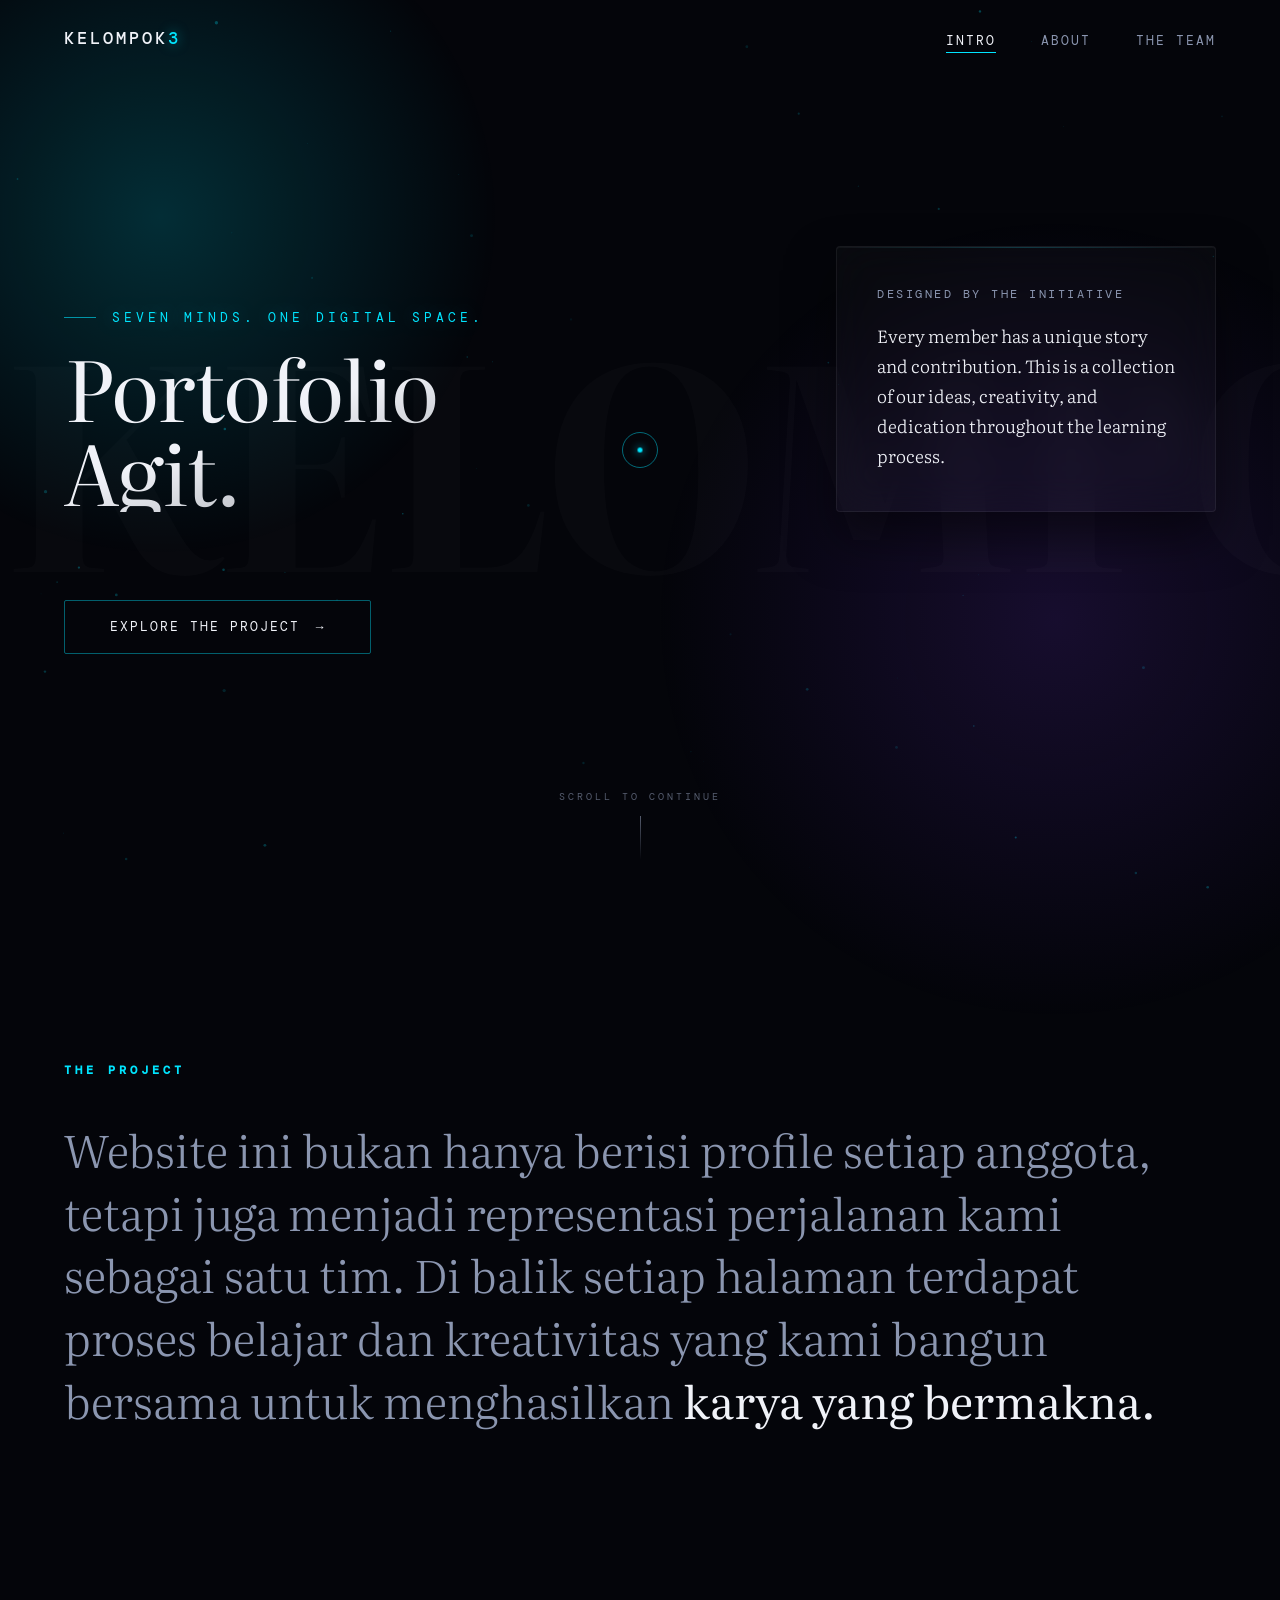
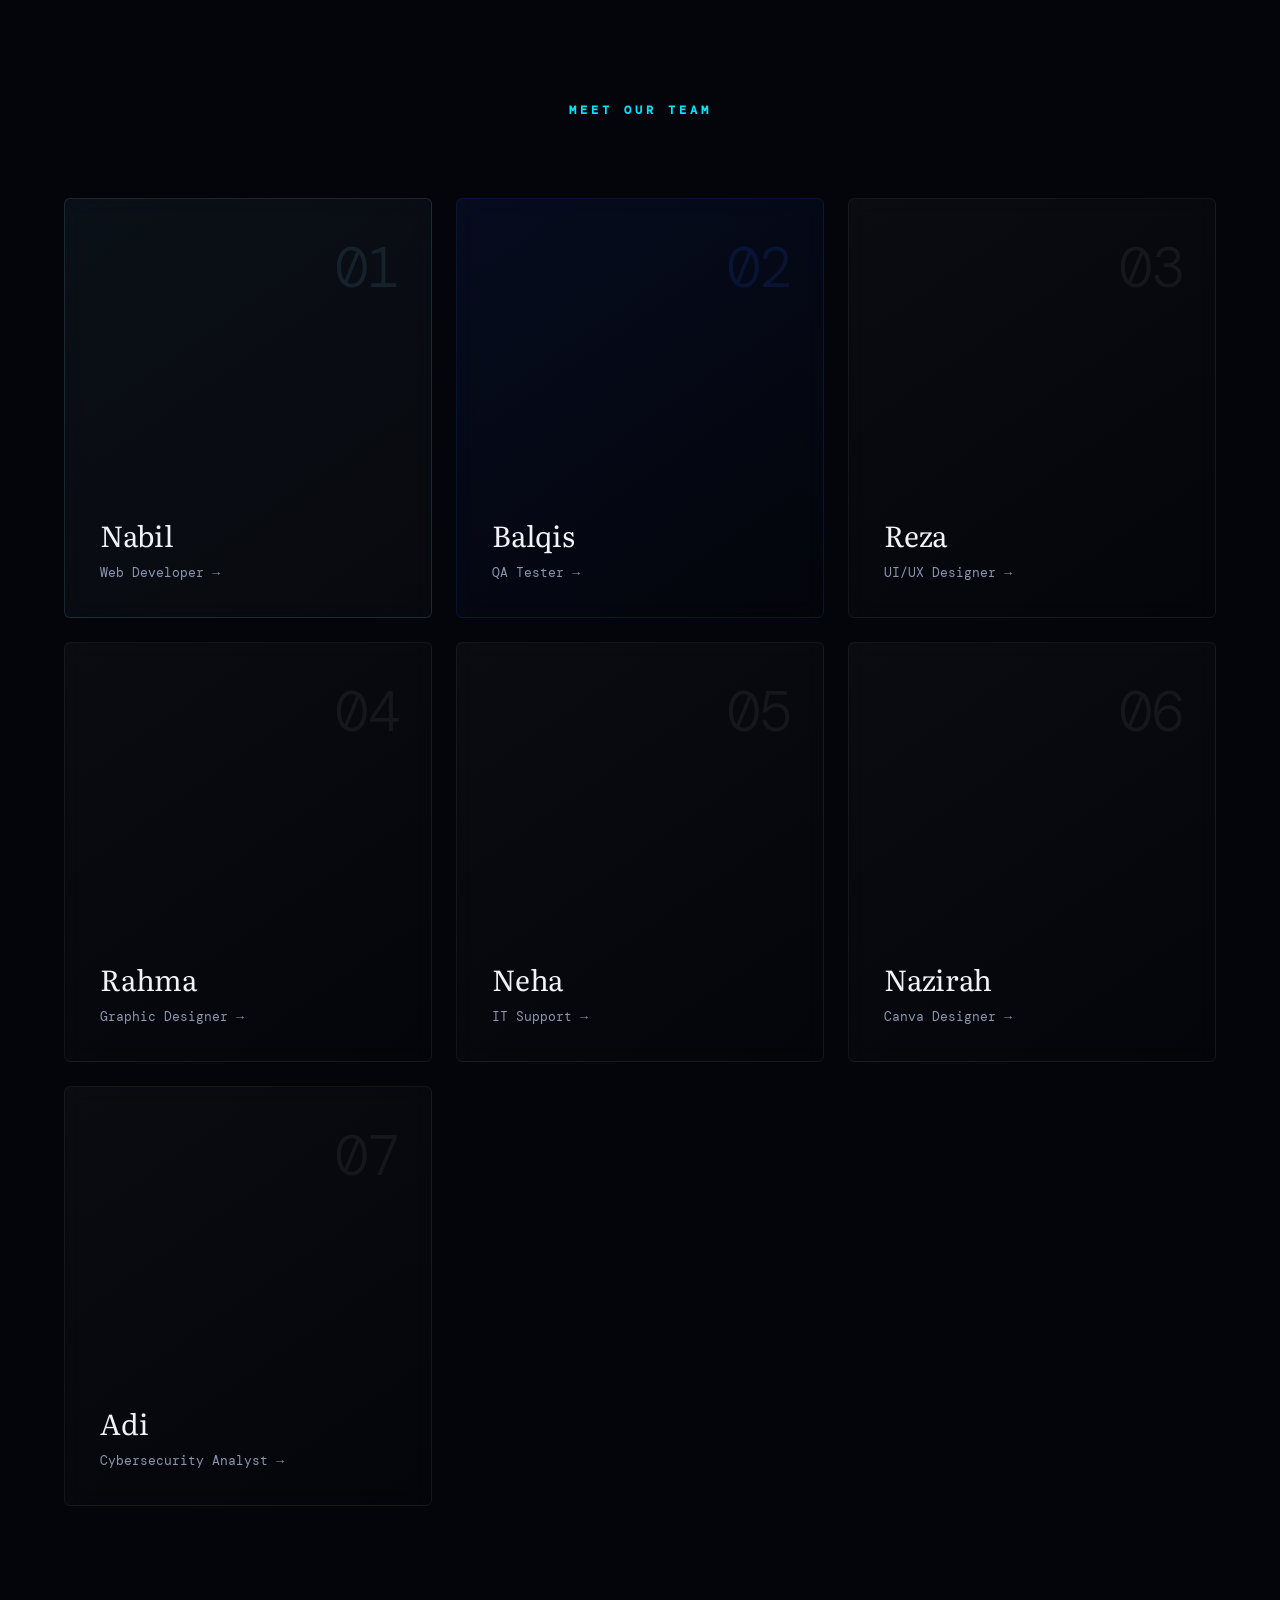
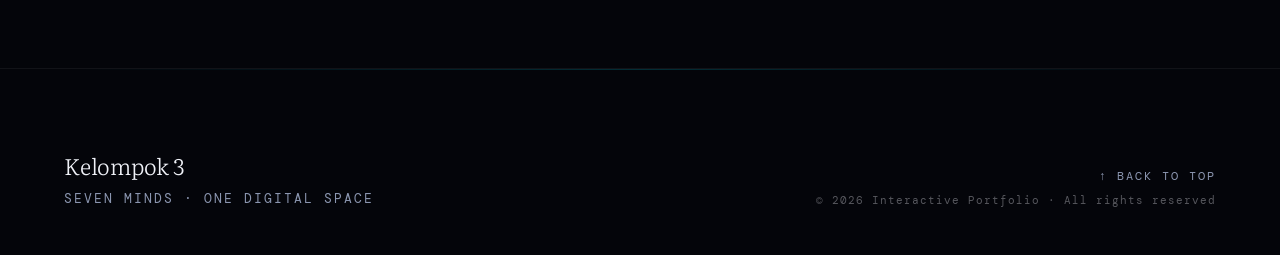
<file: cosmic project/frontend/index.html>
<!DOCTYPE html>
<html lang="en">
<head>
    <meta charset="UTF-8">
    <meta name="viewport" content="width=device-width, initial-scale=1.0">
    <title>Kelompok 3  Interactive Portfolio</title>
    <meta name="description" content="An interactive portfolio by seven students — featuring personal profiles, music, and synchronized lyrics. Seven minds. One digital space.">
    <meta property="og:title" content="Kelompok 3  Interactive Portfolio">
    <meta property="og:description" content="Seven minds. One digital space. Explore each member's identity, favorite music, and synchronized lyrics.">
    <meta property="og:type" content="website">

    <!-- Google Fonts: Literata & DM Mono -->
    <link rel="preconnect" href="https://fonts.googleapis.com">
    <link rel="preconnect" href="https://fonts.gstatic.com" crossorigin>
    <link href="https://fonts.googleapis.com/css2?family=DM+Mono:ital,wght@0,300;0,400;0,500&family=Literata:opsz,wght@7..72,200..900&display=swap" rel="stylesheet">

    <link rel="stylesheet" href="css/style.css">
</head>
<body>

    <!-- Particle Canvas (lightweight, JS-driven) -->
    <canvas id="particle-canvas" aria-hidden="true"></canvas>

    <!-- Custom Interactive Cursor -->
    <div class="cursor-dot" aria-hidden="true"></div>
    <div class="cursor-outline" aria-hidden="true"></div>

    <!-- Ambient Background Glows -->
    <div class="ambient-glow glow-cyan" aria-hidden="true"></div>
    <div class="ambient-glow glow-purple" aria-hidden="true"></div>

    <!-- Mobile Nav Overlay -->
    <div class="mobile-nav-overlay" id="mobile-nav" role="dialog" aria-label="Navigation menu" aria-hidden="true">
        <a href="#hero" class="mobile-nav-link">Intro</a>
        <a href="#about" class="mobile-nav-link">About</a>
        <a href="#team" class="mobile-nav-link">The Team</a>
    </div>

    <!-- Navigation -->
    <nav class="glass-nav" aria-label="Main navigation">
        <a href="#hero" class="nav-brand" aria-label="Kelompok 3 — Home">KELOMPOK<span>3</span></a>
        <ul class="nav-links" role="list">
            <li><a href="#hero">Intro</a></li>
            <li><a href="#about">About</a></li>
            <li><a href="#team">The Team</a></li>
        </ul>
        <button class="nav-toggle" id="nav-toggle" aria-label="Toggle navigation menu" aria-expanded="false" aria-controls="mobile-nav">
            <span class="bar"></span>
            <span class="bar"></span>
            <span class="bar"></span>
        </button>
    </nav>

    <!-- ================================================================
         HERO SECTION
    ================================================================ -->
    <header id="hero" class="hero-section">
        <!-- Giant background marquee typography -->
        <h1 class="hero-bg-text" aria-hidden="true">
            <div class="hero-bg-track">
                <span>KELOMPOK 3&nbsp;</span>
                <span>KELOMPOK 3&nbsp;</span>
            </div>
        </h1>

        <div class="hero-content">
            <div class="hero-main-text reveal-text">
                <p class="subtitle">SEVEN MINDS. ONE DIGITAL SPACE.</p>
                <h2>Portofolio<br>Agit.</h2>
            </div>

            <!-- Asymmetric glass detail panel -->
            <div class="hero-side-panel glass-panel reveal-fade">
                <p class="panel-title">DESIGNED BY THE INITIATIVE</p>
                <p class="panel-desc">Every member has a unique story and contribution. This is a collection of our ideas, creativity, and dedication throughout the learning process.</p>
            </div>

            <a href="#about" class="cta-button reveal-fade" id="cta-explore">
                <span>Explore the Project</span>
                <span class="btn-arrow" aria-hidden="true">→</span>
            </a>
        </div>

        <div class="scroll-indicator" aria-hidden="true">
            <span class="scroll-text">SCROLL TO CONTINUE</span>
            <div class="scroll-line"></div>
        </div>
    </header>

    <section id="about" class="about-section">
        <div class="about-container">
            <h3 class="section-heading reveal-text">The Project</h3>
            <p class="about-lead reveal-fade">
                Website ini bukan hanya berisi profile setiap anggota, tetapi juga menjadi representasi perjalanan kami sebagai satu tim.
                Di balik setiap halaman terdapat proses belajar dan kreativitas yang kami bangun bersama untuk menghasilkan
                <strong>karya yang bermakna.</strong>
            </p>
        </div>
    </section>

    <!-- ================================================================
         TEAM SECTION — Holographic Cards
    ================================================================ -->
    <section id="team" class="team-section">
        <h3 class="section-heading center-align reveal-text">Meet Our Team</h3>

        <div class="team-grid">

            <!-- Member 1 — Nabil (Active) -->
            <a href="members/nabil/nabil.html"
               class="holo-card tilt-element reveal-card card-nabil"
               aria-label="View Nabil's profile">
                <div class="card-border" aria-hidden="true"></div>
                <span class="member-num" aria-hidden="true">01</span>
                <div class="card-content">
                    <h4 class="member-name">Nabil</h4>
                    <p class="member-role">
                        Web Developer
                        <span class="role-arrow" aria-hidden="true">→</span>
                    </p>
                </div>
            </a>

            <!-- Member 2 — Balqis (Active) -->
            <a href="members/balqis freak/balqis.html"
               class="holo-card tilt-element reveal-card card-balqis"
               aria-label="View Balqis's profile">
                <div class="card-border" aria-hidden="true"></div>
                <span class="member-num" aria-hidden="true">02</span>
                <div class="card-content">
                    <h4 class="member-name">Balqis</h4>
                    <p class="member-role">QA Tester <span class="role-arrow" aria-hidden="true">→</span></p>
                </div>
            </a>

            <!-- Member 3 — Reza (Active) -->
            <a href="members/reza/reza.html"
               class="holo-card tilt-element reveal-card"
               aria-label="View Reza's profile">
                <div class="card-border" aria-hidden="true"></div>
                <span class="member-num" aria-hidden="true">03</span>
                <div class="card-content">
                    <h4 class="member-name">Reza</h4>
                    <p class="member-role">
                        UI/UX Designer
                        <span class="role-arrow" aria-hidden="true">→</span>
                    </p>
                </div>
            </a>

            <!-- Member 4 — Rahma (Active) -->
            <a href="members/rahma/rahma.html"
               class="holo-card tilt-element reveal-card"
               aria-label="View Rahma's profile">
                <div class="card-border" aria-hidden="true"></div>
                <span class="member-num" aria-hidden="true">04</span>
                <div class="card-content">
                    <h4 class="member-name">Rahma</h4>
                    <p class="member-role">
                        Graphic Designer
                        <span class="role-arrow" aria-hidden="true">→</span>
                    </p>
                </div>
            </a>

            <!-- Member 5 — Neha (Active) -->
            <a href="members/neha/neha.html"
               class="holo-card tilt-element reveal-card"
               aria-label="View Neha's profile">
                <div class="card-border" aria-hidden="true"></div>
                <span class="member-num" aria-hidden="true">05</span>
                <div class="card-content">
                    <h4 class="member-name">Neha</h4>
                    <p class="member-role">
                        IT Support
                        <span class="role-arrow" aria-hidden="true">→</span>
                    </p>
                </div>
            </a>

            <!-- Member 6 — Nazirah (Active) -->
            <a href="members/nazirah/nazirah.html"
               class="holo-card tilt-element reveal-card"
               aria-label="View Nazirah's profile">
                <div class="card-border" aria-hidden="true"></div>
                <span class="member-num" aria-hidden="true">06</span>
                <div class="card-content">
                    <h4 class="member-name">Nazirah</h4>
                    <p class="member-role">
                        Canva Designer
                        <span class="role-arrow" aria-hidden="true">→</span>
                    </p>
                </div>
            </a>

            <!-- Member 7 — Adi (Active) -->
            <a href="members/adi/adi.html"
               class="holo-card tilt-element reveal-card"
               aria-label="View Adi's profile">
                <div class="card-border" aria-hidden="true"></div>
                <span class="member-num" aria-hidden="true">07</span>
                <div class="card-content">
                    <h4 class="member-name">Adi</h4>
                    <p class="member-role">
                        Cybersecurity Analyst
                        <span class="role-arrow" aria-hidden="true">→</span>
                    </p>
                </div>
            </a>

        </div>
    </section>

    <!-- ================================================================
         FOOTER
    ================================================================ -->
    <footer class="site-footer reveal-fade">
        <div class="footer-brand">
            <strong>Kelompok 3</strong>
            SEVEN MINDS · ONE DIGITAL SPACE
        </div>
        <div class="footer-right">
            <a href="#hero" class="back-to-top" aria-label="Back to top">
                ↑ Back to top
            </a>
            <p class="footer-copy">© 2026 Interactive Portfolio · All rights reserved</p>
        </div>
    </footer>

    <script src="java script/script.js"></script>
</body>
</html>
</file>
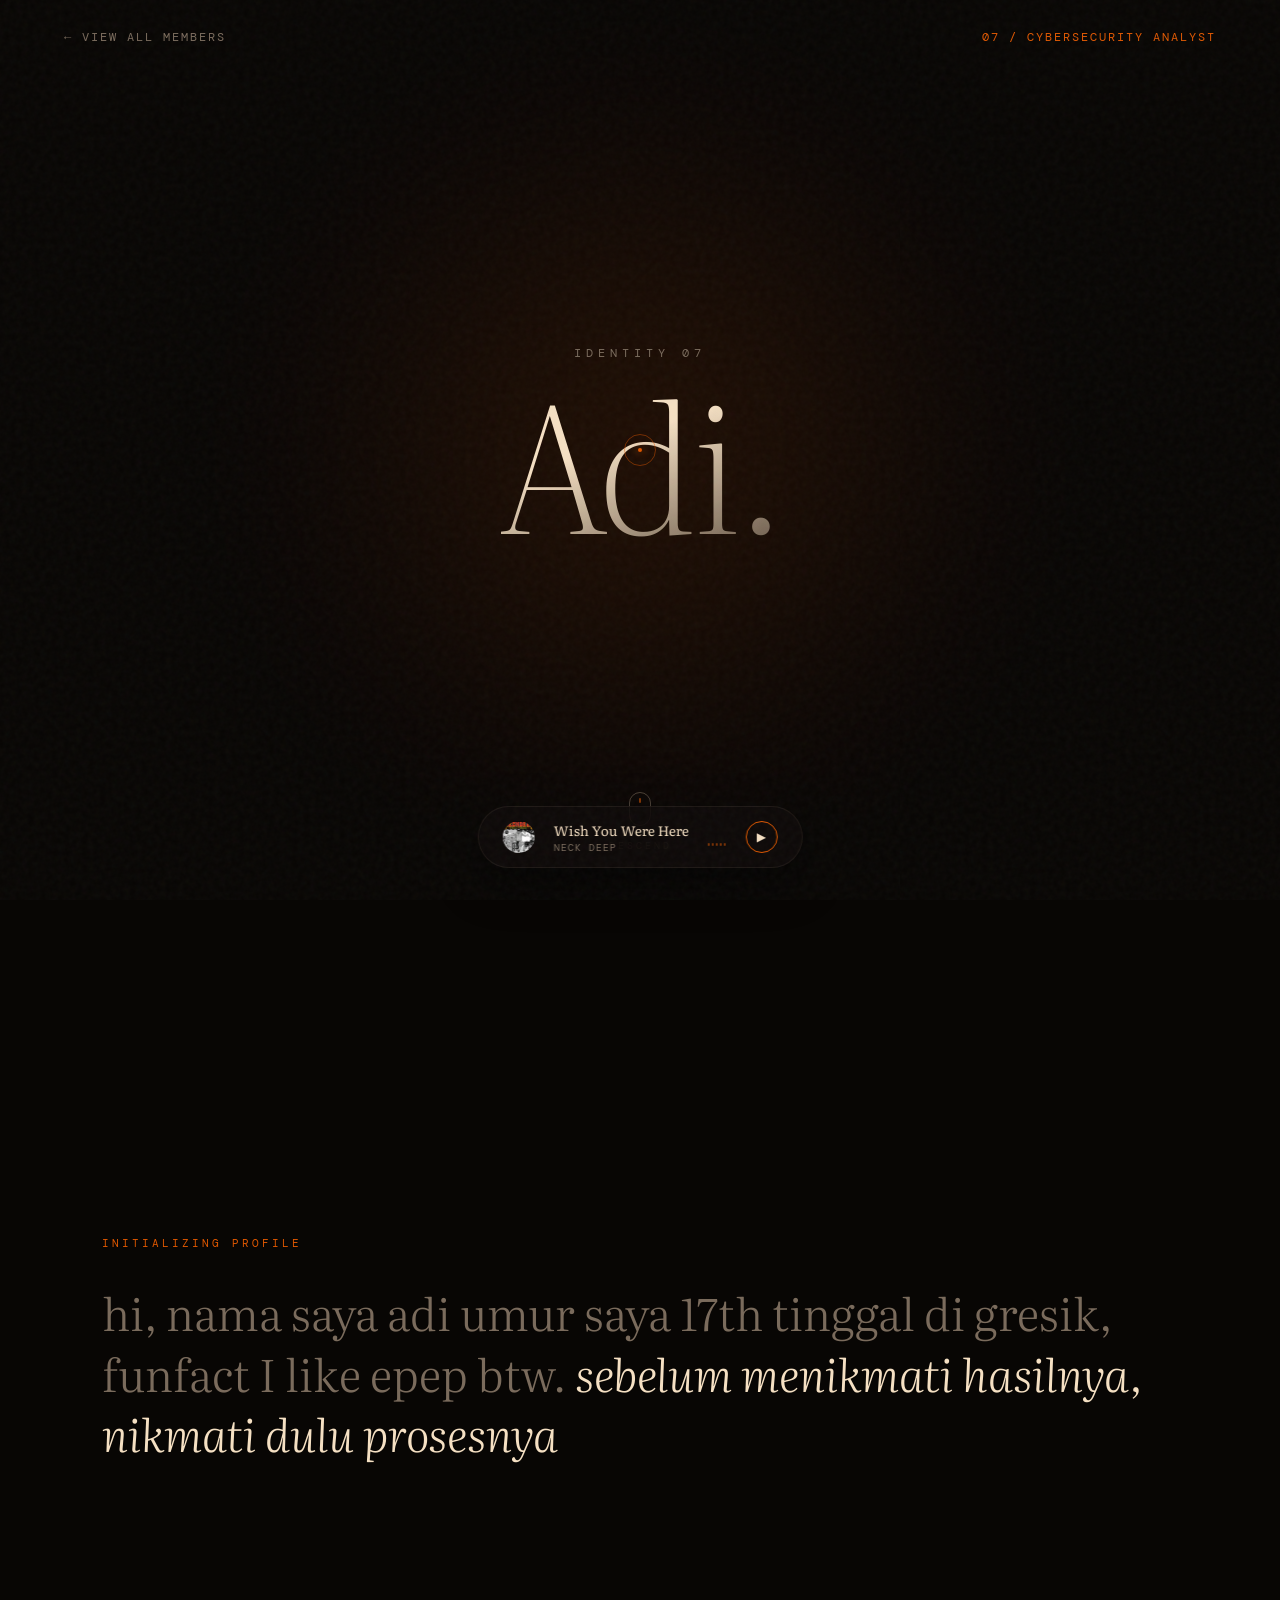
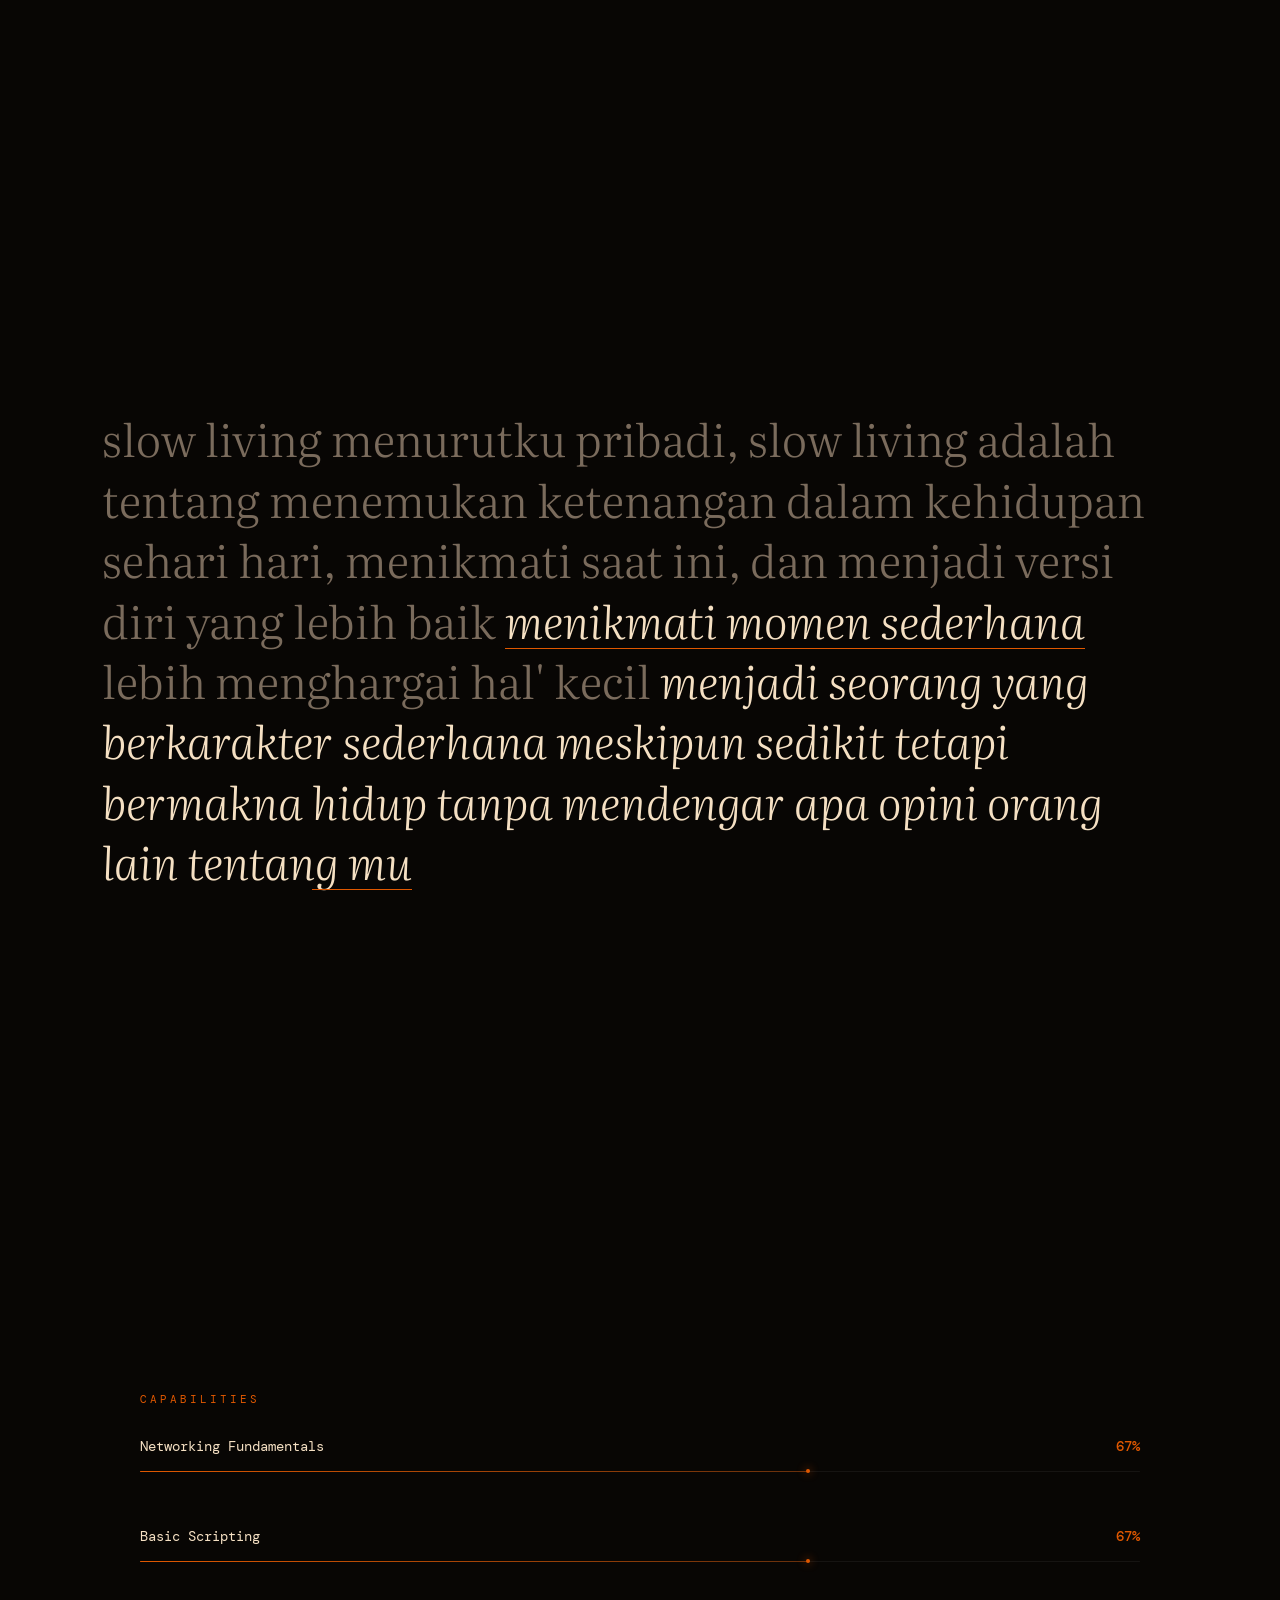
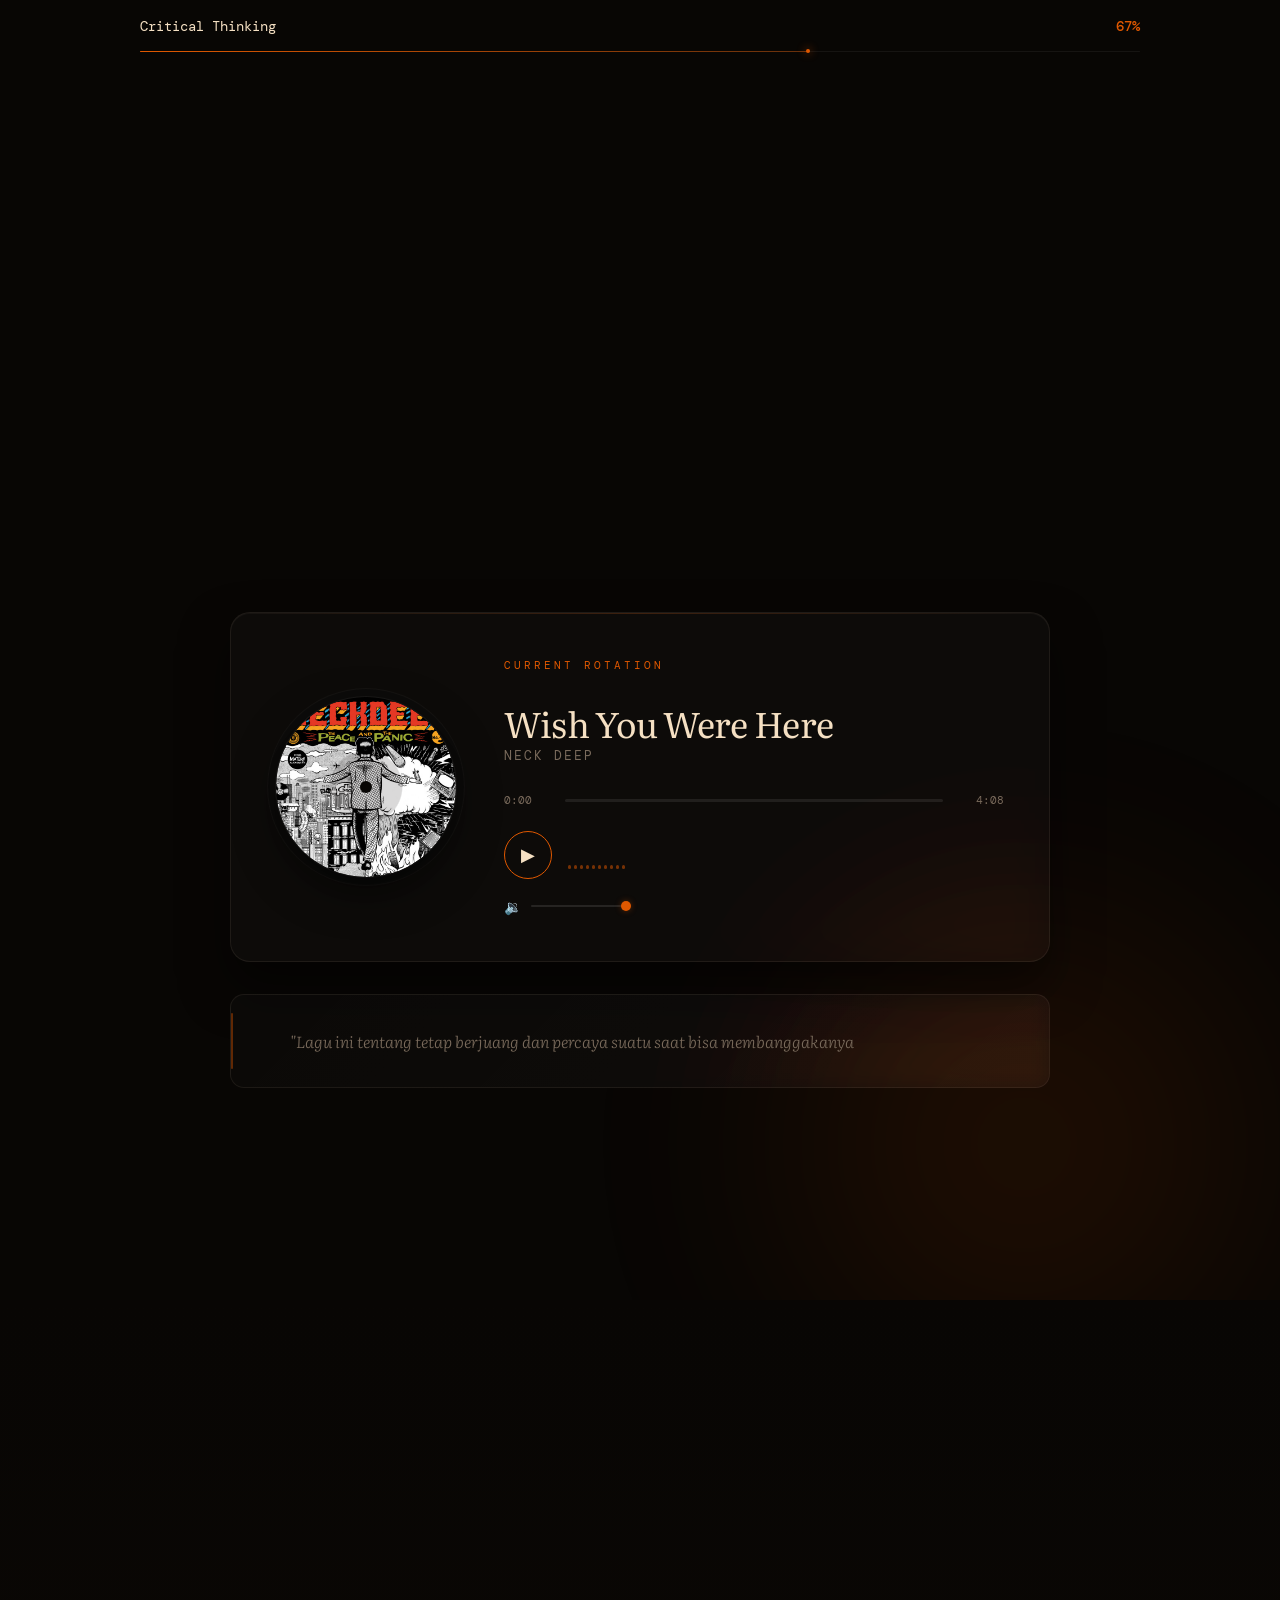
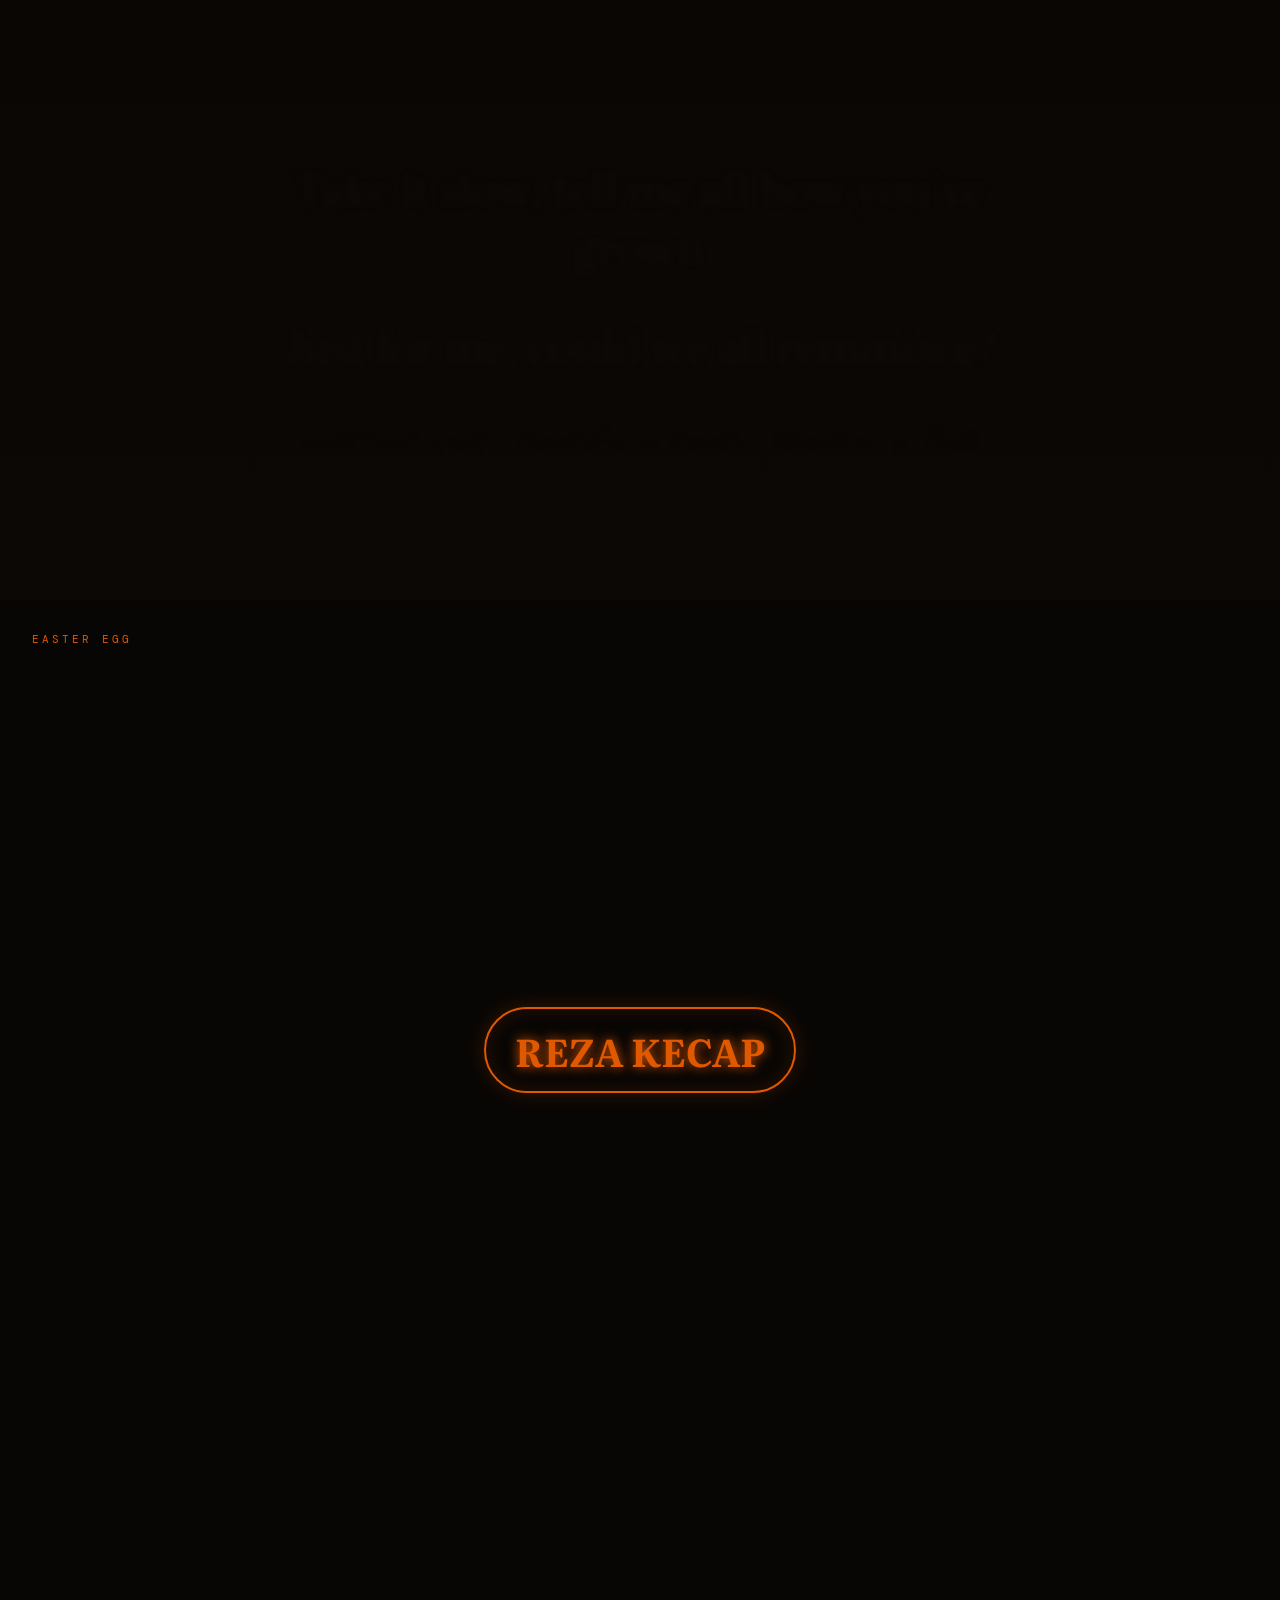
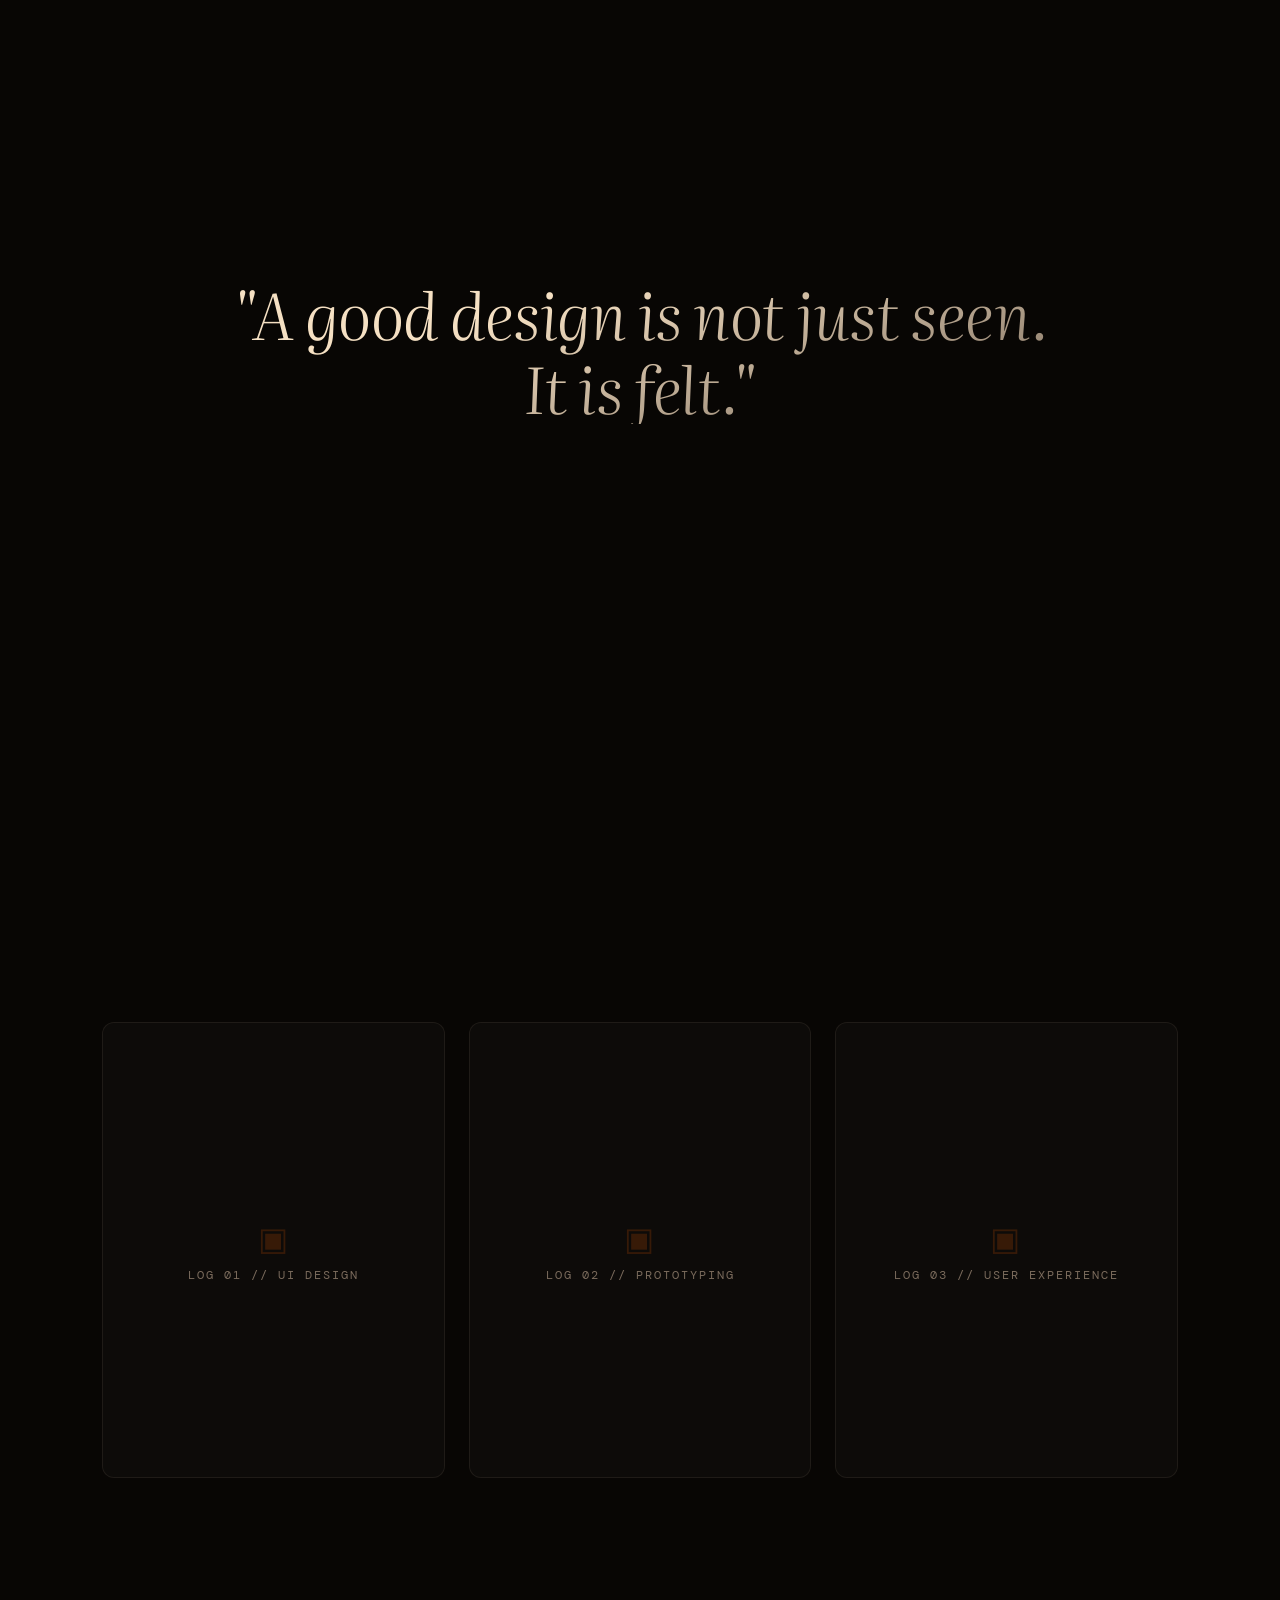
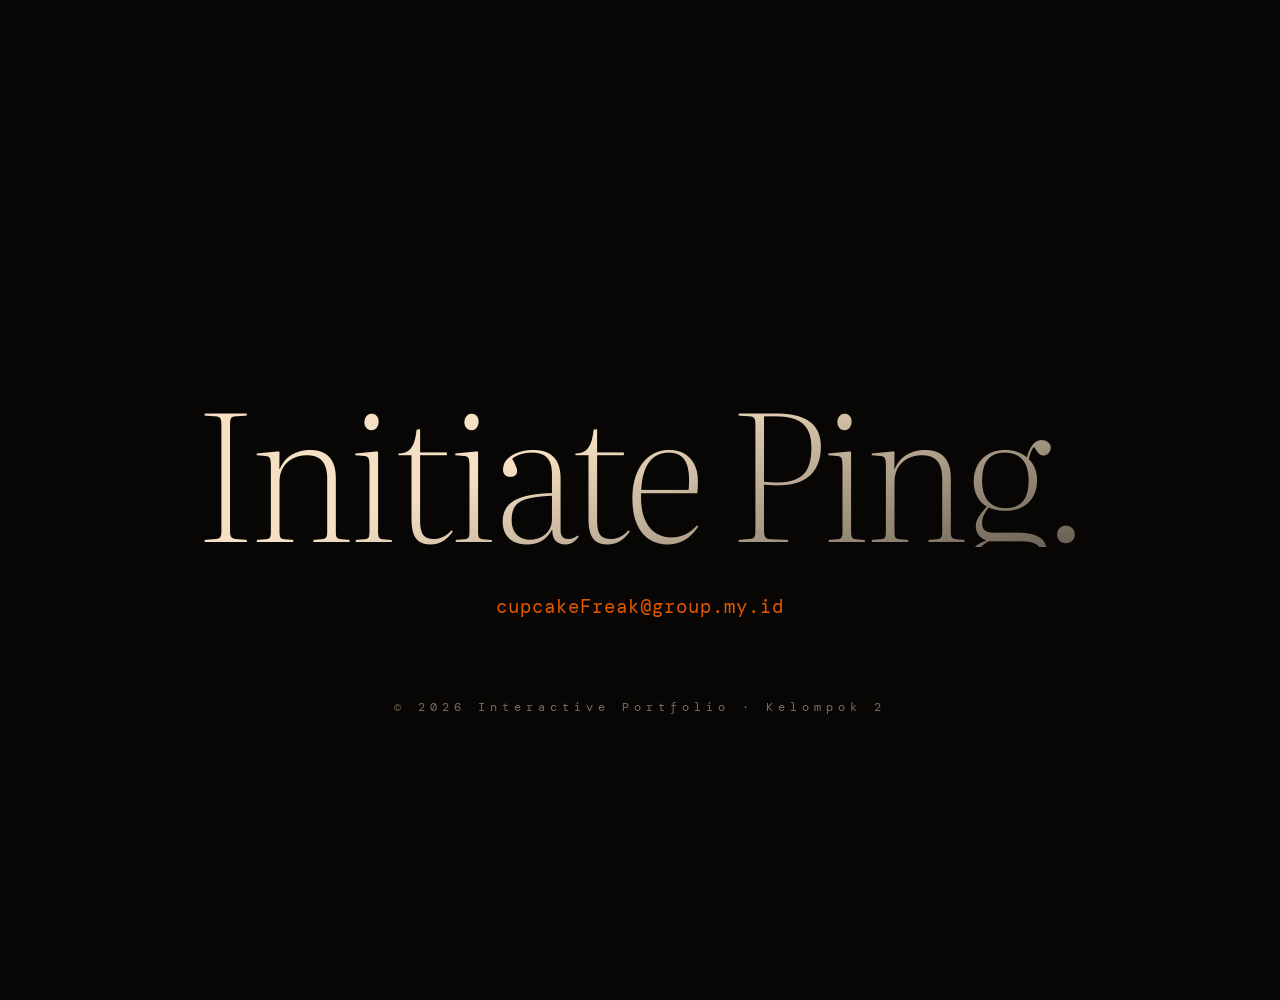
<file: cosmic project/frontend/members/adi/adi.html>
<!DOCTYPE html>
<html lang="en">
<head>
    <meta charset="UTF-8">
    <meta name="viewport" content="width=device-width, initial-scale=1.0">
    <title>Adi — Identity | Kelompok 2 Portfolio</title>
    <meta name="description" content="Adi — UI/UX Designer. Personal profile featuring biography, skills, favorite song with synchronized lyrics, and more.">

    <link rel="preconnect" href="https://fonts.googleapis.com">
    <link rel="preconnect" href="https://fonts.gstatic.com" crossorigin>
    <link href="https://fonts.googleapis.com/css2?family=DM+Mono:wght@300;400;500&family=Literata:ital,opsz,wght@0,7..72,200..900;1,7..72,200..900&display=swap" rel="stylesheet">

    <link rel="stylesheet" href="css/style.css">
</head>
<body>

    <!-- Cinematic Noise Overlay -->
    <div class="noise-overlay" aria-hidden="true"></div>

    <!-- Custom Cursor -->
    <div class="cursor-dot" aria-hidden="true"></div>
    <div class="cursor-ring" aria-hidden="true"></div>

    <!-- Navigation -->
    <nav class="profile-nav" aria-label="Member page navigation">
        <a href="../../index.html" class="back-link" aria-label="Back to all members">← View All Members</a>
        <span class="nav-id" aria-label="Identity number 07, UI/UX Designer">07 / Cybersecurity Analyst</span>
    </nav>

    <!-- ================================================================
         STICKY MINI-PLAYER (shown when scrolling past song section)
    ================================================================ -->
    <div class="mini-player" id="mini-player" aria-label="Now playing — mini player" aria-live="polite">
        <img src="assets/images/neck deep.jpg" alt="Wish You Were Here cover art" class="mini-cover" id="mini-cover">
        <div class="mini-info">
            <span class="mini-title"> Wish You Were Here</span>
            <span class="mini-artist">Neck Deep</span>
        </div>
        <div class="mini-waveform" id="mini-waveform">
            <div class="bar"></div>
            <div class="bar"></div>
            <div class="bar"></div>
            <div class="bar"></div>
            <div class="bar"></div>
        </div>
        <button class="mini-play-btn" id="mini-play-btn" aria-label="Play / Pause">▶</button>
    </div>

    <main>

        <!-- ================================================================
             1. HERO
        ================================================================ -->
        <section class="fullscreen-section hero-section" id="section-hero">
            <div class="ambient-gradient hero-glow" aria-hidden="true"></div>

            <div class="hero-content">
                <p class="hero-mono fade-up">IDENTITY 07</p>
                <h1 class="hero-title fade-up" style="--delay: 0.1s">Adi.</h1>
                <p class="hero-subtitle fade-up" style="--delay: 0.2s"></p>
            </div>

            <div class="scroll-indicator fade-up" style="--delay: 0.5s" aria-hidden="true">
                <div class="mouse-icon">
                    <div class="wheel"></div>
                </div>
                <span>Descend</span>
            </div>
        </section>

        <!-- ================================================================
             1.5. INTRODUCTION
        ================================================================ -->
        <section class="fullscreen-section intro-section">
            <div class="story-container">
                <p class="section-label fade-up">INITIALIZING PROFILE</p>
                <h2 class="story-text fade-up" style="--delay: 0.2s">
                    hi, nama saya adi umur saya 17th tinggal di gresik, funfact I like epep btw.
                    <span class="highlight">sebelum menikmati hasilnya, nikmati dulu prosesnya</span>
                </h2>
            </div>
        </section>

        <!-- ================================================================
             2. ABOUT ME — Story
        ================================================================ -->
        <section class="fullscreen-section story-section">
            <div class="story-container">
                <h2 class="story-text text-reveal">
                    slow living menurutku pribadi, slow living adalah tentang menemukan ketenangan 
                    dalam kehidupan sehari hari, menikmati saat ini, dan menjadi versi diri yang lebih baik
                    <span class="highlight"> menikmati momen sederhana </span> lebih menghargai hal' kecil
                    <span class="highlight">menjadi seorang yang berkarakter sederhana </span>
                    <span class="highlight">meskipun sedikit tetapi bermakna </span>
                     <span class="highlight">hidup tanpa mendengar apa opini orang lain tentang mu </span>
                </h2>
            </div>
        </section>

        <!-- ================================================================
             3. SKILLS
        ================================================================ -->
        <section class="fullscreen-section skills-section">
            <div class="skills-container">
                <p class="section-label">CAPABILITIES</p>

                <div class="skill-row">
                    <div class="skill-info">
                        <span class="skill-name">Networking Fundamentals</span>
                        <span class="skill-pct">67%</span>
                    </div>
                    <div class="skill-track">
                        <div class="skill-fill" data-target="67%"></div>
                    </div>
                </div>

                <div class="skill-row">
                    <div class="skill-info">
                        <span class="skill-name">Basic Scripting</span>
                        <span class="skill-pct">67%</span>
                    </div>
                    <div class="skill-track">
                        <div class="skill-fill" data-target="67%"></div>
                    </div>
                </div>

                <div class="skill-row">
                    <div class="skill-info">
                        <span class="skill-name">Critical Thinking</span>
                        <span class="skill-pct">67%</span>
                    </div>
                    <div class="skill-track">
                        <div class="skill-fill" data-target="67%"></div>
                    </div>
                </div>
            </div>
        </section>

        <!-- ================================================================
             4. FAVORITE SONG — Music Player
        ================================================================ -->
        <section class="fullscreen-section song-section" id="song-section">
            <div class="ambient-gradient song-glow" aria-hidden="true"></div>

            <div class="song-showcase-wrapper">

                <div class="audio-player-container" id="audio-player-container">
                    <!-- Hidden audio element -->
                    <audio id="bgm-audio" src="assets/music/Wish You Were Here.mp3" preload="metadata"></audio>

                    <!-- Vinyl Album Art -->
                    <div class="album-art" id="album-art" role="img" aria-label="Album cover: Terima Kasih by Rebelion Rose">
                        <img src="assets/images/neck deep.jpg" alt="Wish You Were Here — Neck Deep album cover" class="cover-img" id="cover-img">
                    </div>

                    <!-- Song Details & Controls -->
                    <div class="song-details">
                        <p class="section-label">CURRENT ROTATION</p>
                        <h3 class="song-title">Wish You Were Here</h3>
                        <p class="song-artist">Neck Deep</p>

                        <!-- Progress Bar -->
                        <div class="progress-wrapper" role="group" aria-label="Song progress">
                            <span class="time-label time-current" id="time-current" aria-live="off">0:00</span>
                            <div class="progress-track"
                                 id="progress-track"
                                 role="slider"
                                 aria-label="Song position"
                                 aria-valuemin="0"
                                 aria-valuemax="100"
                                 aria-valuenow="0"
                                 tabindex="0">
                                <div class="progress-fill" id="progress-fill">
                                    <div class="progress-thumb"></div>
                                </div>
                            </div>
                            <span class="time-label time-end" id="time-end" aria-live="off">0:00</span>
                        </div>

                        <!-- Play button + Equalizer -->
                        <div class="player-controls">
                            <button class="play-btn" id="play-btn" aria-label="Play Terima Kasih by Rebelion Rose">
                                <span class="play-icon" aria-hidden="true">▶</span>
                                <span class="pause-icon" aria-hidden="true">⏸</span>
                            </button>

                            <div class="waveform" id="waveform" aria-hidden="true">
                                <div class="bar"></div>
                                <div class="bar"></div>
                                <div class="bar"></div>
                                <div class="bar"></div>
                                <div class="bar"></div>
                                <div class="bar"></div>
                                <div class="bar"></div>
                                <div class="bar"></div>
                                <div class="bar"></div>
                                <div class="bar"></div>
                            </div>
                        </div>

                        <!-- Volume -->
                        <div class="volume-row" role="group" aria-label="Volume control">
                            <span class="volume-icon" id="volume-icon" aria-hidden="true">🔉</span>
                            <input
                                type="range"
                                class="volume-slider"
                                id="volume-slider"
                                min="0"
                                max="1"
                                step="0.02"
                                value="1"
                                aria-label="Volume"
                            >
                        </div>
                    </div>
                </div>

                <!-- Song Description -->
                <div class="song-description-box fade-up" style="--delay: 0.3s">
                    <p>
                        "Lagu ini tentang tetap berjuang dan percaya suatu saat bisa membanggakanya
                    </p>
                </div>

            </div>
        </section>

        <!-- ================================================================
             5. LYRICS EXPERIENCE (Auto-Sync)
        ================================================================ -->
        <section class="fullscreen-section lyrics-section" id="lyrics-section">
            <div class="lyrics-wrapper">
                <div class="lyrics-container" id="lyrics-container" aria-live="polite" aria-atomic="false">
                    <!-- Lyrics injected by JavaScript from .lrc file -->
                </div>
            </div>
        </section>

        <!-- ================================================================
             6. DVD LOGO EASTER EGG
        ================================================================ -->
        <section class="fullscreen-section dvd-section" id="dvd-container">
            <p class="section-label absolute-label">EASTER EGG</p>
            <div id="dvd-logo" aria-hidden="true">REZA KECAP</div>
        </section>

        <!-- ================================================================
             7. FAVORITE QUOTE
        ================================================================ -->
        <section class="fullscreen-section quote-section">
            <h2 class="massive-quote fade-up">
                "A good design is not just seen.<br>It is felt."
            </h2>
        </section>

        <!-- ================================================================
             8. GALLERY
        ================================================================ -->
        <section class="fullscreen-section gallery-section">
            <div class="gallery-grid">
                <div class="gallery-item fade-up">
                    <div class="img-placeholder">LOG 01 // UI DESIGN</div>
                </div>
                <div class="gallery-item fade-up" style="--delay: 0.1s">
                    <div class="img-placeholder">LOG 02 // PROTOTYPING</div>
                </div>
                <div class="gallery-item fade-up" style="--delay: 0.2s">
                    <div class="img-placeholder">LOG 03 // USER EXPERIENCE</div>
                </div>
            </div>
        </section>

        <!-- ================================================================
             9. CONTACT
        ================================================================ -->
        <section class="fullscreen-section contact-section">
            <div class="contact-content">
                <h2 class="hero-title fade-up">Initiate Ping.</h2>
                <a href="mailto:cupcakeFreak@group.my.id"
                   class="magnetic-btn fade-up"
                   style="--delay: 0.2s"
                   aria-label="Send email to Nabil">
                    cupcakeFreak@group.my.id
                </a>
                <div class="footer-bottom">
                    <p class="hero-mono">© 2026 Interactive Portfolio · Kelompok 2</p>
                </div>
            </div>
        </section>

    </main>

    <script src="java script/script.js"></script>
</body>
</html>
</file>
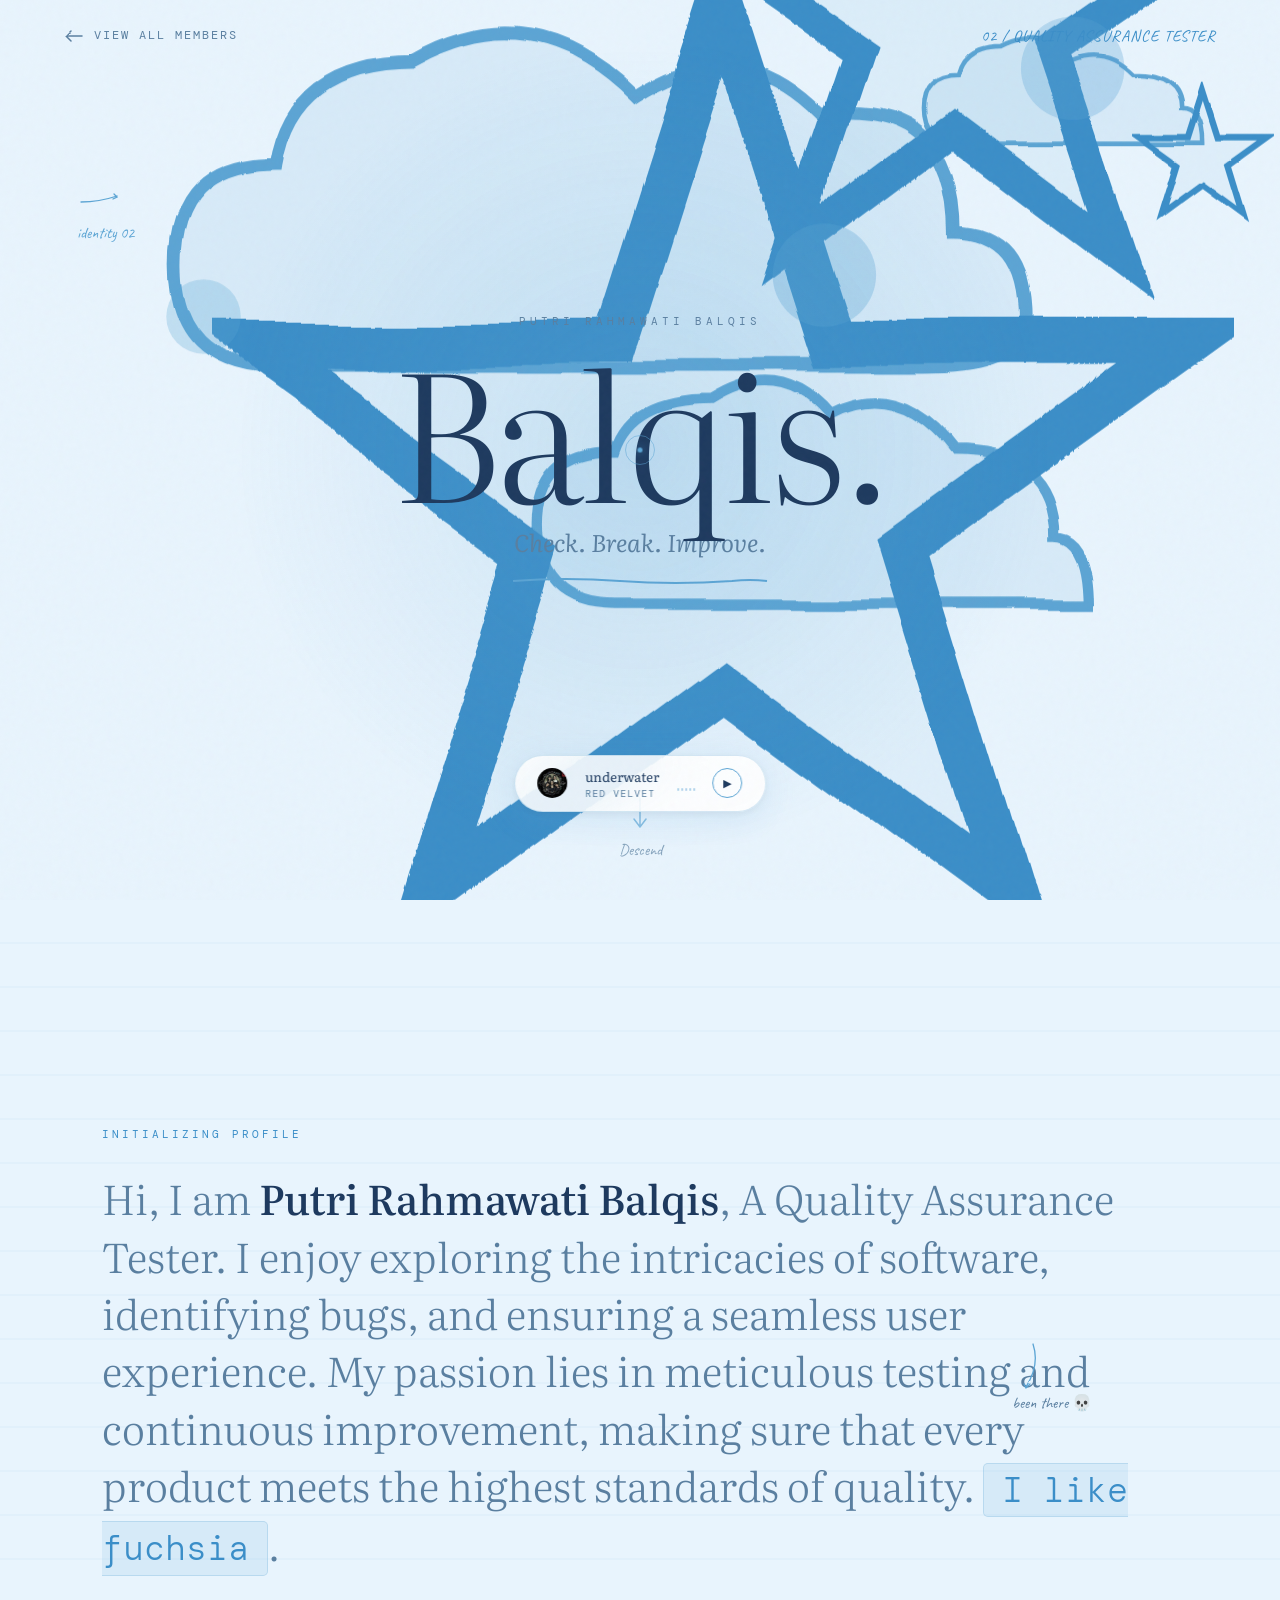
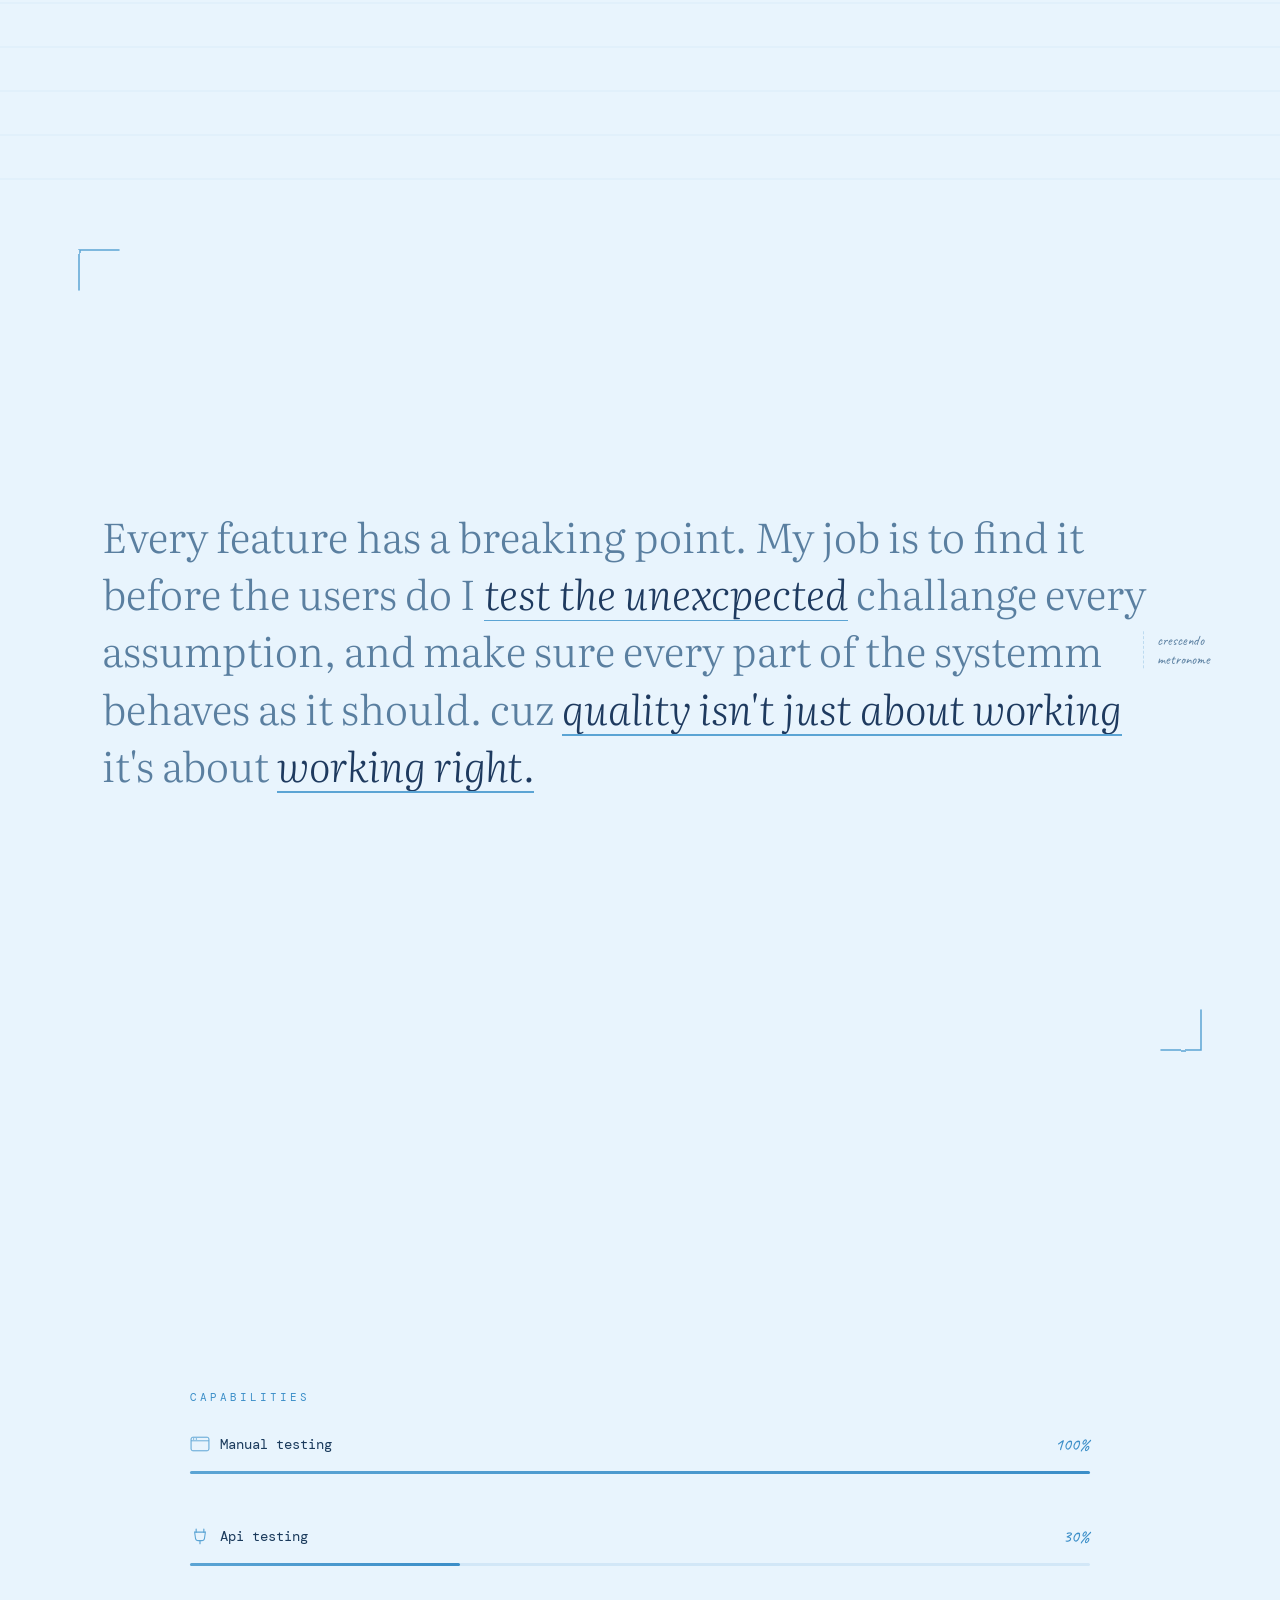
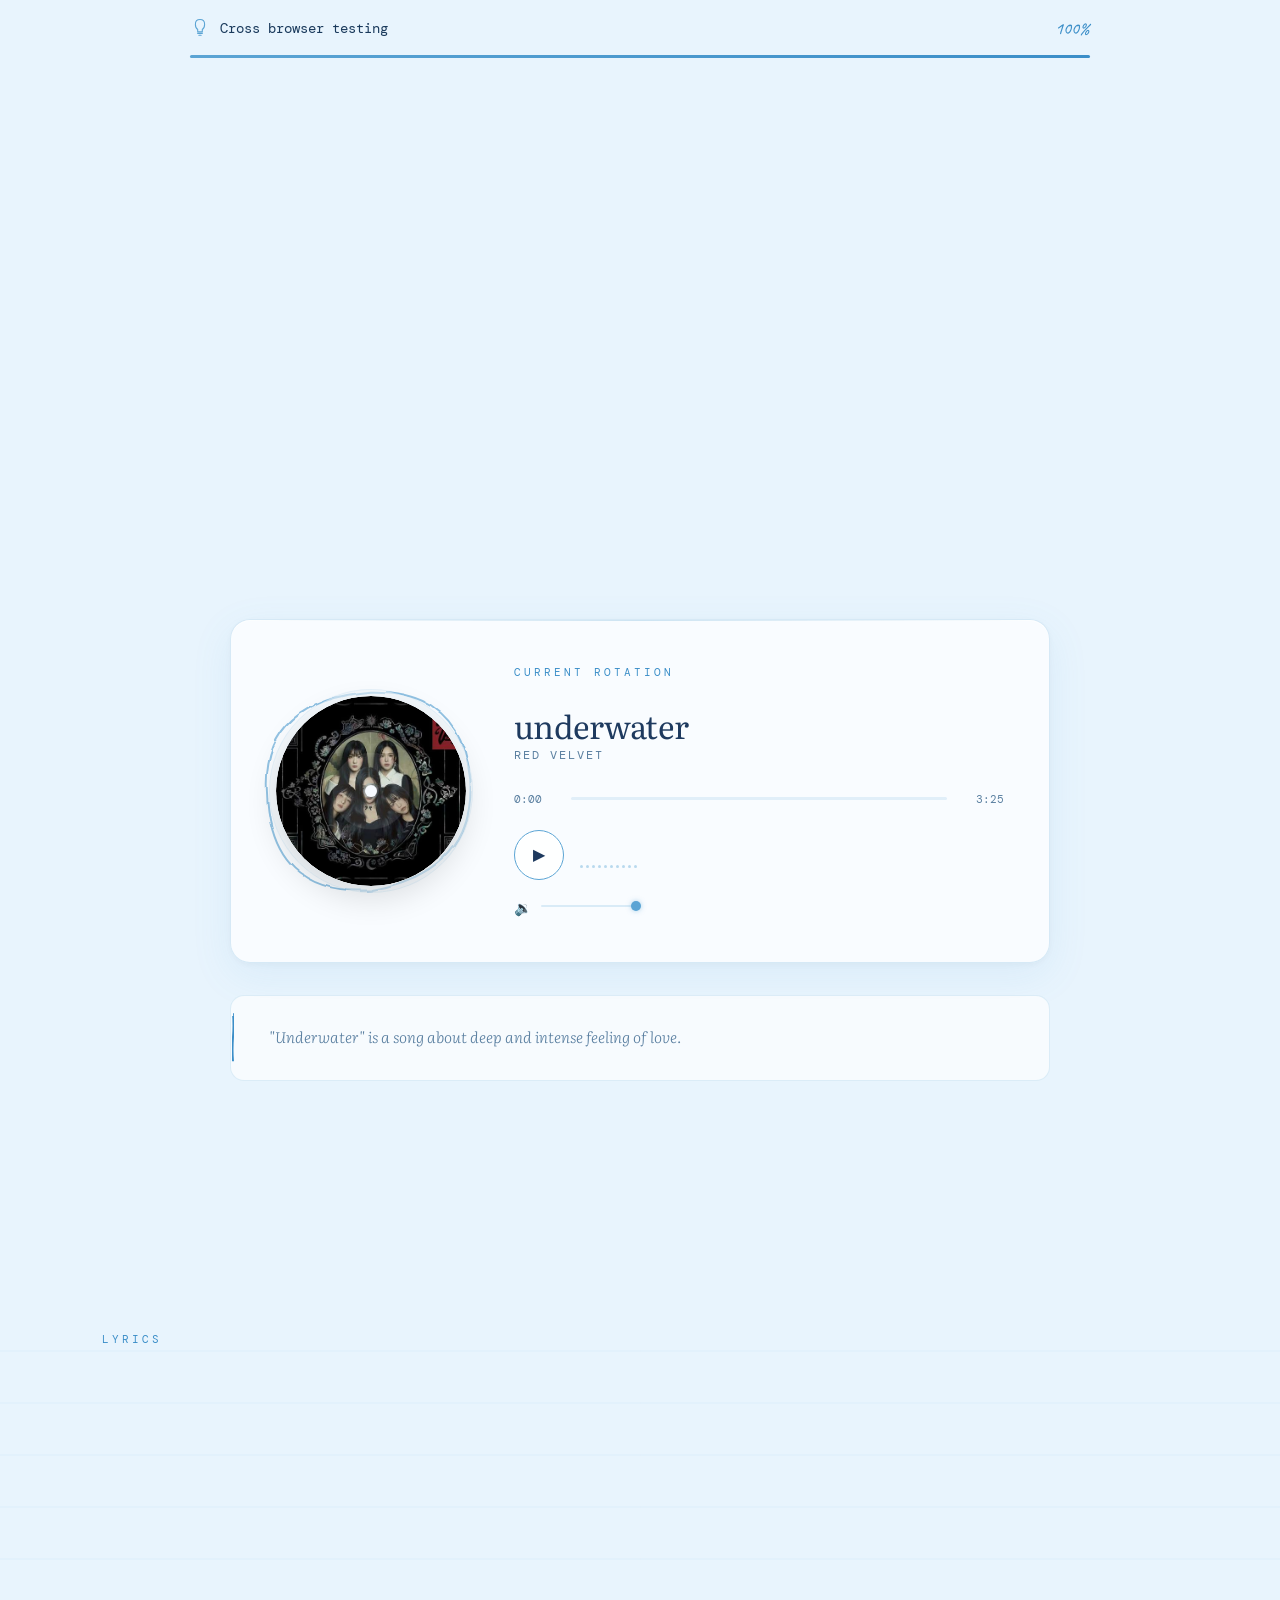
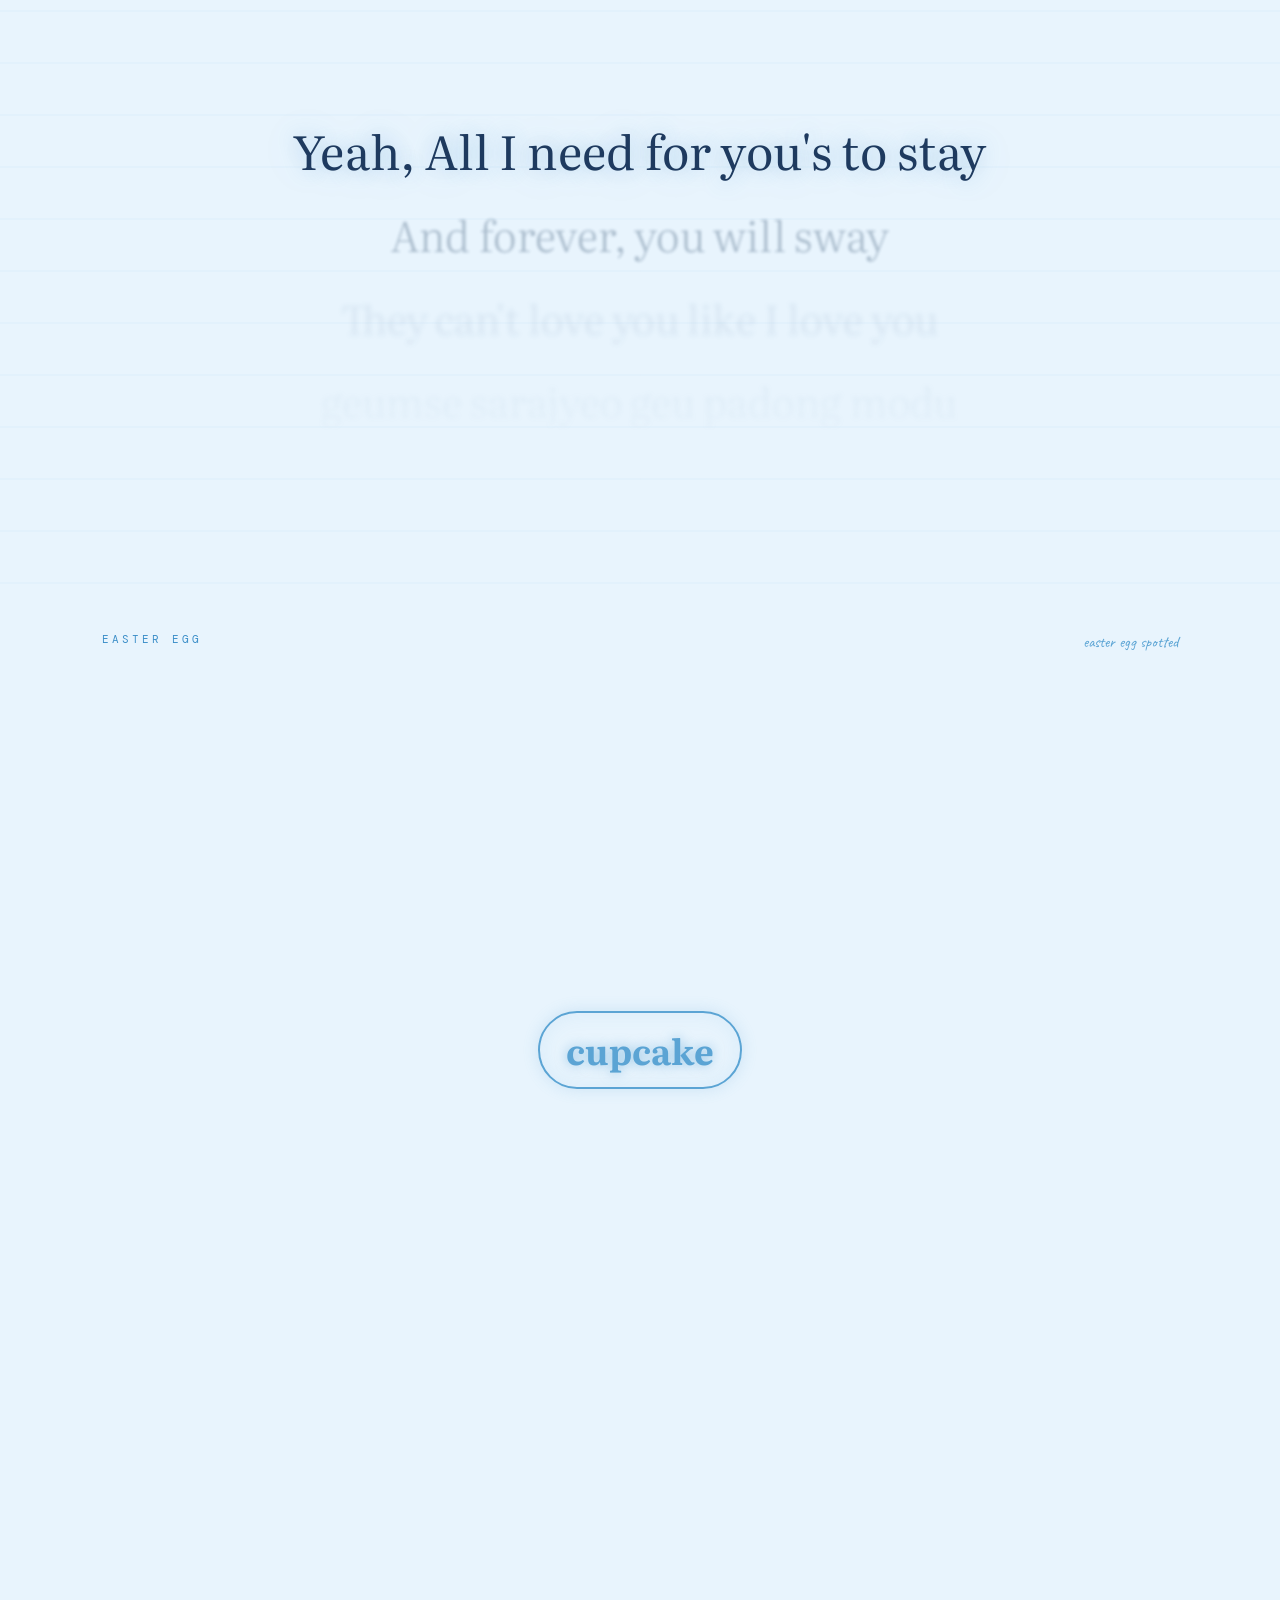
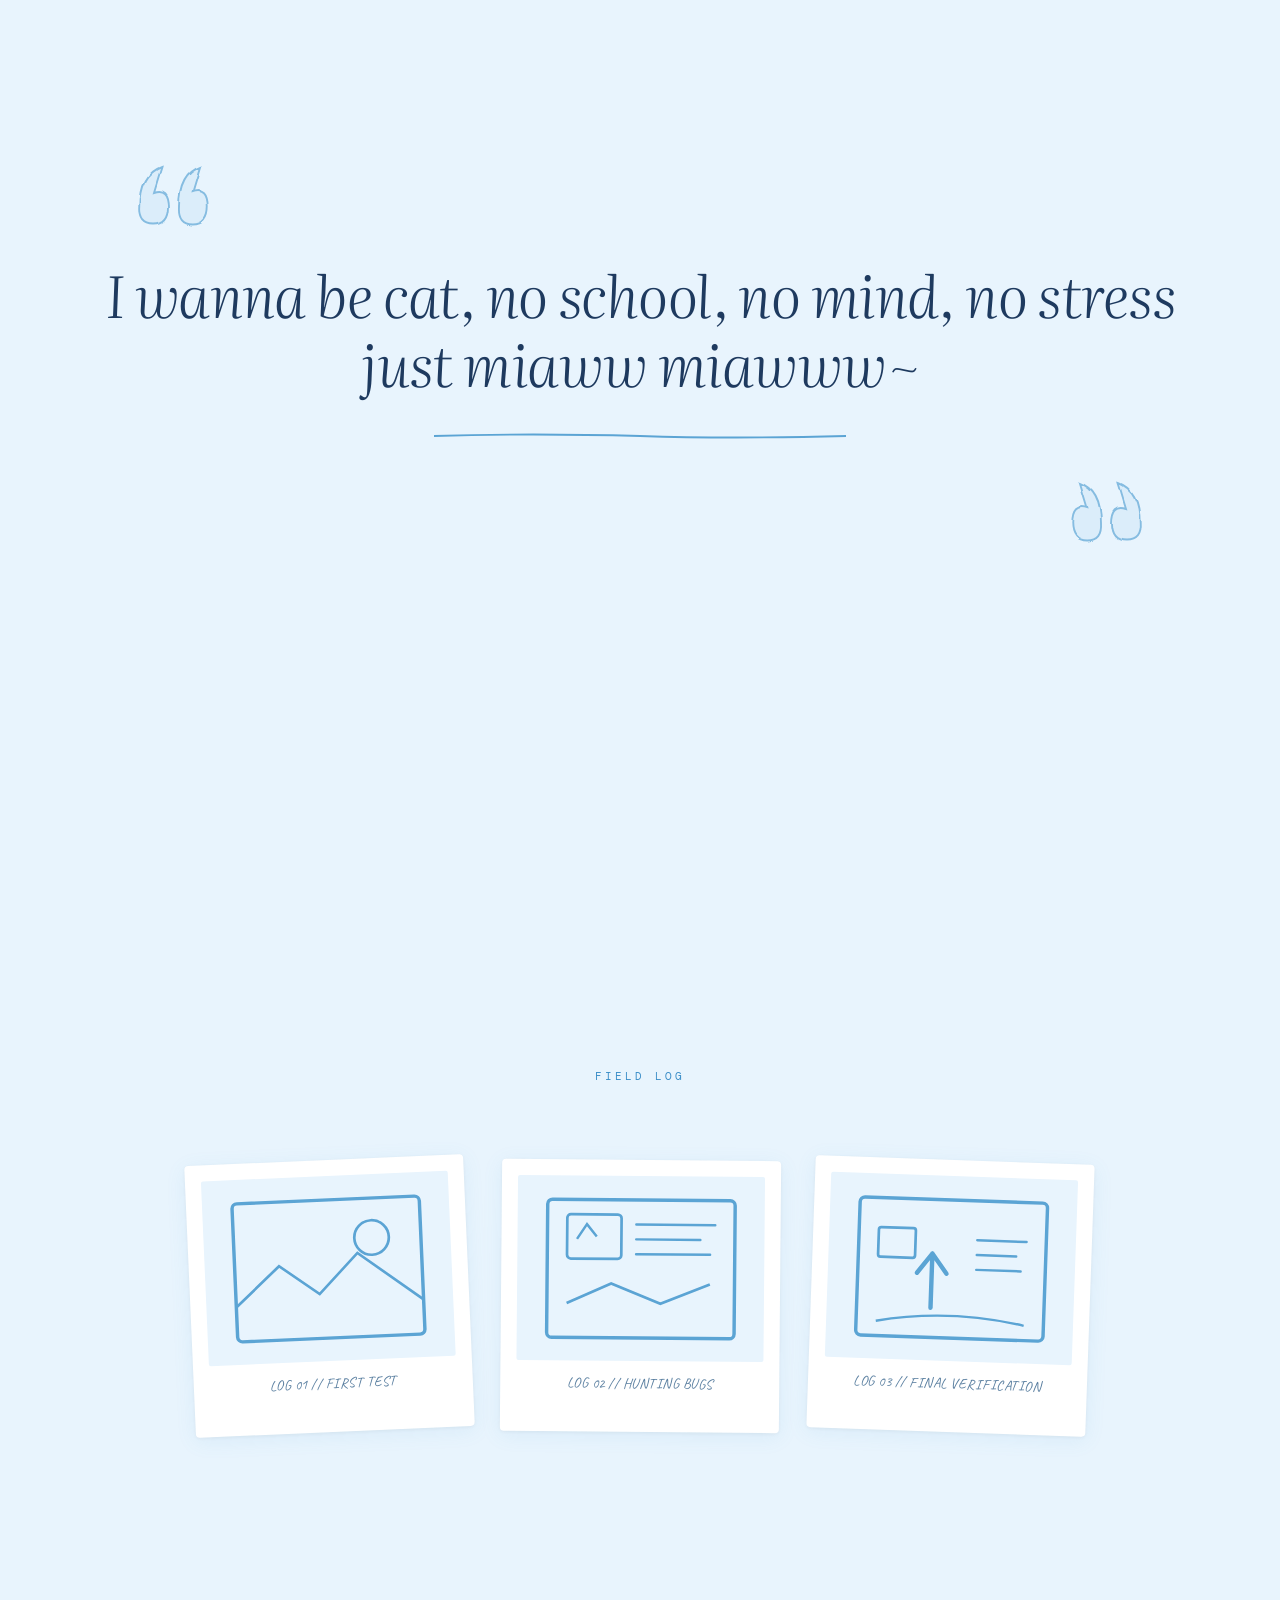
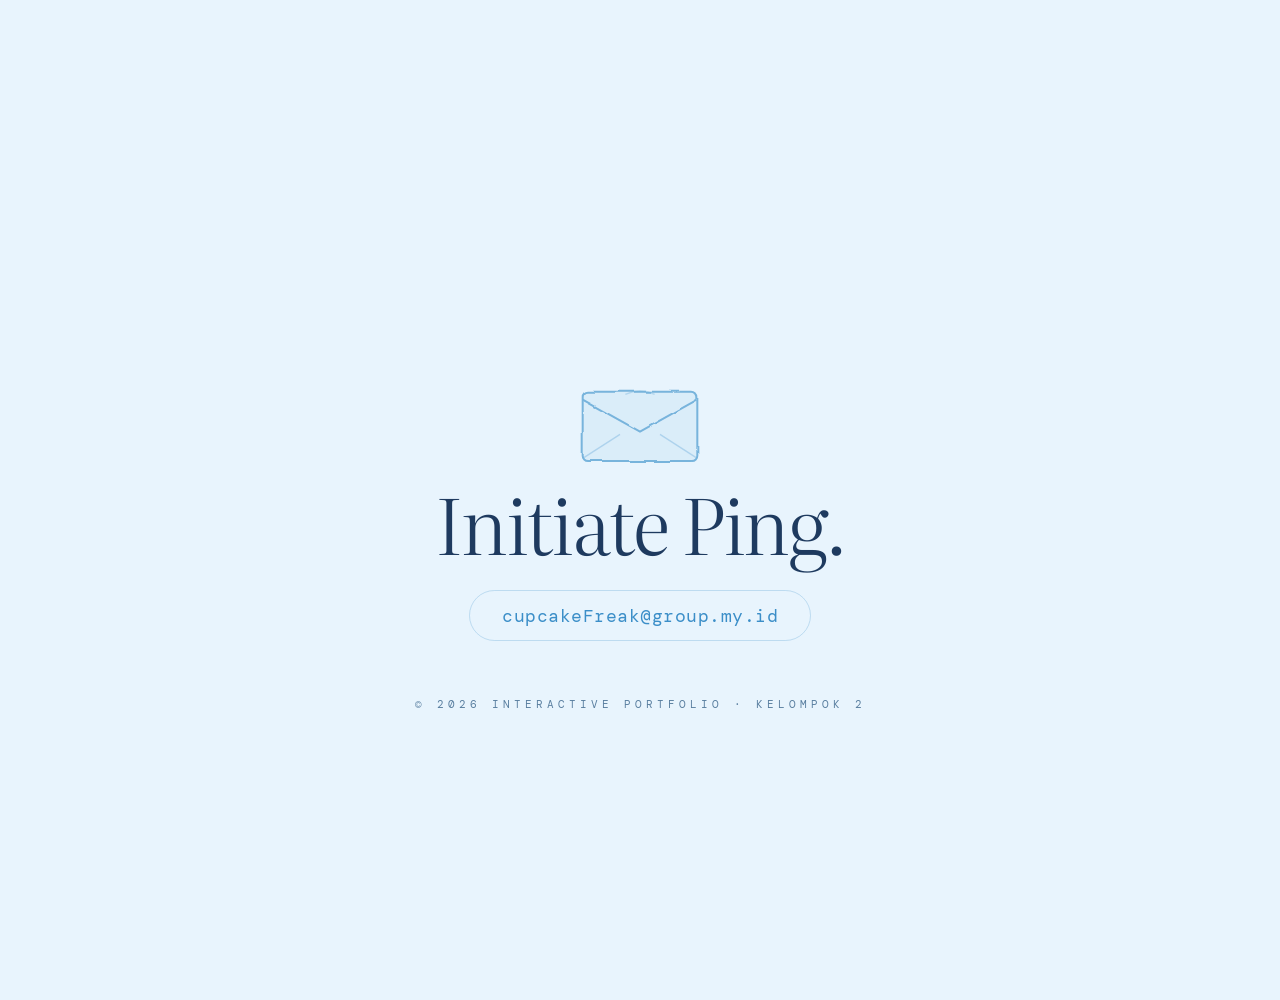
<file: cosmic project/frontend/members/balqis freak/balqis.html>
<!DOCTYPE html>
<html lang="en">
<head>
  <meta charset="UTF-8">
  <meta name="viewport" content="width=device-width, initial-scale=1.0">
  <title>Balqis — Sketchbook | Kelompok 2 Portfolio</title>
  <meta name="description" content="Putri Rahmawati Balqis — Quality Assurance Tester. An interactive doodle-inspired personal portfolio and storytelling experience.">

  <link rel="preconnect" href="https://fonts.googleapis.com">
  <link rel="preconnect" href="https://fonts.gstatic.com" crossorigin>
  <link href="https://fonts.googleapis.com/css2?family=Caveat:wght@400;500;600;700&family=DM+Mono:ital,wght@0,300;0,400;0,500&family=Literata:ital,opsz,wght@0,7..72,200..900;1,7..72,200..900&display=swap" rel="stylesheet">

  <link rel="stylesheet" href="css/style.css">
</head>
<body>

  <!-- ================================================================
       SVG Filter Definitions (hand-drawn effects)
  ================================================================ -->
  <svg class="svg-defs" aria-hidden="true">
    <defs>
      <filter id="rough-border" x="-8%" y="-8%" width="116%" height="116%">
        <feTurbulence type="fractalNoise" baseFrequency="0.035" numOctaves="3" seed="2" result="turbulence"/>
        <feDisplacementMap in="SourceGraphic" in2="turbulence" scale="3.5" xChannelSelector="R" yChannelSelector="G"/>
      </filter>
      <filter id="rough-line" x="-5%" y="-25%" width="110%" height="150%">
        <feTurbulence type="fractalNoise" baseFrequency="0.065" numOctaves="2" seed="9" result="turbulence"/>
        <feDisplacementMap in="SourceGraphic" in2="turbulence" scale="2" xChannelSelector="R" yChannelSelector="G"/>
      </filter>
    </defs>
  </svg>

  <!-- Paper Texture Overlay -->
  <div class="paper-overlay" aria-hidden="true"></div>

  <!-- Custom Cursor -->
  <div class="cursor-dot" aria-hidden="true"></div>
  <div class="cursor-ring" aria-hidden="true"></div>

  <!-- Navigation -->
  <nav class="profile-nav" aria-label="Member page navigation">
    <a href="../../index.html" class="back-link" aria-label="Back to all members">
      <svg width="20" height="12" viewBox="0 0 20 12" fill="none" aria-hidden="true" class="back-arrow-svg">
        <path d="M18 6H2M2 6L7 1M2 6L7 11" stroke="currentColor" stroke-width="1.5" stroke-linecap="round" stroke-linejoin="round" filter="url(#rough-line)"/>
      </svg>
      View All Members
    </a>
    <span class="nav-id" aria-label="Identity 02, Quality Assurance Tester">02 / QUALITY ASSURANCE TESTER</span>
  </nav>

  <!-- ================================================================
       Scroll Progress Bar (from Horizon Hero technique)
  ================================================================ -->
  <div class="scroll-bar-wrap" id="scroll-bar" aria-hidden="true">
    <span class="scroll-bar-label">SCROLL</span>
    <div class="scroll-bar-track">
      <div class="scroll-bar-fill" id="scroll-fill"></div>
    </div>
    <span class="scroll-bar-counter" id="scroll-counter">01 / 10</span>
  </div>

  <!-- Sticky Mini-Player -->
  <div class="mini-player" id="mini-player" aria-label="Now playing — mini player" aria-live="polite">
    <img src="assets/images/underwater.jpg" alt="Underwater cover art" class="mini-cover" id="mini-cover">
    <div class="mini-info">
      <span class="mini-title">underwater</span>
      <span class="mini-artist">red velvet</span>
    </div>
    <div class="mini-waveform" id="mini-waveform">
      <div class="bar"></div>
      <div class="bar"></div>
      <div class="bar"></div>
      <div class="bar"></div>
      <div class="bar"></div>
    </div>
    <button class="mini-play-btn" id="mini-play-btn" aria-label="Play / Pause">▶</button>
  </div>

  <!-- ================================================================
       Parallax Doodle Background Layers
       Three depth layers — slow / mid / fast
       (adapted from Horizon Hero mountain parallax technique)
  ================================================================ -->
  <div class="doodle-parallax" aria-hidden="true">

    <!-- Layer 1: Slow (clouds — furthest depth) -->
    <div class="doodle-layer doodle-layer--slow">
      <svg class="dp-el dp-cloud" style="--dx:7vw;--dy:14vh;" viewBox="0 0 140 68" fill="none">
        <path d="M22 52 Q10 52 10 40 Q10 28 22 28 Q24 16 38 16 Q52 8 64 20 Q76 12 86 22 Q102 20 102 36 Q110 36 110 46 Q110 52 98 52Z" stroke="var(--blue-primary)" stroke-width="1.5" fill="var(--blue-pale)" filter="url(#rough-line)"/>
      </svg>
      <svg class="dp-el dp-cloud dp-cloud--sm" style="--dx:70vw;--dy:22vh;" viewBox="0 0 110 54" fill="none">
        <path d="M18 42 Q8 42 8 32 Q8 22 18 22 Q20 14 30 14 Q42 8 50 18 Q60 14 68 22 Q82 22 82 32 Q88 32 88 42 Q88 42 76 42Z" stroke="var(--blue-primary)" stroke-width="1.3" fill="var(--blue-pale)" filter="url(#rough-line)"/>
      </svg>
      <svg class="dp-el dp-cloud dp-cloud--sm" style="--dx:38vw;--dy:55vh;" viewBox="0 0 92 46" fill="none">
        <path d="M15 36 Q6 36 6 27 Q6 18 15 18 Q17 12 26 12 Q34 7 40 14 Q48 10 54 18 Q66 18 66 28 Q70 28 70 36 Q70 36 60 36Z" stroke="var(--blue-primary)" stroke-width="1.2" fill="var(--blue-pale)" filter="url(#rough-line)"/>
      </svg>
    </div>

    <!-- Layer 2: Mid (stars — middle depth) -->
    <div class="doodle-layer doodle-layer--mid">
      <svg class="dp-el dp-star" style="--dx:13vw;--dy:60vh;" viewBox="0 0 36 36" fill="none">
        <path d="M18 2L21.5 13H33L24 19.5L27.5 31L18 24L8.5 31L12 19.5L3 13H14.5Z" stroke="var(--blue-bright)" stroke-width="1.5" fill="rgba(91,164,212,0.07)" filter="url(#rough-line)"/>
      </svg>
      <svg class="dp-el dp-star dp-star--sm" style="--dx:83vw;--dy:38vh;" viewBox="0 0 24 24" fill="none">
        <path d="M12 2L14.5 9H22L15.5 13.5L18 21L12 16.5L6 21L8.5 13.5L2 9H9.5Z" stroke="var(--blue-bright)" stroke-width="1.2" fill="rgba(91,164,212,0.09)" filter="url(#rough-line)"/>
      </svg>
      <svg class="dp-el dp-star" style="--dx:88vw;--dy:76vh;" viewBox="0 0 36 36" fill="none">
        <path d="M18 2L21.5 13H33L24 19.5L27.5 31L18 24L8.5 31L12 19.5L3 13H14.5Z" stroke="var(--blue-bright)" stroke-width="1.5" fill="rgba(91,164,212,0.07)" filter="url(#rough-line)"/>
      </svg>
      <svg class="dp-el dp-star dp-star--sm" style="--dx:50vw;--dy:32vh;" viewBox="0 0 24 24" fill="none">
        <path d="M12 2L14.5 9H22L15.5 13.5L18 21L12 16.5L6 21L8.5 13.5L2 9H9.5Z" stroke="var(--blue-bright)" stroke-width="1.2" fill="rgba(91,164,212,0.09)" filter="url(#rough-line)"/>
      </svg>
    </div>

    <!-- Layer 3: Fast (dots, squiggles — closest depth) -->
    <div class="doodle-layer doodle-layer--fast">
      <svg class="dp-el dp-dots" style="--dx:3vw;--dy:30vh;" viewBox="0 0 60 60" fill="none">
        <circle cx="10" cy="10" r="2.5" fill="var(--blue-primary)" opacity="0.35"/>
        <circle cx="28" cy="6" r="1.8" fill="var(--blue-primary)" opacity="0.25"/>
        <circle cx="46" cy="18" r="2.5" fill="var(--blue-primary)" opacity="0.35"/>
        <circle cx="15" cy="36" r="1.8" fill="var(--blue-primary)" opacity="0.22"/>
        <circle cx="50" cy="42" r="2.5" fill="var(--blue-primary)" opacity="0.3"/>
        <circle cx="8" cy="54" r="1.8" fill="var(--blue-primary)" opacity="0.28"/>
        <circle cx="38" cy="52" r="2.5" fill="var(--blue-primary)" opacity="0.32"/>
      </svg>
      <svg class="dp-el dp-dots" style="--dx:87vw;--dy:60vh;" viewBox="0 0 50 50" fill="none">
        <circle cx="8" cy="8" r="2" fill="var(--blue-primary)" opacity="0.3"/>
        <circle cx="26" cy="4" r="1.5" fill="var(--blue-primary)" opacity="0.22"/>
        <circle cx="42" cy="16" r="2" fill="var(--blue-primary)" opacity="0.3"/>
        <circle cx="18" cy="36" r="1.5" fill="var(--blue-primary)" opacity="0.2"/>
        <circle cx="40" cy="44" r="2" fill="var(--blue-primary)" opacity="0.28"/>
      </svg>
      <svg class="dp-el dp-squiggle" style="--dx:63vw;--dy:19vh;" viewBox="0 0 100 24" fill="none">
        <path d="M4 12 Q14 4 24 12 Q34 20 44 12 Q54 4 64 12 Q74 20 84 12 Q92 6 98 12" stroke="var(--blue-primary)" stroke-width="1.5" fill="none" opacity="0.32" filter="url(#rough-line)"/>
      </svg>
      <svg class="dp-el dp-squiggle" style="--dx:4vw;--dy:78vh;" viewBox="0 0 80 20" fill="none">
        <path d="M3 10 Q11 3 20 10 Q28 17 37 10 Q46 3 54 10 Q62 17 70 10 Q75 5 78 10" stroke="var(--blue-primary)" stroke-width="1.3" fill="none" opacity="0.28" filter="url(#rough-line)"/>
      </svg>
    </div>

  </div><!-- /.doodle-parallax -->

  <main>

    <!-- ================================================================
         1. HERO
    ================================================================ -->
    <section class="fullscreen-section hero-section" id="section-hero">
      <div class="hero-ambient" aria-hidden="true"></div>

      <!-- Handwritten annotation — top left -->
      <div class="doodle-annot hero-annot" aria-hidden="true">
        <svg width="52" height="28" viewBox="0 0 52 28" fill="none" class="annot-arrow">
          <path d="M4 10 Q22 10 40 4" stroke="var(--blue-primary)" stroke-width="1.3" fill="none" stroke-linecap="round" filter="url(#rough-line)"/>
          <path d="M37 2 L40 5 L36 7" stroke="var(--blue-primary)" stroke-width="1.3" fill="none" stroke-linecap="round"/>
        </svg>
        <span class="annot-text">identity 02</span>
      </div>

      <div class="hero-content">
        <p class="hero-mono">Putri Rahmawati Balqis</p>

        <!-- Title: each character wrapped for stagger animation (Horizon Hero technique) -->
        <h1 class="hero-title" id="hero-title" aria-label="Balqis.">
          <span class="char" style="--i:0">B</span><span
          class="char" style="--i:1">a</span><span
          class="char" style="--i:2">l</span><span
          class="char" style="--i:3">q</span><span
          class="char" style="--i:4">i</span><span
          class="char" style="--i:5">s</span><span
          class="char" style="--i:6">.</span>
        </h1>

        <p class="hero-subtitle">Check. Break. Improve.</p>

        <!-- Wavy hand-drawn underline, draws in on load -->
        <svg class="hero-underline draw-path" viewBox="0 0 260 14" fill="none" aria-hidden="true">
          <path d="M3 9 Q55 5 110 9 Q165 13 222 9 Q240 7 257 9" stroke="var(--blue-primary)" stroke-width="2" fill="none"/>
        </svg>
      </div>

      <!-- Scroll indicator -->
      <div class="scroll-indicator" aria-hidden="true">
        <svg width="18" height="36" viewBox="0 0 18 36" fill="none">
          <path d="M9 2 L9 30 M3 23 L9 31 L15 23" stroke="var(--blue-primary)" stroke-width="1.5" stroke-linecap="round" stroke-linejoin="round" filter="url(#rough-line)"/>
        </svg>
        <span class="scroll-hint">Descend</span>
      </div>
    </section>

    <!-- ================================================================
         2. INTRODUCTION
    ================================================================ -->
    <section class="fullscreen-section intro-section" id="section-intro">
      <!-- Notebook ruled lines -->
      <svg class="ruled-bg" aria-hidden="true" preserveAspectRatio="none">
        <defs>
          <pattern id="ruled-pat" x="0" y="0" width="100%" height="44" patternUnits="userSpaceOnUse">
            <line x1="0" y1="43" x2="3000" y2="43" stroke="rgba(91,164,212,0.1)" stroke-width="1"/>
          </pattern>
        </defs>
        <rect width="100%" height="100%" fill="url(#ruled-pat)"/>
      </svg>

      <div class="story-container">
        <p class="section-label reveal-up">INITIALIZING PROFILE</p>
        <h2 class="story-text reveal-up" style="--delay:0.15s">
          Hi, I am <strong>Putri Rahmawati Balqis</strong>, A Quality Assurance Tester. I enjoy exploring the intricacies of software, identifying bugs, and ensuring a seamless user experience. My passion lies in meticulous testing and continuous improvement, making sure that every product meets the highest standards of quality.
          <span class="highlight code-chip">I like fuchsia</span>. 
        </h2>

        <!-- Doodle annotation pointing to the commit joke -->
        <div class="doodle-annot story-annot" aria-hidden="true">
          <svg width="42" height="52" viewBox="0 0 42 52" fill="none" class="annot-arrow annot-arrow--down">
            <path d="M21 3 Q28 24 14 46" stroke="var(--blue-primary)" stroke-width="1.3" fill="none" stroke-linecap="round" filter="url(#rough-line)"/>
            <path d="M12 43 L14 47 L18 43" stroke="var(--blue-primary)" stroke-width="1.3" fill="none" stroke-linecap="round"/>
          </svg>
          <span class="annot-text">been there 💀</span>
        </div>
      </div>
    </section>

    <!-- ================================================================
         3. ABOUT ME — Story
    ================================================================ -->
    <section class="fullscreen-section story-section" id="section-story">
      <!-- Corner bracket doodles framing the text -->
      <svg class="corner-brk corner-brk--tl" viewBox="0 0 44 44" fill="none" aria-hidden="true">
        <path d="M42 2 L2 2 L2 42" stroke="var(--blue-primary)" stroke-width="1.5" fill="none" stroke-linecap="round" filter="url(#rough-line)"/>
      </svg>
      <svg class="corner-brk corner-brk--br" viewBox="0 0 44 44" fill="none" aria-hidden="true">
        <path d="M2 42 L42 42 L42 2" stroke="var(--blue-primary)" stroke-width="1.5" fill="none" stroke-linecap="round" filter="url(#rough-line)"/>
      </svg>

      <div class="story-container">
        <h2 class="story-text text-reveal" id="story-text">
          Every feature has a breaking point. My job is to find it before the users do
          I
          <span class="highlight">test the unexcpected</span> challange every assumption, and make sure every part of the systemm behaves as  it should. cuz
          <span class="highlight">quality isn't just about working</span> it's about 
          <span class="highlight">working right.</span>
        </h2>

        <!-- Marginalia note — Caveat font, hand-written feel -->
        <div class="doodle-annot marginalia" aria-hidden="true">
          <span class="annot-text">crescendo<br>metronome</span>
        </div>
      </div>
    </section>

    <!-- ================================================================
         4. SKILLS
    ================================================================ -->
    <section class="fullscreen-section skills-section" id="section-skills">
      <div class="skills-container">
        <p class="section-label reveal-up">Capabilities</p>

        <div class="skill-row reveal-up" style="--delay:0.1s">
          <div class="skill-info">
            <span class="skill-name">
              <!-- Browser doodle icon -->
              <svg class="skill-icon" viewBox="0 0 28 22" fill="none" aria-label="browser icon">
                <rect x="1.5" y="1.5" width="25" height="19" rx="2.5" stroke="var(--blue-primary)" stroke-width="1.4" fill="none"/>
                <line x1="1.5" y1="6.5" x2="26.5" y2="6.5" stroke="var(--blue-primary)" stroke-width="1.2"/>
                <circle cx="5" cy="4" r="1" fill="var(--blue-primary)"/>
                <circle cx="9" cy="4" r="1" fill="var(--blue-primary)"/>
              </svg>
              Manual testing
            </span>
            <span class="skill-pct">100%</span>
          </div>
          <div class="skill-track">
            <div class="skill-fill" data-target="100%"></div>
          </div>
        </div>

        <div class="skill-row reveal-up" style="--delay:0.2s">
          <div class="skill-info">
            <span class="skill-name">
              <!-- Plug / API doodle icon -->
              <svg class="skill-icon" viewBox="0 0 22 26" fill="none" aria-label="api icon">
                <path d="M6 8 L6 4 M16 8 L16 4" stroke="var(--blue-primary)" stroke-width="1.5" stroke-linecap="round"/>
                <path d="M4 8 L18 8 L17 15 Q17 19 13 19 L9 19 Q5 19 5 15 Z" stroke="var(--blue-primary)" stroke-width="1.4" fill="none"/>
                <path d="M11 19 L11 23" stroke="var(--blue-primary)" stroke-width="1.5" stroke-linecap="round"/>
              </svg>
              Api testing
            </span>
            <span class="skill-pct">30%</span>
          </div>
          <div class="skill-track">
            <div class="skill-fill" data-target="30%"></div>
          </div>
        </div>

        <div class="skill-row reveal-up" style="--delay:0.3s">
          <div class="skill-info">
            <span class="skill-name">
              <!-- Lightbulb doodle icon -->
              <svg class="skill-icon" viewBox="0 0 22 26" fill="none" aria-label="learning icon">
                <path d="M11 2 Q17 2 17 8 Q17 13 14 15 L14 18 L8 18 L8 15 Q5 13 5 8 Q5 2 11 2Z" stroke="var(--blue-primary)" stroke-width="1.4" fill="none"/>
                <path d="M8 20 L14 20 M9.5 22.5 L12.5 22.5" stroke="var(--blue-primary)" stroke-width="1.4" stroke-linecap="round"/>
              </svg>
              Cross browser testing
            </span>
            <span class="skill-pct">100%</span>
          </div>
          <div class="skill-track">
            <div class="skill-fill" data-target="100%"></div>
          </div>
        </div>

      </div>
    </section>

    <!-- ================================================================
         5. FAVORITE SONG — Music Player
    ================================================================ -->
    <section class="fullscreen-section song-section" id="song-section">

      <div class="song-showcase-wrapper">

        <div class="audio-player-container" id="audio-player-container">
          <!-- Hidden audio — path is IMMUTABLE -->
          <audio id="bgm-audio" src="assets/music/underwater.mp3" preload="metadata"></audio>

          <!-- Album Art with doodle ring frame -->
          <div class="album-art-wrap">
            <!-- Decorative rough circle around the vinyl — does NOT spin -->
            <svg class="album-doodle-ring" viewBox="0 0 220 220" fill="none" aria-hidden="true">
              <path d="M110 8 Q202 6 212 98 Q218 192 110 212 Q6 218 3 110 Q-2 18 110 8" stroke="var(--blue-primary)" stroke-width="2" fill="none" filter="url(#rough-border)" opacity="0.65"/>
            </svg>
            <!-- Vinyl — SPINS when playing -->
            <div class="album-art" id="album-art" role="img" aria-label="Album cover: Underwater by The Neighbourhood">
              <img src="assets/images/underwater.jpg" alt="Underwater — Red Velvet album cover" class="cover-img" id="cover-img">
            </div>
          </div>

          <!-- Song Details & Controls -->
          <div class="song-details">
            <p class="section-label">CURRENT ROTATION</p>
            <h3 class="song-title">underwater</h3>
            <p class="song-artist">red velvet</p>

            <!-- Progress Bar -->
            <div class="progress-wrapper" role="group" aria-label="Song progress">
              <span class="time-label time-current" id="time-current" aria-live="off">0:00</span>
              <div class="progress-track"
                   id="progress-track"
                   role="slider"
                   aria-label="Song position"
                   aria-valuemin="0"
                   aria-valuemax="100"
                   aria-valuenow="0"
                   tabindex="0">
                <div class="progress-fill" id="progress-fill">
                  <div class="progress-thumb"></div>
                </div>
              </div>
              <span class="time-label time-end" id="time-end" aria-live="off">0:00</span>
            </div>

            <!-- Play button + Equalizer -->
            <div class="player-controls">
              <button class="play-btn" id="play-btn" aria-label="Play Softcore by The Neighbourhood">
                <span class="play-icon" aria-hidden="true">▶</span>
                <span class="pause-icon" aria-hidden="true">⏸</span>
              </button>
              <div class="waveform" id="waveform" aria-hidden="true">
                <div class="bar"></div><div class="bar"></div><div class="bar"></div>
                <div class="bar"></div><div class="bar"></div><div class="bar"></div>
                <div class="bar"></div><div class="bar"></div><div class="bar"></div>
                <div class="bar"></div>
              </div>
            </div>

            <!-- Volume -->
            <div class="volume-row" role="group" aria-label="Volume control">
              <span class="volume-icon" id="volume-icon" aria-hidden="true">🔉</span>
              <input type="range" class="volume-slider" id="volume-slider"
                     min="0" max="1" step="0.02" value="1" aria-label="Volume">
            </div>
          </div>
        </div>

        <!-- Song Description -->
        <div class="song-description-box reveal-up" style="--delay:0.3s">
          <!-- Hand-drawn left accent line -->
          <svg class="desc-accent-line" viewBox="0 0 4 80" fill="none" aria-hidden="true" preserveAspectRatio="none">
            <path d="M2 2 Q3 20 2 40 Q1 60 2 78" stroke="var(--blue-bright)" stroke-width="2" fill="none" filter="url(#rough-line)"/>
          </svg>
          <p>
            "Underwater" is a song about deep and intense feeling of love.
          </p>
        </div>

      </div>
    </section>

    <!-- ================================================================
         6. LYRICS EXPERIENCE (Auto-Sync)
    ================================================================ -->
    <section class="fullscreen-section lyrics-section" id="lyrics-section">
      <!-- Subtle ruled background for lyrics -->
      <svg class="ruled-bg" aria-hidden="true" preserveAspectRatio="none">
        <defs>
          <pattern id="ruled-lyric" x="0" y="0" width="100%" height="52" patternUnits="userSpaceOnUse">
            <line x1="0" y1="51" x2="3000" y2="51" stroke="rgba(91,164,212,0.07)" stroke-width="1"/>
          </pattern>
        </defs>
        <rect width="100%" height="100%" fill="url(#ruled-lyric)"/>
      </svg>
      <p class="section-label absolute-label">LYRICS</p>
      <div class="lyrics-wrapper">
        <div class="lyrics-container" id="lyrics-container" aria-live="polite" aria-atomic="false">
          <!-- Lyrics injected by JavaScript from .lrc file -->
        </div>
      </div>
    </section>

    <!-- ================================================================
         7. DVD LOGO EASTER EGG
    ================================================================ -->
    <section class="fullscreen-section dvd-section" id="dvd-container">
      <p class="section-label absolute-label">EASTER EGG</p>
      <div class="doodle-annot dvd-annot" aria-hidden="true">
        <span class="annot-text"> easter egg spotted</span>
      </div>
      <div id="dvd-logo" aria-hidden="true">cupcake</div>
    </section>

    <!-- ================================================================
         8. FAVORITE QUOTE
    ================================================================ -->
    <section class="fullscreen-section quote-section" id="section-quote">
      <!-- Hand-drawn opening quote marks -->
      <svg class="quote-mark quote-mark--open" viewBox="0 0 64 56" fill="none" aria-hidden="true">
        <path d="M5 40 Q5 14 22 8 L16 28 Q28 24 28 40 Q28 54 16 54 Q4 54 5 40Z" stroke="var(--blue-primary)" stroke-width="1.5" fill="var(--blue-pale)" filter="url(#rough-border)"/>
        <path d="M36 40 Q36 14 53 8 L47 28 Q59 24 59 40 Q59 54 47 54 Q35 54 36 40Z" stroke="var(--blue-primary)" stroke-width="1.5" fill="var(--blue-pale)" filter="url(#rough-border)"/>
      </svg>

      <h2 class="massive-quote">
        <span class="quote-line quote-line--left">I wanna be cat, no school, no mind, no stress</span><br>
        <span class="quote-line quote-line--right">just miaww miawww~</span>
      </h2>

      <!-- Wavy underline draws in when section enters viewport -->
      <svg class="quote-underline draw-path" viewBox="0 0 420 12" fill="none" aria-hidden="true">
        <path d="M4 7 Q100 4 210 7 Q300 10 416 7" stroke="var(--blue-primary)" stroke-width="1.8" fill="none"/>
      </svg>

      <!-- Closing quote marks -->
      <svg class="quote-mark quote-mark--close" viewBox="0 0 64 56" fill="none" aria-hidden="true">
        <path d="M5 40 Q5 14 22 8 L16 28 Q28 24 28 40 Q28 54 16 54 Q4 54 5 40Z" stroke="var(--blue-primary)" stroke-width="1.5" fill="var(--blue-pale)" filter="url(#rough-border)"/>
        <path d="M36 40 Q36 14 53 8 L47 28 Q59 24 59 40 Q59 54 47 54 Q35 54 36 40Z" stroke="var(--blue-primary)" stroke-width="1.5" fill="var(--blue-pale)" filter="url(#rough-border)"/>
      </svg>
    </section>

    <!-- ================================================================
         9. GALLERY
    ================================================================ -->
    <section class="fullscreen-section gallery-section" id="section-gallery">
      <p class="section-label reveal-up">FIELD LOG</p>
      <div class="gallery-grid">

        <!-- Polaroid-style card, slightly tilted left -->
        <div class="polaroid polaroid--left reveal-up" style="--delay:0s">
          <div class="polaroid-img">
            <svg viewBox="0 0 80 60" fill="none" aria-hidden="true" class="polaroid-sketch">
              <rect x="2" y="2" width="76" height="56" rx="2" stroke="var(--blue-primary)" stroke-width="1.4" fill="none"/>
              <path d="M2 44 L20 28 L36 40 L52 24 L78 44" stroke="var(--blue-primary)" stroke-width="1.1" fill="none"/>
              <circle cx="58" cy="18" r="7" stroke="var(--blue-primary)" stroke-width="1.1" fill="none"/>
            </svg>
          </div>
          <span class="polaroid-caption">LOG 01 // FIRST TEST</span>
        </div>

        <!-- Polaroid-style card, center (no tilt) -->
        <div class="polaroid polaroid--center reveal-up" style="--delay:0.12s">
          <div class="polaroid-img">
            <svg viewBox="0 0 80 60" fill="none" aria-hidden="true" class="polaroid-sketch">
              <rect x="2" y="2" width="76" height="56" rx="2" stroke="var(--blue-primary)" stroke-width="1.4" fill="none"/>
              <rect x="10" y="8" width="22" height="18" rx="1.5" stroke="var(--blue-primary)" stroke-width="1.1" fill="none"/>
              <path d="M14 18 L18 12 L22 17" stroke="var(--blue-primary)" stroke-width="1" fill="none"/>
              <line x1="38" y1="12" x2="70" y2="12" stroke="var(--blue-primary)" stroke-width="1" stroke-linecap="round"/>
              <line x1="38" y1="18" x2="64" y2="18" stroke="var(--blue-primary)" stroke-width="1" stroke-linecap="round"/>
              <line x1="38" y1="24" x2="68" y2="24" stroke="var(--blue-primary)" stroke-width="1" stroke-linecap="round"/>
              <path d="M10 44 L28 36 L48 44 L68 36" stroke="var(--blue-primary)" stroke-width="1.1" fill="none"/>
            </svg>
          </div>
          <span class="polaroid-caption">LOG 02 // HUNTING BUGS</span>
        </div>

        <!-- Polaroid-style card, slightly tilted right -->
        <div class="polaroid polaroid--right reveal-up" style="--delay:0.24s">
          <div class="polaroid-img">
            <svg viewBox="0 0 80 60" fill="none" aria-hidden="true" class="polaroid-sketch">
              <rect x="2" y="2" width="76" height="56" rx="2" stroke="var(--blue-primary)" stroke-width="1.4" fill="none"/>
              <path d="M32 46 L32 24 M26 32 L32 24 L38 32" stroke="var(--blue-primary)" stroke-width="1.8" stroke-linecap="round" stroke-linejoin="round"/>
              <rect x="10" y="14" width="15" height="12" rx="1" stroke="var(--blue-primary)" stroke-width="1.1" fill="none"/>
              <line x1="50" y1="18" x2="70" y2="18" stroke="var(--blue-primary)" stroke-width="1" stroke-linecap="round"/>
              <line x1="50" y1="24" x2="66" y2="24" stroke="var(--blue-primary)" stroke-width="1" stroke-linecap="round"/>
              <line x1="50" y1="30" x2="68" y2="30" stroke="var(--blue-primary)" stroke-width="1" stroke-linecap="round"/>
              <path d="M10 52 Q40 46 70 52" stroke="var(--blue-primary)" stroke-width="1" fill="none"/>
            </svg>
          </div>
          <span class="polaroid-caption">LOG 03 // FINAL VERIFICATION</span>
        </div>

      </div>
    </section>

    <!-- ================================================================
         10. CONTACT
    ================================================================ -->
    <section class="fullscreen-section contact-section" id="section-contact">
      <!-- Hand-drawn envelope -->
      <svg class="envelope-doodle" viewBox="0 0 90 62" fill="none" aria-hidden="true">
        <rect x="2" y="8" width="86" height="52" rx="4" stroke="var(--blue-primary)" stroke-width="1.5" fill="var(--blue-pale)" filter="url(#rough-border)"/>
        <path d="M2 14 L45 38 L88 14" stroke="var(--blue-primary)" stroke-width="1.5" fill="none" filter="url(#rough-line)"/>
        <path d="M2 58 L30 40 M88 58 L60 40" stroke="var(--blue-primary)" stroke-width="1" fill="none" opacity="0.45"/>
        <path d="M34 10 Q45 5 56 10" stroke="var(--blue-primary)" stroke-width="1" fill="none" opacity="0.4"/>
      </svg>

      <div class="contact-content">
        <h2 class="hero-title reveal-up">Initiate Ping.</h2>
        <a href="mailto:cupcakeFreak@group.my.id"
           class="contact-email reveal-up"
           style="--delay:0.2s"
           aria-label="Send email to Nabil">
          cupcakeFreak@group.my.id
          <!-- Hover underline draws in -->
          <svg class="email-underline" viewBox="0 0 320 12" fill="none" aria-hidden="true">
            <path d="M2 7 Q80 3 160 7 Q240 11 318 7" stroke="var(--blue-bright)" stroke-width="2" fill="none" filter="url(#rough-line)"/>
          </svg>
        </a>
        <div class="footer-bottom">
          <p class="hero-mono">© 2026 Interactive Portfolio · Kelompok 2</p>
        </div>
      </div>
    </section>

  </main>

  <script src="java script/script.js"></script>
</body>
</html>
</file>
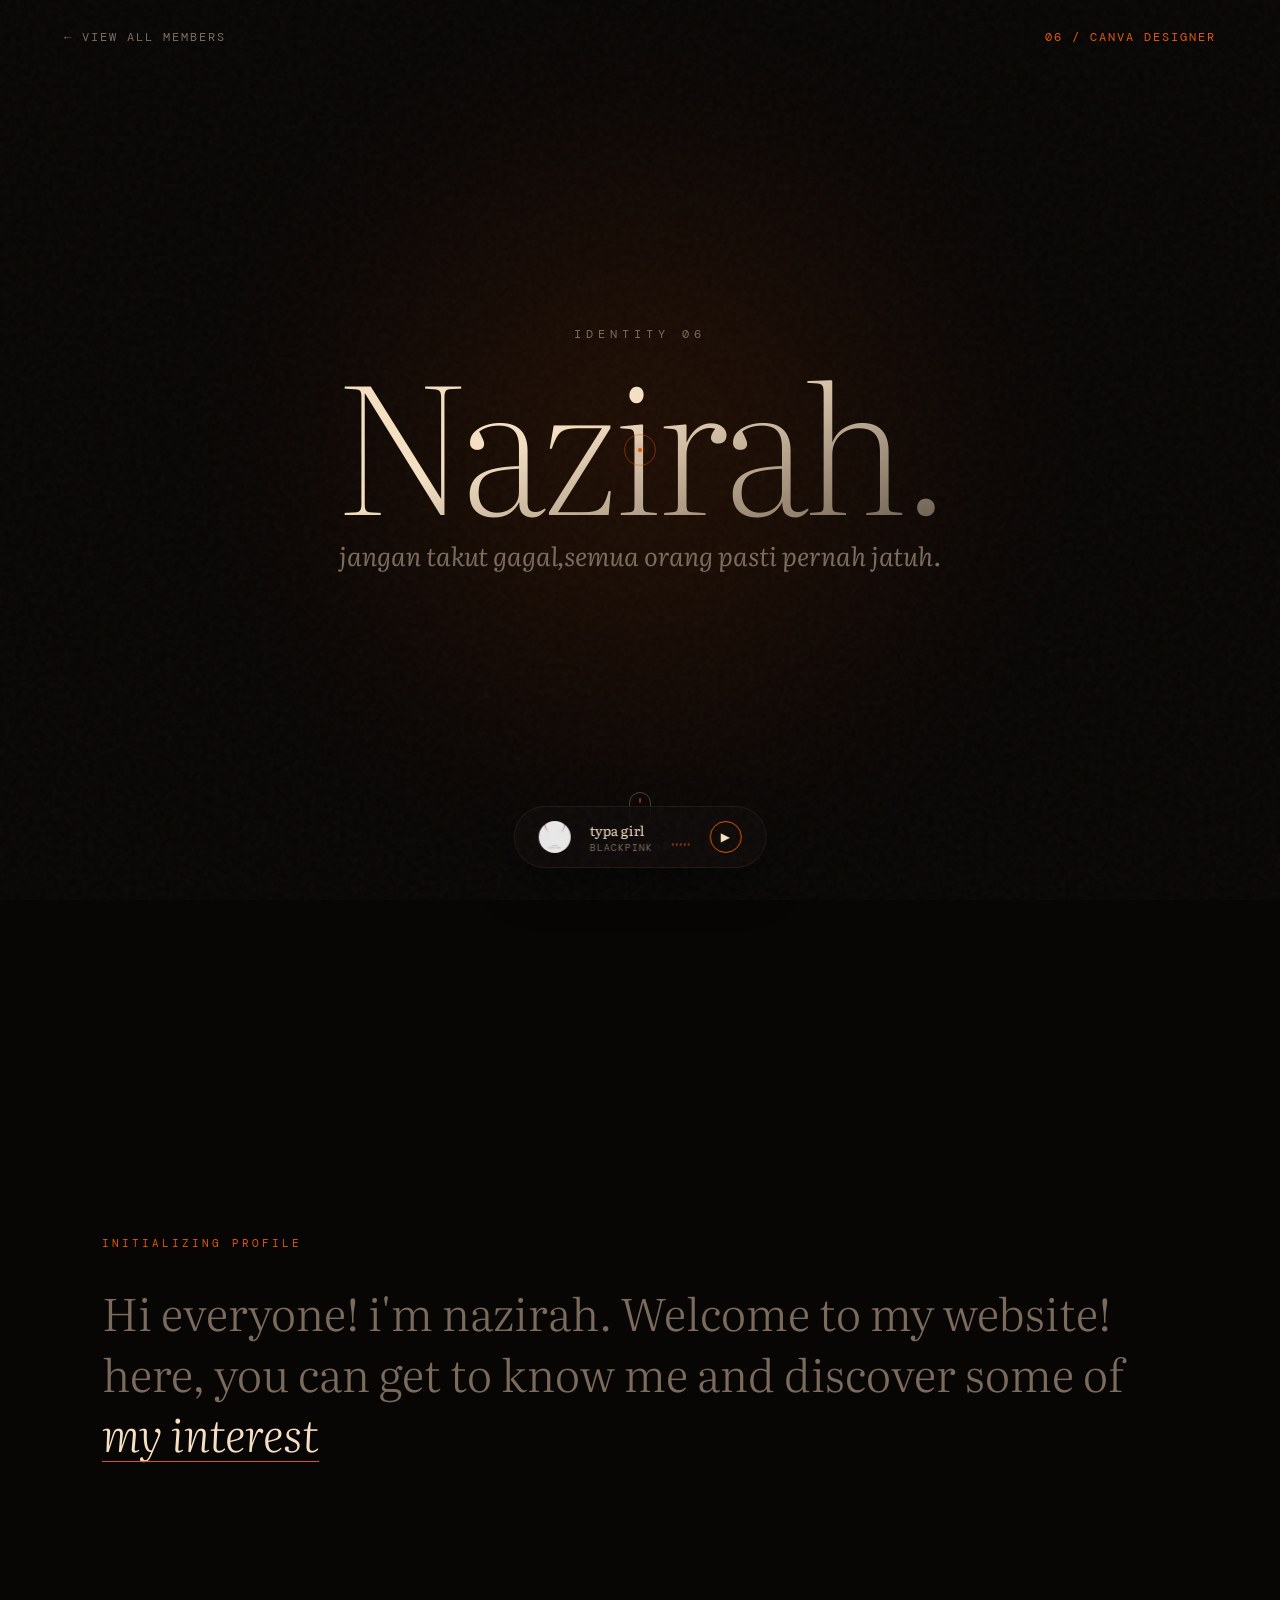
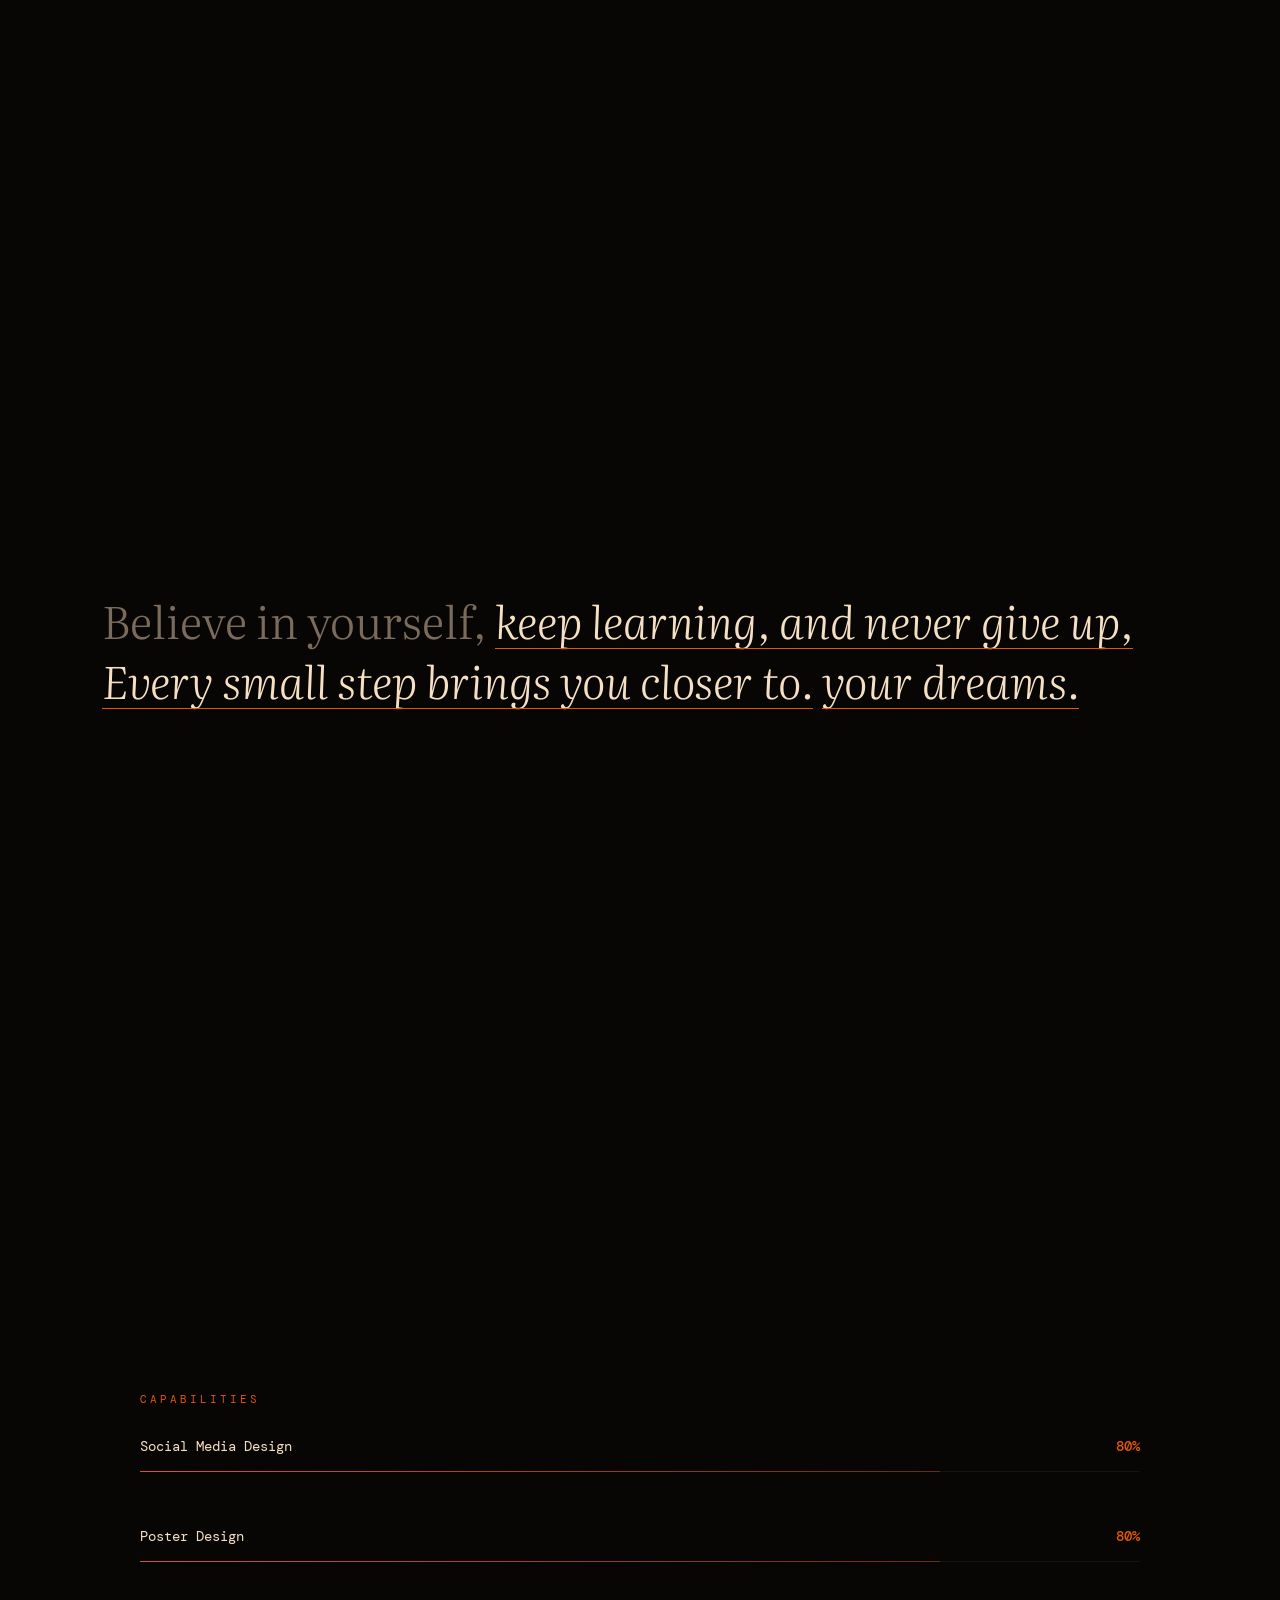
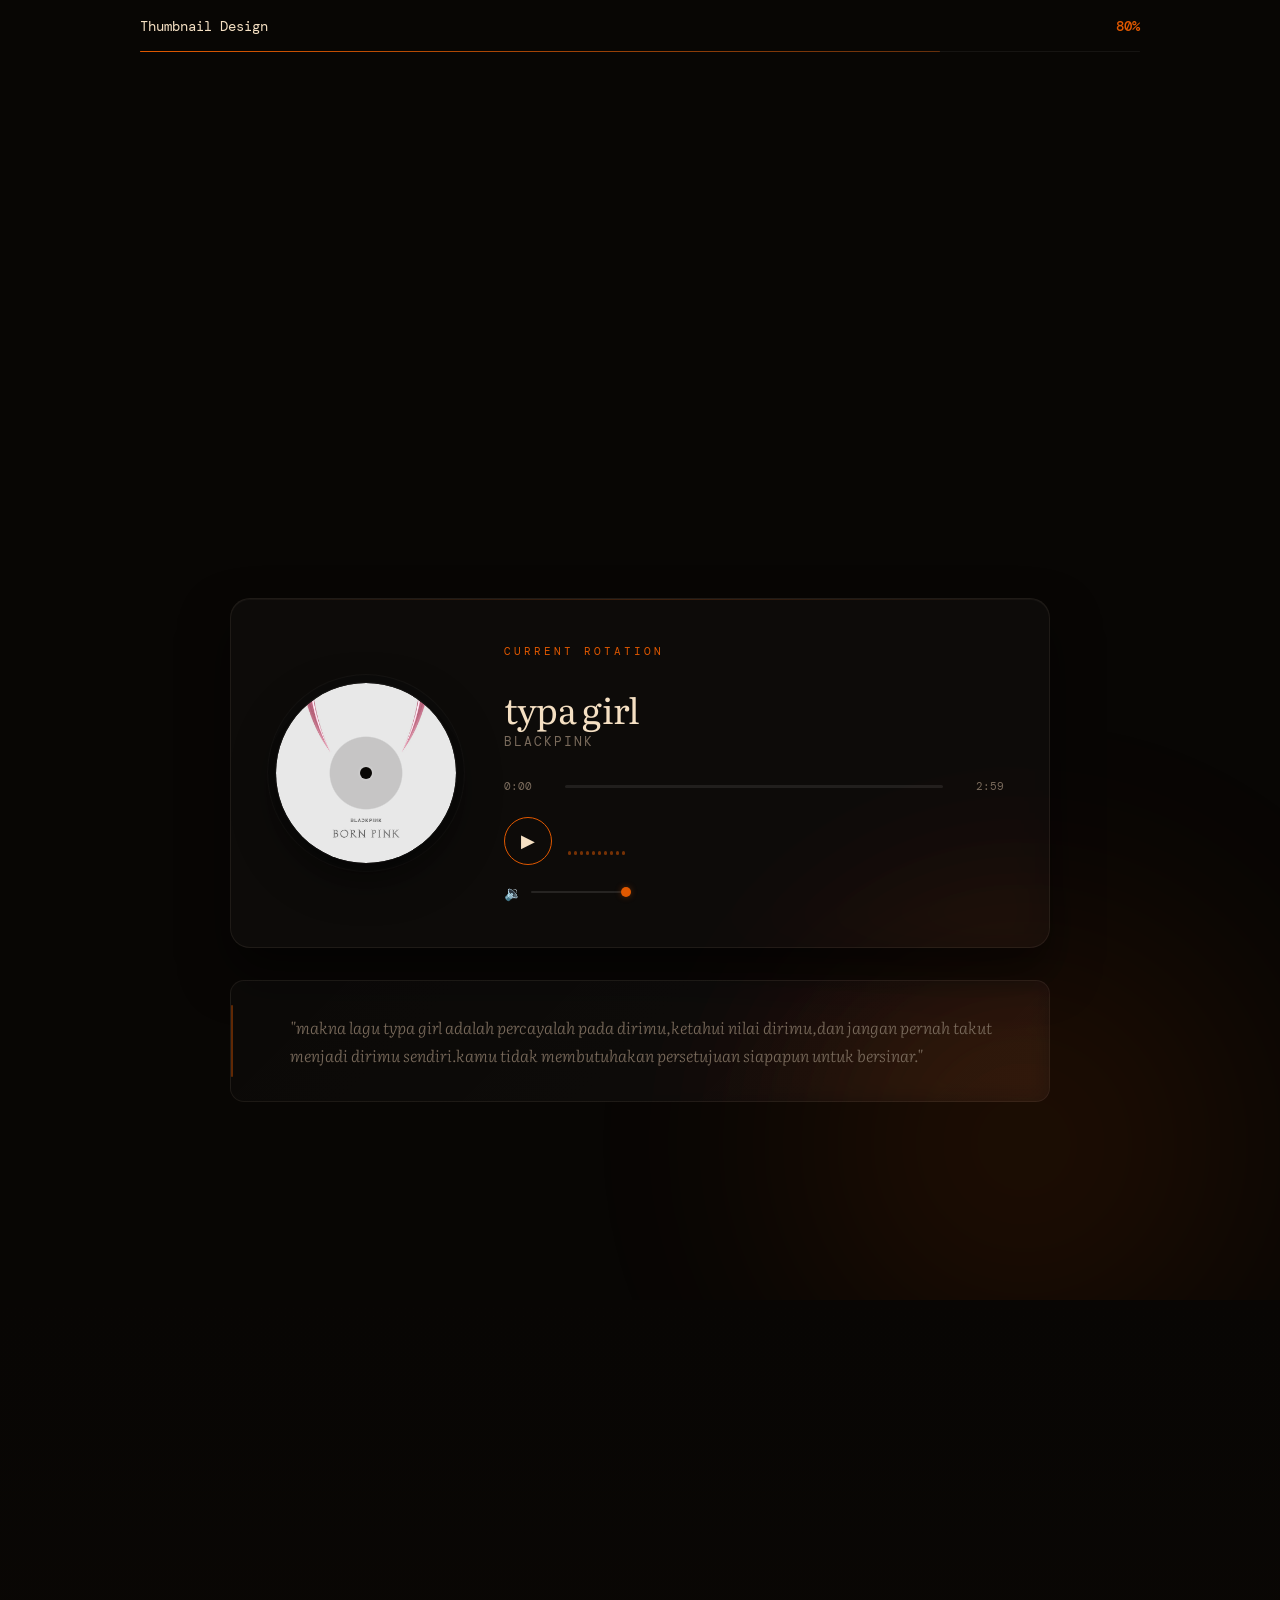
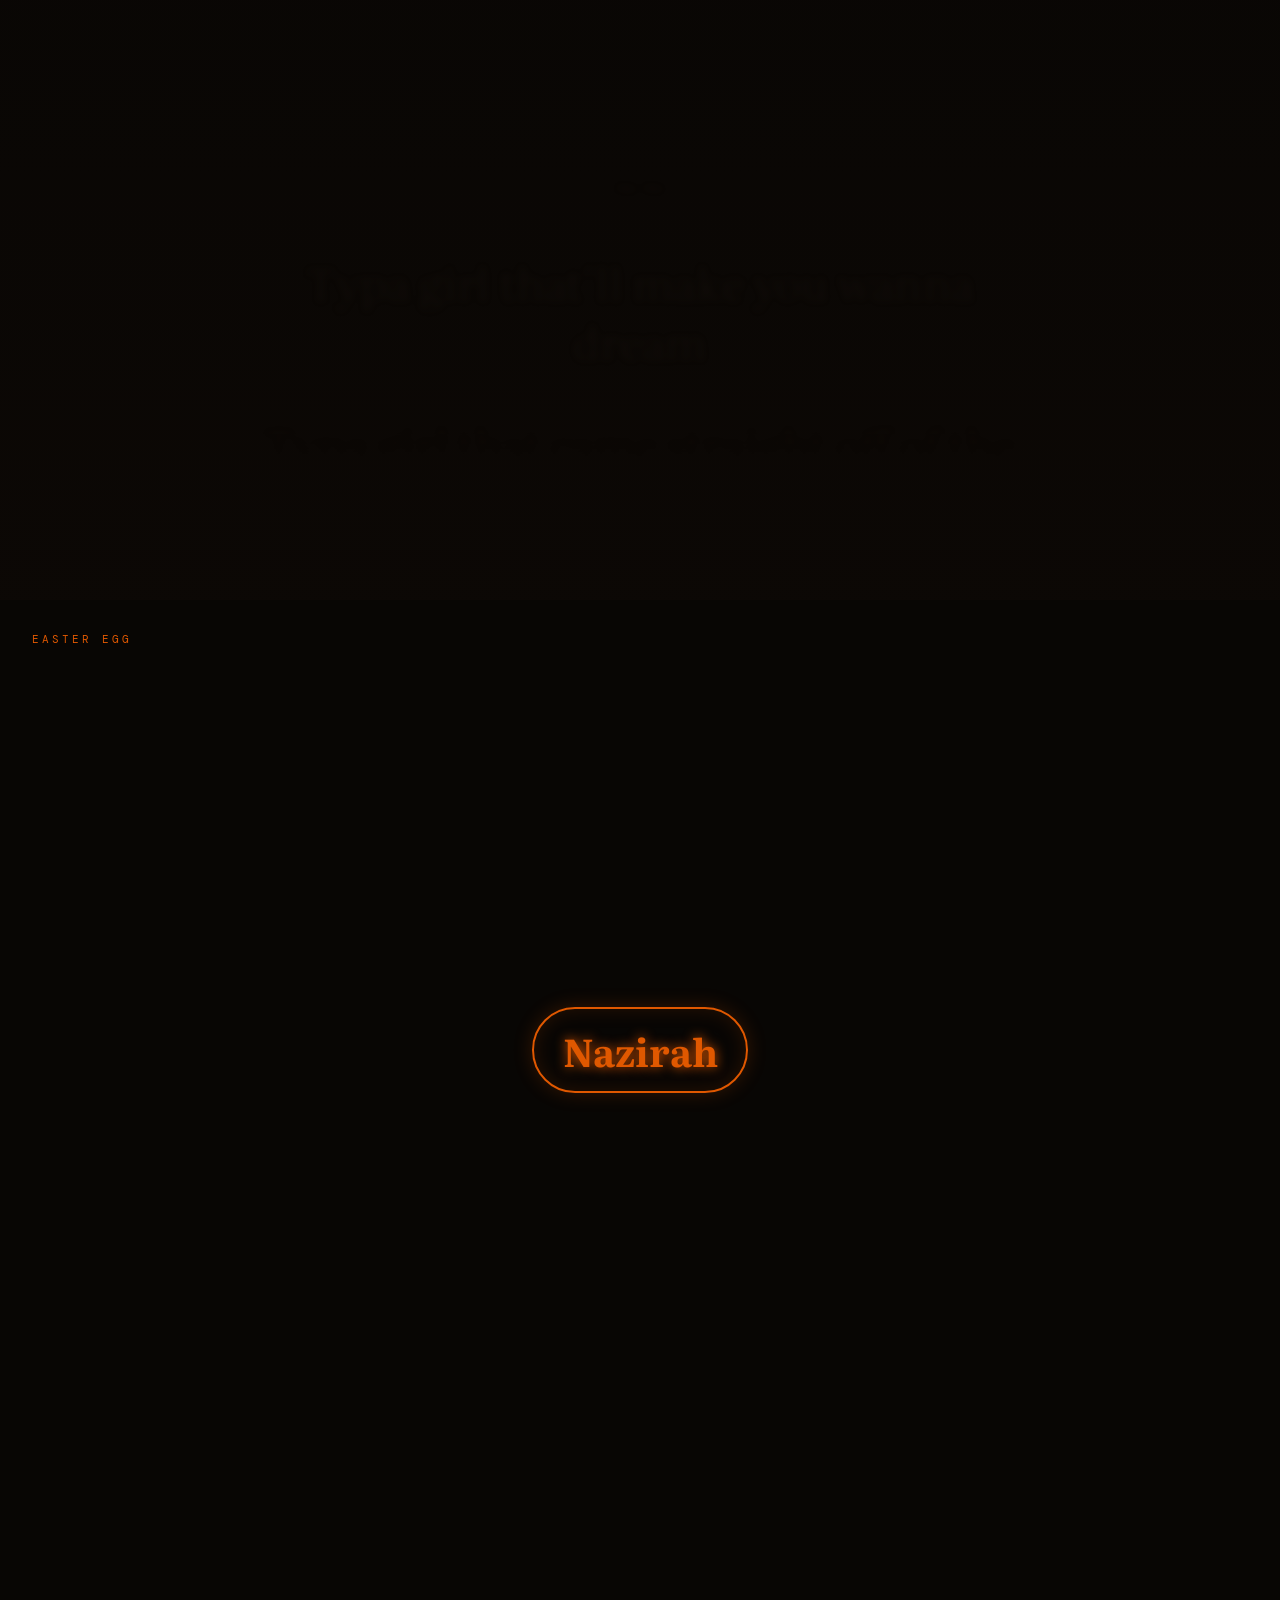
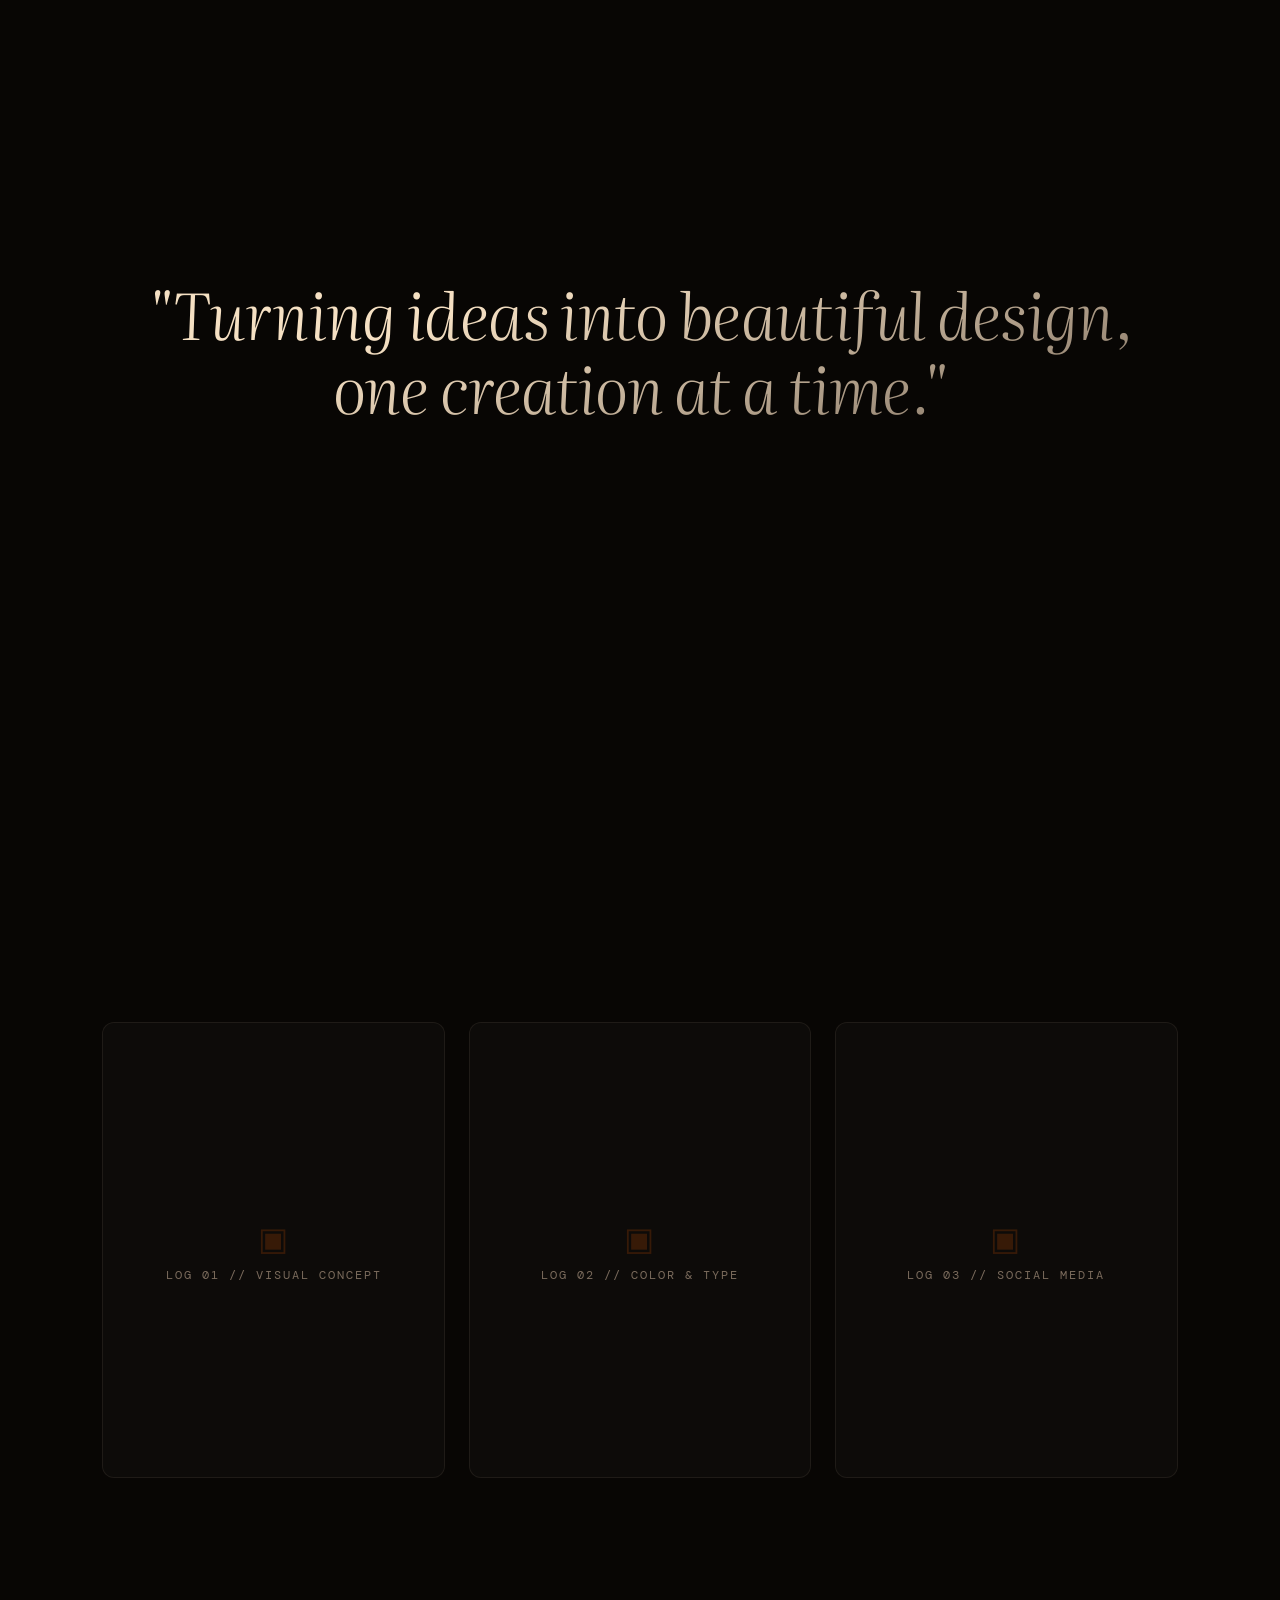
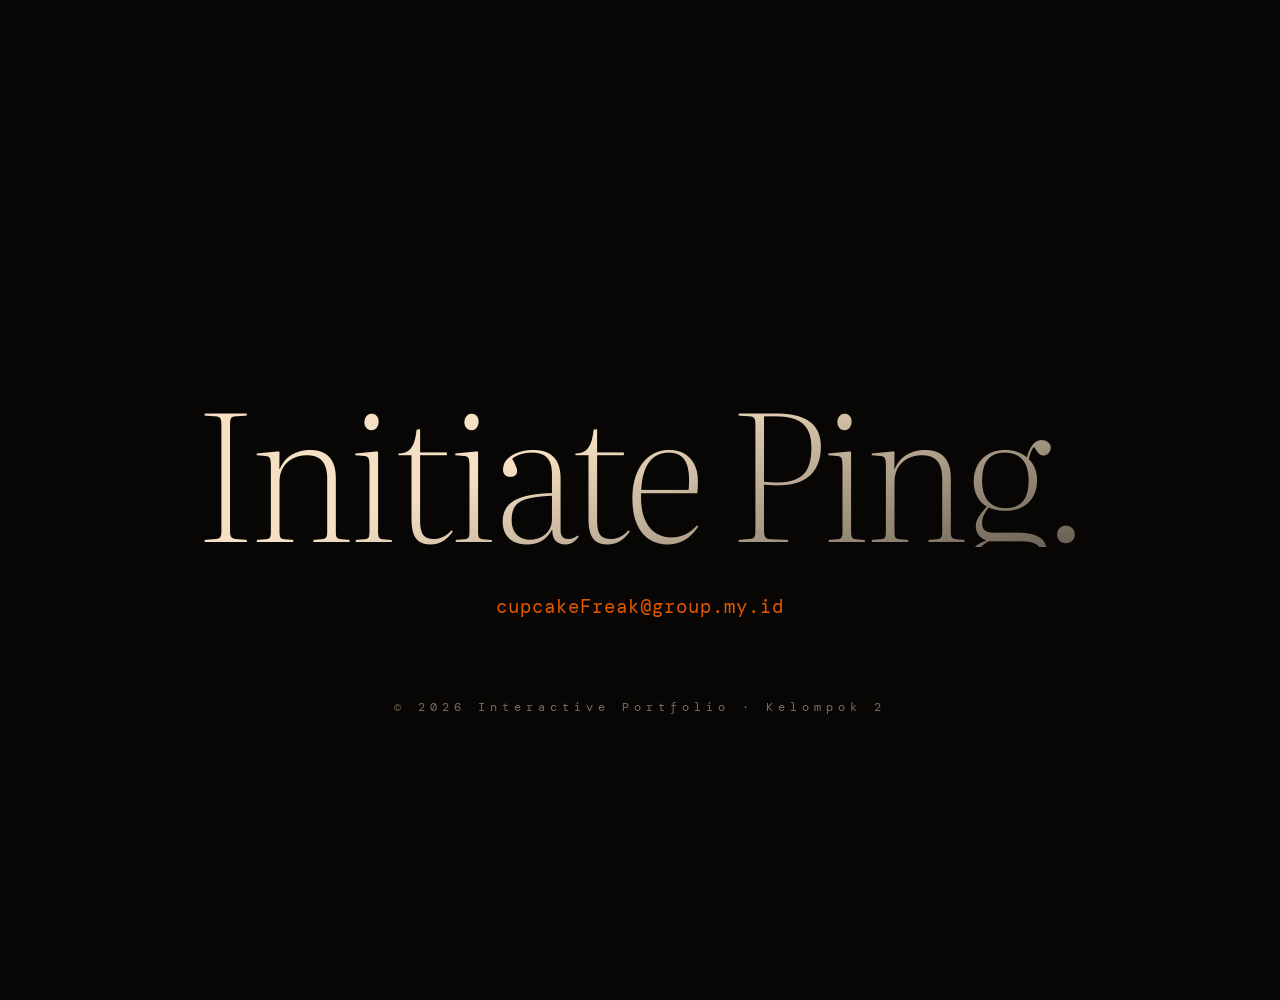
<file: cosmic project/frontend/members/nazirah/nazirah.html>
<!DOCTYPE html>
<html lang="en">
<head>
    <meta charset="UTF-8">
    <meta name="viewport" content="width=device-width, initial-scale=1.0">
    <title>Nazirah — Identity | Kelompok 2 Portfolio</title>
    <meta name="description" content="Nabil EL Aufa — Web Developer. Personal profile featuring biography, skills, favorite song with synchronized lyrics, and more.">

    <link rel="preconnect" href="https://fonts.googleapis.com">
    <link rel="preconnect" href="https://fonts.gstatic.com" crossorigin>
    <link href="https://fonts.googleapis.com/css2?family=DM+Mono:wght@300;400;500&family=Literata:ital,opsz,wght@0,7..72,200..900;1,7..72,200..900&display=swap" rel="stylesheet">

    <link rel="stylesheet" href="css/style.css">
</head>
<body>

    <!-- Cinematic Noise Overlay -->
    <div class="noise-overlay" aria-hidden="true"></div>

    <!-- Custom Cursor -->
    <div class="cursor-dot" aria-hidden="true"></div>
    <div class="cursor-ring" aria-hidden="true"></div>

    <!-- Navigation -->
    <nav class="profile-nav" aria-label="Member page navigation">
        <a href="../../index.html" class="back-link" aria-label="Back to all members">← View All Members</a>
        <span class="nav-id" aria-label="Identity number 01, Web Developer">06 / Canva Designer</span>
    </nav>

    <!-- ================================================================
         STICKY MINI-PLAYER (shown when scrolling past song section)
    ================================================================ -->
    <div class="mini-player" id="mini-player" aria-label="Now playing — mini player" aria-live="polite">
        <img src="assets/images/nazirahcover.jpg" alt="Typa Girl cover art" class="mini-cover" id="mini-cover">
        <div class="mini-info">
            <span class="mini-title">typa girl</span>
            <span class="mini-artist">blackpink</span>
        </div>
        <div class="mini-waveform" id="mini-waveform">
            <div class="bar"></div>
            <div class="bar"></div>
            <div class="bar"></div>
            <div class="bar"></div>
            <div class="bar"></div>
        </div>
        <button class="mini-play-btn" id="mini-play-btn" aria-label="Play / Pause">▶</button>
    </div>

    <main>

        <!-- ================================================================
             1. HERO
        ================================================================ -->
        <section class="fullscreen-section hero-section" id="section-hero">
            <div class="ambient-gradient hero-glow" aria-hidden="true"></div>

            <div class="hero-content">
                <p class="hero-mono fade-up">IDENTITY 06</p>
                <h1 class="hero-title fade-up" style="--delay: 0.1s">Nazirah.</h1>
                <p class="hero-subtitle fade-up" style="--delay: 0.2s">jangan takut gagal,semua orang pasti pernah jatuh.</p>
            </div>

            <div class="scroll-indicator fade-up" style="--delay: 0.5s" aria-hidden="true">
                <div class="mouse-icon">
                    <div class="wheel"></div>
                </div>
                <span>Descend</span>
            </div>
        </section>

        <!-- ================================================================
             1.5. INTRODUCTION
        ================================================================ -->
        <section class="fullscreen-section intro-section">
            <div class="story-container">
                <p class="section-label fade-up">INITIALIZING PROFILE</p>
                <h2 class="story-text fade-up" style="--delay: 0.2s">
                    Hi everyone! i'm nazirah. Welcome to my website! here, you can get to know me and discover some of 
                    <span class="highlight">my interest</span>
                </h2>
            </div>
        </section>

        <!-- ================================================================
             2. ABOUT ME — Story
        ================================================================ -->
        <section class="fullscreen-section story-section">
            <div class="story-container">
                <h2 class="story-text text-reveal">
                    Believe in yourself,
                    <span class="highlight">keep learning, </span> 
                    <span class="highlight">and never give up,</span>
                    <span class="highlight">Every small step brings you closer to.</span>
                    <span class="highlight"> your dreams.</span>
                </h2>
            </div>
        </section>

        <!-- ================================================================
             3. SKILLS
        ================================================================ -->
        <section class="fullscreen-section skills-section">
            <div class="skills-container">
                <p class="section-label">CAPABILITIES</p>

                <div class="skill-row">
                    <div class="skill-info">
                        <span class="skill-name">Social Media Design</span>
                        <span class="skill-pct">80%</span>
                    </div>
                    <div class="skill-track">
                        <div class="skill-fill" data-target="80%"></div>
                    </div>
                </div>

                <div class="skill-row">
                    <div class="skill-info">
                        <span class="skill-name">Poster Design</span>
                        <span class="skill-pct">80%</span>
                    </div>
                    <div class="skill-track">
                        <div class="skill-fill" data-target="80%"></div>
                    </div>
                </div>

                <div class="skill-row">
                    <div class="skill-info">
                        <span class="skill-name">Thumbnail Design</span>
                        <span class="skill-pct">80%</span>
                    </div>
                    <div class="skill-track">
                        <div class="skill-fill" data-target="80%"></div>
                    </div>
                </div>
            </div>
        </section>

        <!-- ================================================================
             4. FAVORITE SONG — Music Player
        ================================================================ -->
        <section class="fullscreen-section song-section" id="song-section">
            <div class="ambient-gradient song-glow" aria-hidden="true"></div>

            <div class="song-showcase-wrapper">

                <div class="audio-player-container" id="audio-player-container">
                    <!-- Hidden audio element -->
                    <audio id="bgm-audio" src="assets/music/Typa Girl.mp3" preload="metadata"></audio>

                    <!-- Vinyl Album Art -->
                    <div class="album-art" id="album-art" role="img" aria-label="Album cover: Typa Girl by BLACKPINK">
                        <img src="assets/images/nazirahcover.jpg" alt="Typa Girl — BLACKPINK album cover" class="cover-img" id="cover-img">
                    </div>

                    <!-- Song Details & Controls -->
                    <div class="song-details">
                        <p class="section-label">CURRENT ROTATION</p>
                        <h3 class="song-title">typa girl</h3>
                        <p class="song-artist">blackpink</p>

                        <!-- Progress Bar -->
                        <div class="progress-wrapper" role="group" aria-label="Song progress">
                            <span class="time-label time-current" id="time-current" aria-live="off">0:00</span>
                            <div class="progress-track"
                                 id="progress-track"
                                 role="slider"
                                 aria-label="Song position"
                                 aria-valuemin="0"
                                 aria-valuemax="100"
                                 aria-valuenow="0"
                                 tabindex="0">
                                <div class="progress-fill" id="progress-fill">
                                    <div class="progress-thumb"></div>
                                </div>
                            </div>
                            <span class="time-label time-end" id="time-end" aria-live="off">0:00</span>
                        </div>

                        <!-- Play button + Equalizer -->
                        <div class="player-controls">
                            <button class="play-btn" id="play-btn" aria-label="Play Typa Girl by BLACKPINK">
                                <span class="play-icon" aria-hidden="true">▶</span>
                                <span class="pause-icon" aria-hidden="true">⏸</span>
                            </button>

                            <div class="waveform" id="waveform" aria-hidden="true">
                                <div class="bar"></div>
                                <div class="bar"></div>
                                <div class="bar"></div>
                                <div class="bar"></div>
                                <div class="bar"></div>
                                <div class="bar"></div>
                                <div class="bar"></div>
                                <div class="bar"></div>
                                <div class="bar"></div>
                                <div class="bar"></div>
                            </div>
                        </div>

                        <!-- Volume -->
                        <div class="volume-row" role="group" aria-label="Volume control">
                            <span class="volume-icon" id="volume-icon" aria-hidden="true">🔉</span>
                            <input
                                type="range"
                                class="volume-slider"
                                id="volume-slider"
                                min="0"
                                max="1"
                                step="0.02"
                                value="1"
                                aria-label="Volume"
                            >
                        </div>
                    </div>
                </div>

                <!-- Song Description -->
                <div class="song-description-box fade-up" style="--delay: 0.3s">
                    <p>
                        "makna lagu typa girl adalah percayalah pada dirimu,ketahui nilai dirimu,dan jangan pernah takut menjadi dirimu sendiri.kamu tidak membutuhakan persetujuan siapapun untuk bersinar."
                    </p>
                </div>

            </div>
        </section>

        <!-- ================================================================
             5. LYRICS EXPERIENCE (Auto-Sync)
        ================================================================ -->
        <section class="fullscreen-section lyrics-section" id="lyrics-section">
            <div class="lyrics-wrapper">
                <div class="lyrics-container" id="lyrics-container" aria-live="polite" aria-atomic="false">
                    <!-- Lyrics injected by JavaScript from .lrc file -->
                </div>
            </div>
        </section>

        <!-- ================================================================
             6. DVD LOGO EASTER EGG
        ================================================================ -->
        <section class="fullscreen-section dvd-section" id="dvd-container">
            <p class="section-label absolute-label">EASTER EGG</p>
            <div id="dvd-logo" aria-hidden="true">Nazirah</div>
        </section>

        <!-- ================================================================
             7. FAVORITE QUOTE
        ================================================================ -->
        <section class="fullscreen-section quote-section">
            <h2 class="massive-quote fade-up">
                "Turning ideas into beautiful design, one creation at a time."<br>
            </h2>
        </section>

        <!-- ================================================================
             8. GALLERY
        ================================================================ -->
        <section class="fullscreen-section gallery-section">
            <div class="gallery-grid">
                <div class="gallery-item fade-up">
                    <div class="img-placeholder">LOG 01 // VISUAL CONCEPT</div>
                </div>
                <div class="gallery-item fade-up" style="--delay: 0.1s">
                    <div class="img-placeholder">LOG 02 // COLOR & TYPE</div>
                </div>
                <div class="gallery-item fade-up" style="--delay: 0.2s">
                    <div class="img-placeholder">LOG 03 // SOCIAL MEDIA</div>
                </div>
            </div>
        </section>

        <!-- ================================================================
             9. CONTACT
        ================================================================ -->
        <section class="fullscreen-section contact-section">
            <div class="contact-content">
                <h2 class="hero-title fade-up">Initiate Ping.</h2>
                <a href="mailto:cupcakeFreak@group.my.id"
                   class="magnetic-btn fade-up"
                   style="--delay: 0.2s"
                   aria-label="Send email to Nabil">
                    cupcakeFreak@group.my.id
                </a>
                <div class="footer-bottom">
                    <p class="hero-mono">© 2026 Interactive Portfolio · Kelompok 2</p>
                </div>
            </div>
        </section>

    </main>

    <script src="java script/script.js"></script>
</body>
</html>
</file>
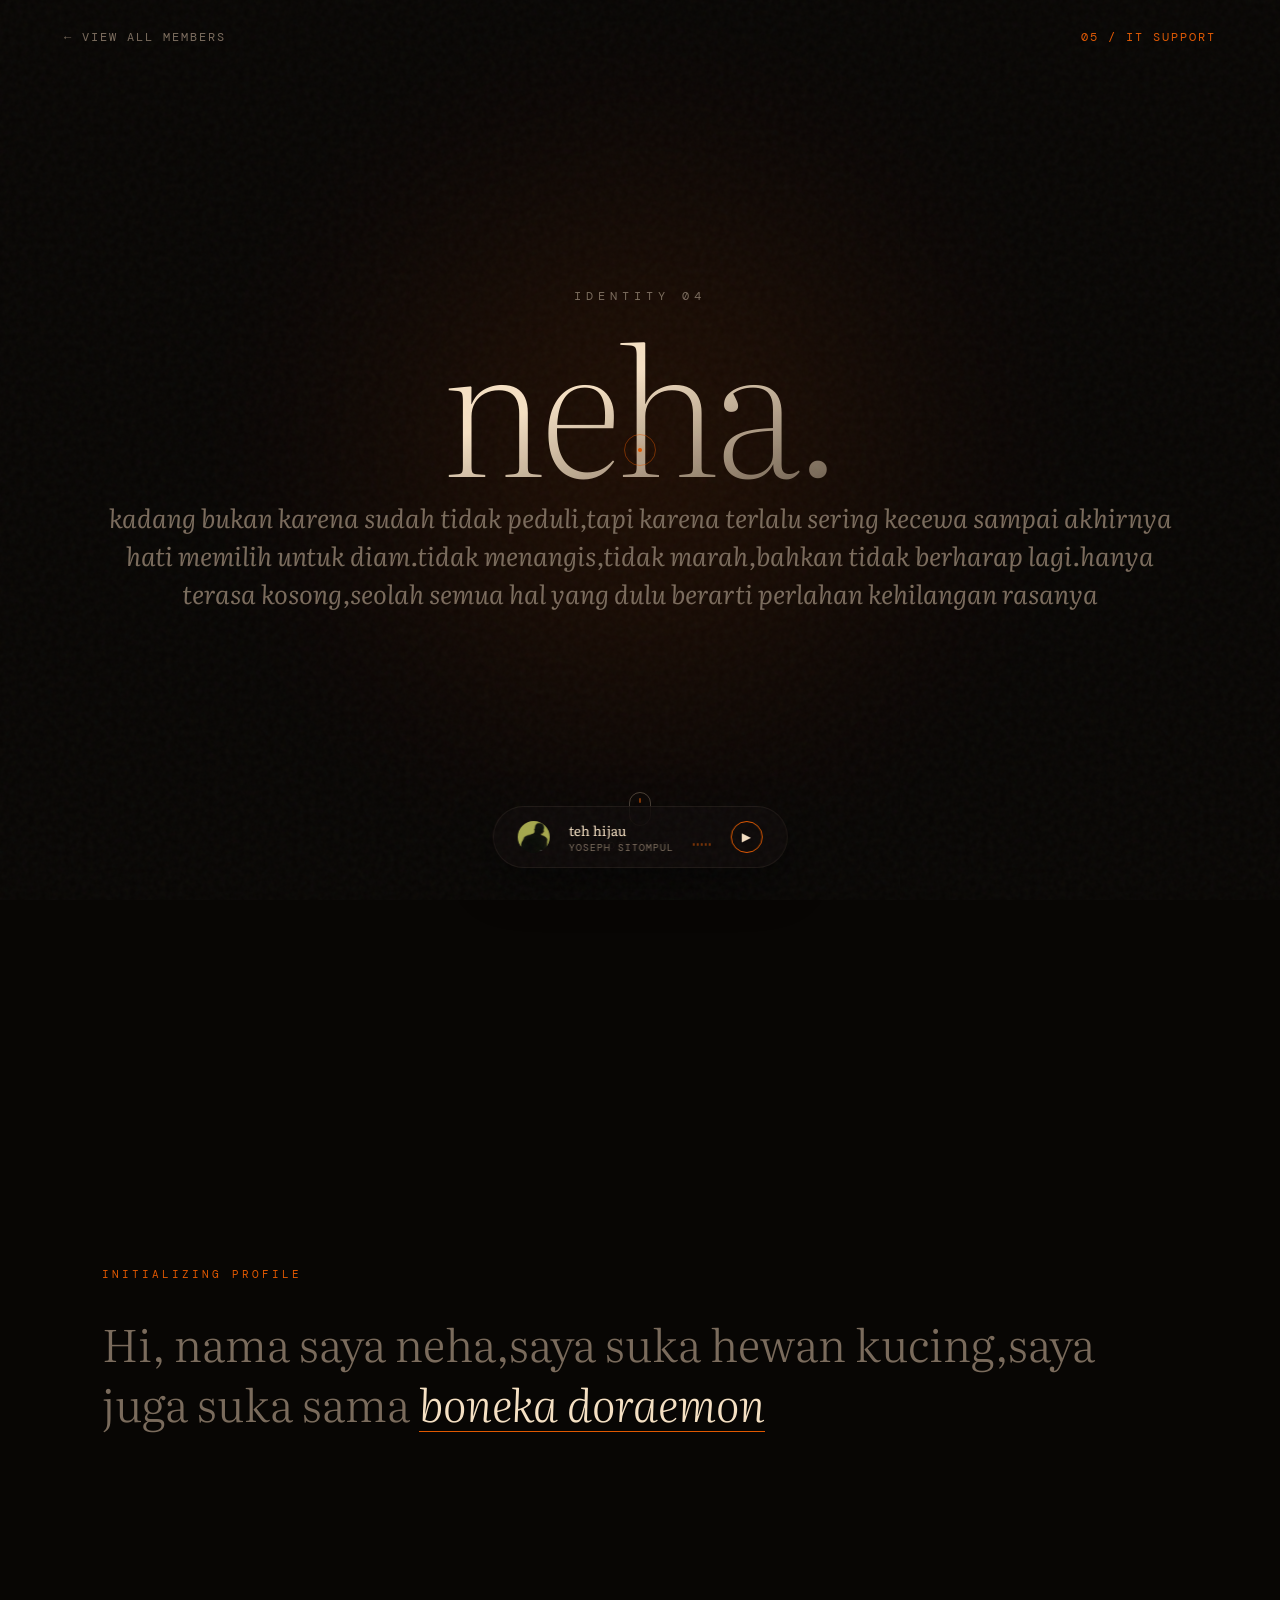
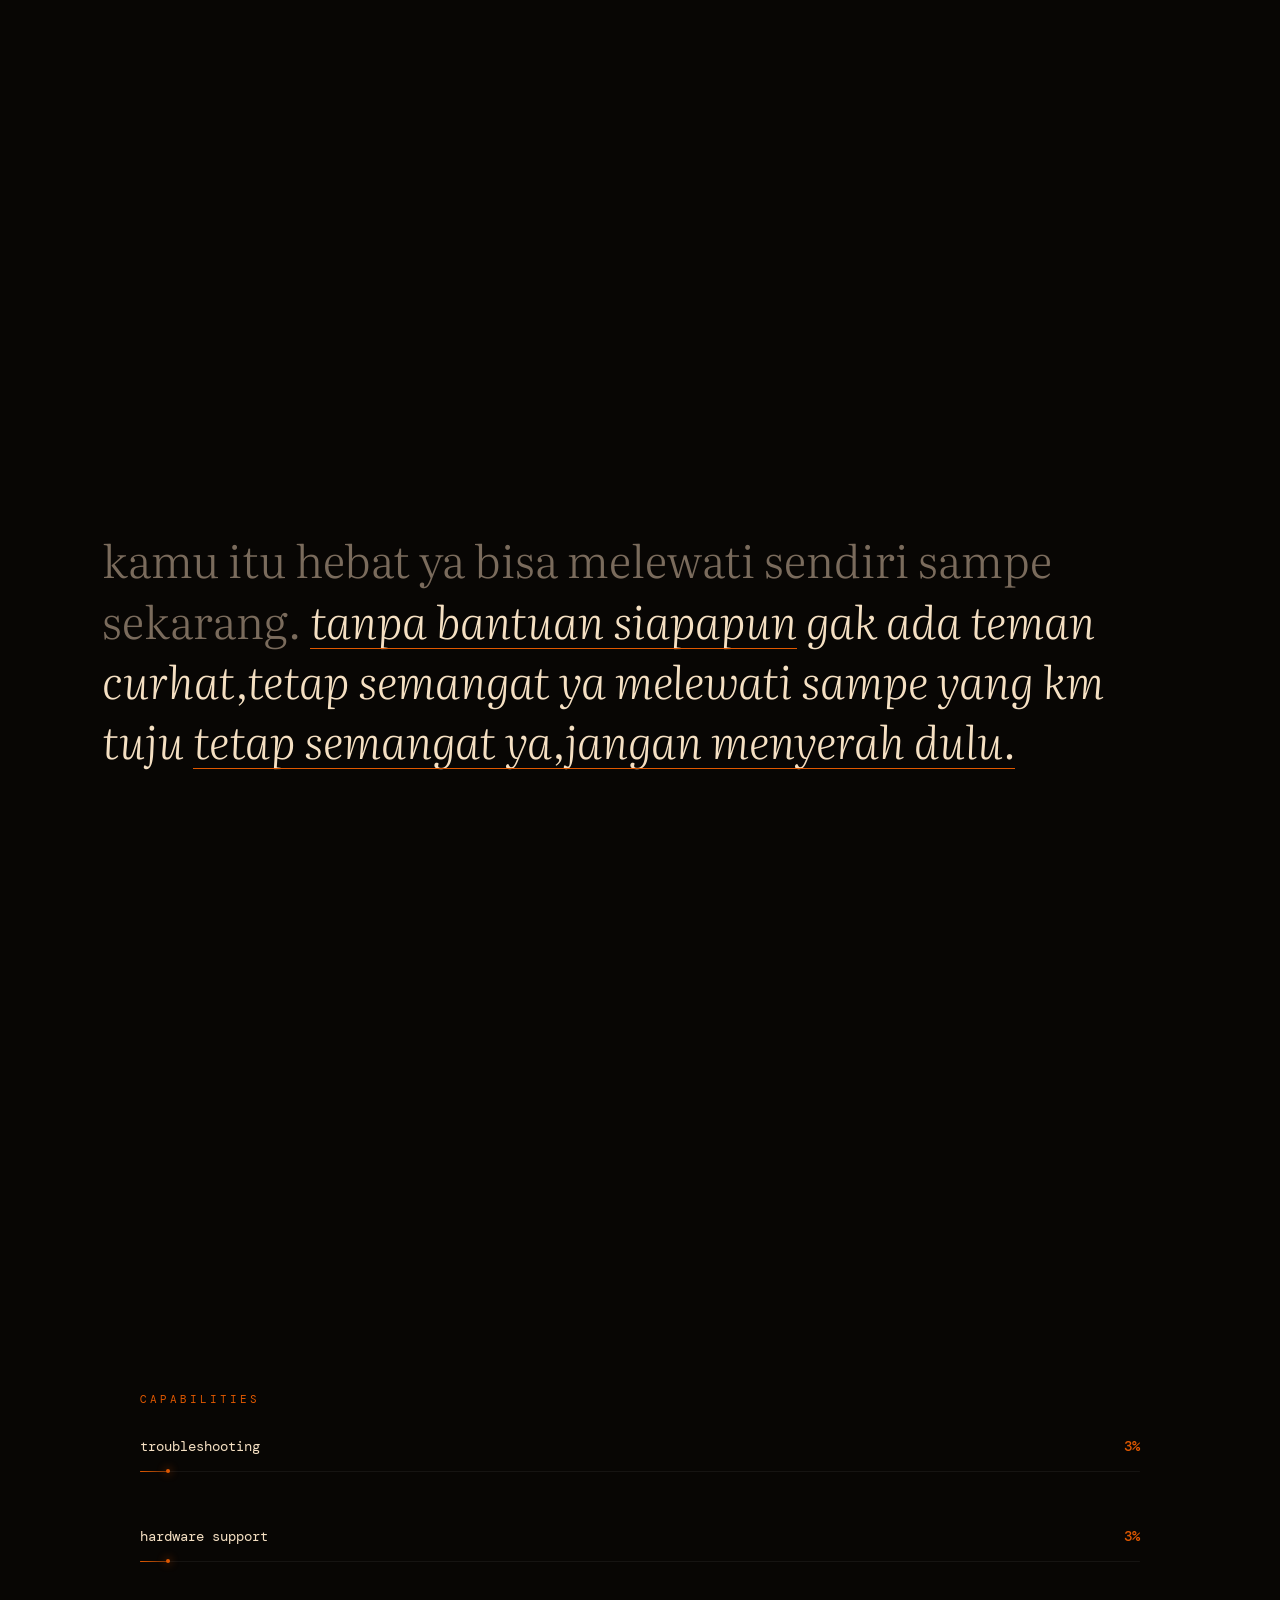
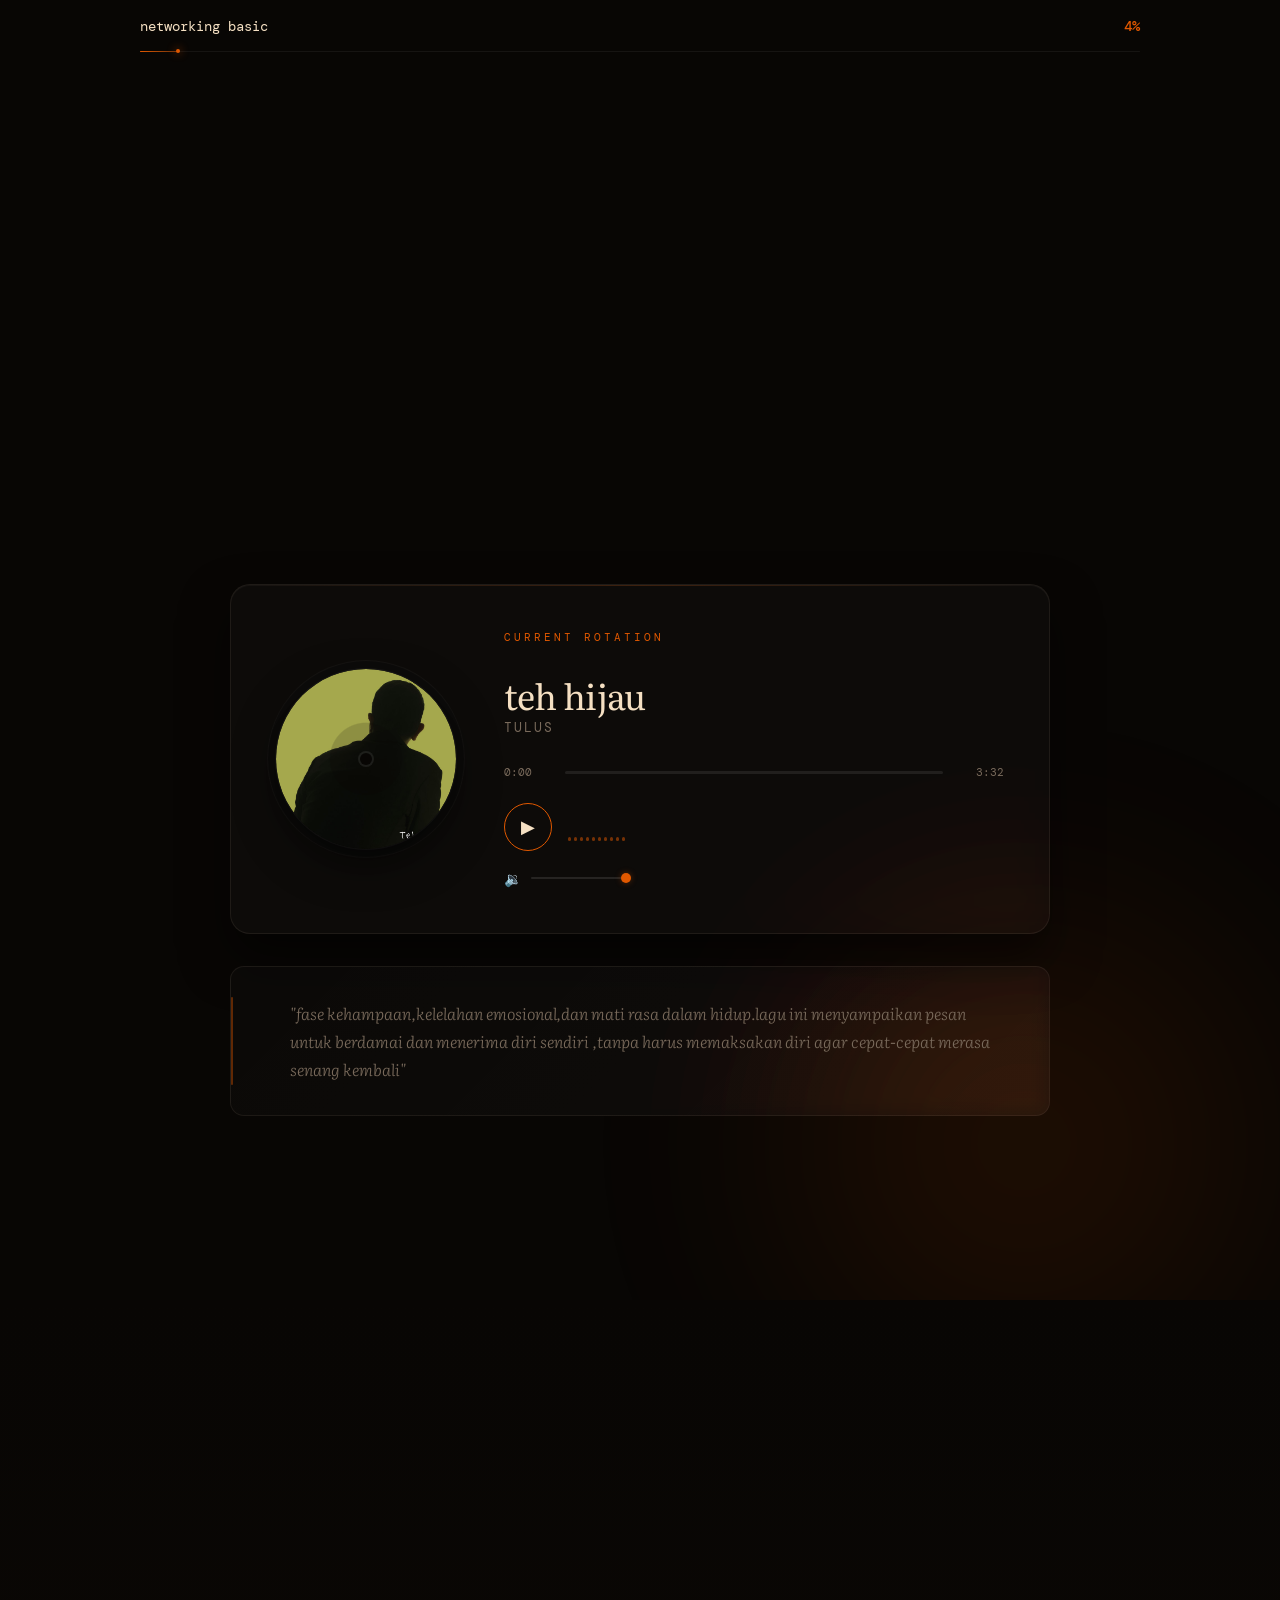
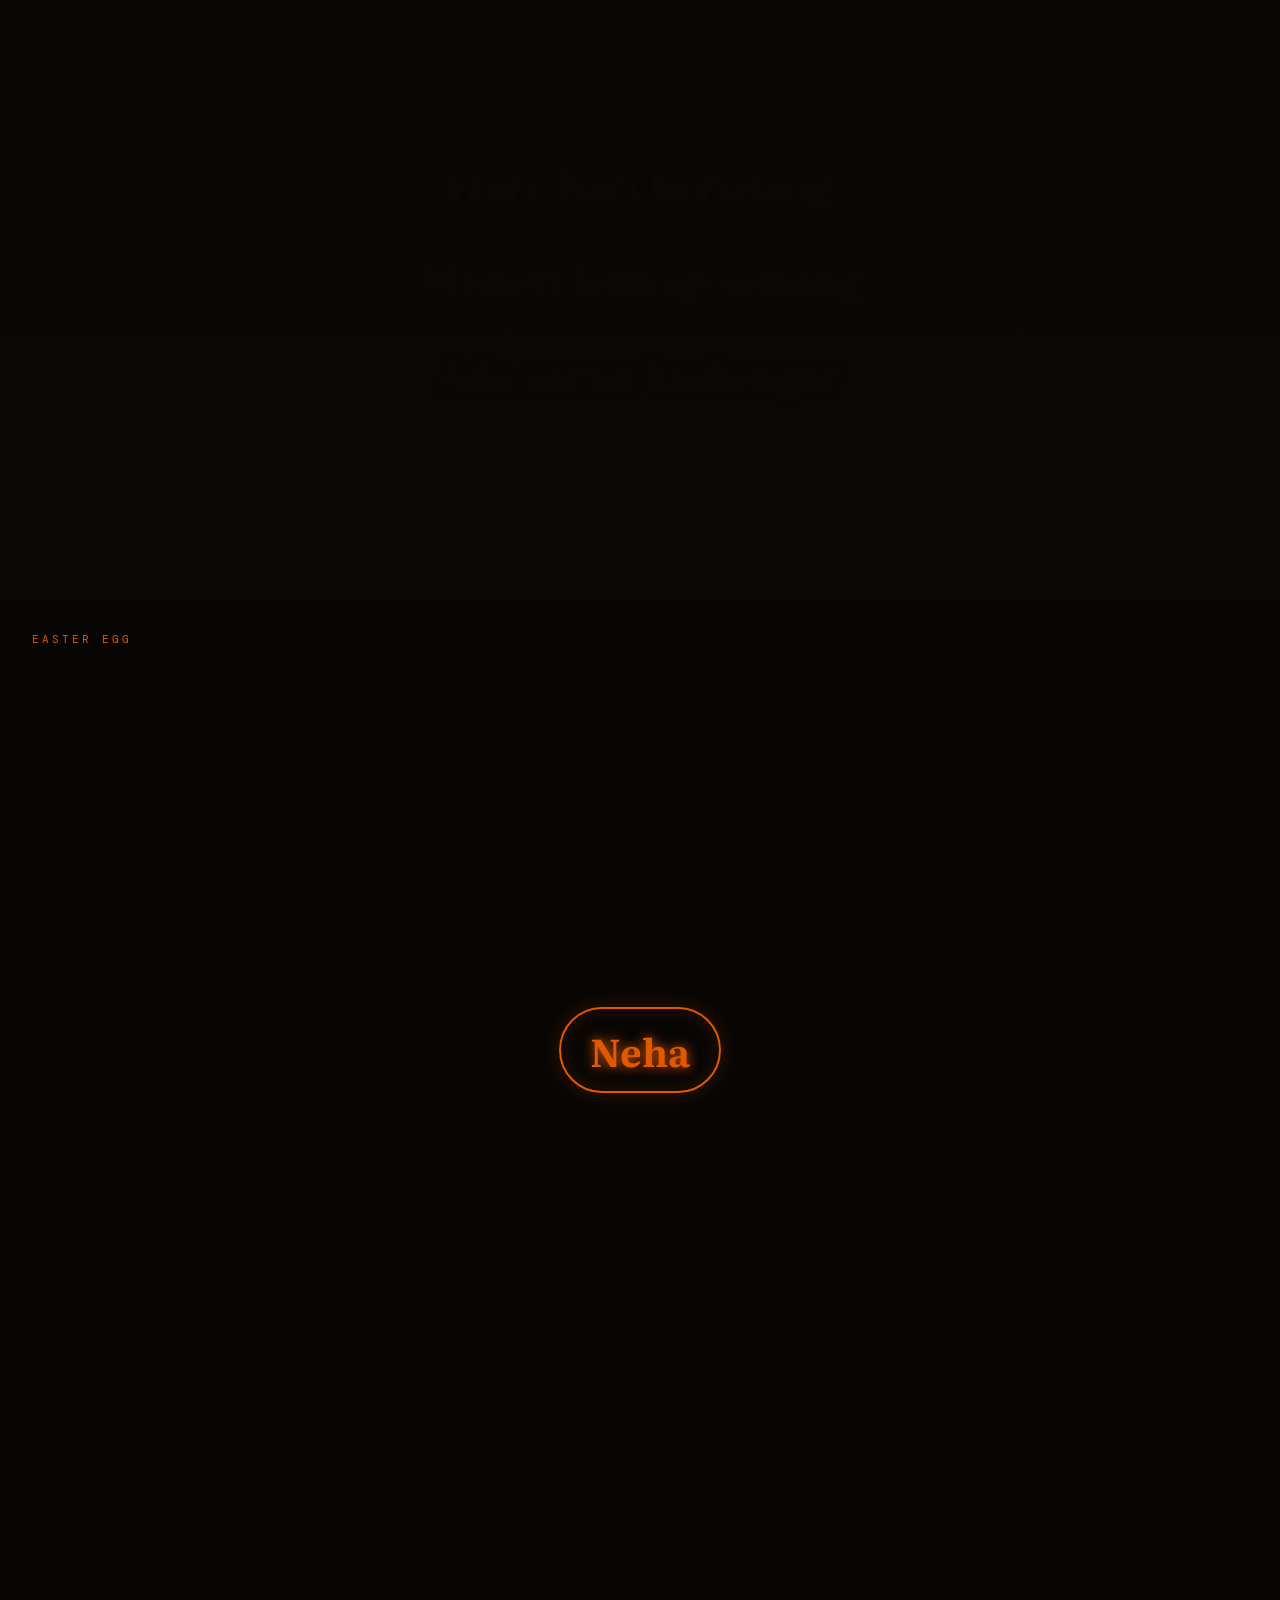
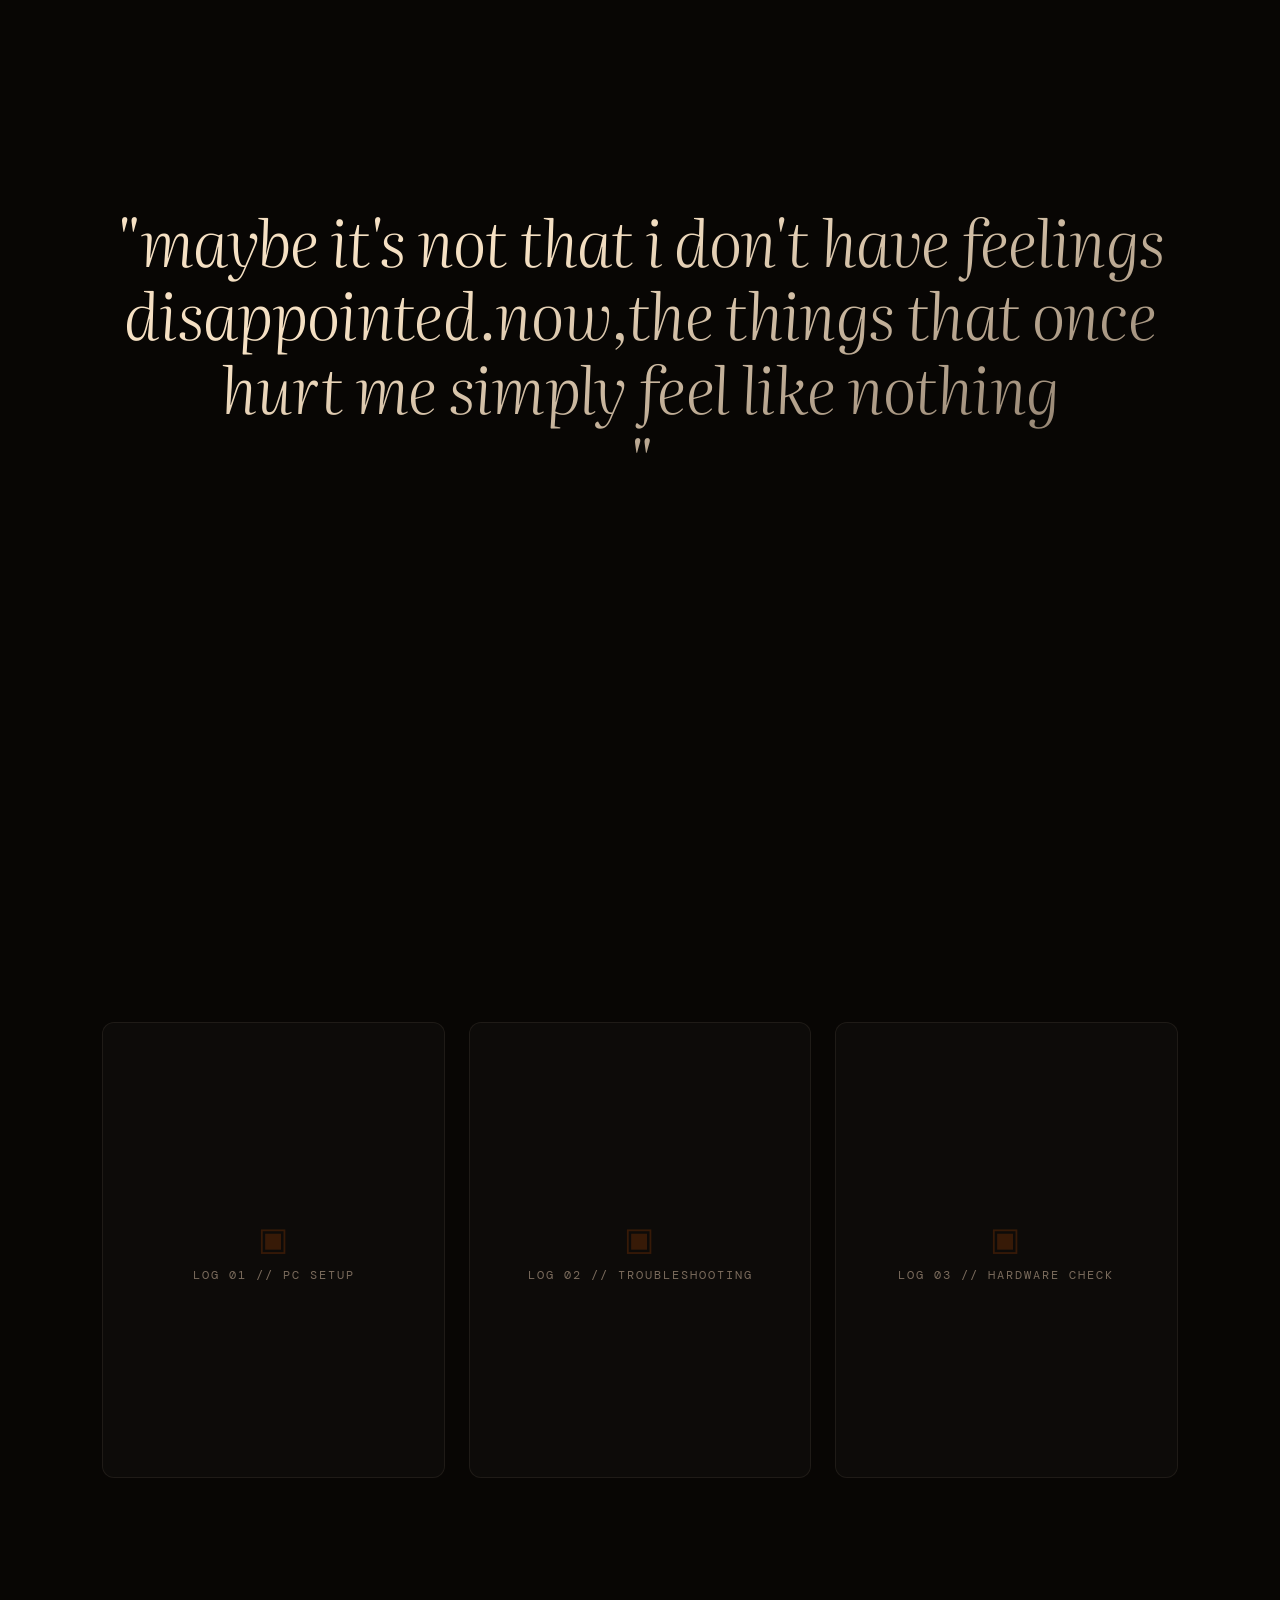
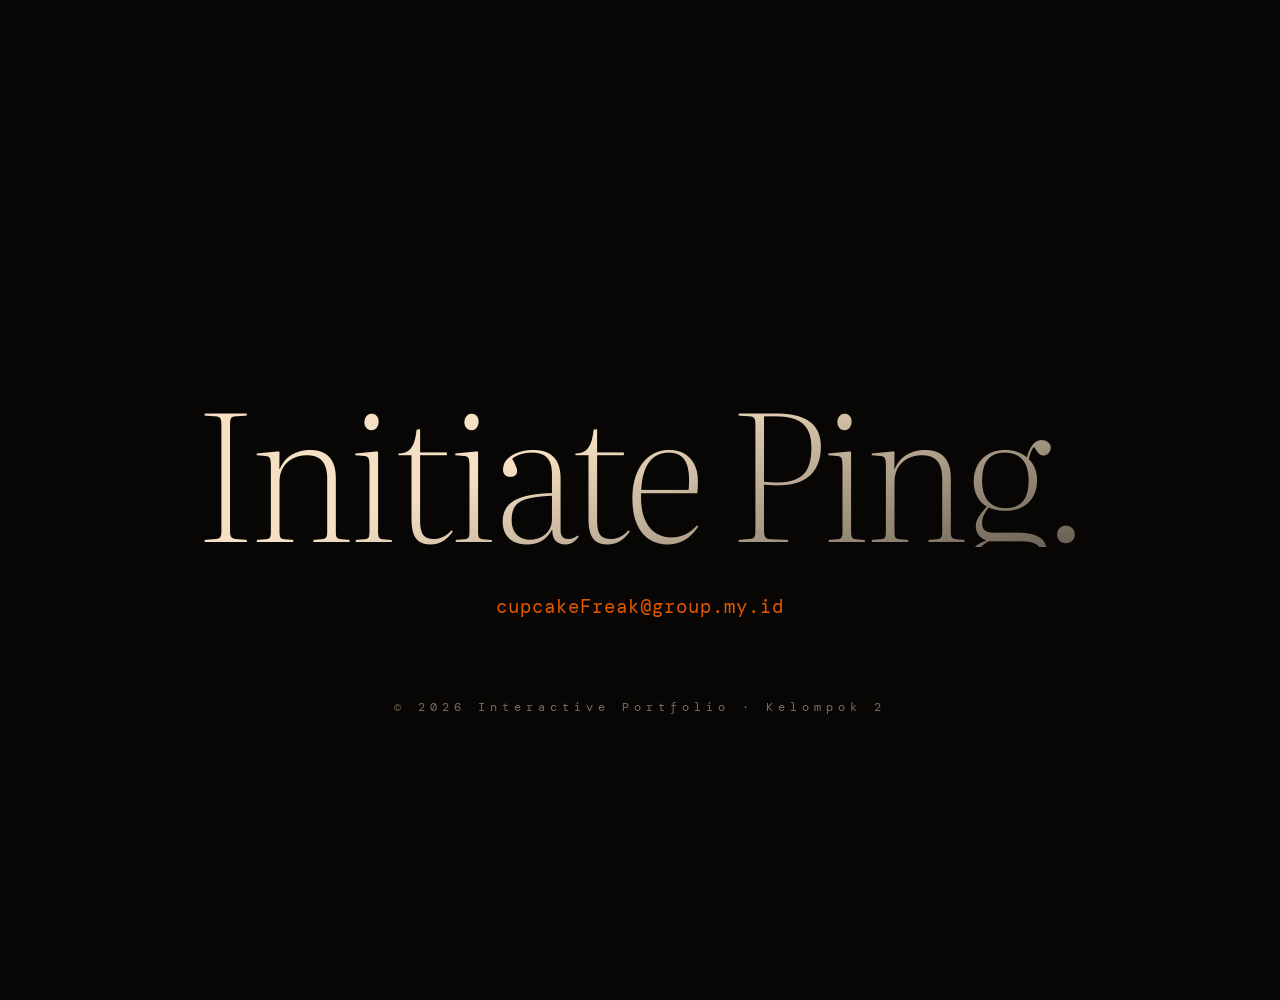
<file: cosmic project/frontend/members/neha/neha.html>
<!DOCTYPE html>
<html lang="en">
<head>
    <meta charset="UTF-8">
    <meta name="viewport" content="width=device-width, initial-scale=1.0">
    <title>Neha — Identity | Kelompok 2 Portfolio</title>
    <meta name="description" content="Nabil EL Aufa — Web Developer. Personal profile featuring biography, skills, favorite song with synchronized lyrics, and more.">

    <link rel="preconnect" href="https://fonts.googleapis.com">
    <link rel="preconnect" href="https://fonts.gstatic.com" crossorigin>
    <link href="https://fonts.googleapis.com/css2?family=DM+Mono:wght@300;400;500&family=Literata:ital,opsz,wght@0,7..72,200..900;1,7..72,200..900&display=swap" rel="stylesheet">

    <link rel="stylesheet" href="css/style.css">
</head>
<body>

    <!-- Cinematic Noise Overlay -->
    <div class="noise-overlay" aria-hidden="true"></div>

    <!-- Custom Cursor -->
    <div class="cursor-dot" aria-hidden="true"></div>
    <div class="cursor-ring" aria-hidden="true"></div>

    <!-- Navigation -->
    <nav class="profile-nav" aria-label="Member page navigation">
        <a href="../../index.html" class="back-link" aria-label="Back to all members">← View All Members</a>
        <span class="nav-id" aria-label="Identity number 01, Web Developer">05 / it support</span>
    </nav>

    <!-- ================================================================
         STICKY MINI-PLAYER (shown when scrolling past song section)
    ================================================================ -->
    <div class="mini-player" id="mini-player" aria-label="Now playing — mini player" aria-live="polite">
        <img src="assets/images/Tulus - Teh Hijau.jpg" alt="Teh Hijau cover art" class="mini-cover" id="mini-cover">
        <div class="mini-info">
            <span class="mini-title">teh hijau</span>
            <span class="mini-artist">yoseph sitompul</span>
        </div>
        <div class="mini-waveform" id="mini-waveform">
            <div class="bar"></div>
            <div class="bar"></div>
            <div class="bar"></div>
            <div class="bar"></div>
            <div class="bar"></div>
        </div>
        <button class="mini-play-btn" id="mini-play-btn" aria-label="Play / Pause">▶</button>
    </div>

    <main>

        <!-- ================================================================
             1. HERO
        ================================================================ -->
        <section class="fullscreen-section hero-section" id="section-hero">
            <div class="ambient-gradient hero-glow" aria-hidden="true"></div>

            <div class="hero-content">
                <p class="hero-mono fade-up">IDENTITY 04</p>
                <h1 class="hero-title fade-up" style="--delay: 0.1s">neha.</h1>
                <p class="hero-subtitle fade-up" style="--delay: 0.2s">kadang bukan karena sudah tidak peduli,tapi karena terlalu sering kecewa sampai akhirnya hati memilih untuk diam.tidak menangis,tidak marah,bahkan tidak berharap lagi.hanya terasa kosong,seolah semua hal yang dulu berarti perlahan kehilangan rasanya</p>
            </div>

            <div class="scroll-indicator fade-up" style="--delay: 0.5s" aria-hidden="true">
                <div class="mouse-icon">
                    <div class="wheel"></div>
                </div>
                <span>Descend</span>
            </div>
        </section>

        <!-- ================================================================
             1.5. INTRODUCTION
        ================================================================ -->
        <section class="fullscreen-section intro-section">
            <div class="story-container">
                <p class="section-label fade-up">INITIALIZING PROFILE</p>
                <h2 class="story-text fade-up" style="--delay: 0.2s">
                    Hi, nama saya neha,saya suka hewan kucing,saya juga suka sama 
                    <span class="highlight">boneka doraemon</span>
                </h2>
            </div>
        </section>

        <!-- ================================================================
             2. ABOUT ME — Story
        ================================================================ -->
        <section class="fullscreen-section story-section">
            <div class="story-container">
                <h2 class="story-text text-reveal">
                    kamu itu hebat ya bisa melewati sendiri sampe sekarang.
                    <span class="highlight">tanpa bantuan siapapun</span> 
                    <span class="highlight">gak ada teman curhat,tetap semangat ya melewati sampe yang km tuju</span>
                    <span class="highlight">tetap semangat ya,jangan menyerah dulu.</span>
                    <span class="highlight"></span>
                </h2>
            </div>
        </section>

        <!-- ================================================================
             3. SKILLS
        ================================================================ -->
        <section class="fullscreen-section skills-section">
            <div class="skills-container">
                <p class="section-label">CAPABILITIES</p>

                <div class="skill-row">
                    <div class="skill-info">
                        <span class="skill-name">troubleshooting</span>
                        <span class="skill-pct">3%</span>
                    </div>
                    <div class="skill-track">
                        <div class="skill-fill" data-target="3%"></div>
                    </div>
                </div>

                <div class="skill-row">
                    <div class="skill-info">
                        <span class="skill-name">hardware support</span>
                        <span class="skill-pct">3%</span>
                    </div>
                    <div class="skill-track">
                        <div class="skill-fill" data-target="3%"></div>
                    </div>
                </div>

                <div class="skill-row">
                    <div class="skill-info">
                        <span class="skill-name">networking basic</span>
                        <span class="skill-pct">4%</span>
                    </div>
                    <div class="skill-track">
                        <div class="skill-fill" data-target="4%"></div>
                    </div>
                </div>
            </div>
        </section>

        <!-- ================================================================
             4. FAVORITE SONG — Music Player
        ================================================================ -->
        <section class="fullscreen-section song-section" id="song-section">
            <div class="ambient-gradient song-glow" aria-hidden="true"></div>

            <div class="song-showcase-wrapper">

                <div class="audio-player-container" id="audio-player-container">
                    <!-- Hidden audio element -->
                    <audio id="bgm-audio" src="assets/music/Teh Hijau.mp3" preload="metadata"></audio>

                    <!-- Vinyl Album Art -->
                    <div class="album-art" id="album-art" role="img" aria-label="Album cover: Teh Hijau by Tulus">
                        <img src="assets/images/Tulus - Teh Hijau.jpg" alt="Teh Hijau — Tulus album cover" class="cover-img" id="cover-img">
                    </div>

                    <!-- Song Details & Controls -->
                    <div class="song-details">
                        <p class="section-label">CURRENT ROTATION</p>
                        <h3 class="song-title">teh hijau</h3>
                        <p class="song-artist">Tulus</p>

                        <!-- Progress Bar -->
                        <div class="progress-wrapper" role="group" aria-label="Song progress">
                            <span class="time-label time-current" id="time-current" aria-live="off">0:00</span>
                            <div class="progress-track"
                                 id="progress-track"
                                 role="slider"
                                 aria-label="Song position"
                                 aria-valuemin="0"
                                 aria-valuemax="100"
                                 aria-valuenow="0"
                                 tabindex="0">
                                <div class="progress-fill" id="progress-fill">
                                    <div class="progress-thumb"></div>
                                </div>
                            </div>
                            <span class="time-label time-end" id="time-end" aria-live="off">0:00</span>
                        </div>

                        <!-- Play button + Equalizer -->
                        <div class="player-controls">
                            <button class="play-btn" id="play-btn" aria-label="Play Teh Hijau by Tulus">
                                <span class="play-icon" aria-hidden="true">▶</span>
                                <span class="pause-icon" aria-hidden="true">⏸</span>
                            </button>

                            <div class="waveform" id="waveform" aria-hidden="true">
                                <div class="bar"></div>
                                <div class="bar"></div>
                                <div class="bar"></div>
                                <div class="bar"></div>
                                <div class="bar"></div>
                                <div class="bar"></div>
                                <div class="bar"></div>
                                <div class="bar"></div>
                                <div class="bar"></div>
                                <div class="bar"></div>
                            </div>
                        </div>

                        <!-- Volume -->
                        <div class="volume-row" role="group" aria-label="Volume control">
                            <span class="volume-icon" id="volume-icon" aria-hidden="true">🔉</span>
                            <input
                                type="range"
                                class="volume-slider"
                                id="volume-slider"
                                min="0"
                                max="1"
                                step="0.02"
                                value="1"
                                aria-label="Volume"
                            >
                        </div>
                    </div>
                </div>

                <!-- Song Description -->
                <div class="song-description-box fade-up" style="--delay: 0.3s">
                    <p>
                        "fase kehampaan,kelelahan emosional,dan mati rasa dalam hidup.lagu ini menyampaikan pesan untuk berdamai dan menerima diri sendiri ,tanpa harus memaksakan diri agar cepat-cepat merasa senang kembali"
                    </p>
                </div>

            </div>
        </section>

        <!-- ================================================================
             5. LYRICS EXPERIENCE (Auto-Sync)
        ================================================================ -->
        <section class="fullscreen-section lyrics-section" id="lyrics-section">
            <div class="lyrics-wrapper">
                <div class="lyrics-container" id="lyrics-container" aria-live="polite" aria-atomic="false">
                    <!-- Lyrics injected by JavaScript from .lrc file -->
                </div>
            </div>
        </section>

        <!-- ================================================================
             6. DVD LOGO EASTER EGG
        ================================================================ -->
        <section class="fullscreen-section dvd-section" id="dvd-container">
            <p class="section-label absolute-label">EASTER EGG</p>
            <div id="dvd-logo" aria-hidden="true">Neha</div>
        </section>

        <!-- ================================================================
             7. FAVORITE QUOTE
        ================================================================ -->
        <section class="fullscreen-section quote-section">
            <h2 class="massive-quote fade-up">
                "maybe it's not that i don't have feelings disappointed.now,the things that once hurt me simply feel like nothing<br>"
            </h2>
        </section>

        <!-- ================================================================
             8. GALLERY
        ================================================================ -->
        <section class="fullscreen-section gallery-section">
            <div class="gallery-grid">
                <div class="gallery-item fade-up">
                    <div class="img-placeholder">LOG 01 // PC SETUP</div>
                </div>
                <div class="gallery-item fade-up" style="--delay: 0.1s">
                    <div class="img-placeholder">LOG 02 // TROUBLESHOOTING</div>
                </div>
                <div class="gallery-item fade-up" style="--delay: 0.2s">
                    <div class="img-placeholder">LOG 03 // HARDWARE CHECK</div>
                </div>
            </div>
        </section>

        <!-- ================================================================
             9. CONTACT
        ================================================================ -->
        <section class="fullscreen-section contact-section">
            <div class="contact-content">
                <h2 class="hero-title fade-up">Initiate Ping.</h2>
                <a href="mailto:cupcakeFreak@group.my.id"
                   class="magnetic-btn fade-up"
                   style="--delay: 0.2s"
                   aria-label="Send email to Nabil">
                    cupcakeFreak@group.my.id
                </a>
                <div class="footer-bottom">
                    <p class="hero-mono">© 2026 Interactive Portfolio · Kelompok 2</p>
                </div>
            </div>
        </section>

    </main>

    <script src="java script/script.js"></script>
</body>
</html>
</file>
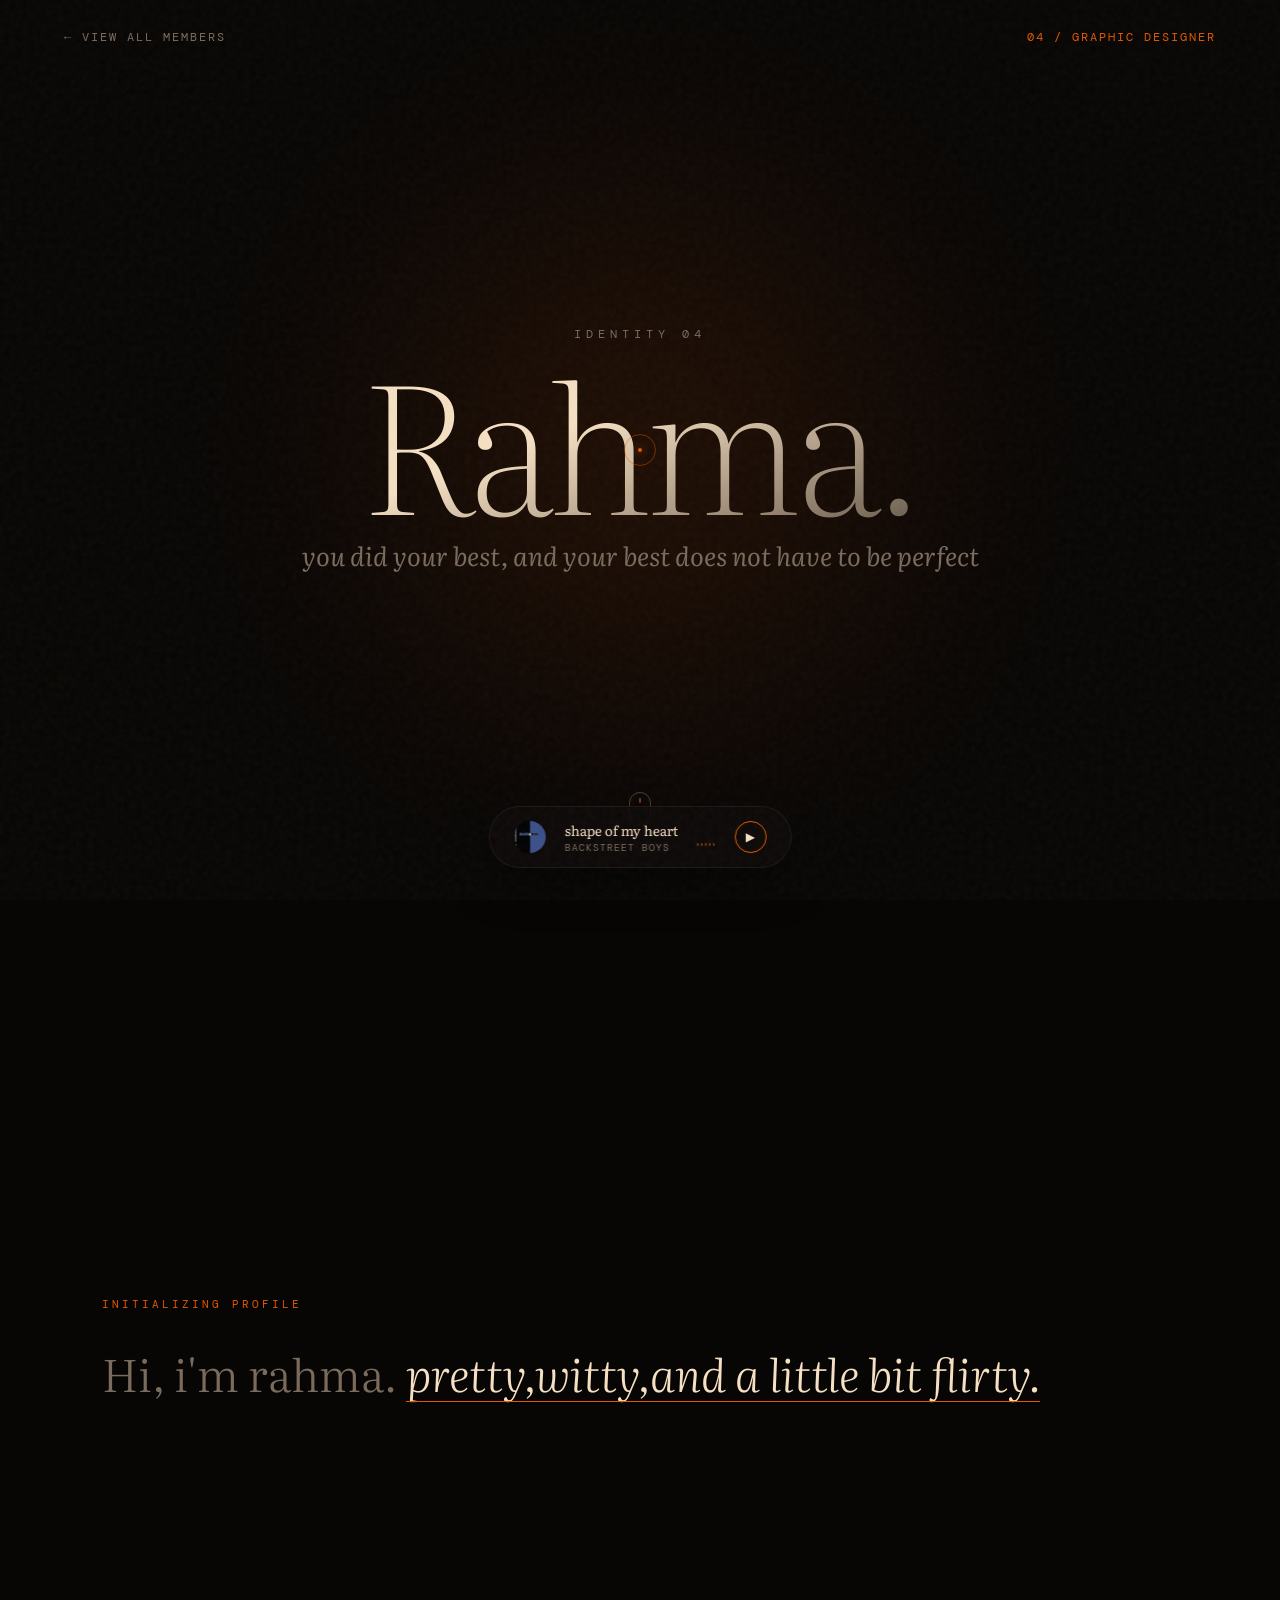
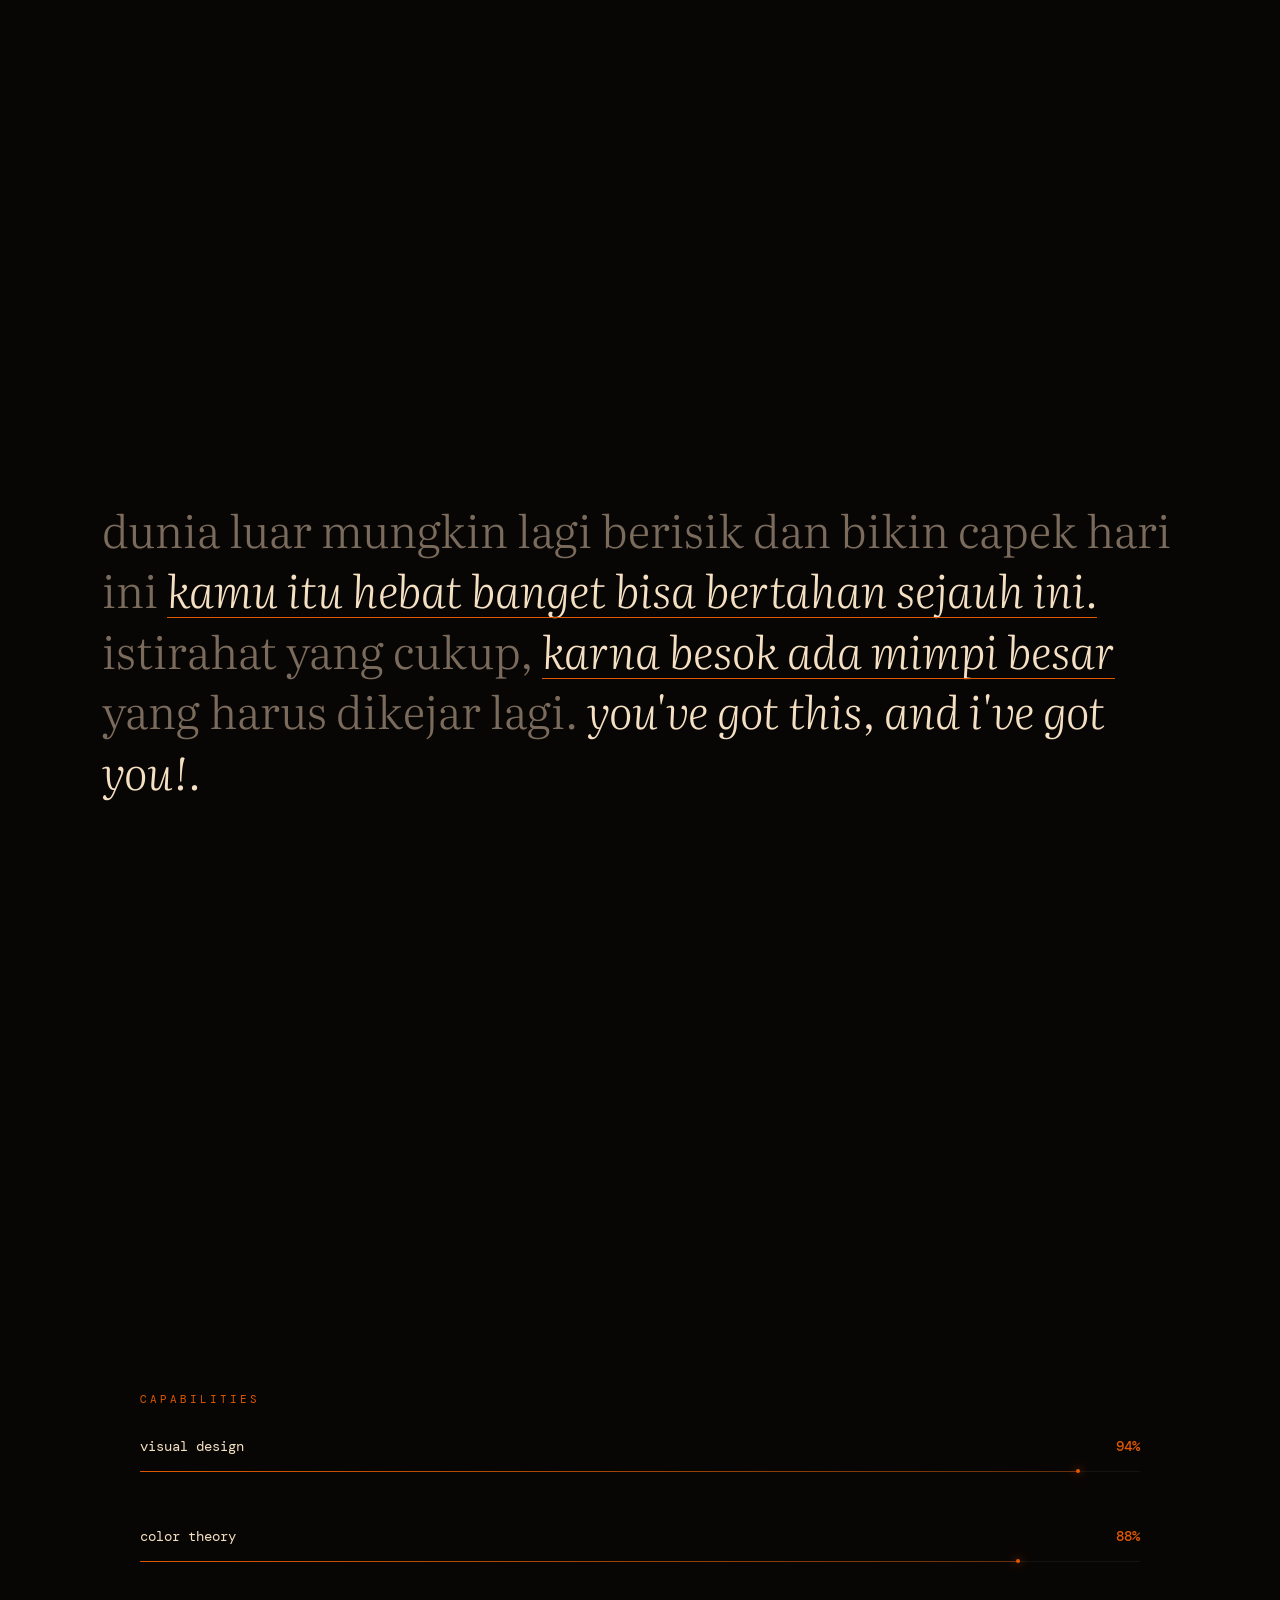
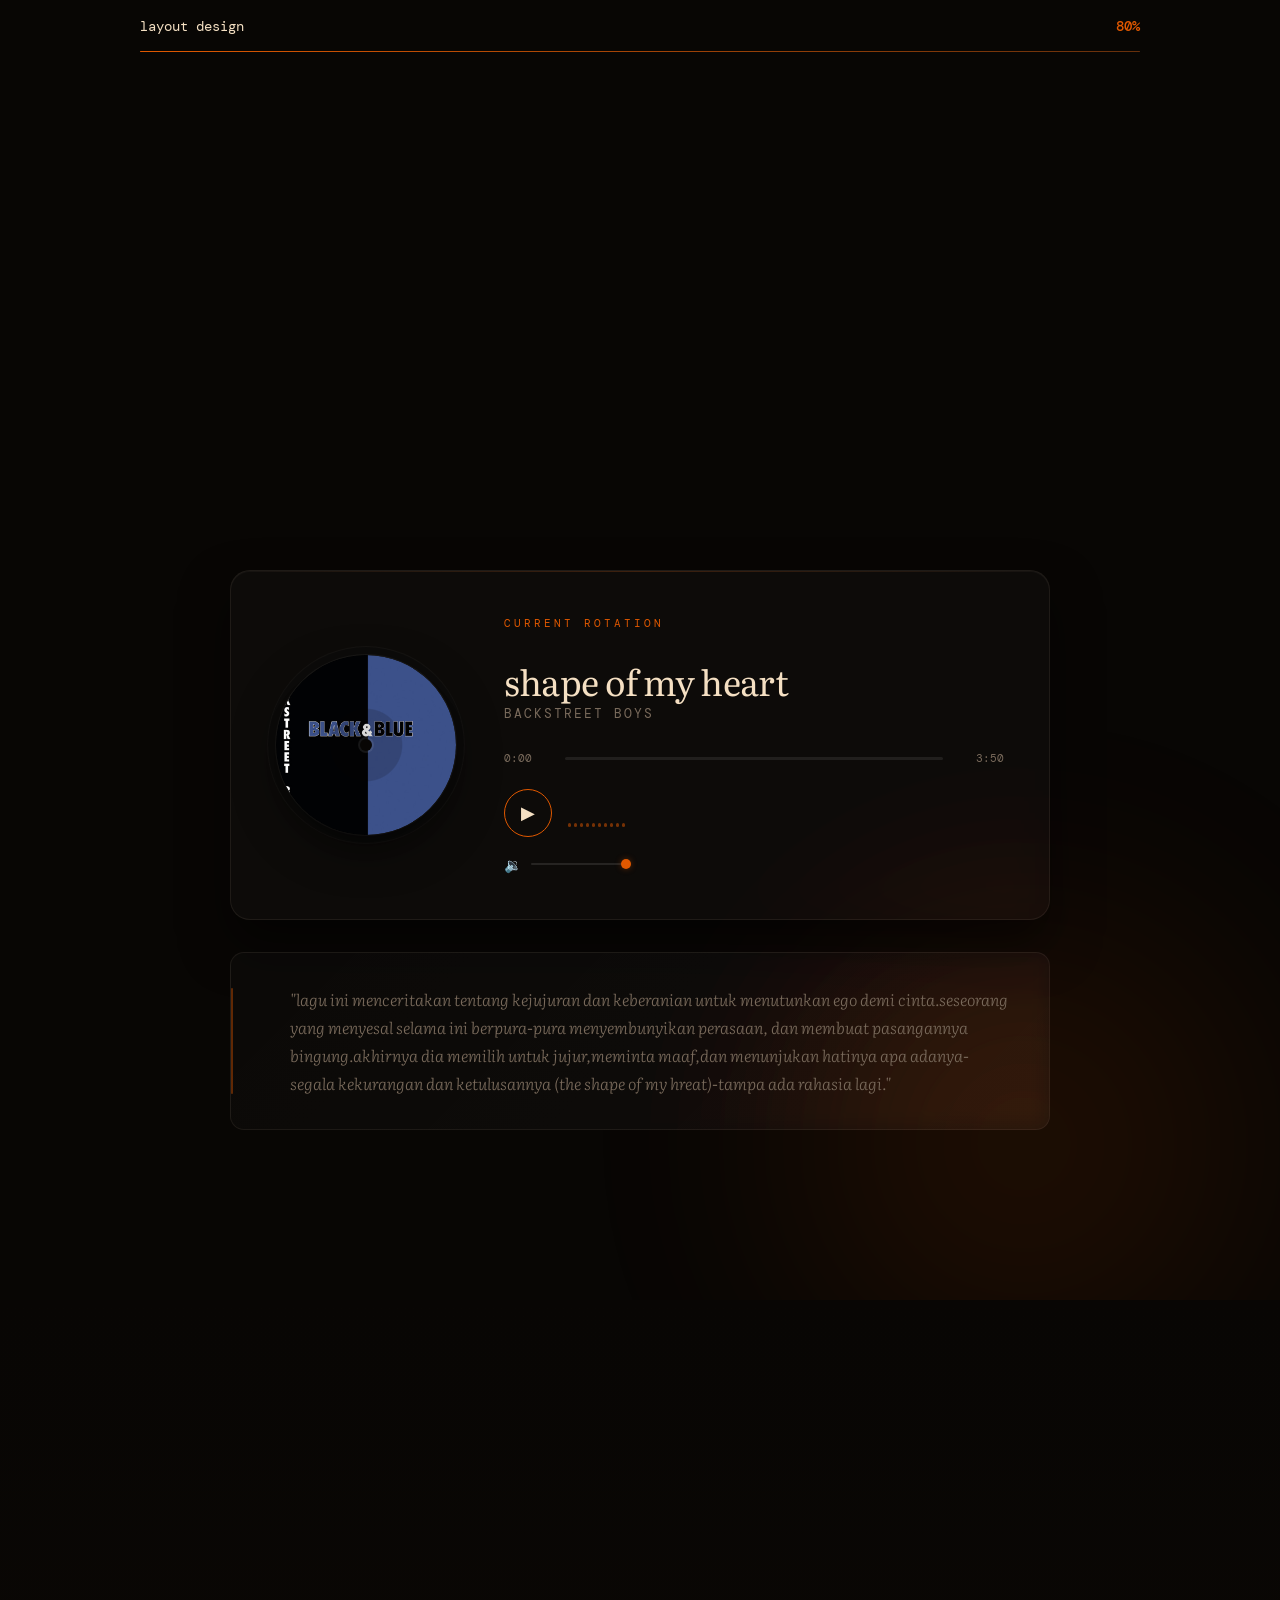
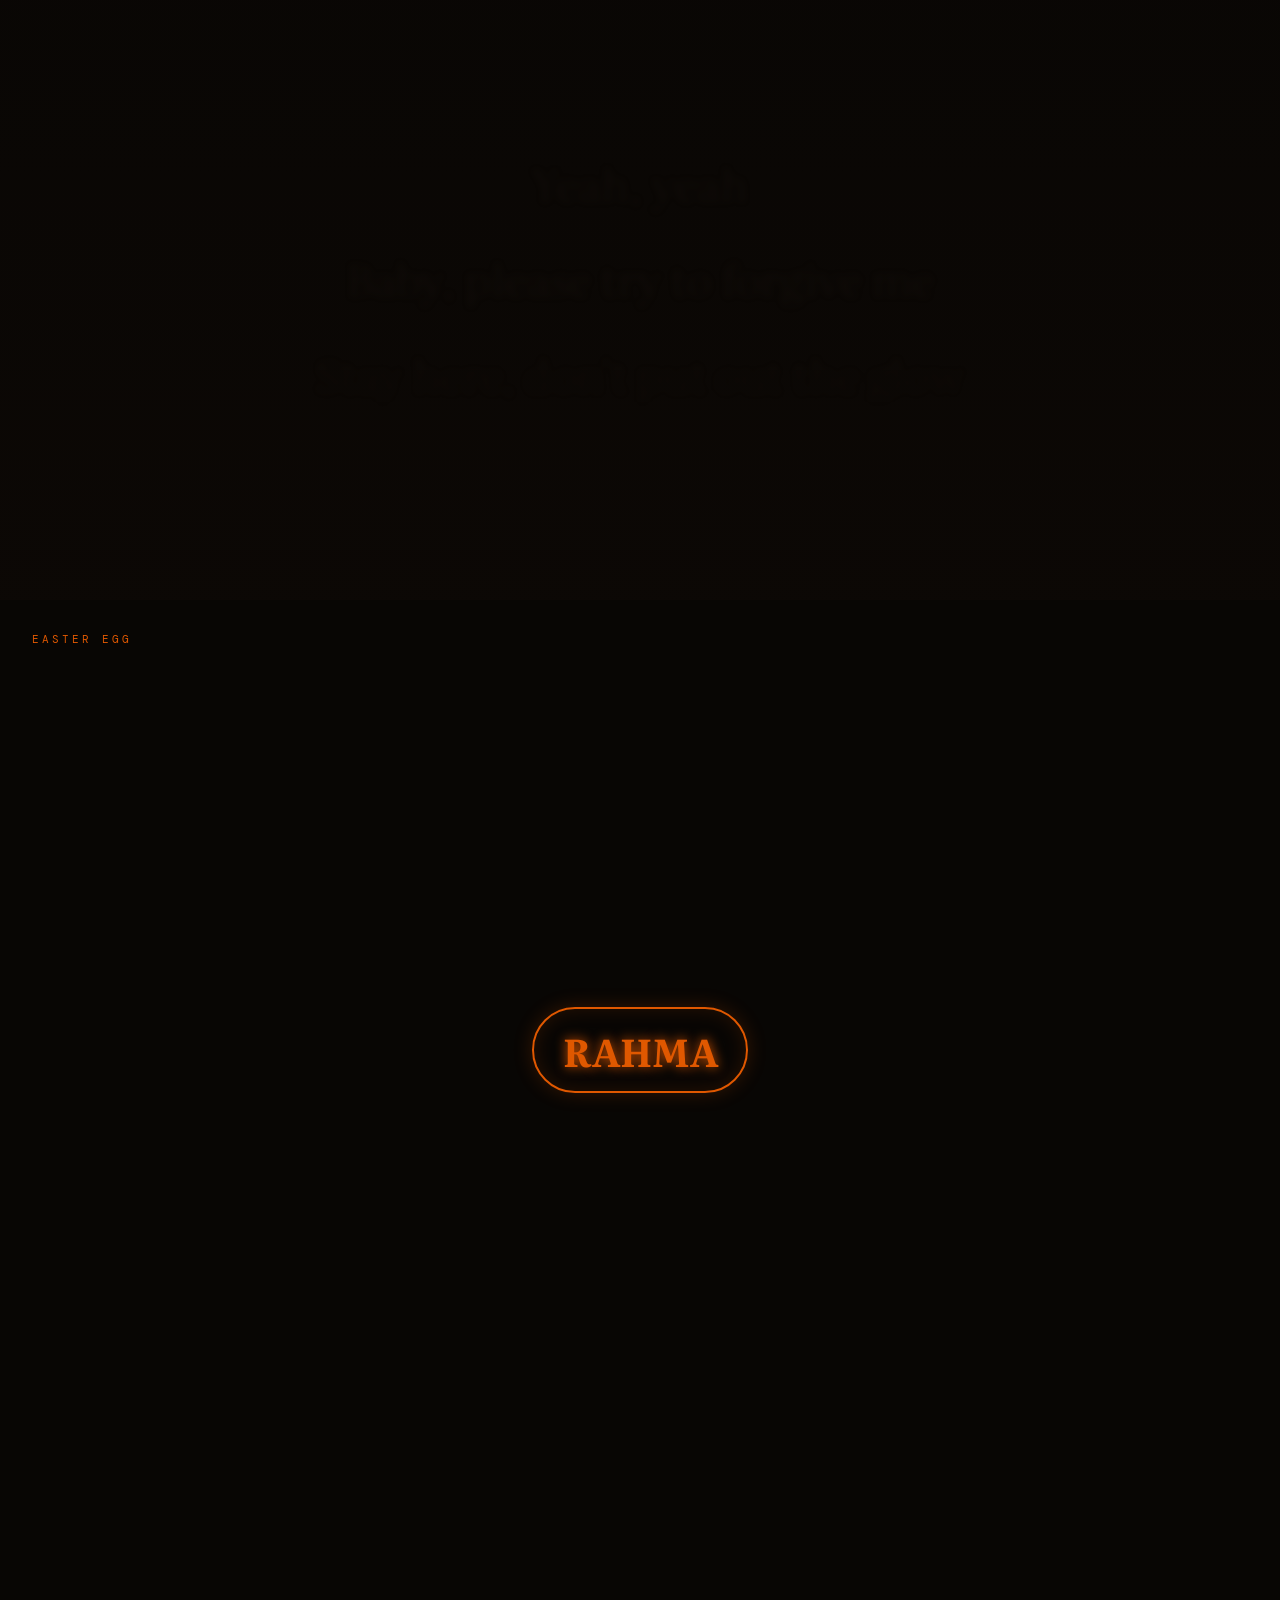
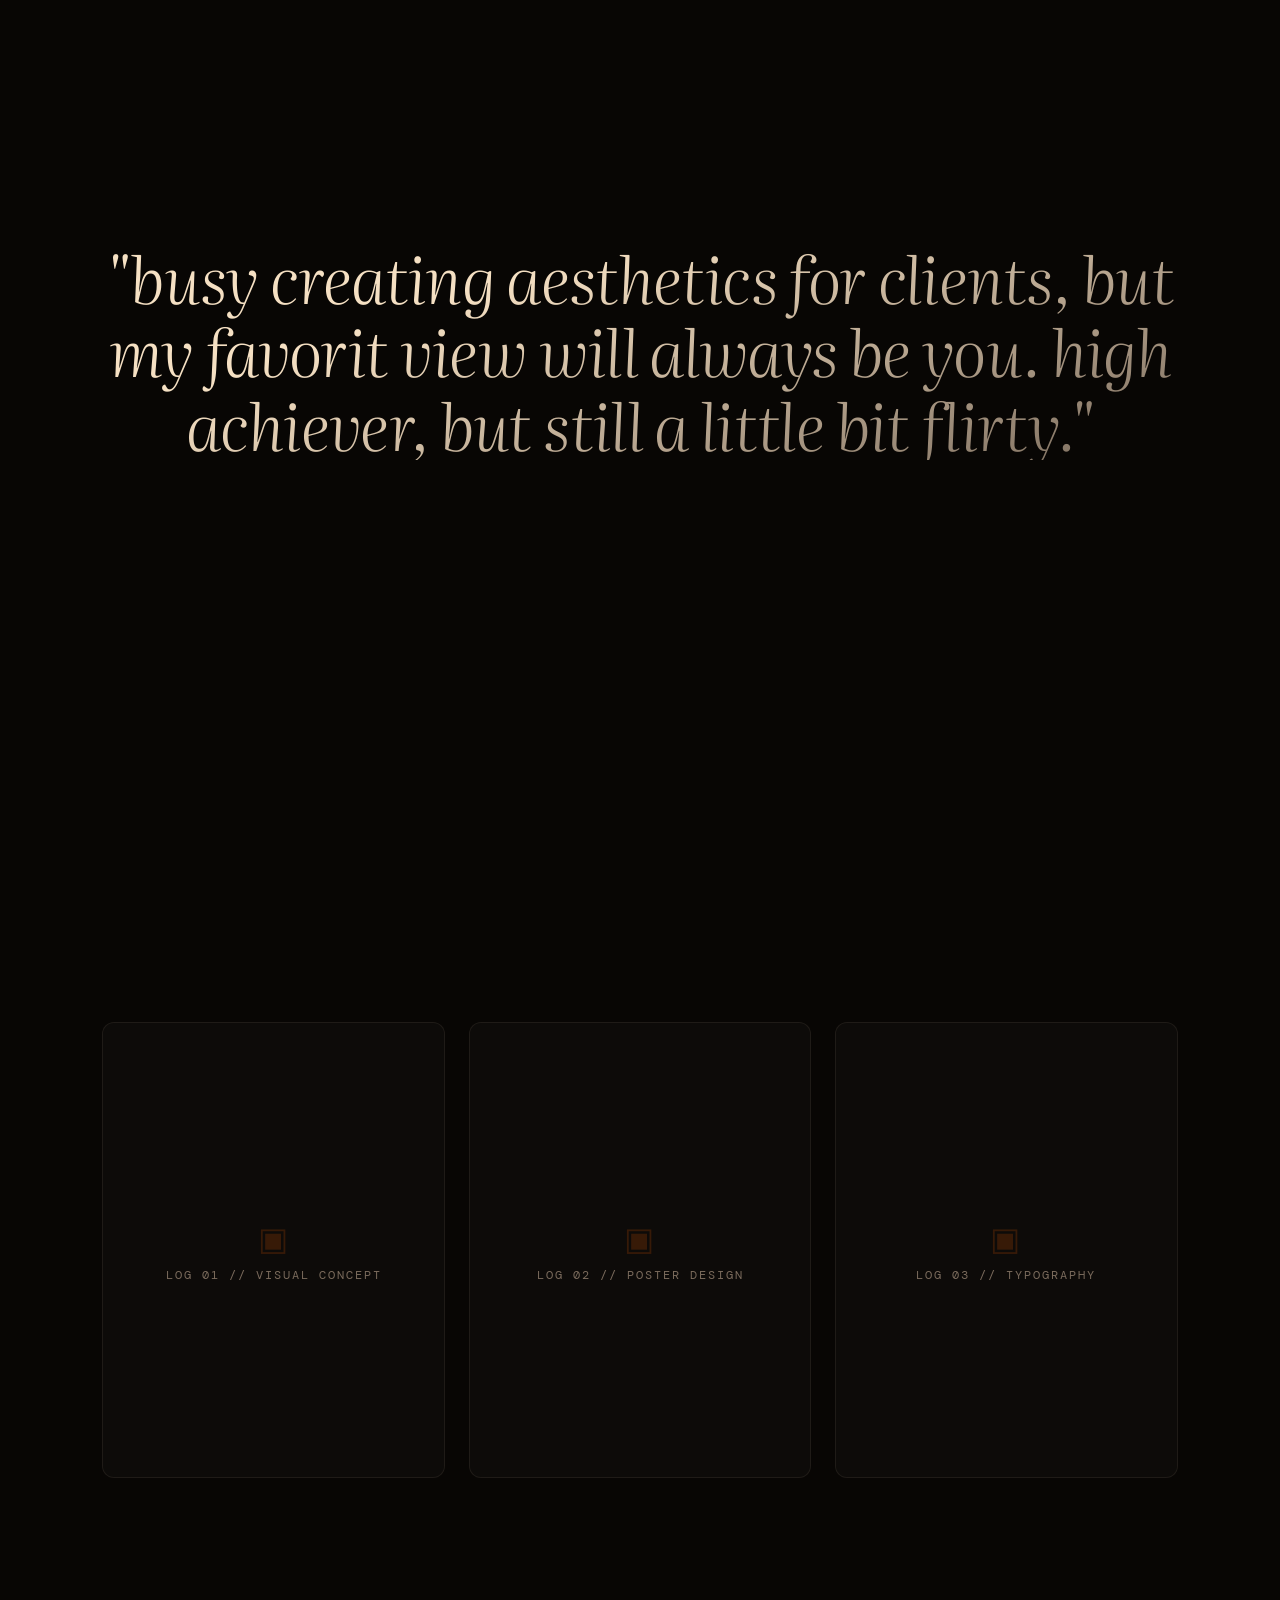
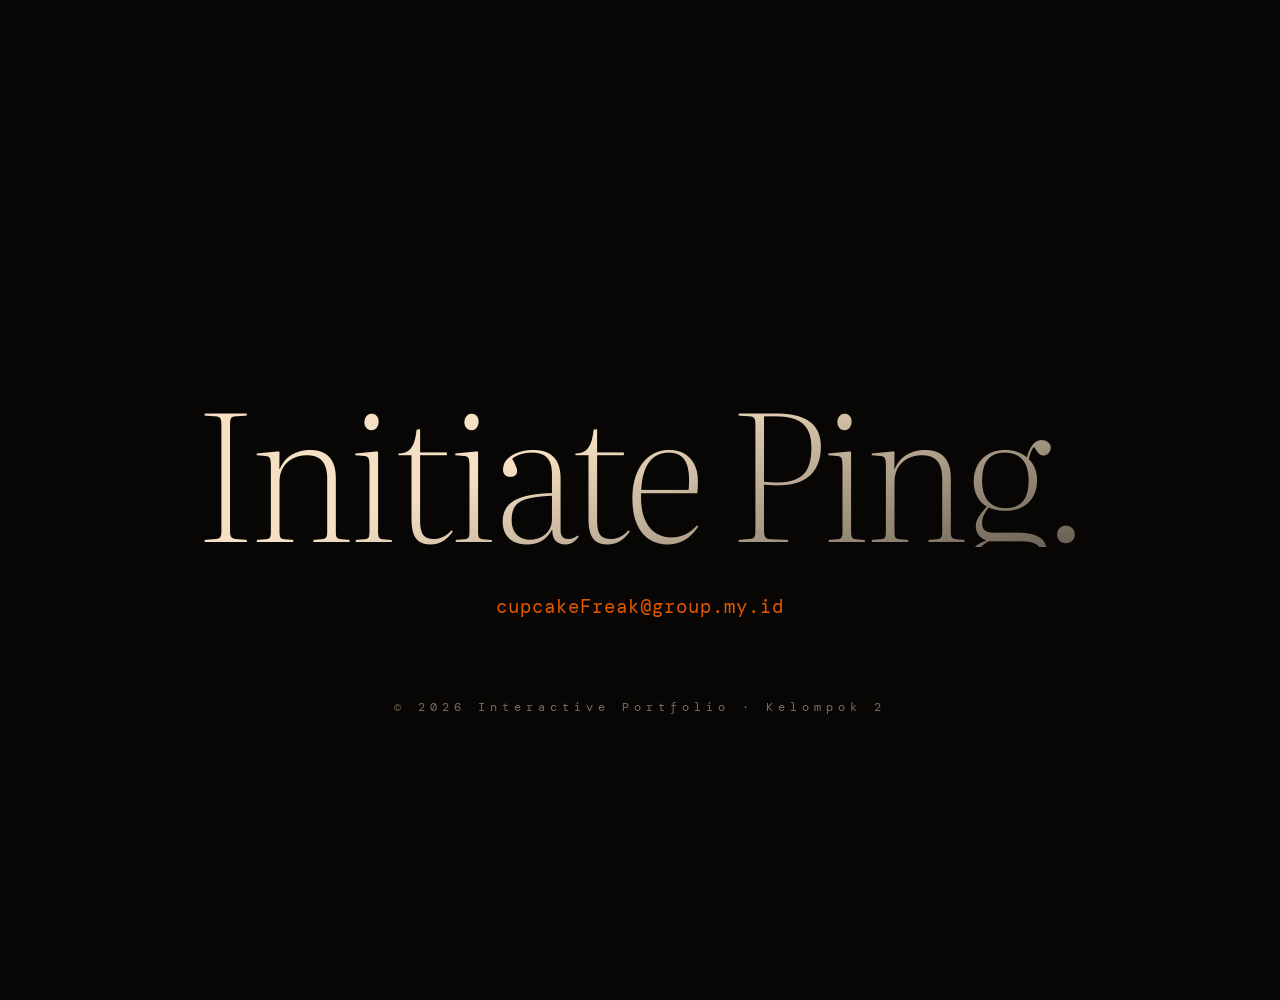
<file: cosmic project/frontend/members/rahma/rahma.html>
<!DOCTYPE html>
<html lang="en">
<head>
    <meta charset="UTF-8">
    <meta name="viewport" content="width=device-width, initial-scale=1.0">
    <title>Rahma — Identity | Kelompok 2 Portfolio</title>
    <meta name="description" content="Nabil EL Aufa — Web Developer. Personal profile featuring biography, skills, favorite song with synchronized lyrics, and more.">

    <link rel="preconnect" href="https://fonts.googleapis.com">
    <link rel="preconnect" href="https://fonts.gstatic.com" crossorigin>
    <link href="https://fonts.googleapis.com/css2?family=DM+Mono:wght@300;400;500&family=Literata:ital,opsz,wght@0,7..72,200..900;1,7..72,200..900&display=swap" rel="stylesheet">

    <link rel="stylesheet" href="css/style.css">
</head>
<body>

    <!-- Cinematic Noise Overlay -->
    <div class="noise-overlay" aria-hidden="true"></div>

    <!-- Custom Cursor -->
    <div class="cursor-dot" aria-hidden="true"></div>
    <div class="cursor-ring" aria-hidden="true"></div>

    <!-- Navigation -->
    <nav class="profile-nav" aria-label="Member page navigation">
        <a href="../../index.html" class="back-link" aria-label="Back to all members">← View All Members</a>
        <span class="nav-id" aria-label="Identity number 01, Web Developer">04 / graphic designer</span>
    </nav>

    <!-- ================================================================
         STICKY MINI-PLAYER (shown when scrolling past song section)
    ================================================================ -->
    <div class="mini-player" id="mini-player" aria-label="Now playing — mini player" aria-live="polite">
        <img src="assets/images/Backstreet Boys.jpg" alt="Shape of My Heart cover art" class="mini-cover" id="mini-cover">
        <div class="mini-info">
            <span class="mini-title">shape of my heart</span>
            <span class="mini-artist">backstreet boys</span>
        </div>
        <div class="mini-waveform" id="mini-waveform">
            <div class="bar"></div>
            <div class="bar"></div>
            <div class="bar"></div>
            <div class="bar"></div>
            <div class="bar"></div>
        </div>
        <button class="mini-play-btn" id="mini-play-btn" aria-label="Play / Pause">▶</button>
    </div>

    <main>

        <!-- ================================================================
             1. HERO
        ================================================================ -->
        <section class="fullscreen-section hero-section" id="section-hero">
            <div class="ambient-gradient hero-glow" aria-hidden="true"></div>

            <div class="hero-content">
                <p class="hero-mono fade-up">IDENTITY 04</p>
                <h1 class="hero-title fade-up" style="--delay: 0.1s">Rahma.</h1>
                <p class="hero-subtitle fade-up" style="--delay: 0.2s">you did your best, and your best does not have to be perfect</p>
            </div>

            <div class="scroll-indicator fade-up" style="--delay: 0.5s" aria-hidden="true">
                <div class="mouse-icon">
                    <div class="wheel"></div>
                </div>
                <span>Descend</span>
            </div>
        </section>

        <!-- ================================================================
             1.5. INTRODUCTION
        ================================================================ -->
        <section class="fullscreen-section intro-section">
            <div class="story-container">
                <p class="section-label fade-up">INITIALIZING PROFILE</p>
                <h2 class="story-text fade-up" style="--delay: 0.2s">
                    Hi, i'm rahma.
                    <span class="highlight">pretty,witty,and a little bit flirty.</span>
                </h2>
            </div>
        </section>

        <!-- ================================================================
             2. ABOUT ME — Story
        ================================================================ -->
        <section class="fullscreen-section story-section">
            <div class="story-container">
                <h2 class="story-text text-reveal">
                    dunia luar mungkin lagi berisik dan bikin capek hari ini
                    <span class="highlight">kamu itu hebat banget bisa bertahan sejauh ini.</span> istirahat  yang cukup,
                    <span class="highlight">karna besok ada mimpi besar</span> yang harus dikejar lagi.
                    <span class="highlight">you've got this, and i've got you!.</span>
                    <span class="highlight"></span>
                </h2>
            </div>
        </section>

        <!-- ================================================================
             3. SKILLS
        ================================================================ -->
        <section class="fullscreen-section skills-section">
            <div class="skills-container">
                <p class="section-label">CAPABILITIES</p>

                <div class="skill-row">
                    <div class="skill-info">
                        <span class="skill-name">visual design</span>
                        <span class="skill-pct">94%</span>
                    </div>
                    <div class="skill-track">
                        <div class="skill-fill" data-target="94%"></div>
                    </div>
                </div>

                <div class="skill-row">
                    <div class="skill-info">
                        <span class="skill-name">color theory</span>
                        <span class="skill-pct">88%</span>
                    </div>
                    <div class="skill-track">
                        <div class="skill-fill" data-target="88%"></div>
                    </div>
                </div>

                <div class="skill-row">
                    <div class="skill-info">
                        <span class="skill-name">layout design</span>
                        <span class="skill-pct">80%</span>
                    </div>
                    <div class="skill-track">
                        <div class="skill-fill" data-target="100%"></div>
                    </div>
                </div>
            </div>
        </section>

        <!-- ================================================================
             4. FAVORITE SONG — Music Player
        ================================================================ -->
        <section class="fullscreen-section song-section" id="song-section">
            <div class="ambient-gradient song-glow" aria-hidden="true"></div>

            <div class="song-showcase-wrapper">

                <div class="audio-player-container" id="audio-player-container">
                    <!-- Hidden audio element -->
                    <audio id="bgm-audio" src="assets/music/Shape of My Heart.mp3" preload="metadata"></audio>

                    <!-- Vinyl Album Art -->
                    <div class="album-art" id="album-art" role="img" aria-label="Album cover: Shape of My Heart by Backstreet Boys">
                        <img src="assets/images/Backstreet Boys.jpg" alt="Shape of My Heart — Backstreet Boys album cover" class="cover-img" id="cover-img">
                    </div>

                    <!-- Song Details & Controls -->
                    <div class="song-details">
                        <p class="section-label">CURRENT ROTATION</p>
                        <h3 class="song-title">shape of my heart</h3>
                        <p class="song-artist">backstreet boys</p>

                        <!-- Progress Bar -->
                        <div class="progress-wrapper" role="group" aria-label="Song progress">
                            <span class="time-label time-current" id="time-current" aria-live="off">0:00</span>
                            <div class="progress-track"
                                 id="progress-track"
                                 role="slider"
                                 aria-label="Song position"
                                 aria-valuemin="0"
                                 aria-valuemax="100"
                                 aria-valuenow="0"
                                 tabindex="0">
                                <div class="progress-fill" id="progress-fill">
                                    <div class="progress-thumb"></div>
                                </div>
                            </div>
                            <span class="time-label time-end" id="time-end" aria-live="off">0:00</span>
                        </div>

                        <!-- Play button + Equalizer -->
                        <div class="player-controls">
                            <button class="play-btn" id="play-btn" aria-label="Play Shape of My Heart by Backstreet Boys">
                                <span class="play-icon" aria-hidden="true">▶</span>
                                <span class="pause-icon" aria-hidden="true">⏸</span>
                            </button>

                            <div class="waveform" id="waveform" aria-hidden="true">
                                <div class="bar"></div>
                                <div class="bar"></div>
                                <div class="bar"></div>
                                <div class="bar"></div>
                                <div class="bar"></div>
                                <div class="bar"></div>
                                <div class="bar"></div>
                                <div class="bar"></div>
                                <div class="bar"></div>
                                <div class="bar"></div>
                            </div>
                        </div>

                        <!-- Volume -->
                        <div class="volume-row" role="group" aria-label="Volume control">
                            <span class="volume-icon" id="volume-icon" aria-hidden="true">🔉</span>
                            <input
                                type="range"
                                class="volume-slider"
                                id="volume-slider"
                                min="0"
                                max="1"
                                step="0.02"
                                value="1"
                                aria-label="Volume"
                            >
                        </div>
                    </div>
                </div>

                <!-- Song Description -->
                <div class="song-description-box fade-up" style="--delay: 0.3s">
                    <p>
                        "lagu ini menceritakan tentang kejujuran dan keberanian untuk menutunkan ego demi cinta.seseorang yang menyesal selama ini berpura-pura menyembunyikan perasaan, dan membuat pasangannya bingung.akhirnya dia memilih untuk jujur,meminta maaf,dan menunjukan hatinya apa adanya-segala kekurangan dan ketulusannya (the shape of my hreat)-tampa ada rahasia lagi."
                    </p>
                </div>

            </div>
        </section>

        <!-- ================================================================
             5. LYRICS EXPERIENCE (Auto-Sync)
        ================================================================ -->
        <section class="fullscreen-section lyrics-section" id="lyrics-section">
            <div class="lyrics-wrapper">
                <div class="lyrics-container" id="lyrics-container" aria-live="polite" aria-atomic="false">
                    <!-- Lyrics injected by JavaScript from .lrc file -->
                </div>
            </div>
        </section>

        <!-- ================================================================
             6. DVD LOGO EASTER EGG
        ================================================================ -->
        <section class="fullscreen-section dvd-section" id="dvd-container">
            <p class="section-label absolute-label">EASTER EGG</p>
            <div id="dvd-logo" aria-hidden="true">RAHMA</div>
        </section>

        <!-- ================================================================
             7. FAVORITE QUOTE
        ================================================================ -->
        <section class="fullscreen-section quote-section">
            <h2 class="massive-quote fade-up">
                "busy creating aesthetics for clients, but my favorit view will  always be you. high achiever, but still a little bit flirty."<br>
            </h2>
        </section>

        <!-- ================================================================
             8. GALLERY
        ================================================================ -->
        <section class="fullscreen-section gallery-section">
            <div class="gallery-grid">
                <div class="gallery-item fade-up">
                    <div class="img-placeholder">LOG 01 // VISUAL CONCEPT</div>
                </div>
                <div class="gallery-item fade-up" style="--delay: 0.1s">
                    <div class="img-placeholder">LOG 02 // POSTER DESIGN</div>
                </div>
                <div class="gallery-item fade-up" style="--delay: 0.2s">
                    <div class="img-placeholder">LOG 03 // TYPOGRAPHY</div>
                </div>
            </div>
        </section>

        <!-- ================================================================
             9. CONTACT
        ================================================================ -->
        <section class="fullscreen-section contact-section">
            <div class="contact-content">
                <h2 class="hero-title fade-up">Initiate Ping.</h2>
                <a href="mailto:cupcakeFreak@group.my.id"
                   class="magnetic-btn fade-up"
                   style="--delay: 0.2s"
                   aria-label="Send email to Nabil">
                    cupcakeFreak@group.my.id
                </a>
                <div class="footer-bottom">
                    <p class="hero-mono">© 2026 Interactive Portfolio · Kelompok 2</p>
                </div>
            </div>
        </section>

    </main>

    <script src="java script/script.js"></script>
</body>
</html>
</file>
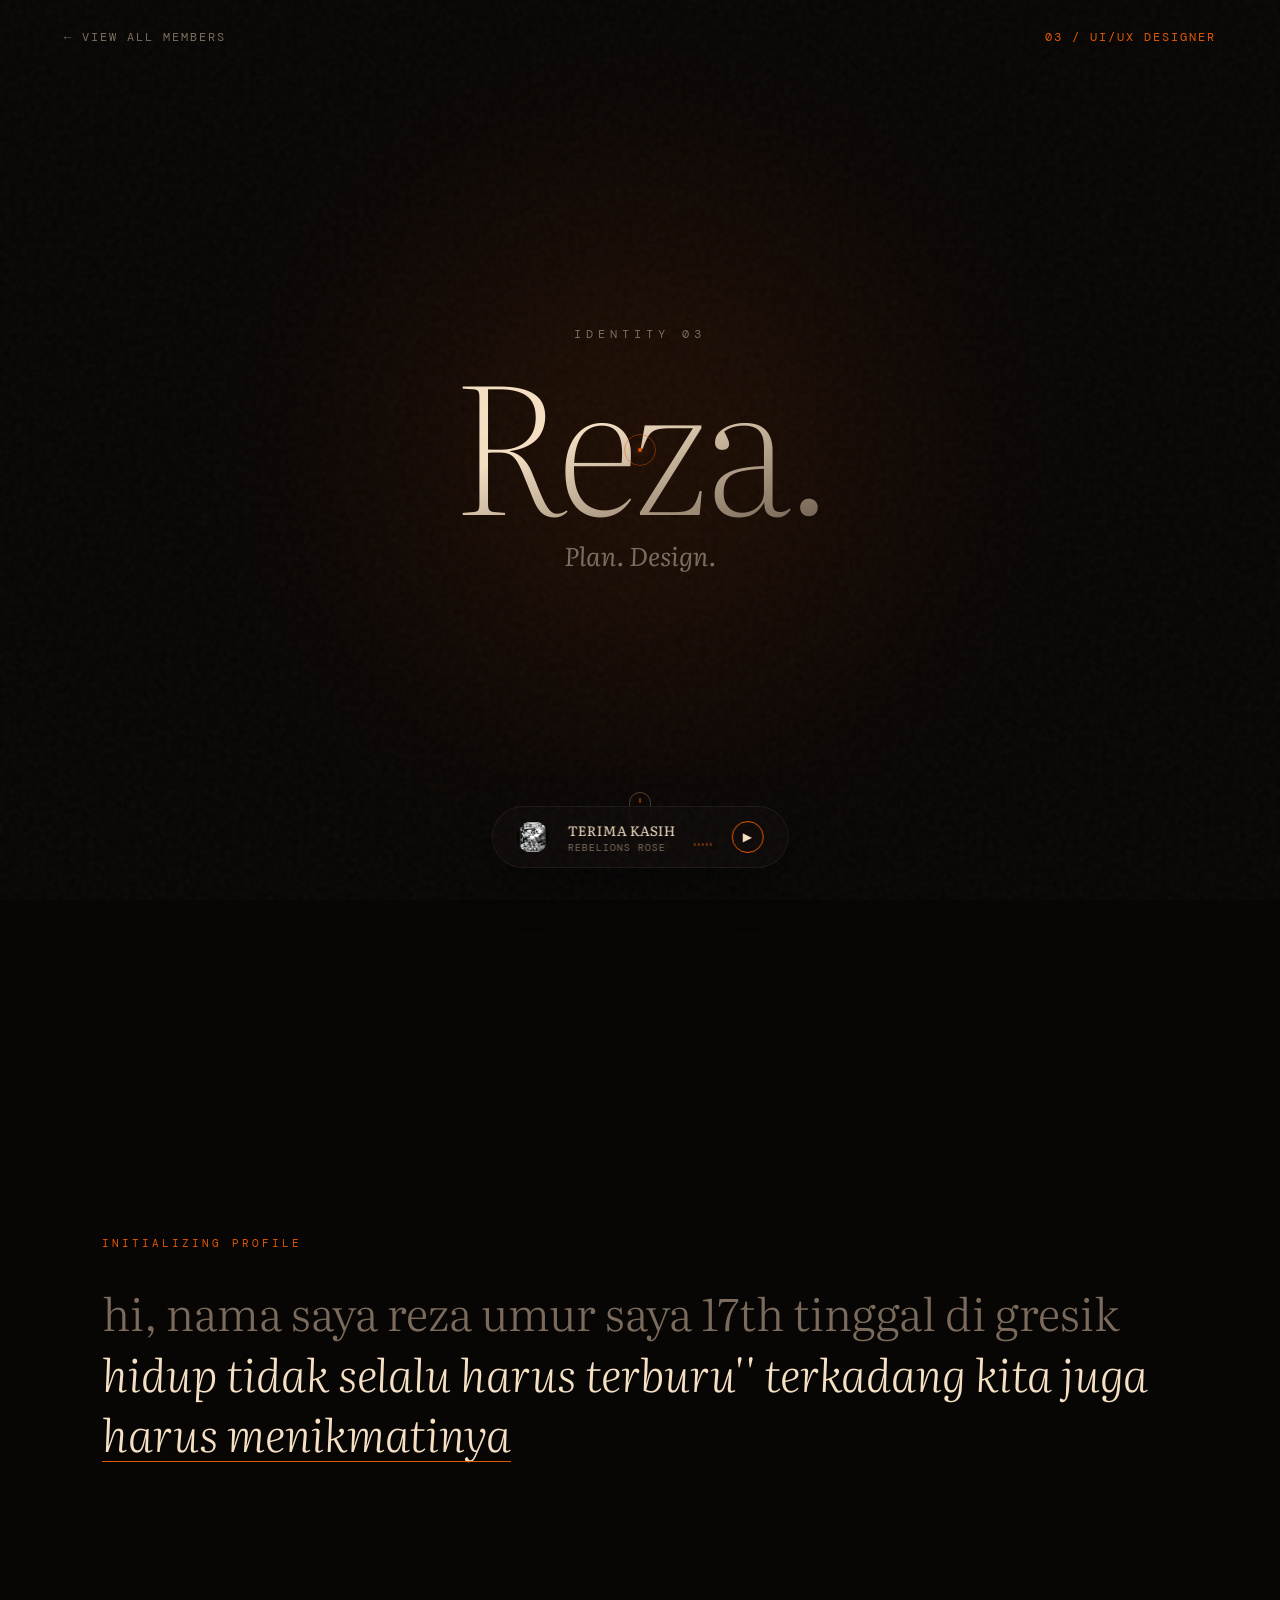
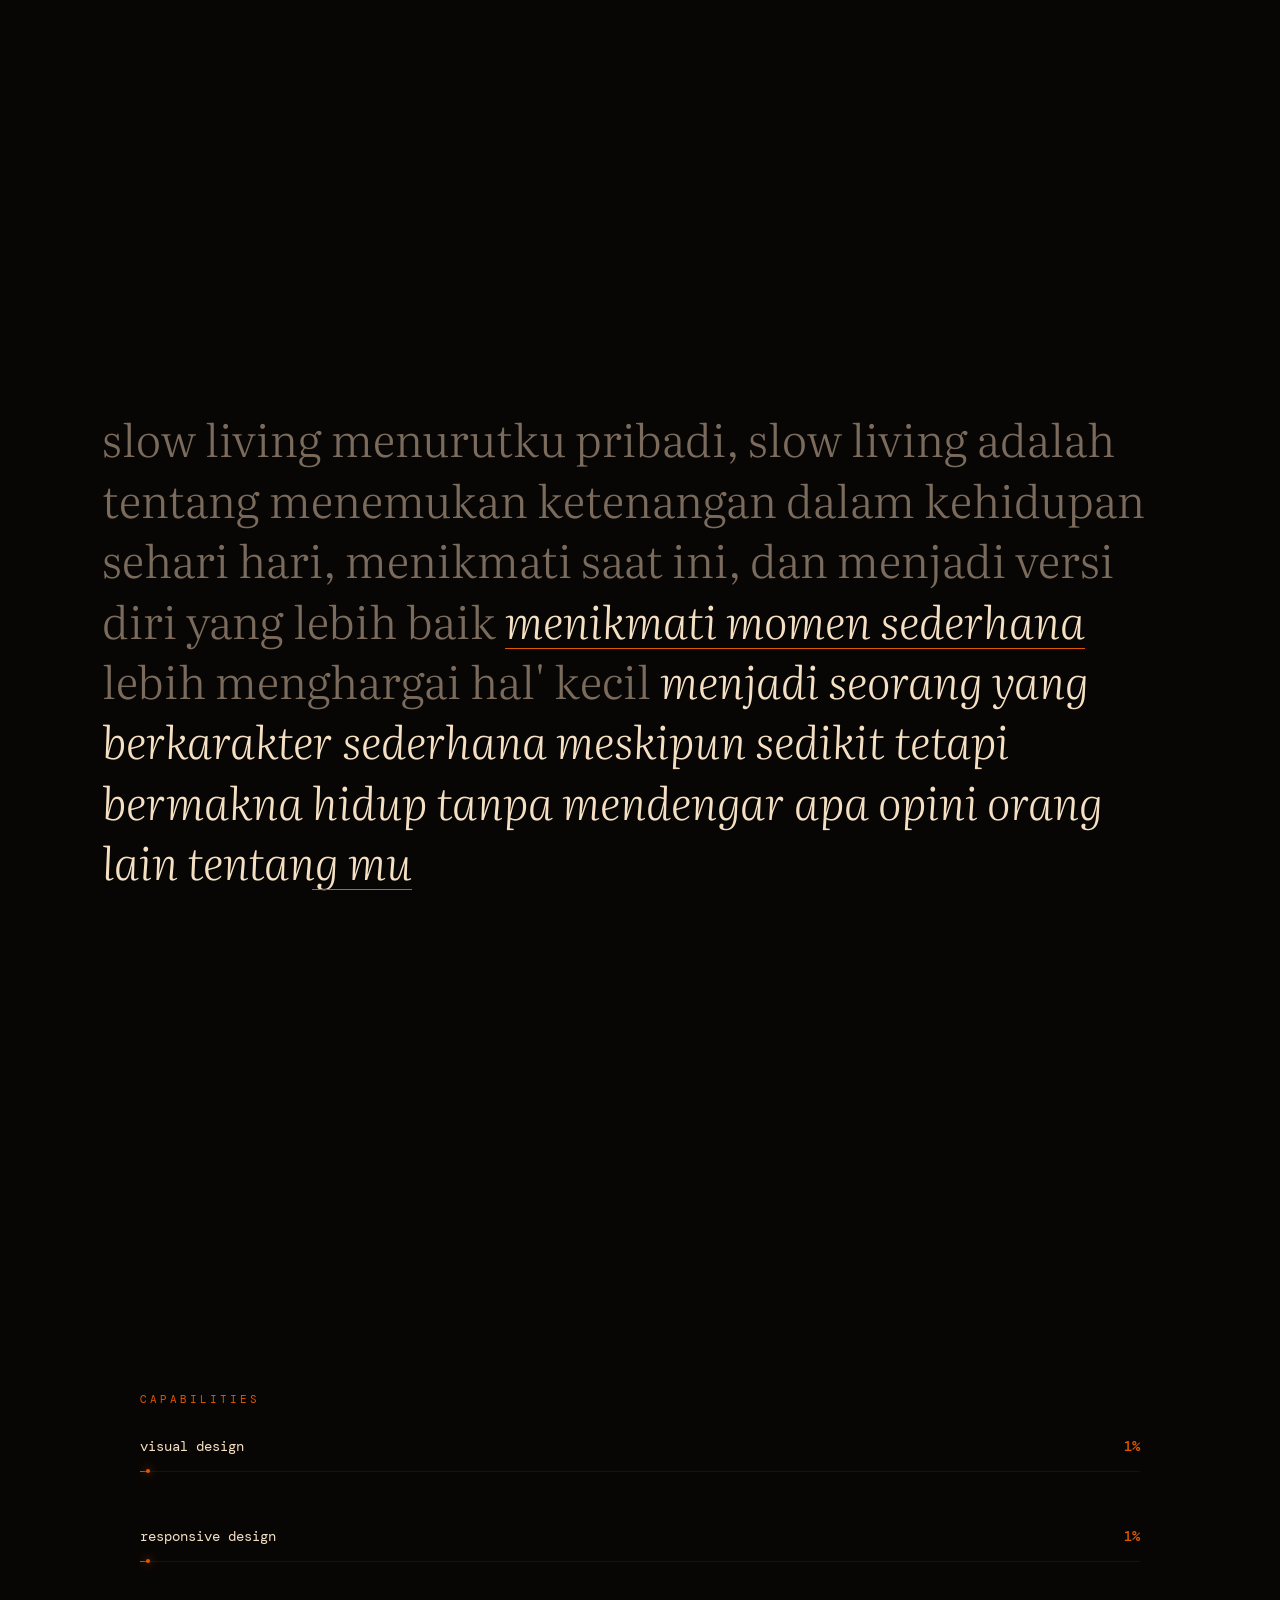
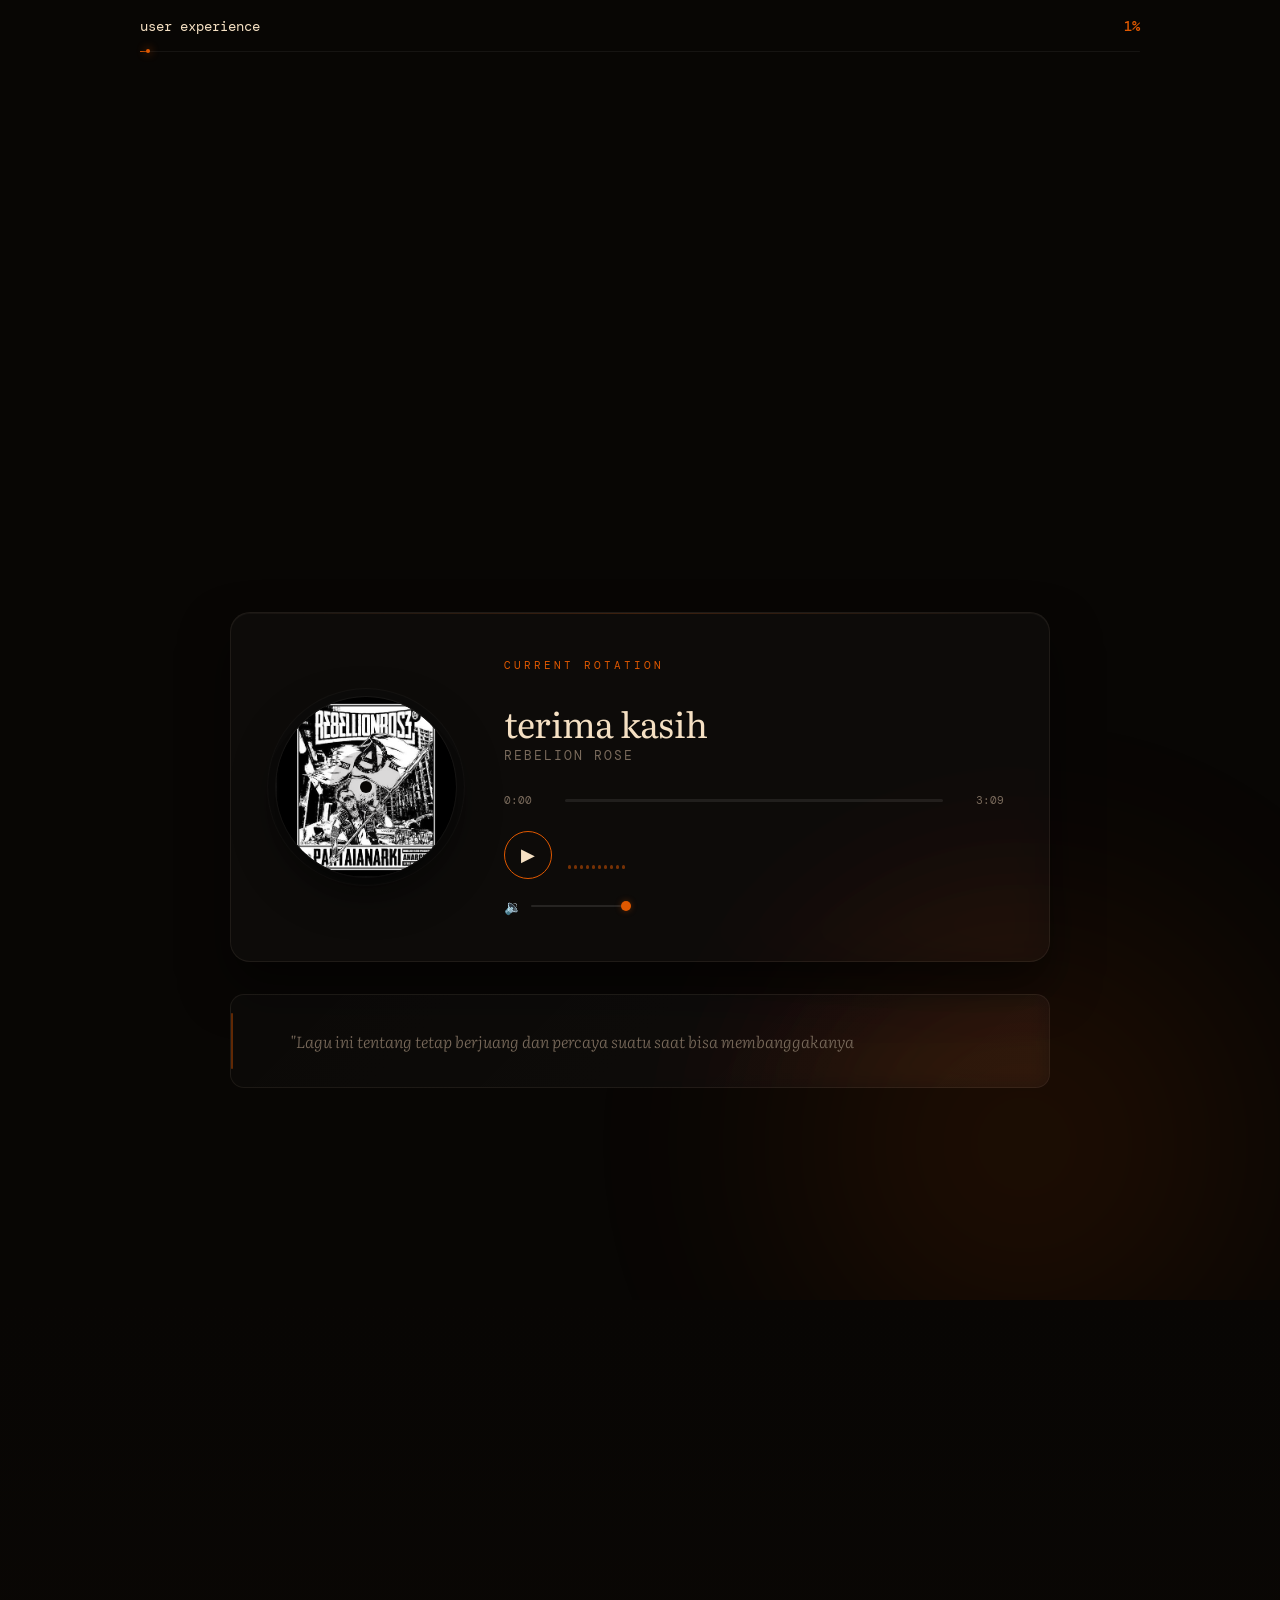
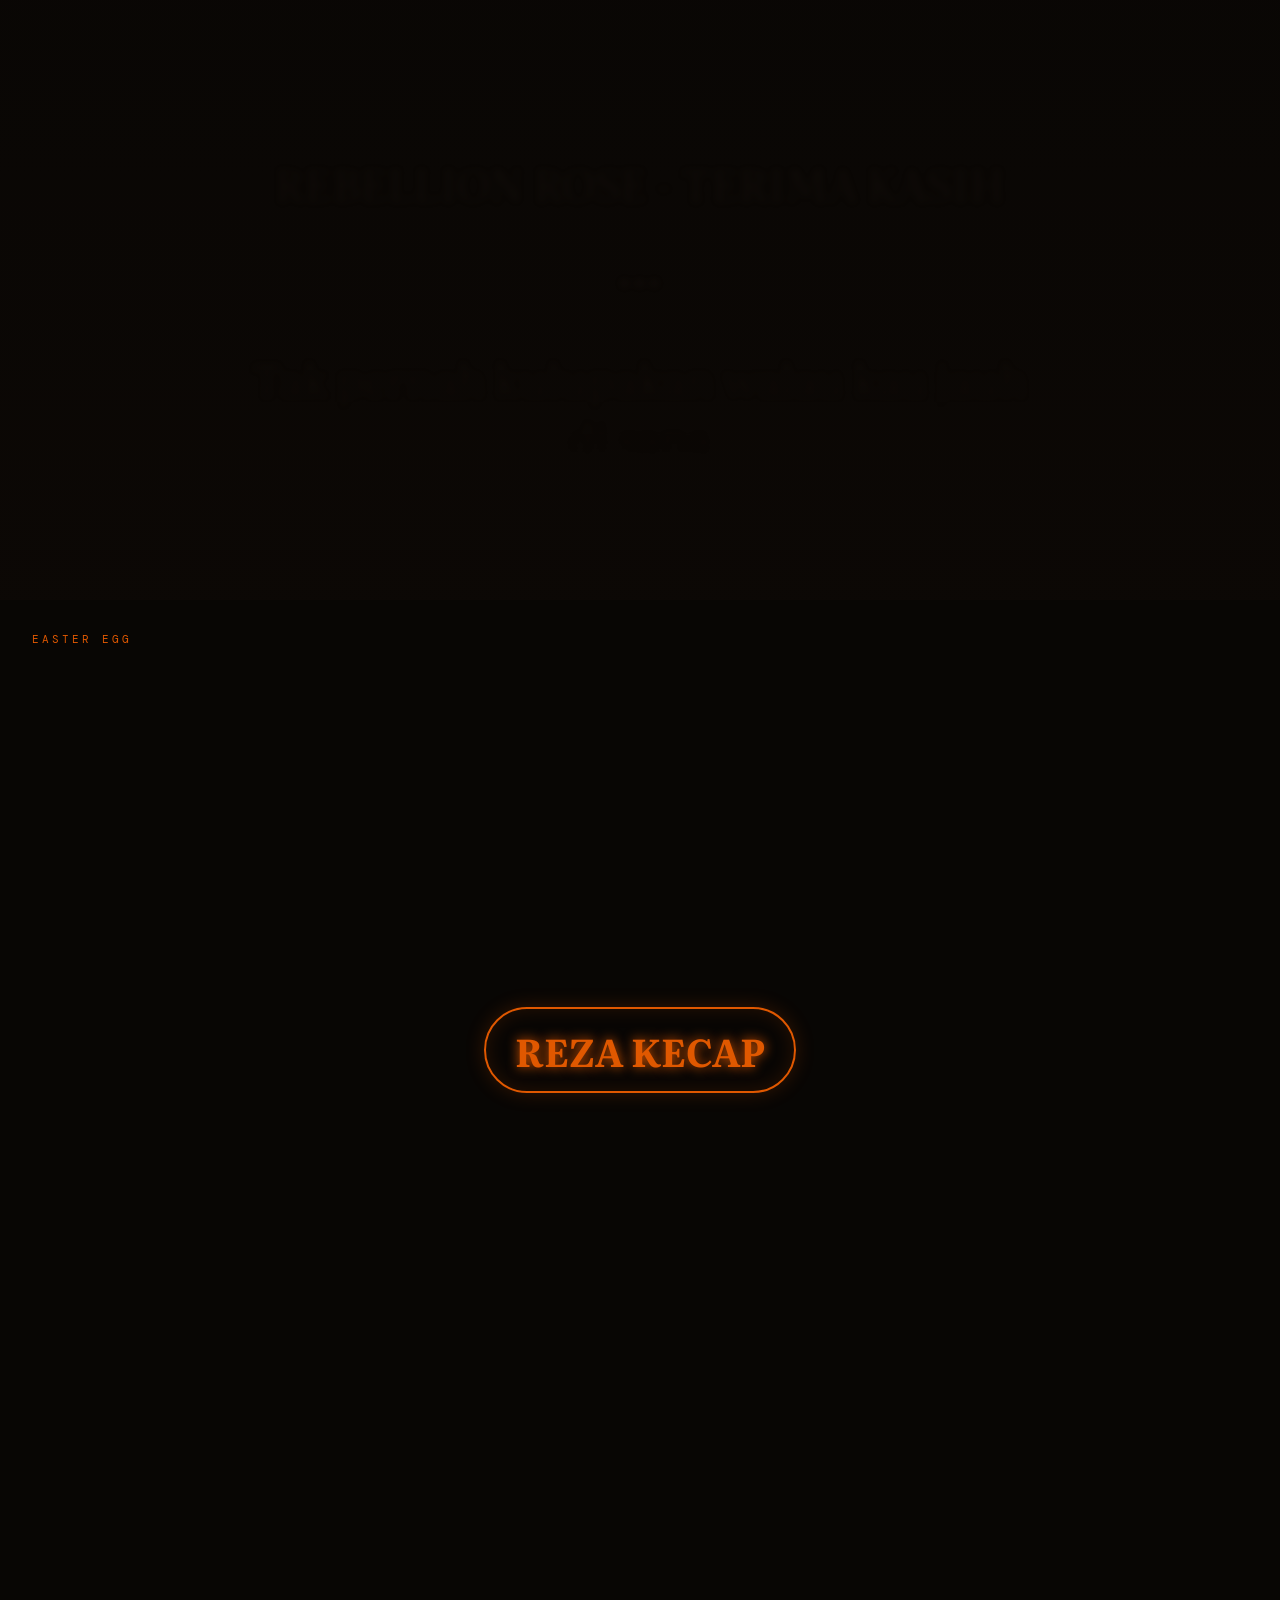
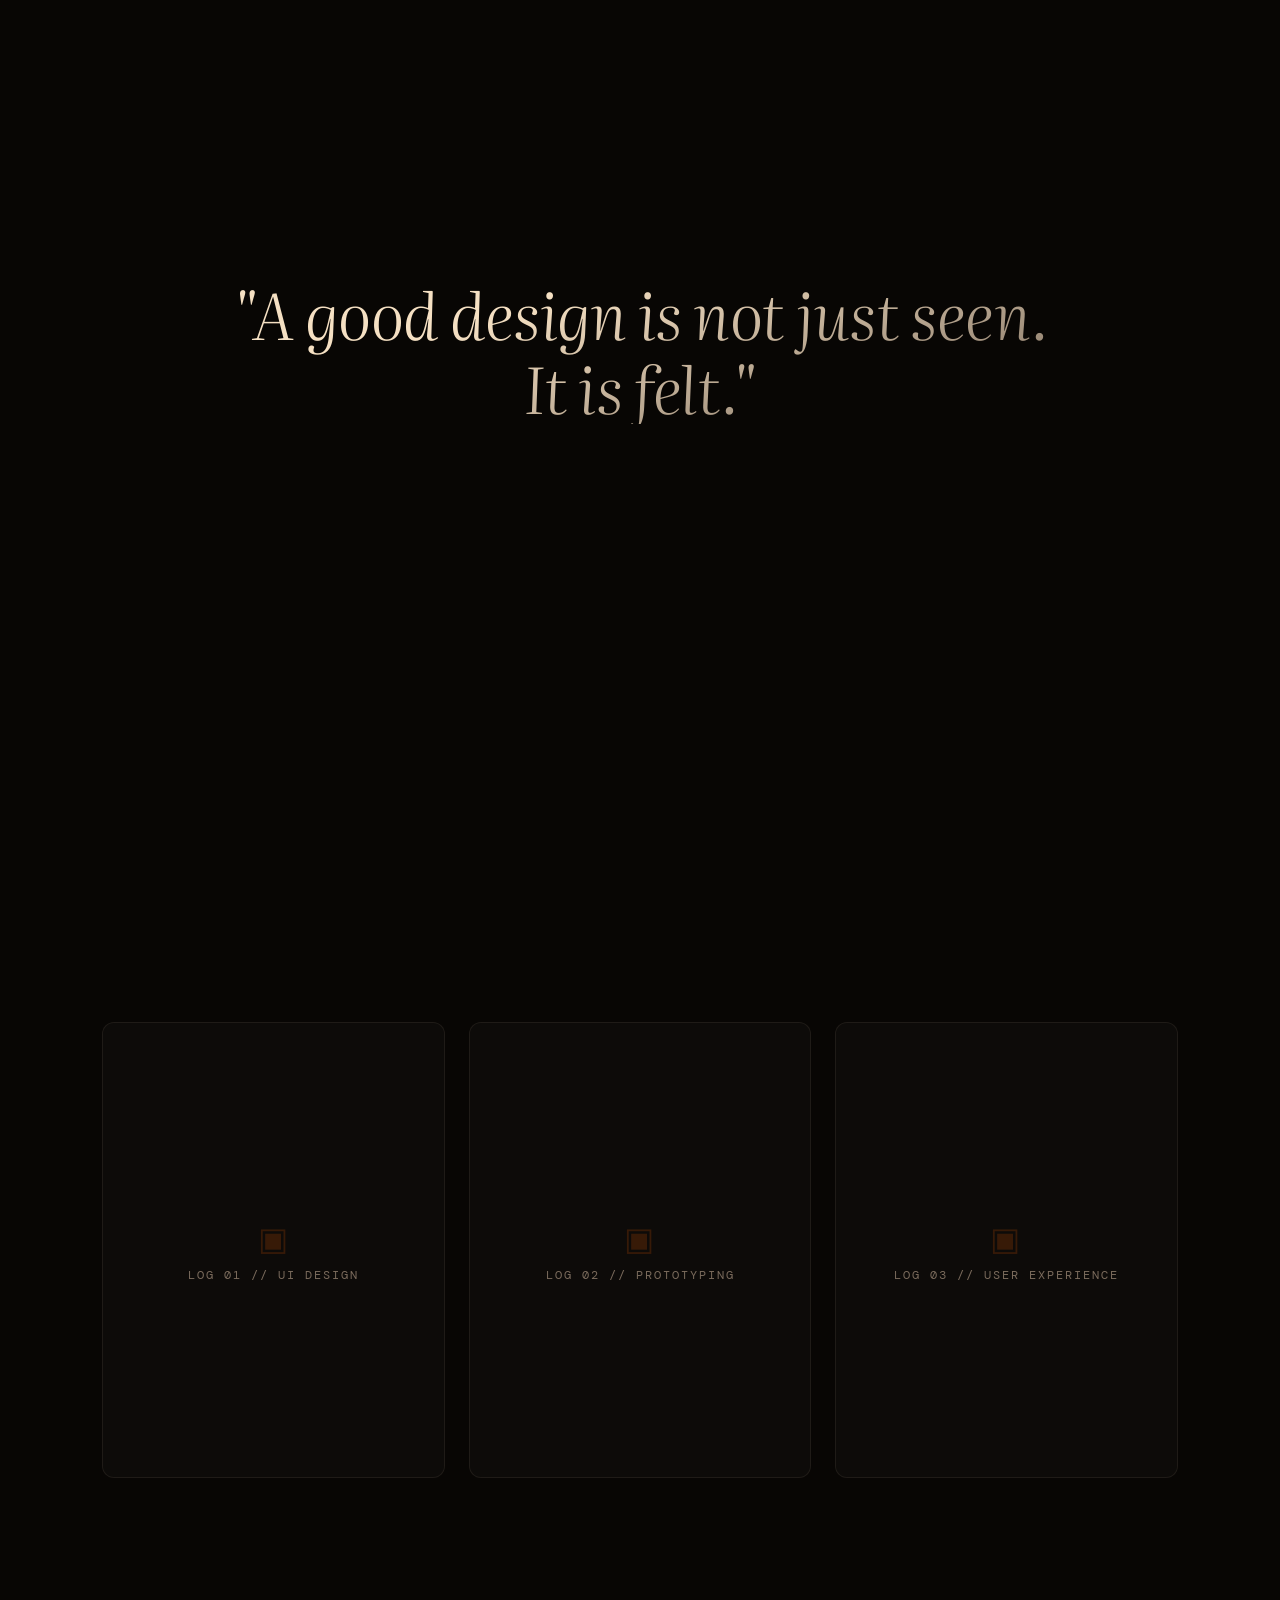
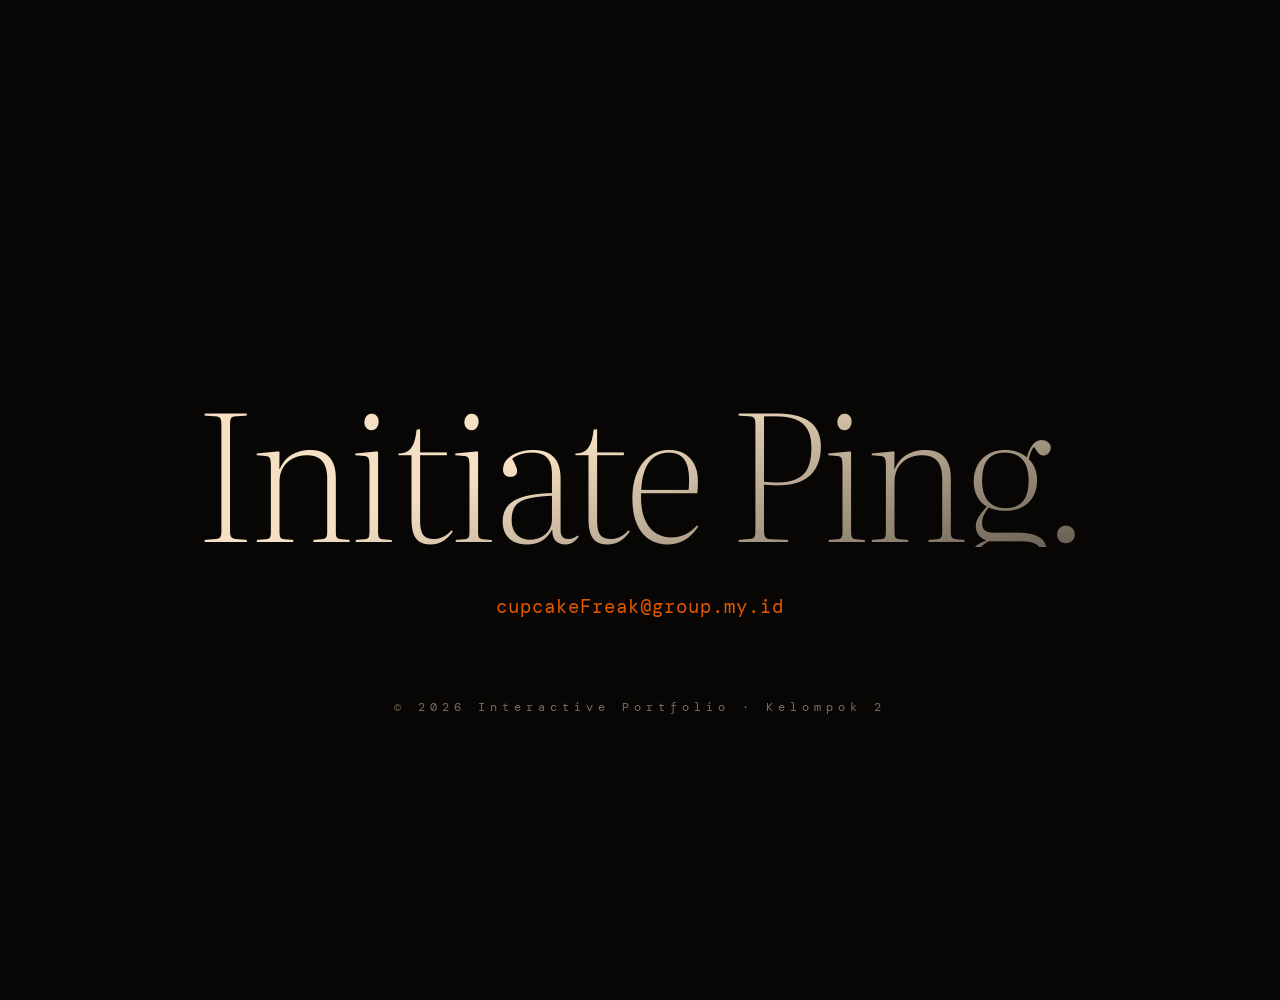
<file: cosmic project/frontend/members/reza/reza.html>
<!DOCTYPE html>
<html lang="en">
<head>
    <meta charset="UTF-8">
    <meta name="viewport" content="width=device-width, initial-scale=1.0">
    <title>Reza — Identity | Kelompok 2 Portfolio</title>
    <meta name="description" content="Nabil EL Aufa — Web Developer. Personal profile featuring biography, skills, favorite song with synchronized lyrics, and more.">

    <link rel="preconnect" href="https://fonts.googleapis.com">
    <link rel="preconnect" href="https://fonts.gstatic.com" crossorigin>
    <link href="https://fonts.googleapis.com/css2?family=DM+Mono:wght@300;400;500&family=Literata:ital,opsz,wght@0,7..72,200..900;1,7..72,200..900&display=swap" rel="stylesheet">

    <link rel="stylesheet" href="css/style.css">
</head>
<body>

    <!-- Cinematic Noise Overlay -->
    <div class="noise-overlay" aria-hidden="true"></div>

    <!-- Custom Cursor -->
    <div class="cursor-dot" aria-hidden="true"></div>
    <div class="cursor-ring" aria-hidden="true"></div>

    <!-- Navigation -->
    <nav class="profile-nav" aria-label="Member page navigation">
        <a href="../../index.html" class="back-link" aria-label="Back to all members">← View All Members</a>
        <span class="nav-id" aria-label="Identity number 01, Web Developer">03 / UI/UX DESIGNER</span>
    </nav>

    <!-- ================================================================
         STICKY MINI-PLAYER (shown when scrolling past song section)
    ================================================================ -->
    <div class="mini-player" id="mini-player" aria-label="Now playing — mini player" aria-live="polite">
        <img src="assets/images/rebelion.jpg" alt="Terima Kasih cover art" class="mini-cover" id="mini-cover">
        <div class="mini-info">
            <span class="mini-title"> TERIMA KASIH </span>
            <span class="mini-artist">rebelions rose</span>
        </div>
        <div class="mini-waveform" id="mini-waveform">
            <div class="bar"></div>
            <div class="bar"></div>
            <div class="bar"></div>
            <div class="bar"></div>
            <div class="bar"></div>
        </div>
        <button class="mini-play-btn" id="mini-play-btn" aria-label="Play / Pause">▶</button>
    </div>

    <main>

        <!-- ================================================================
             1. HERO
        ================================================================ -->
        <section class="fullscreen-section hero-section" id="section-hero">
            <div class="ambient-gradient hero-glow" aria-hidden="true"></div>

            <div class="hero-content">
                <p class="hero-mono fade-up">IDENTITY 03</p>
                <h1 class="hero-title fade-up" style="--delay: 0.1s">Reza.</h1>
                <p class="hero-subtitle fade-up" style="--delay: 0.2s">Plan. Design.</p>
            </div>

            <div class="scroll-indicator fade-up" style="--delay: 0.5s" aria-hidden="true">
                <div class="mouse-icon">
                    <div class="wheel"></div>
                </div>
                <span>Descend</span>
            </div>
        </section>

        <!-- ================================================================
             1.5. INTRODUCTION
        ================================================================ -->
        <section class="fullscreen-section intro-section">
            <div class="story-container">
                <p class="section-label fade-up">INITIALIZING PROFILE</p>
                <h2 class="story-text fade-up" style="--delay: 0.2s">
                    hi, nama saya reza umur saya 17th tinggal di gresik 
                    <span class="highlight">hidup tidak selalu harus terburu''
                        terkadang kita juga harus menikmatinya</span>
                </h2>
            </div>
        </section>

        <!-- ================================================================
             2. ABOUT ME — Story
        ================================================================ -->
        <section class="fullscreen-section story-section">
            <div class="story-container">
                <h2 class="story-text text-reveal">
                    slow living menurutku pribadi, slow living adalah tentang menemukan ketenangan 
                    dalam kehidupan sehari hari, menikmati saat ini, dan menjadi versi diri yang lebih baik
                    <span class="highlight"> menikmati momen sederhana </span> lebih menghargai hal' kecil
                    <span class="highlight">menjadi seorang yang berkarakter sederhana </span>
                    <span class="highlight">meskipun sedikit tetapi bermakna </span>
                     <span class="highlight">hidup tanpa mendengar apa opini orang lain tentang mu </span>
                </h2>
            </div>
        </section>

        <!-- ================================================================
             3. SKILLS
        ================================================================ -->
        <section class="fullscreen-section skills-section">
            <div class="skills-container">
                <p class="section-label">CAPABILITIES</p>

                <div class="skill-row">
                    <div class="skill-info">
                        <span class="skill-name">visual design</span>
                        <span class="skill-pct">1%</span>
                    </div>
                    <div class="skill-track">
                        <div class="skill-fill" data-target="1%"></div>
                    </div>
                </div>

                <div class="skill-row">
                    <div class="skill-info">
                        <span class="skill-name">responsive design</span>
                        <span class="skill-pct">1%</span>
                    </div>
                    <div class="skill-track">
                        <div class="skill-fill" data-target="1%"></div>
                    </div>
                </div>

                <div class="skill-row">
                    <div class="skill-info">
                        <span class="skill-name">user experience</span>
                        <span class="skill-pct">1%</span>
                    </div>
                    <div class="skill-track">
                        <div class="skill-fill" data-target="1%"></div>
                    </div>
                </div>
            </div>
        </section>

        <!-- ================================================================
             4. FAVORITE SONG — Music Player
        ================================================================ -->
        <section class="fullscreen-section song-section" id="song-section">
            <div class="ambient-gradient song-glow" aria-hidden="true"></div>

            <div class="song-showcase-wrapper">

                <div class="audio-player-container" id="audio-player-container">
                    <!-- Hidden audio element -->
                    <audio id="bgm-audio" src="assets/music/terimakasih.mp3" preload="metadata"></audio>

                    <!-- Vinyl Album Art -->
                    <div class="album-art" id="album-art" role="img" aria-label="Album cover: Terima Kasih by Rebelion Rose">
                        <img src="assets/images/rebelion.jpg" alt="Terima Kasih — Rebelion Rose album cover" class="cover-img" id="cover-img">
                    </div>

                    <!-- Song Details & Controls -->
                    <div class="song-details">
                        <p class="section-label">CURRENT ROTATION</p>
                        <h3 class="song-title">terima kasih</h3>
                        <p class="song-artist">rebelion rose</p>

                        <!-- Progress Bar -->
                        <div class="progress-wrapper" role="group" aria-label="Song progress">
                            <span class="time-label time-current" id="time-current" aria-live="off">0:00</span>
                            <div class="progress-track"
                                 id="progress-track"
                                 role="slider"
                                 aria-label="Song position"
                                 aria-valuemin="0"
                                 aria-valuemax="100"
                                 aria-valuenow="0"
                                 tabindex="0">
                                <div class="progress-fill" id="progress-fill">
                                    <div class="progress-thumb"></div>
                                </div>
                            </div>
                            <span class="time-label time-end" id="time-end" aria-live="off">0:00</span>
                        </div>

                        <!-- Play button + Equalizer -->
                        <div class="player-controls">
                            <button class="play-btn" id="play-btn" aria-label="Play Terima Kasih by Rebelion Rose">
                                <span class="play-icon" aria-hidden="true">▶</span>
                                <span class="pause-icon" aria-hidden="true">⏸</span>
                            </button>

                            <div class="waveform" id="waveform" aria-hidden="true">
                                <div class="bar"></div>
                                <div class="bar"></div>
                                <div class="bar"></div>
                                <div class="bar"></div>
                                <div class="bar"></div>
                                <div class="bar"></div>
                                <div class="bar"></div>
                                <div class="bar"></div>
                                <div class="bar"></div>
                                <div class="bar"></div>
                            </div>
                        </div>

                        <!-- Volume -->
                        <div class="volume-row" role="group" aria-label="Volume control">
                            <span class="volume-icon" id="volume-icon" aria-hidden="true">🔉</span>
                            <input
                                type="range"
                                class="volume-slider"
                                id="volume-slider"
                                min="0"
                                max="1"
                                step="0.02"
                                value="1"
                                aria-label="Volume"
                            >
                        </div>
                    </div>
                </div>

                <!-- Song Description -->
                <div class="song-description-box fade-up" style="--delay: 0.3s">
                    <p>
                        "Lagu ini tentang tetap berjuang dan percaya suatu saat bisa membanggakanya
                    </p>
                </div>

            </div>
        </section>

        <!-- ================================================================
             5. LYRICS EXPERIENCE (Auto-Sync)
        ================================================================ -->
        <section class="fullscreen-section lyrics-section" id="lyrics-section">
            <div class="lyrics-wrapper">
                <div class="lyrics-container" id="lyrics-container" aria-live="polite" aria-atomic="false">
                    <!-- Lyrics injected by JavaScript from .lrc file -->
                </div>
            </div>
        </section>

        <!-- ================================================================
             6. DVD LOGO EASTER EGG
        ================================================================ -->
        <section class="fullscreen-section dvd-section" id="dvd-container">
            <p class="section-label absolute-label">EASTER EGG</p>
            <div id="dvd-logo" aria-hidden="true">REZA KECAP</div>
        </section>

        <!-- ================================================================
             7. FAVORITE QUOTE
        ================================================================ -->
        <section class="fullscreen-section quote-section">
            <h2 class="massive-quote fade-up">
                "A good design is not just seen.<br>It is felt."
            </h2>
        </section>

        <!-- ================================================================
             8. GALLERY
        ================================================================ -->
        <section class="fullscreen-section gallery-section">
            <div class="gallery-grid">
                <div class="gallery-item fade-up">
                    <div class="img-placeholder">LOG 01 // UI DESIGN</div>
                </div>
                <div class="gallery-item fade-up" style="--delay: 0.1s">
                    <div class="img-placeholder">LOG 02 // PROTOTYPING</div>
                </div>
                <div class="gallery-item fade-up" style="--delay: 0.2s">
                    <div class="img-placeholder">LOG 03 // USER EXPERIENCE</div>
                </div>
            </div>
        </section>

        <!-- ================================================================
             9. CONTACT
        ================================================================ -->
        <section class="fullscreen-section contact-section">
            <div class="contact-content">
                <h2 class="hero-title fade-up">Initiate Ping.</h2>
                <a href="mailto:cupcakeFreak@group.my.id"
                   class="magnetic-btn fade-up"
                   style="--delay: 0.2s"
                   aria-label="Send email to Nabil">
                    cupcakeFreak@group.my.id
                </a>
                <div class="footer-bottom">
                    <p class="hero-mono">© 2026 Interactive Portfolio · Kelompok 2</p>
                </div>
            </div>
        </section>

    </main>

    <script src="java script/script.js"></script>
</body>
</html>
</file>
<file: cosmic project/frontend/css/style.css>
/* ==========================================================================
   COSMIC PORTFOLIO — LANDING PAGE STYLES
   Premium elevation. Original concept preserved. Structure unchanged.
   ========================================================================== */

/* --------------------------------------------------------------------------
   1. DESIGN TOKENS & RESET
   -------------------------------------------------------------------------- */
:root {
  /* Core Palette */
  --bg-dark:        #04050A;
  --bg-panel:       #080B14;
  --navy-dark:      #0A0F1C;

  /* Accent Colors */
  --cyan:           #00E5FF;
  --cyan-dim:       rgba(0, 229, 255, 0.15);
  --purple:         #7C3AED;
  --purple-dim:     rgba(124, 58, 237, 0.15);
  --gold:           #C9A84C;

  /* Text */
  --text-primary:   #F0F2F8;
  --text-secondary: #8B96B0;
  --text-faint:     rgba(240, 242, 248, 0.35);

  /* Glass */
  --glass-bg:       rgba(255, 255, 255, 0.025);
  --glass-border:   rgba(255, 255, 255, 0.06);
  --glass-shine:    rgba(0, 229, 255, 0.18);

  /* Typography */
  --font-heading: 'Literata', Georgia, serif;
  --font-mono:    'DM Mono', 'Courier New', monospace;

  /* Motion */
  --ease-out-expo: cubic-bezier(0.16, 1, 0.3, 1);
  --ease-in-out:   cubic-bezier(0.4, 0, 0.2, 1);

  /* Layout */
  --section-pad-x: clamp(1.5rem, 5vw, 6rem);
}

*, *::before, *::after {
  margin: 0;
  padding: 0;
  box-sizing: border-box;
  cursor: none;
}

html {
  scroll-behavior: smooth;
  background-color: var(--bg-dark);
  color: var(--text-primary);
  overflow-x: hidden;
  font-size: 16px;
}

body {
  font-family: var(--font-heading);
  overflow-x: hidden;
  position: relative;
  -webkit-font-smoothing: antialiased;
  -moz-osx-font-smoothing: grayscale;
}

::selection {
  background: var(--cyan);
  color: var(--bg-dark);
}

img {
  max-width: 100%;
  display: block;
}

/* --------------------------------------------------------------------------
   2. NOISE + GRID OVERLAY (cinematic texture)
   -------------------------------------------------------------------------- */
body::before {
  content: '';
  position: fixed;
  inset: -100px;
  z-index: 0;
  pointer-events: none;
  opacity: 0.025;
  background-image:
    linear-gradient(rgba(0, 229, 255, 0.06) 1px, transparent 1px),
    linear-gradient(90deg, rgba(0, 229, 255, 0.06) 1px, transparent 1px);
  background-size: 80px 80px;
  animation: gridDrift 60s linear infinite;
  will-change: transform;
}

@keyframes gridDrift {
  from { transform: translate(0, 0); }
  to   { transform: translate(80px, 80px); }
}

/* --------------------------------------------------------------------------
   3. AMBIENT GLOW ORBS
   -------------------------------------------------------------------------- */
.ambient-glow {
  position: fixed;
  border-radius: 50%;
  z-index: 0;
  pointer-events: none;
  opacity: 0;
  animation: orbIn 2s var(--ease-out-expo) forwards, floatOrb 18s ease-in-out infinite alternate;
  will-change: transform, opacity;
}

.glow-cyan {
  top: -15%;
  left: -15%;
  width: 55vw;
  height: 55vw;
  background: radial-gradient(circle, rgba(0, 229, 255, 0.18) 0%, transparent 68%);
  animation-delay: 0.3s, 0.3s;
}

.glow-purple {
  bottom: -15%;
  right: -15%;
  width: 65vw;
  height: 65vw;
  background: radial-gradient(circle, rgba(124, 58, 237, 0.16) 0%, transparent 68%);
  animation-delay: 0.5s, 0.5s; /* BUG FIX: was '6s' — float delay harus sama dengan fade-in delay */
}

@keyframes orbIn {
  from { opacity: 0; transform: scale(0.85); }
  to   { opacity: 1; transform: scale(1); }
}

@keyframes floatOrb {
  0%   { transform: translate(0, 0)   scale(1); }
  50%  { transform: translate(3%, 5%) scale(1.05); }
  100% { transform: translate(6%, 2%) scale(1.08); }
}

/* --------------------------------------------------------------------------
   4. PARTICLE CANVAS
   -------------------------------------------------------------------------- */
#particle-canvas {
  position: fixed;
  inset: 0;
  z-index: 0;
  pointer-events: none;
  opacity: 0.6;
}

/* --------------------------------------------------------------------------
   5. CUSTOM CURSOR
   -------------------------------------------------------------------------- */
.cursor-dot,
.cursor-outline {
  position: fixed;
  top: 0;
  left: 0;
  border-radius: 50%;
  z-index: 9999;
  pointer-events: none;
  will-change: transform;
}

.cursor-dot {
  width: 5px;
  height: 5px;
  background: var(--cyan);
  box-shadow: 0 0 8px var(--cyan);
}

.cursor-outline {
  width: 36px;
  height: 36px;
  border: 1px solid rgba(0, 229, 255, 0.45);
  transition: width 0.25s var(--ease-out-expo),
              height 0.25s var(--ease-out-expo),
              background-color 0.25s ease,
              border-color 0.25s ease;
}

.cursor-outline.hover-active {
  width: 56px;
  height: 56px;
  background: rgba(0, 229, 255, 0.08);
  border-color: transparent;
}

.cursor-outline.cursor-click {
  scale: 0.82;
}

/* --------------------------------------------------------------------------
   6. SCROLL PROGRESS BAR
   -------------------------------------------------------------------------- */
.scroll-progress {
  position: fixed;
  top: 0;
  left: 0;
  height: 2px;
  background: linear-gradient(90deg, var(--cyan), var(--purple));
  box-shadow: 0 0 10px rgba(0, 229, 255, 0.5);
  z-index: 9998;
  width: 100%;
  transform-origin: left;
  transform: scaleX(0);
  will-change: transform;
}

/* --------------------------------------------------------------------------
   7. NAVIGATION
   -------------------------------------------------------------------------- */
.glass-nav {
  position: fixed;
  top: 0;
  width: 100%;
  padding: 1.6rem var(--section-pad-x);
  display: flex;
  justify-content: space-between;
  align-items: center;
  z-index: 1000;
  transition: background 0.4s ease, padding 0.4s ease, border-color 0.4s ease;
  border-bottom: 1px solid transparent;
}

.glass-nav.scrolled {
  background: rgba(4, 5, 10, 0.85);
  backdrop-filter: blur(20px);
  -webkit-backdrop-filter: blur(20px);
  border-color: var(--glass-border);
  padding-top: 1.1rem;
  padding-bottom: 1.1rem;
}

.nav-brand {
  font-family: var(--font-mono);
  font-weight: 500;
  font-size: 1.05rem;
  letter-spacing: 3px;
  text-transform: uppercase;
  color: var(--text-primary);
  text-decoration: none;
  position: relative;
  z-index: 1001;
}

.nav-brand span {
  color: var(--cyan);
  text-shadow: 0 0 12px rgba(0, 229, 255, 0.5);
}

/* Desktop nav links */
.nav-links {
  list-style: none;
  display: flex;
  gap: 2.8rem;
  align-items: center;
}

.nav-links a {
  color: var(--text-secondary);
  text-decoration: none;
  font-family: var(--font-mono);
  font-size: 0.8rem;
  text-transform: uppercase;
  letter-spacing: 2px;
  position: relative;
  transition: color 0.3s ease;
}

.nav-links a::after {
  content: '';
  position: absolute;
  bottom: -4px;
  left: 0;
  width: 0;
  height: 1px;
  background: var(--cyan);
  transition: width 0.35s var(--ease-out-expo);
}

.nav-links a:hover,
.nav-links a.is-active {
  color: var(--text-primary);
}

.nav-links a:hover::after,
.nav-links a.is-active::after {
  width: 100%;
}

/* Hamburger Toggle */
.nav-toggle {
  display: none;
  flex-direction: column;
  justify-content: center;
  align-items: center;
  gap: 5px;
  width: 36px;
  height: 36px;
  background: none;
  border: none;
  padding: 0;
  z-index: 1001;
  position: relative;
}

.nav-toggle .bar {
  width: 22px;
  height: 1px;
  background: var(--text-primary);
  transition: transform 0.35s var(--ease-out-expo), opacity 0.3s ease, width 0.3s ease;
  transform-origin: center;
}

.nav-toggle.open .bar:nth-child(1) { transform: translateY(6px) rotate(45deg); }
.nav-toggle.open .bar:nth-child(2) { opacity: 0; width: 0; }
.nav-toggle.open .bar:nth-child(3) { transform: translateY(-6px) rotate(-45deg); }

/* Mobile overlay nav */
.mobile-nav-overlay {
  position: fixed;
  inset: 0;
  background: rgba(4, 5, 10, 0.97);
  backdrop-filter: blur(20px);
  z-index: 999;
  display: flex;
  flex-direction: column;
  align-items: center;
  justify-content: center;
  gap: 2rem;
  opacity: 0;
  pointer-events: none;
  transition: opacity 0.4s ease;
}

.mobile-nav-overlay.open {
  opacity: 1;
  pointer-events: all;
}

.mobile-nav-overlay a {
  font-family: var(--font-heading);
  font-size: clamp(2rem, 8vw, 3.5rem);
  font-weight: 300;
  color: var(--text-primary);
  text-decoration: none;
  letter-spacing: -0.02em;
  transition: color 0.3s ease;
}

.mobile-nav-overlay a:hover { color: var(--cyan); }

/* --------------------------------------------------------------------------
   8. HERO SECTION
   -------------------------------------------------------------------------- */
.hero-section {
  position: relative;
  height: 100svh;
  min-height: 600px;
  display: flex;
  align-items: center;
  padding: 0 var(--section-pad-x);
  overflow: hidden;
}

/* Scrolling background marquee text */
.hero-bg-text {
  position: absolute;
  top: 50%;
  left: 0;
  width: 100%;
  transform: translateY(-50%);
  z-index: 1;
  overflow: hidden;
  user-select: none;
  pointer-events: none;
}

.hero-bg-track {
  display: flex;
  width: max-content;
  animation: bgMarquee 38s linear infinite;
  will-change: transform;
}

.hero-bg-track span {
  font-size: 22vw;
  font-weight: 700;
  color: rgba(255, 255, 255, 0.018);
  white-space: nowrap;
  padding-right: 0.15em;
  letter-spacing: -0.03em;
}

@keyframes bgMarquee {
  from { transform: translateX(0); }
  to   { transform: translateX(-50%); }
}

/* Hero Content */
.hero-content {
  display: grid;
  grid-template-columns: 1fr 1fr;
  gap: 2rem;
  width: 100%;
  align-items: end;
  position: relative;
  z-index: 2;
}

.hero-main-text .subtitle {
  font-family: var(--font-mono);
  color: var(--cyan);
  letter-spacing: 4px;
  font-size: 0.8rem;
  text-shadow: 0 0 20px rgba(0, 229, 255, 0.4);
  display: flex;
  align-items: center;
  gap: 1rem;
}

.hero-main-text .subtitle::before {
  content: '';
  display: inline-block;   /* BUG FIX: was 'none', garis accent tidak tampil */
  width: 2rem;
  height: 1px;
  background: var(--cyan);
  opacity: 0.6;
}

.hero-main-text h2 {
  font-size: clamp(3.5rem, 6.5vw, 7rem);
  line-height: 1.0;
  margin-top: 1.2rem;
  font-weight: 400;
  background: linear-gradient(160deg, var(--text-primary) 40%, rgba(240, 242, 248, 0.5) 100%);
  -webkit-background-clip: text;
  -webkit-text-fill-color: transparent;
  background-clip: text;
  letter-spacing: -0.02em;
}

/* Asymmetric Glass Panel */
.hero-side-panel {
  background: var(--glass-bg);
  border: 1px solid var(--glass-border);
  padding: 2.5rem;
  border-radius: 4px;
  backdrop-filter: blur(20px);
  -webkit-backdrop-filter: blur(20px);
  max-width: 380px;
  justify-self: end;
  box-shadow: 0 24px 48px rgba(0, 0, 0, 0.5), inset 0 1px 0 rgba(255,255,255,0.04);
  position: relative;
  overflow: hidden;
}

.hero-side-panel::before {
  content: '';
  position: absolute;
  top: 0;
  left: 0;
  right: 0;
  height: 1px;
  background: linear-gradient(90deg, transparent, var(--glass-shine), transparent);
}

.panel-title {
  font-family: var(--font-mono);
  font-size: 0.72rem;
  color: var(--text-secondary);
  margin-bottom: 1.2rem;
  letter-spacing: 2.5px;
  text-transform: uppercase;
}

.panel-desc {
  font-size: 1.1rem;
  line-height: 1.7;
  color: var(--text-primary);
  font-weight: 300;
}

/* CTA Button */
.cta-button {
  grid-column: 1 / -1;
  margin-top: 3.5rem;
  display: inline-flex;
  align-items: center;
  justify-content: center;
  gap: 1rem;
  padding: 1.1rem 2.8rem;
  border: 1px solid rgba(0, 229, 255, 0.4);
  background: transparent;
  color: var(--text-primary);
  font-family: var(--font-mono);
  text-transform: uppercase;
  text-decoration: none;
  letter-spacing: 2px;
  font-size: 0.8rem;
  position: relative;
  overflow: hidden;
  width: max-content;
  border-radius: 2px;
  transition: border-color 0.3s ease, box-shadow 0.3s ease, transform 0.5s var(--ease-out-expo);
}

.cta-button::before {
  content: '';
  position: absolute;
  inset: 0;
  background: linear-gradient(90deg, transparent, rgba(0, 229, 255, 0.07), transparent);
  transform: translateX(-100%);
  transition: transform 0.6s var(--ease-out-expo);
}

.cta-button:hover::before {
  transform: translateX(100%);
}

.cta-button:hover {
  border-color: var(--cyan);
  box-shadow: 0 0 30px rgba(0, 229, 255, 0.15), inset 0 0 30px rgba(0, 229, 255, 0.04);
}

.cta-button .btn-arrow {
  transition: transform 0.4s var(--ease-out-expo);
}

.cta-button:hover .btn-arrow {
  transform: translateX(6px);
}

.cta-button.magnet-active {
  transition: border-color 0.3s ease, box-shadow 0.3s ease, transform 0.08s ease-out;
}

/* Scroll Indicator */
.scroll-indicator {
  position: absolute;
  bottom: 2.5rem;
  left: 50%;
  transform: translateX(-50%);
  display: flex;
  flex-direction: column;
  align-items: center;
  gap: 0.8rem;
  opacity: 0;
  animation: fadeInUp 1s var(--ease-out-expo) 1.2s forwards;
}

.scroll-text {
  font-family: var(--font-mono);
  font-size: 0.65rem;
  letter-spacing: 3px;
  color: var(--text-secondary);
}

.scroll-line {
  width: 1px;
  height: 44px;
  background: linear-gradient(to bottom, var(--text-secondary), transparent);
  animation: scrollPulse 2s ease-in-out infinite;
}

@keyframes scrollPulse {
  0%, 100% { opacity: 0.4; transform: scaleY(1); }
  50%       { opacity: 1;   transform: scaleY(0.6); }
}

@keyframes fadeInUp {
  from { opacity: 0; transform: translateX(-50%) translateY(16px); }
  to   { opacity: 0.6; transform: translateX(-50%) translateY(0); }
}

/* --------------------------------------------------------------------------
   9. ABOUT SECTION
   -------------------------------------------------------------------------- */
.about-section {
  padding: 18vh var(--section-pad-x);
  min-height: 65vh;
  display: flex;
  align-items: center;
  position: relative;
}

.about-container {
  max-width: 1300px;
}

.section-heading {
  font-family: var(--font-mono);
  color: var(--cyan);
  font-size: 0.75rem;
  letter-spacing: 4px;
  text-transform: uppercase;
  margin-bottom: 2.5rem;
  display: flex;
  align-items: center;
  gap: 1rem;
}

.section-heading::after {
  content: '';
  display: none;   
  width: 3rem;
  height: 1px;
  background: var(--cyan);
  opacity: 0.5;
}

.section-heading.center-align {
  justify-content: center;
  margin-bottom: 5rem;
}

.about-lead {
  font-size: clamp(1.8rem, 3.5vw, 3.2rem);
  line-height: 1.4;
  max-width: 1100px;
  font-weight: 300;
  color: var(--text-secondary);
}

.about-lead strong {
  color: var(--text-primary);
  font-weight: 400;
}

/* --------------------------------------------------------------------------
   10. TEAM SECTION — Holographic Cards
   -------------------------------------------------------------------------- */
.team-section {
  padding: 12vh var(--section-pad-x) 18vh;
  position: relative;
}

.team-grid {
  display: grid;
  grid-template-columns: repeat(auto-fit, minmax(280px, 1fr));
  gap: 1.5rem;
  perspective: 1200px;
}

/* Holographic Card */
.holo-card {
  position: relative;
  height: 420px;
  background: linear-gradient(145deg, rgba(255,255,255,0.03) 0%, rgba(255,255,255,0.005) 100%);
  border: 1px solid var(--glass-border);
  backdrop-filter: blur(12px);
  -webkit-backdrop-filter: blur(12px);
  display: flex;
  flex-direction: column;
  justify-content: flex-end;
  padding: 2.2rem;
  text-decoration: none;
  color: var(--text-primary);
  transform-style: preserve-3d;
  transition: transform 0.12s ease, box-shadow 0.4s ease, border-color 0.4s ease;
  border-radius: 6px;
  overflow: hidden;
}

/* Shimmer sweep on hover */
.holo-card::before {
  content: '';
  position: absolute;
  inset: 0;
  background: linear-gradient(115deg, transparent 40%, rgba(0, 229, 255, 0.06) 50%, transparent 60%);
  transform: translateX(-100%);
  transition: transform 0.7s var(--ease-out-expo);
  z-index: 1;
}

.holo-card:hover::before {
  transform: translateX(100%);
}

/* Top accent line per card — each gets a unique color via nth-child */
.holo-card::after {
  content: '';
  position: absolute;
  top: 0;
  left: 0;
  right: 0;
  height: 2px;
  background: var(--card-accent, var(--cyan));
  opacity: 0;
  transition: opacity 0.4s ease;
  z-index: 2;
}

.holo-card:hover::after { opacity: 1; }

/* Default accent colors per grid position (fallback for non-couple cards) */
.holo-card:nth-child(1) { --card-accent: var(--cyan); }
.holo-card:nth-child(2) { --card-accent: #A78BFA; }
.holo-card:nth-child(3) { --card-accent: var(--gold); }
.holo-card:nth-child(4) { --card-accent: #34D399; }
.holo-card:nth-child(5) { --card-accent: #F87171; }
.holo-card:nth-child(6) { --card-accent: #60A5FA; }
.holo-card:nth-child(7) { --card-accent: #FB923C; }

/* ==========================================================================
   COUPLE CARDS — Nabil (01) × Balqis (02)
   Nabil  → sky blue  (#7DD3FC) — light, airy, his vibe
   Balqis → deep navy (#1D4ED8) — deep, dark, her vibe
   They sit next to each other so the colours naturally flow from light→dark.
   Easter egg: hover either card to see a little "her 💙" / "his 🩵" badge.
   ========================================================================== */

/* Override accent colors for the couple */
.card-nabil { --card-accent: #7DD3FC; --couple-glow: rgba(125, 211, 252, 0.18); }
.card-balqis { --card-accent: #1D4ED8; --couple-glow: rgba(29, 78, 216, 0.22); }

/* Nabil — light sky-blue card skin */
.card-nabil {
  background: linear-gradient(
    145deg,
    rgba(125, 211, 252, 0.06) 0%,
    rgba(255, 255, 255, 0.02) 100%
  );
  border-color: rgba(125, 211, 252, 0.14);
}

/* Balqis — deep navy card skin */
.card-balqis {
  background: linear-gradient(
    145deg,
    rgba(29, 78, 216, 0.10) 0%,
    rgba(15, 23, 42, 0.04) 100%
  );
  border-color: rgba(29, 78, 216, 0.18);
}

/* Hover glow — each card glows in their own colour */
.card-nabil:hover {
  border-color: rgba(125, 211, 252, 0.30);
  box-shadow:
    0 32px 64px rgba(0, 0, 0, 0.55),
    0 0 0 1px rgba(125, 211, 252, 0.10),
    0 0 60px var(--couple-glow);
}
.card-balqis:hover {
  border-color: rgba(29, 78, 216, 0.35);
  box-shadow:
    0 32px 64px rgba(0, 0, 0, 0.60),
    0 0 0 1px rgba(29, 78, 216, 0.12),
    0 0 60px var(--couple-glow);
}

/* Accent top-line always visible (faint) for couple — not just on hover */
.card-nabil::after,
.card-balqis::after {
  opacity: 0.35;
}
.card-nabil:hover::after,
.card-balqis:hover::after {
  opacity: 1;
}

/* Member-num glow in their own colour */
.card-nabil .member-num  { color: rgba(125, 211, 252, 0.10); }
.card-balqis .member-num { color: rgba(29, 78, 216, 0.16); }
.card-nabil:hover .member-num  {
  color: #7DD3FC;
  text-shadow: 0 0 24px rgba(125, 211, 252, 0.7);
}
.card-balqis:hover .member-num {
  color: #60A5FA;
  text-shadow: 0 0 24px rgba(29, 78, 216, 0.8);
}

/* ── Easter egg badge ──────────────────────────────────────────────────────
   A tiny "her 💙" / "his 🩵" label floats in the top-left corner of each
   card. Hidden until hover — then slides down with a bounce.
   Completely harmless to other members' cards (scoped by .card-nabil/.card-balqis).
   ─────────────────────────────────────────────────────────────────────── */
/* BUG FIX: Easter egg badge dipindah dari ::before ke ::after
   Sebelumnya ::before konflik dengan shimmer-sweep (.holo-card::before)
   sehingga efek shimmer hilang di card Nabil & Balqis.
   Solusi: badge memakai ::after, sedangkan ::after top-accent-line
   di .holo-card sudah di-override per card via .card-nabil::after / .card-balqis::after di bawah. */
.card-nabil::after,
.card-balqis::after {
  /* Shared badge base — overrides the generic top-accent-line ::after */
  content: '';
  font-family: var(--font-mono);
  font-size: 0.6rem;
  letter-spacing: 0.12em;
  padding: 0.28rem 0.55rem;
  border-radius: 999px;
  /* Reset the top-accent-line positioning */
  top: auto;
  left: auto;
  right: auto;
  height: auto;
  /* Badge positioning */
  position: absolute;
  top: 1.1rem;
  left: 1.3rem;
  z-index: 4;
  opacity: 0;
  transform: translateY(-6px);
  transition: opacity 0.35s ease, transform 0.35s cubic-bezier(0.34, 1.56, 0.64, 1);
  pointer-events: none;
}

.card-nabil::after {
  content: 'his';
  background: rgba(125, 211, 252, 0.12);
  border: 1px solid rgba(125, 211, 252, 0.28);
  color: #7DD3FC;
}

.card-balqis::after {
  content: 'her';
  background: rgba(29, 78, 216, 0.12);
  border: 1px solid rgba(29, 78, 216, 0.28);
  color: #93C5FD;
}

.card-nabil:hover::after,
.card-balqis:hover::after {
  opacity: 1;
  transform: translateY(0);
}

/* Glass reflection border */
.card-border {
  position: absolute;
  inset: 0;
  border: 1px solid transparent;
  background: linear-gradient(120deg, transparent, var(--glass-shine), transparent) border-box;
  -webkit-mask:
    linear-gradient(#fff 0 0) padding-box,
    linear-gradient(#fff 0 0);
  -webkit-mask-composite: destination-out;
  /* BUG FIX: tambah 'mask' standard agar efek border kaca muncul di Firefox & browser non-WebKit */
  mask:
    linear-gradient(#fff 0 0) padding-box,
    linear-gradient(#fff 0 0);
  mask-composite: exclude;
  opacity: 0;
  transition: opacity 0.4s ease;
  border-radius: inherit;
  z-index: 1;
}

.holo-card:hover .card-border { opacity: 1; }

.holo-card:hover {
  border-color: rgba(0, 229, 255, 0.12);
  box-shadow:
    0 32px 64px rgba(0, 0, 0, 0.6),
    0 0 0 1px rgba(0, 229, 255, 0.06),
    0 0 60px rgba(124, 58, 237, 0.12);
}

/* "Coming soon" overlay for unlinked members */
.holo-card.coming-soon {
  pointer-events: none;
  opacity: 0.45;
}

.holo-card.coming-soon .card-content::after {
  content: 'COMING SOON';
  font-family: var(--font-mono);
  font-size: 0.65rem;
  letter-spacing: 3px;
  color: var(--text-secondary);
  display: block;
  margin-top: 0.8rem;
}

/* Card content layers */
.card-content {
  position: relative;
  z-index: 3;
  transform: translateZ(30px);
}

.member-num {
  font-family: var(--font-mono);
  font-size: 3.5rem;
  font-weight: 300;
  color: rgba(255, 255, 255, 0.06);
  position: absolute;
  top: 2rem;
  right: 2rem;
  transition: color 0.45s ease, text-shadow 0.45s ease;
  z-index: 3;
  letter-spacing: -0.04em;
}

.holo-card:hover .member-num {
  color: var(--card-accent, var(--cyan));
  text-shadow: 0 0 20px var(--card-accent, var(--cyan));
}

.member-name {
  font-size: 1.8rem;
  margin-bottom: 0.5rem;
  font-weight: 400;
  letter-spacing: -0.01em;
}

.member-role {
  font-family: var(--font-mono);
  font-size: 0.8rem;
  color: var(--text-secondary);
  transition: color 0.3s ease, transform 0.4s var(--ease-out-expo);
  display: flex;
  align-items: center;
  gap: 0.5rem;
}

.member-role .role-arrow {
  transition: transform 0.4s var(--ease-out-expo);
  display: inline-block;
}

.holo-card:hover .member-role {
  color: var(--text-primary);
}

.holo-card:hover .member-role .role-arrow {
  transform: translateX(6px);
}

/* --------------------------------------------------------------------------
   11. FOOTER
   -------------------------------------------------------------------------- */
.site-footer {
  padding: 5rem var(--section-pad-x) 3rem;
  border-top: 1px solid var(--glass-border);
  display: grid;
  grid-template-columns: 1fr 1fr;
  gap: 2rem;
  align-items: end;
  position: relative;
}

.site-footer::before {
  content: '';
  position: absolute;
  top: 0;
  left: var(--section-pad-x);
  right: var(--section-pad-x);
  height: 1px;
  background: linear-gradient(90deg, transparent, var(--glass-shine), transparent);
}

.footer-brand {
  font-family: var(--font-mono);
  font-size: 0.8rem;
  color: var(--text-secondary);
  letter-spacing: 2px;
}

.footer-brand strong {
  display: block;
  font-size: 1.4rem;
  color: var(--text-primary);
  font-family: var(--font-heading);
  font-weight: 300;
  letter-spacing: -0.01em;
  margin-bottom: 0.5rem;
}

.footer-right {
  text-align: right;
}

.back-to-top {
  display: inline-flex;
  align-items: center;
  gap: 0.5rem;
  font-family: var(--font-mono);
  font-size: 0.75rem;
  color: var(--text-secondary);
  text-decoration: none;
  letter-spacing: 2px;
  text-transform: uppercase;
  transition: color 0.3s ease;
}

.back-to-top:hover { color: var(--cyan); }

.footer-copy {
  font-family: var(--font-mono);
  font-size: 0.7rem;
  color: var(--text-faint);
  margin-top: 0.5rem;
  letter-spacing: 1px;
}

/* --------------------------------------------------------------------------
   12. SCROLL REVEAL ANIMATIONS
   -------------------------------------------------------------------------- */
/* Generic hidden state — added by JS */
.hidden-reveal {
  opacity: 0;
  transform: translateY(36px);
  transition: opacity 0.9s var(--ease-out-expo), transform 0.9s var(--ease-out-expo);
}

.is-visible {
  opacity: 1 !important;
  transform: translateY(0) !important;
}

/* Generic .reveal class (backwards-compatible) */
.reveal {
  opacity: 0;
  transform: translateY(50px);
  transition: opacity 0.9s var(--ease-in-out), transform 0.9s var(--ease-in-out);
}

.reveal.visible {
  opacity: 1;
  transform: none;
}

/* Staggered reveal-up for showcase cards */
.reveal-up {
  opacity: 0;
  transform: translateY(50px);
  transition:
    opacity  0.9s var(--ease-out-expo),
    transform 0.9s var(--ease-out-expo);
  transition-delay: calc(var(--stagger, 0) * 0.08s);
}

.reveal-up.is-visible {
  opacity: 1;
  transform: translateY(0);
}

/* --------------------------------------------------------------------------
   13. RESPONSIVE
   -------------------------------------------------------------------------- */
@media (max-width: 1024px) {
  .hero-content {
    grid-template-columns: 1fr;
    align-items: start;
  }

  .hero-side-panel {
    justify-self: start;
    max-width: 100%;
    width: 100%;
    margin-top: 2rem;
  }
}

@media (max-width: 768px) {
  /* Hide desktop nav, show hamburger */
  .nav-links { display: none; }
  .nav-toggle { display: flex; }

  /* Disable custom cursor on touch */
  .cursor-dot, .cursor-outline { display: none; }
  * { cursor: auto; }

  .hero-section {
    padding-top: 7rem;
    align-items: flex-start;
  }

  .holo-card { height: 320px; }

  .team-grid {
    grid-template-columns: 1fr 1fr;
    gap: 1rem;
  }

  .site-footer {
    grid-template-columns: 1fr;
  }

  .footer-right {
    text-align: left;
  }

  .about-lead {
    font-size: clamp(1.5rem, 5vw, 2.2rem);
  }

  /* Reduce glow blur on mobile for performance */
  .ambient-glow { filter: blur(50px) !important; }
}

@media (max-width: 480px) {
  .team-grid {
    grid-template-columns: 1fr;
  }

  .hero-bg-track span { font-size: 35vw; }
}

/* --------------------------------------------------------------------------
   14. REDUCED MOTION
   -------------------------------------------------------------------------- */
@media (prefers-reduced-motion: reduce) {
  *, *::before, *::after {
    animation-duration: 0.01ms !important;
    animation-iteration-count: 1 !important;
    transition-duration: 0.01ms !important;
    scroll-behavior: auto !important;
  }
}
</file>
<file: cosmic project/frontend/members/adi/css/style.css>
/* ==========================================================================
   NABIL PROFILE — PREMIUM MEMBER PAGE STYLES
   Warm dark cinema aesthetic. All original sections preserved & elevated.
   ========================================================================== */

/* --------------------------------------------------------------------------
   1. DESIGN TOKENS
   -------------------------------------------------------------------------- */
:root {
  --bg-deep:       #080604;
  --bg-panel:      #0F0B09;
  --accent:        #E05800;
  --accent-dim:    rgba(224, 88, 0, 0.12);
  --accent-glow:   rgba(224, 88, 0, 0.35);
  --text-light:    #F5E0C3;
  --text-muted:    #7A6B5C;
  --text-faint:    rgba(245, 224, 195, 0.3);

  --glass:         rgba(255, 255, 255, 0.025);
  --glass-border:  rgba(245, 224, 195, 0.07);
  --glass-shine:   rgba(224, 88, 0, 0.2);

  --font-heading:  'Literata', Georgia, serif;
  --font-mono:     'DM Mono', 'Courier New', monospace;
  --ease-expo:     cubic-bezier(0.16, 1, 0.3, 1);
  --ease-smooth:   cubic-bezier(0.4, 0, 0.2, 1);
}

/* --------------------------------------------------------------------------
   2. RESET & BASE
   -------------------------------------------------------------------------- */
*, *::before, *::after {
  margin: 0;
  padding: 0;
  box-sizing: border-box;
  cursor: none;
}

html {
  scroll-behavior: smooth;
  overflow-x: hidden;
}

body {
  background-color: var(--bg-deep);
  color: var(--text-light);
  font-family: var(--font-heading);
  overflow-x: hidden;
  -webkit-font-smoothing: antialiased;
  -moz-osx-font-smoothing: grayscale;
}

/* Page entrance fade */
body {
  animation: pageIn 0.8s var(--ease-expo) both;
}

@keyframes pageIn {
  from { opacity: 0; }
  to   { opacity: 1; }
}

::selection {
  background: var(--accent);
  color: var(--bg-deep);
}

/* --------------------------------------------------------------------------
   3. CINEMATIC NOISE + GRID TEXTURE
   -------------------------------------------------------------------------- */
.noise-overlay {
  position: fixed;
  inset: 0;
  z-index: 9990;
  pointer-events: none;
  opacity: 0.04;
  background: url('data:image/svg+xml;utf8,<svg viewBox="0 0 200 200" xmlns="http://www.w3.org/2000/svg"><filter id="n"><feTurbulence type="fractalNoise" baseFrequency="0.75" numOctaves="3" stitchTiles="stitch"/></filter><rect width="100%" height="100%" filter="url(%23n)"/></svg>');
}

body::before {
  content: '';
  position: fixed;
  inset: 0;
  z-index: 0;
  pointer-events: none;
  opacity: 0.02;
  background-image:
    linear-gradient(rgba(224, 88, 0, 0.08) 1px, transparent 1px),
    linear-gradient(90deg, rgba(224, 88, 0, 0.08) 1px, transparent 1px);
  background-size: 60px 60px;
}

/* --------------------------------------------------------------------------
   4. CUSTOM CURSOR
   -------------------------------------------------------------------------- */
.cursor-dot {
  position: fixed;
  width: 4px;
  height: 4px;
  background: var(--accent);
  border-radius: 50%;
  pointer-events: none;
  z-index: 10000;
  will-change: transform;
  box-shadow: 0 0 8px var(--accent);
}

.cursor-ring {
  position: fixed;
  width: 32px;
  height: 32px;
  border: 1px solid rgba(224, 88, 0, 0.45);
  border-radius: 50%;
  pointer-events: none;
  z-index: 10000;
  will-change: transform;
  transition: width 0.25s var(--ease-expo),
              height 0.25s var(--ease-expo),
              background 0.25s ease,
              border-color 0.25s ease;
}

.cursor-ring.cursor-hover {
  width: 56px;
  height: 56px;
  background: rgba(224, 88, 0, 0.08);
  border-color: transparent;
}

/* --------------------------------------------------------------------------
   5. NAVIGATION
   -------------------------------------------------------------------------- */
.profile-nav {
  position: fixed;
  top: 0;
  width: 100%;
  padding: 1.8rem 5%;
  display: flex;
  justify-content: space-between;
  align-items: center;
  z-index: 1000;
  transition: background 0.4s ease, padding 0.3s ease;
  font-family: var(--font-mono);
  font-size: 0.75rem;
  text-transform: uppercase;
  letter-spacing: 2px;
}

.profile-nav.scrolled {
  background: rgba(8, 6, 4, 0.88);
  backdrop-filter: blur(20px);
  -webkit-backdrop-filter: blur(20px);
  padding-top: 1.1rem;
  padding-bottom: 1.1rem;
  border-bottom: 1px solid var(--glass-border);
}

.back-link {
  color: var(--text-muted);
  text-decoration: none;
  transition: color 0.3s ease, transform 0.3s ease;
  display: flex;
  align-items: center;
  gap: 0.5rem;
}

.back-link:hover {
  color: var(--text-light);
  transform: translateX(-4px);
}

.nav-id { color: var(--accent); }

/* --------------------------------------------------------------------------
   6. AMBIENT GRADIENTS
   -------------------------------------------------------------------------- */
.ambient-gradient {
  position: absolute;
  border-radius: 50%;
  filter: blur(100px);
  opacity: 0;
  z-index: 0;
  pointer-events: none;
  animation: ambientIn 2s var(--ease-expo) 0.5s forwards;
  will-change: transform, opacity;
}

@keyframes ambientIn {
  to { opacity: 0.14; }
}

.hero-glow {
  width: 70vw;
  height: 70vw;
  background: radial-gradient(circle, var(--accent) 0%, transparent 65%);
  top: 50%;
  left: 50%;
  transform: translate(-50%, -50%);
  animation: ambientIn 2s var(--ease-expo) 0.5s forwards,
             ambientPulse 9s ease-in-out infinite alternate;
}

@keyframes ambientPulse {
  from { transform: translate(-50%, -50%) scale(1);   opacity: 0.10; }
  to   { transform: translate(-50%, -50%) scale(1.15); opacity: 0.18; }
}

.song-glow {
  width: 60vw;
  height: 60vw;
  background: radial-gradient(circle, var(--accent) 0%, transparent 65%);
  top: 40%;
  right: -10%;
}

/* --------------------------------------------------------------------------
   7. SECTION LAYOUT
   -------------------------------------------------------------------------- */
.fullscreen-section {
  min-height: 100vh;
  width: 100%;
  display: flex;
  align-items: center;
  justify-content: center;
  position: relative;
  padding: 8rem 8%;
}

.section-label {
  font-family: var(--font-mono);
  font-size: 0.7rem;
  color: var(--accent);
  letter-spacing: 3px;
  text-transform: uppercase;
  margin-bottom: 2rem;
  display: flex;
  align-items: center;
  gap: 0.8rem;
}

.section-label::before {
  content: '';
  display: none;
}

/* --------------------------------------------------------------------------
   8. HERO SECTION
   -------------------------------------------------------------------------- */
.hero-section {
  flex-direction: column;
  text-align: center;
}

.hero-content {
  z-index: 2;
  display: flex;
  flex-direction: column;
  align-items: center;
  gap: 1rem;
}

.hero-mono {
  font-family: var(--font-mono);
  color: var(--text-muted);
  letter-spacing: 5px;
  font-size: 0.75rem;
}

.hero-title {
  font-size: clamp(5rem, 14vw, 11rem);
  line-height: 0.92;
  font-weight: 200;
  letter-spacing: -0.03em;
  background: linear-gradient(160deg, var(--text-light) 40%, rgba(245, 224, 195, 0.4) 100%);
  -webkit-background-clip: text;
  -webkit-text-fill-color: transparent;
  background-clip: text;
}

.hero-subtitle {
  font-size: clamp(1rem, 2.5vw, 1.6rem);
  font-style: italic;
  color: var(--text-muted);
}

/* Scroll Indicator */
.scroll-indicator {
  position: absolute;
  bottom: 3rem;
  display: flex;
  flex-direction: column;
  align-items: center;
  gap: 0.8rem;
  font-family: var(--font-mono);
  font-size: 0.65rem;
  color: var(--text-muted);
  text-transform: uppercase;
  letter-spacing: 3px;
  opacity: 0;
  animation: fadeUp 1s var(--ease-expo) 1.5s forwards;
}

.mouse-icon {
  width: 22px;
  height: 34px;
  border: 1px solid var(--text-muted);
  border-radius: 11px;
  position: relative;
}

.wheel {
  width: 2px;
  height: 5px;
  background: var(--accent);
  position: absolute;
  top: 5px;
  left: 50%;
  transform: translateX(-50%);
  border-radius: 2px;
  animation: scrollWheel 2s ease-in-out infinite;
}

@keyframes scrollWheel {
  0%   { top: 5px;  opacity: 1; }
  100% { top: 18px; opacity: 0; }
}

@keyframes fadeUp {
  from { opacity: 0; transform: translateY(12px); }
  to   { opacity: 0.6; transform: translateY(0); }
}

/* --------------------------------------------------------------------------
   9. INTRODUCTION & STORY SECTIONS
   -------------------------------------------------------------------------- */
.story-container {
  max-width: 1100px;
  width: 100%;
}

.story-text {
  font-size: clamp(1.8rem, 3.5vw, 3.5rem);
  line-height: 1.35;
  font-weight: 300;
  color: var(--text-muted);
}

.story-text .highlight {
  color: var(--text-light);
  font-style: italic;
  position: relative;
  display: inline;
}

.story-text .highlight::after {
  content: '';
  position: absolute;
  bottom: 4px;
  left: 0;
  width: 100%;
  height: 1px;
  background: var(--accent);
  transform: scaleX(0);
  transform-origin: left;
  transition: transform 1.2s var(--ease-expo);
}

.story-text.is-visible .highlight::after {
  transform: scaleX(1);
  transition-delay: 0.6s;
}

/* --------------------------------------------------------------------------
   10. SKILLS SECTION
   -------------------------------------------------------------------------- */
.skills-container {
  width: 100%;
  max-width: 1000px;
}

.skill-row {
  margin-bottom: 3.5rem;
}

.skill-info {
  display: flex;
  justify-content: space-between;
  align-items: baseline;
  margin-bottom: 1rem;
  font-family: var(--font-mono);
  font-size: 0.85rem;
}

.skill-name { color: var(--text-light); }
.skill-pct  { color: var(--accent); font-weight: 500; }

.skill-track {
  width: 100%;
  height: 1px;
  background: rgba(255, 255, 255, 0.06);
  position: relative;
  border-radius: 1px;
}

.skill-fill {
  position: absolute;
  top: 0;
  left: 0;
  height: 1px;
  background: linear-gradient(90deg, var(--accent), rgba(224, 88, 0, 0.4));
  width: 0%;
  transition: width 1.8s var(--ease-expo);
  border-radius: 1px;
}

/* Glowing tip at the fill's edge */
.skill-fill::after {
  content: '';
  position: absolute;
  top: -2px;
  right: 0;
  width: 4px;
  height: 4px;
  border-radius: 50%;
  background: var(--accent);
  box-shadow: 0 0 8px var(--accent);
  opacity: 0;
  transition: opacity 0.4s ease 1.4s;
}

.skill-fill[style*="width"]:not([style*="0%"])::after {
  opacity: 1;
}

/* --------------------------------------------------------------------------
   11. SONG / MUSIC PLAYER
   -------------------------------------------------------------------------- */
.song-section {
  flex-direction: column;
}

.song-showcase-wrapper {
  display: flex;
  flex-direction: column;
  align-items: center;
  gap: 2rem;
  z-index: 2;
  width: 100%;
  max-width: 820px;
}

/* Player card */
.audio-player-container {
  display: grid;
  grid-template-columns: auto 1fr;
  gap: 3rem;
  align-items: center;
  background: var(--glass);
  border: 1px solid var(--glass-border);
  padding: 2.8rem;
  border-radius: 20px;
  backdrop-filter: blur(24px);
  -webkit-backdrop-filter: blur(24px);
  width: 100%;
  position: relative;
  overflow: hidden;
  box-shadow: 0 24px 48px rgba(0,0,0,0.5), inset 0 1px 0 rgba(255,255,255,0.03);
  transition: border-color 0.4s ease;
}

.audio-player-container::before {
  content: '';
  position: absolute;
  top: 0;
  left: 0;
  right: 0;
  height: 1px;
  background: linear-gradient(90deg, transparent, var(--glass-shine), transparent);
}

.audio-player-container.playing {
  border-color: rgba(224, 88, 0, 0.2);
}

/* Vinyl / Album Art */
.album-art {
  width: 180px;
  height: 180px;
  border-radius: 50%;
  position: relative;
  flex-shrink: 0;
  box-shadow:
    0 16px 40px rgba(0, 0, 0, 0.6),
    0 0 0 1px rgba(255,255,255,0.06),
    0 0 0 8px rgba(0,0,0,0.4),
    0 0 0 9px rgba(255,255,255,0.03);
  transition: box-shadow 0.5s ease;
}

.album-art.playing {
  box-shadow:
    0 20px 50px rgba(0, 0, 0, 0.7),
    0 0 40px var(--accent-glow),
    0 0 0 1px rgba(224, 88, 0, 0.25),
    0 0 0 8px rgba(0,0,0,0.4),
    0 0 0 9px rgba(224, 88, 0, 0.08);
  animation: vinylSpin 8s linear infinite;
}

@keyframes vinylSpin {
  from { transform: rotate(0deg); }
  to   { transform: rotate(360deg); }
}

.album-art.paused-spin {
  animation-play-state: paused;
}

.cover-img {
  width: 100%;
  height: 100%;
  object-fit: cover;
  border-radius: 50%;
  display: block;
  /* Vinyl label effect: slightly desaturated center circle */
  mask-image: radial-gradient(circle at center, rgba(0,0,0,0.85) 28%, black 29%);
  -webkit-mask-image: radial-gradient(circle at center, rgba(0,0,0,0.85) 28%, black 29%);
}

/* Vinyl center hole */
.album-art::after {
  content: '';
  position: absolute;
  top: 50%;
  left: 50%;
  transform: translate(-50%, -50%);
  width: 12px;
  height: 12px;
  border-radius: 50%;
  background: var(--bg-deep);
  box-shadow: 0 0 0 2px rgba(255,255,255,0.08);
  z-index: 2;
}

/* Song Details */
.song-details {
  display: flex;
  flex-direction: column;
  gap: 0;
  min-width: 0;
}

.song-title {
  font-size: 2.2rem;
  font-weight: 400;
  line-height: 1.1;
  margin-bottom: 0.3rem;
  letter-spacing: -0.02em;
}

.song-artist {
  font-family: var(--font-mono);
  font-size: 0.8rem;
  color: var(--text-muted);
  letter-spacing: 2px;
  text-transform: uppercase;
  margin-bottom: 1.8rem;
}

/* Progress Bar */
.progress-wrapper {
  display: flex;
  align-items: center;
  gap: 0.8rem;
  margin-bottom: 1.5rem;
}

.time-label {
  font-family: var(--font-mono);
  font-size: 0.7rem;
  color: var(--text-muted);
  min-width: 3rem;
  flex-shrink: 0;
}

.time-label.time-end { text-align: right; }

.progress-track {
  flex: 1;
  height: 3px;
  background: rgba(255, 255, 255, 0.08);
  border-radius: 3px;
  position: relative;
  cursor: pointer;
  overflow: visible;
}

.progress-fill {
  height: 100%;
  background: linear-gradient(90deg, var(--accent), rgba(224, 88, 0, 0.5));
  border-radius: 3px;
  width: 0%;
  position: relative;
  pointer-events: none;
  transition: width 0.1s linear;
}

.progress-thumb {
  position: absolute;
  right: -6px;
  top: 50%;
  transform: translateY(-50%) scale(0);
  width: 12px;
  height: 12px;
  border-radius: 50%;
  background: var(--text-light);
  box-shadow: 0 0 8px rgba(224, 88, 0, 0.6);
  transition: transform 0.2s var(--ease-expo);
  pointer-events: none;
}

.progress-track:hover .progress-thumb {
  transform: translateY(-50%) scale(1);
}

/* Controls Row */
.player-controls {
  display: flex;
  align-items: center;
  gap: 1rem;
  flex-wrap: wrap;
}

.play-btn {
  display: flex;
  align-items: center;
  justify-content: center;
  gap: 0;
  width: 48px;
  height: 48px;
  border-radius: 50%;
  border: 1px solid var(--accent);
  background: transparent;
  color: var(--text-light);
  font-size: 1.1rem;
  transition: background 0.3s ease, box-shadow 0.3s ease, transform 0.2s ease;
  flex-shrink: 0;
  position: relative;
}

.play-btn:hover {
  background: var(--accent-dim);
  box-shadow: 0 0 20px var(--accent-glow);
  transform: scale(1.06);
}

.play-btn:active { transform: scale(0.96); }

.play-icon,
.pause-icon {
  position: absolute;
  transition: opacity 0.2s ease, transform 0.2s ease;
}

.pause-icon { display: none; opacity: 0; }
.play-icon  { display: block; opacity: 1; }

.play-btn.is-playing .play-icon  { display: none; opacity: 0; }
.play-btn.is-playing .pause-icon { display: block; opacity: 1; }

/* Equalizer Bars */
.waveform {
  display: flex;
  gap: 3px;
  align-items: flex-end;
  height: 28px;
}

.bar {
  width: 3px;
  background: var(--accent);
  height: 4px;
  border-radius: 2px;
  opacity: 0.5;
  transition: height 0.1s ease;
}

.playing .bar {
  opacity: 1;
  animation: eqWave 0.8s ease-in-out infinite alternate;
}

.bar:nth-child(1)  { animation-delay: 0.00s; }
.bar:nth-child(2)  { animation-delay: 0.07s; }
.bar:nth-child(3)  { animation-delay: 0.14s; }
.bar:nth-child(4)  { animation-delay: 0.21s; }
.bar:nth-child(5)  { animation-delay: 0.28s; }
.bar:nth-child(6)  { animation-delay: 0.35s; }
.bar:nth-child(7)  { animation-delay: 0.42s; }
.bar:nth-child(8)  { animation-delay: 0.28s; }
.bar:nth-child(9)  { animation-delay: 0.14s; }
.bar:nth-child(10) { animation-delay: 0.07s; }

@keyframes eqWave {
  from { height: 3px; }
  to   { height: 26px; }
}

/* Volume Control */
.volume-row {
  display: flex;
  align-items: center;
  gap: 0.6rem;
  margin-top: 1rem;
}

.volume-icon {
  font-size: 0.9rem;
  color: var(--text-muted);
  flex-shrink: 0;
  width: 18px;
  text-align: center;
}

.volume-slider {
  -webkit-appearance: none;
  appearance: none;
  width: 100px;
  height: 2px;
  border-radius: 2px;
  background: rgba(255, 255, 255, 0.1);
  outline: none;
  cursor: pointer;
}

.volume-slider::-webkit-slider-thumb {
  -webkit-appearance: none;
  appearance: none;
  width: 10px;
  height: 10px;
  border-radius: 50%;
  background: var(--accent);
  box-shadow: 0 0 6px var(--accent-glow);
  cursor: pointer;
}

.volume-slider::-moz-range-thumb {
  width: 10px;
  height: 10px;
  border-radius: 50%;
  background: var(--accent);
  border: none;
  cursor: pointer;
}

/* Song Description Box */
.song-description-box {
  background: linear-gradient(135deg, rgba(255,255,255,0.015), rgba(255,255,255,0.03));
  border: 1px solid var(--glass-border);
  border-radius: 14px;
  padding: 2rem 2.5rem;
  width: 100%;
  backdrop-filter: blur(10px);
  position: relative;
  overflow: hidden;
}

.song-description-box::before {
  content: '';
  position: absolute;
  left: 0;
  top: 20%;
  bottom: 20%;
  width: 2px;
  background: var(--accent);
  opacity: 0.4;
  border-radius: 2px;
}

.song-description-box p {
  font-size: 1rem;
  line-height: 1.75;
  color: var(--text-muted);
  font-style: italic;
  font-weight: 300;
  padding-left: 1.2rem;
}

/* --------------------------------------------------------------------------
   12. STICKY MINI-PLAYER
   -------------------------------------------------------------------------- */
.mini-player {
  position: fixed;
  bottom: 2rem;
  left: 50%;
  transform: translateX(-50%) translateY(120%);
  z-index: 999;
  background: rgba(15, 11, 9, 0.9);
  border: 1px solid var(--glass-border);
  border-radius: 50px;
  backdrop-filter: blur(24px);
  -webkit-backdrop-filter: blur(24px);
  padding: 0.8rem 1.5rem;
  display: flex;
  align-items: center;
  gap: 1.2rem;
  box-shadow: 0 16px 40px rgba(0,0,0,0.6);
  transition: transform 0.5s var(--ease-expo), opacity 0.4s ease;
  opacity: 0;
  white-space: nowrap;
  max-width: calc(100vw - 3rem);
}

.mini-player.visible {
  transform: translateX(-50%) translateY(0);
  opacity: 1;
}

.mini-cover {
  width: 32px;
  height: 32px;
  border-radius: 50%;
  object-fit: cover;
  flex-shrink: 0;
}

.mini-info {
  display: flex;
  flex-direction: column;
  gap: 1px;
  min-width: 0;
}

.mini-title {
  font-family: var(--font-heading);
  font-size: 0.85rem;
  font-weight: 400;
  color: var(--text-light);
  overflow: hidden;
  text-overflow: ellipsis;
}

.mini-artist {
  font-family: var(--font-mono);
  font-size: 0.65rem;
  color: var(--text-muted);
  letter-spacing: 1px;
  text-transform: uppercase;
  overflow: hidden;
  text-overflow: ellipsis;
}

.mini-play-btn {
  width: 32px;
  height: 32px;
  border-radius: 50%;
  border: 1px solid var(--accent);
  background: transparent;
  color: var(--text-light);
  font-size: 0.75rem;
  display: flex;
  align-items: center;
  justify-content: center;
  flex-shrink: 0;
  transition: background 0.3s ease, box-shadow 0.3s ease;
}

.mini-play-btn:hover {
  background: var(--accent-dim);
  box-shadow: 0 0 12px var(--accent-glow);
}

.mini-waveform {
  display: flex;
  gap: 2px;
  align-items: flex-end;
  height: 18px;
}

.mini-waveform .bar {
  width: 2px;
  height: 3px;
  background: var(--accent);
  border-radius: 1px;
  opacity: 0.5;
}

.mini-waveform.playing .bar {
  opacity: 1;
  animation: eqWave 0.8s ease-in-out infinite alternate;
}

/* --------------------------------------------------------------------------
   13. LYRICS EXPERIENCE
   -------------------------------------------------------------------------- */
.lyrics-section {
  position: relative;
  overflow: hidden;
  background: linear-gradient(180deg, var(--bg-deep) 0%, rgba(12, 8, 5, 0.98) 100%);
}

.lyrics-wrapper {
  height: 70vh;
  width: 100%;
  position: relative;
  display: flex;
  align-items: center;
  justify-content: center;
  mask-image: linear-gradient(to bottom, transparent 0%, black 20%, black 80%, transparent 100%);
  -webkit-mask-image: linear-gradient(to bottom, transparent 0%, black 20%, black 80%, transparent 100%);
  overflow: hidden;
}

.lyrics-container {
  position: absolute;
  top: 50%;
  width: 100%;
  text-align: center;
  transition: transform 0.65s cubic-bezier(0.25, 1, 0.5, 1);
  padding: 0 8%;
}

.lyric-line {
  font-size: clamp(1.4rem, 4vw, 3.2rem);
  margin-bottom: 1.8rem;
  opacity: 0.08;
  color: var(--text-muted);
  transition:
    opacity       0.6s cubic-bezier(0.22, 1, 0.36, 1),
    color         0.6s cubic-bezier(0.22, 1, 0.36, 1),
    transform     0.6s cubic-bezier(0.22, 1, 0.36, 1),
    filter        0.6s cubic-bezier(0.22, 1, 0.36, 1),
    text-shadow   0.5s ease,
    font-size     0.4s ease;
  transform: scale(0.88);
  filter: blur(5px);
  cursor: default;
  font-weight: 300;
  line-height: 1.3;
}

/* Near line (1 away from active) */
.lyric-line--near {
  opacity: 0.32;
  filter: blur(1.5px);
  transform: scale(0.94);
  color: var(--text-light);
}

/* Far near (2 away) */
.lyric-line--far {
  opacity: 0.15;
  filter: blur(3px);
  transform: scale(0.9);
}

/* Active line */
.lyric-line.active {
  opacity: 1;
  transform: scale(1.06);
  filter: blur(0);
  color: var(--text-light);
  font-weight: 400;
  text-shadow:
    0 0 20px rgba(224, 88, 0, 0.5),
    0 0 50px rgba(224, 88, 0, 0.2);
  animation: lyricPulse 2.5s ease-in-out infinite;
}

@keyframes lyricPulse {
  0%, 100% { text-shadow: 0 0 20px rgba(224, 88, 0, 0.45); }
  50%       { text-shadow: 0 0 40px rgba(224, 88, 0, 0.8), 0 0 70px rgba(224, 88, 0, 0.25); }
}

/* --------------------------------------------------------------------------
   14. DVD EASTER EGG
   -------------------------------------------------------------------------- */
.dvd-section {
  position: relative;
  overflow: hidden;
}

.absolute-label {
  position: absolute;
  top: 2rem;
  left: 2rem;
}

#dvd-logo {
  position: absolute;
  font-family: var(--font-heading);
  font-size: 2.4rem;
  font-weight: 700;
  color: var(--accent);
  padding: 0.8rem 1.8rem;
  border: 2px solid var(--accent);
  border-radius: 50px;
  text-shadow: 0 0 12px var(--accent);
  box-shadow:
    inset 0 0 20px rgba(224, 88, 0, 0.15),
    0 0 20px rgba(224, 88, 0, 0.2);
  user-select: none;
  transition: color 0.3s ease, border-color 0.3s ease;
}

/* --------------------------------------------------------------------------
   15. QUOTE SECTION
   -------------------------------------------------------------------------- */
.massive-quote {
  font-size: clamp(2.4rem, 5vw, 5.5rem);
  text-align: center;
  line-height: 1.15;
  font-weight: 300;
  font-style: italic;
  background: linear-gradient(160deg, var(--text-light) 30%, var(--text-muted) 100%);
  -webkit-background-clip: text;
  -webkit-text-fill-color: transparent;
  background-clip: text;
  max-width: 1200px;
  letter-spacing: -0.01em;
}

/* --------------------------------------------------------------------------
   16. GALLERY SECTION
   -------------------------------------------------------------------------- */
.gallery-grid {
  display: grid;
  grid-template-columns: repeat(3, 1fr);
  gap: 1.5rem;
  width: 100%;
}

.gallery-item {
  aspect-ratio: 3/4;
  border: 1px solid var(--glass-border);
  border-radius: 12px;
  position: relative;
  overflow: hidden;
  background: var(--glass);
  transition: transform 0.5s var(--ease-expo), border-color 0.4s ease;
}

.gallery-item::before {
  content: '';
  position: absolute;
  inset: 0;
  background: linear-gradient(180deg, transparent 50%, rgba(224, 88, 0, 0.08) 100%);
  opacity: 0;
  transition: opacity 0.4s ease;
  z-index: 1;
}

.gallery-item:hover::before { opacity: 1; }

.img-placeholder {
  width: 100%;
  height: 100%;
  display: flex;
  align-items: center;
  justify-content: center;
  flex-direction: column;
  gap: 0.5rem;
  font-family: var(--font-mono);
  font-size: 0.72rem;
  color: var(--text-muted);
  letter-spacing: 2px;
  text-align: center;
  padding: 1rem;
  transition: color 0.4s ease;
}

.img-placeholder::before {
  content: '▣';
  font-size: 2rem;
  color: rgba(224, 88, 0, 0.2);
  transition: color 0.4s ease, transform 0.5s var(--ease-expo);
}

.gallery-item:hover {
  transform: scale(1.03);
  z-index: 2;
  border-color: rgba(224, 88, 0, 0.3);
}

.gallery-item:hover .img-placeholder { color: var(--accent); }
.gallery-item:hover .img-placeholder::before {
  color: rgba(224, 88, 0, 0.6);
  transform: scale(1.15);
}

/* --------------------------------------------------------------------------
   17. CONTACT SECTION
   -------------------------------------------------------------------------- */
.contact-section {
  flex-direction: column;
  text-align: center;
  gap: 2rem;
}

.contact-content {
  display: flex;
  flex-direction: column;
  align-items: center;
  gap: 2rem;
}

.magnetic-btn {
  font-family: var(--font-mono);
  font-size: 1.2rem;
  color: var(--accent);
  text-decoration: none;
  padding: 0.9rem 2.2rem;
  border: 1px solid transparent;
  border-radius: 50px;
  transition: border-color 0.3s ease, background 0.3s ease, box-shadow 0.3s ease;
  letter-spacing: 1px;
}

.magnetic-btn:hover {
  border-color: var(--accent);
  background: var(--accent-dim);
  box-shadow: 0 0 30px var(--accent-glow);
}

.footer-bottom {
  font-family: var(--font-mono);
  font-size: 0.7rem;
  color: var(--text-muted);
  letter-spacing: 2px;
  margin-top: 2rem;
}

/* --------------------------------------------------------------------------
   18. SCROLL REVEAL ANIMATIONS
   -------------------------------------------------------------------------- */
.fade-up {
  opacity: 0;
  transform: translateY(36px);
  transition:
    opacity   1s var(--ease-expo),
    transform 1s var(--ease-expo);
  transition-delay: var(--delay, 0s);
}

.fade-up.is-visible {
  opacity: 1;
  transform: translateY(0);
}

/* --------------------------------------------------------------------------
   19. RESPONSIVE DESIGN
   -------------------------------------------------------------------------- */
@media (max-width: 900px) {
  .audio-player-container {
    grid-template-columns: 1fr;
    justify-items: center;
    text-align: center;
    gap: 2rem;
    padding: 2rem;
  }

  .album-art {
    width: 150px;
    height: 150px;
  }

  .song-details {
    align-items: center;
    width: 100%;
  }

  .player-controls {
    justify-content: center;
  }

  .volume-row {
    justify-content: center;
  }

  .gallery-grid {
    grid-template-columns: 1fr 1fr;
  }
}

@media (max-width: 600px) {
  .fullscreen-section {
    padding: 7rem 6%;
  }

  .cursor-dot, .cursor-ring {
    display: none;
  }

  * { cursor: auto; }

  .hero-title {
    font-size: clamp(3.5rem, 18vw, 6rem);
  }

  .story-text {
    font-size: clamp(1.4rem, 5vw, 2.2rem);
  }

  .song-title {
    font-size: 1.6rem;
  }

  .gallery-grid {
    grid-template-columns: 1fr;
  }

  .lyric-line {
    font-size: clamp(1.2rem, 5vw, 2rem);
  }

  .mini-player {
    padding: 0.6rem 1rem;
    gap: 0.8rem;
  }

  .song-description-box {
    padding: 1.5rem;
  }
}

@media (max-width: 480px) {
  .progress-wrapper {
    flex-wrap: nowrap;
  }

  .volume-slider {
    width: 80px;
  }
}

/* --------------------------------------------------------------------------
   20. REDUCED MOTION
   -------------------------------------------------------------------------- */
@media (prefers-reduced-motion: reduce) {
  *, *::before, *::after {
    animation-duration: 0.01ms !important;
    animation-iteration-count: 1 !important;
    transition-duration: 0.01ms !important;
    scroll-behavior: auto !important;
  }

  body { animation: none; }
}
</file>
<file: cosmic project/frontend/members/balqis freak/css/style.css>
/* ==========================================================================
   NABIL PROFILE — DOODLE SKETCHBOOK STYLES
   Light-blue doodle identity. Interactive storybook experience.
   ========================================================================== */

/* --------------------------------------------------------------------------
   1. DESIGN TOKENS
   -------------------------------------------------------------------------- */
:root {
  /* Color palette — light-blue doodle identity */
  --bg-paper:      #f7faff;
  --bg-sky:        #e8f4fd;
  --ink:           #1a3a5c;
  --ink-muted:     #5a7fa0;
  --blue-primary:  #5ba4d4;
  --blue-bright:   #3b8ec8;
  --blue-pale:     rgba(91, 164, 212, 0.12);
  --blue-dim:      rgba(91, 164, 212, 0.06);
  --navy:          #1e3a5f;
  --white:         #ffffff;

  /* Typography */
  --font-heading:  'Literata', Georgia, serif;
  --font-mono:     'DM Mono', 'Courier New', monospace;
  --font-hand:     'Caveat', cursive;

  /* Easing */
  --ease-expo:     cubic-bezier(0.16, 1, 0.3, 1);
  --ease-smooth:   cubic-bezier(0.4, 0, 0.2, 1);
}

/* --------------------------------------------------------------------------
   2. RESET & BASE
   -------------------------------------------------------------------------- */
*, *::before, *::after {
  margin: 0;
  padding: 0;
  box-sizing: border-box;
  cursor: none;
}

html {
  scroll-behavior: smooth;
  overflow-x: hidden;
}

body {
  background-color: var(--bg-sky);
  color: var(--ink);
  font-family: var(--font-heading);
  overflow-x: hidden;
  -webkit-font-smoothing: antialiased;
  -moz-osx-font-smoothing: grayscale;
  transition: background-color 0.9s ease;
}

/* Page entrance fade */
body {
  animation: pageIn 0.7s var(--ease-expo) both;
}

@keyframes pageIn {
  from { opacity: 0; }
  to   { opacity: 1; }
}

::selection {
  background: var(--blue-primary);
  color: var(--white);
}

/* --------------------------------------------------------------------------
   3. SVG DEFS ELEMENT (hidden, zero-size)
   -------------------------------------------------------------------------- */
.svg-defs {
  position: absolute;
  width: 0;
  height: 0;
  overflow: hidden;
  pointer-events: none;
}

/* --------------------------------------------------------------------------
   4. PAPER TEXTURE OVERLAY
   -------------------------------------------------------------------------- */
.paper-overlay {
  position: fixed;
  inset: 0;
  z-index: 9990;
  pointer-events: none;
  opacity: 0.028;
  background: url('data:image/svg+xml;utf8,<svg viewBox="0 0 200 200" xmlns="http://www.w3.org/2000/svg"><filter id="n"><feTurbulence type="fractalNoise" baseFrequency="0.75" numOctaves="4" stitchTiles="stitch"/></filter><rect width="100%" height="100%" filter="url(%23n)"/></svg>');
}

/* --------------------------------------------------------------------------
   5. CUSTOM CURSOR
   -------------------------------------------------------------------------- */
.cursor-dot {
  position: fixed;
  width: 5px;
  height: 5px;
  background: var(--blue-primary);
  border-radius: 50%;
  pointer-events: none;
  z-index: 10000;
  will-change: transform;
  box-shadow: 0 0 8px rgba(91, 164, 212, 0.8);
}

.cursor-ring {
  position: fixed;
  width: 30px;
  height: 30px;
  border: 1.5px solid rgba(91, 164, 212, 0.5);
  border-radius: 50%;
  pointer-events: none;
  z-index: 10000;
  will-change: transform;
  transition:
    width 0.25s var(--ease-expo),
    height 0.25s var(--ease-expo),
    background 0.25s ease,
    border-color 0.25s ease;
}

.cursor-ring.cursor-hover {
  width: 52px;
  height: 52px;
  background: rgba(91, 164, 212, 0.08);
  border-color: transparent;
}

/* --------------------------------------------------------------------------
   6. NAVIGATION
   -------------------------------------------------------------------------- */
.profile-nav {
  position: fixed;
  top: 0;
  width: 100%;
  padding: 1.6rem 5%;
  display: flex;
  justify-content: space-between;
  align-items: center;
  z-index: 1000;
  transition: background 0.4s ease, padding 0.3s ease, border-color 0.4s ease;
  font-family: var(--font-mono);
  font-size: 0.72rem;
  text-transform: uppercase;
  letter-spacing: 2px;
}

.profile-nav.scrolled {
  background: rgba(247, 250, 255, 0.88);
  backdrop-filter: blur(18px);
  -webkit-backdrop-filter: blur(18px);
  padding-top: 1rem;
  padding-bottom: 1rem;
  border-bottom: 1px solid rgba(91, 164, 212, 0.18);
}

.back-link {
  color: var(--ink-muted);
  text-decoration: none;
  transition: color 0.3s ease, transform 0.3s ease;
  display: flex;
  align-items: center;
  gap: 0.6rem;
}

.back-link:hover {
  color: var(--navy);
  transform: translateX(-4px);
}

.back-arrow-svg {
  flex-shrink: 0;
}

.nav-id {
  color: var(--blue-bright);
  font-family: var(--font-hand);
  font-size: 1rem;
  letter-spacing: 1px;
  text-transform: none;
}

/* --------------------------------------------------------------------------
   7. SCROLL PROGRESS BAR (Horizon Hero inspired)
   -------------------------------------------------------------------------- */
.scroll-bar-wrap {
  position: fixed;
  bottom: 2rem;
  left: 50%;
  transform: translateX(-50%) translateY(80px);
  z-index: 999;
  display: flex;
  align-items: center;
  gap: 0.75rem;
  font-family: var(--font-hand);
  font-size: 1rem;
  color: var(--ink-muted);
  opacity: 0;
  transition: transform 0.5s var(--ease-expo), opacity 0.4s ease;
  white-space: nowrap;
  pointer-events: none;
}

.scroll-bar-wrap.visible {
  transform: translateX(-50%) translateY(0);
  opacity: 1;
}

.scroll-bar-track {
  width: 120px;
  height: 2px;
  background: rgba(91, 164, 212, 0.2);
  border-radius: 2px;
  overflow: hidden;
}

.scroll-bar-fill {
  height: 100%;
  background: var(--blue-primary);
  border-radius: 2px;
  width: 0%;
  transition: width 0.1s linear;
}

.scroll-bar-counter {
  color: var(--blue-bright);
  font-size: 1rem;
  min-width: 3.5rem;
  text-align: right;
}

/* --------------------------------------------------------------------------
   8. PARALLAX DOODLE LAYER
   -------------------------------------------------------------------------- */
.doodle-parallax {
  position: fixed;
  inset: 0;
  pointer-events: none;
  z-index: 1;
  overflow: hidden;
}

.doodle-layer {
  position: absolute;
  inset: 0;
  will-change: transform;
}

.dp-el {
  position: absolute;
  left: var(--dx);
  top: var(--dy);
}

/* Float animations for doodle elements */
.dp-cloud {
  animation: floatCloud 8s ease-in-out infinite;
}
.dp-cloud.dp-cloud--sm {
  animation: floatCloud 11s ease-in-out infinite reverse;
}
.dp-star {
  animation: spinStar 20s linear infinite;
}
.dp-star.dp-star--sm {
  animation: spinStar 14s linear infinite reverse;
}
.dp-dots {
  animation: floatDots 7s ease-in-out infinite alternate;
}
.dp-squiggle {
  animation: floatDots 9s ease-in-out infinite alternate-reverse;
}

@keyframes floatCloud {
  0%, 100% { transform: translateY(0px); }
  50% { transform: translateY(-12px); }
}
@keyframes spinStar {
  from { transform: rotate(0deg); }
  to   { transform: rotate(360deg); }
}
@keyframes floatDots {
  from { transform: translateY(0); }
  to   { transform: translateY(-8px); }
}

/* --------------------------------------------------------------------------
   9. SECTION LAYOUT
   -------------------------------------------------------------------------- */
.fullscreen-section {
  min-height: 100vh;
  width: 100%;
  display: flex;
  align-items: center;
  justify-content: center;
  position: relative;
  padding: 8rem 8%;
  z-index: 2;
}

.section-label {
  font-family: var(--font-mono);
  font-size: 0.68rem;
  color: var(--blue-bright);
  letter-spacing: 3px;
  text-transform: uppercase;
  margin-bottom: 1.8rem;
  display: flex;
  align-items: center;
  gap: 0.8rem;
}

.section-label::before {
  content: '';
  display: none;
  width: 1.4rem;
  height: 1px;
  background: var(--blue-primary);
  opacity: 0.55;
  flex-shrink: 0;
}

.absolute-label {
  position: absolute;
  top: 2rem;
  left: 8%;
  margin-bottom: 0;
}

/* --------------------------------------------------------------------------
   10. DOODLE ANNOTATIONS (Caveat font)
   -------------------------------------------------------------------------- */
.doodle-annot {
  position: absolute;
  pointer-events: none;
}

.annot-text {
  font-family: var(--font-hand);
  font-size: 1rem;
  color: var(--blue-primary);
  line-height: 1.3;
  display: block;
}

.annot-arrow {
  display: block;
  margin-bottom: 0.2rem;
}

.annot-arrow--down {
  margin-bottom: 0;
  margin-top: 0.2rem;
}

/* Annotation positions */
.hero-annot {
  top: 12rem;
  left: 6%;
}

.story-annot {
  bottom: 10rem;
  right: 8%;
  text-align: right;
}

.story-annot .annot-text { color: var(--ink-muted); }

.marginalia {
  right: -2rem;
  top: 50%;
  transform: translateY(-50%);
  border-left: 1px dashed rgba(91, 164, 212, 0.3);
  padding-left: 0.8rem;
  max-width: 120px;
}

.marginalia .annot-text {
  font-size: 0.9rem;
  color: var(--ink-muted);
}

.dvd-annot {
  top: 2rem;
  right: 8%;
}

/* --------------------------------------------------------------------------
   11. HERO SECTION
   -------------------------------------------------------------------------- */
.hero-section {
  flex-direction: column;
  text-align: center;
  overflow: hidden;
}

.hero-ambient {
  position: absolute;
  width: 70vw;
  height: 70vw;
  max-width: 900px;
  max-height: 900px;
  background: radial-gradient(circle, rgba(91, 164, 212, 0.18) 0%, transparent 65%);
  top: 50%;
  left: 50%;
  transform: translate(-50%, -50%);
  border-radius: 50%;
  pointer-events: none;
  animation: ambientPulse 10s ease-in-out infinite alternate;
}

@keyframes ambientPulse {
  from { transform: translate(-50%, -50%) scale(1); opacity: 0.7; }
  to   { transform: translate(-50%, -50%) scale(1.12); opacity: 1; }
}

.hero-content {
  z-index: 2;
  display: flex;
  flex-direction: column;
  align-items: center;
  gap: 0.6rem;
}

.hero-mono {
  font-family: var(--font-mono);
  color: var(--ink-muted);
  letter-spacing: 4px;
  font-size: 0.68rem;
  text-transform: uppercase;
  margin-bottom: 0.5rem;
}

/* --------------------------------------------------------------------------
   12. HERO TITLE — CHARACTER ANIMATION (Horizon Hero technique)
   -------------------------------------------------------------------------- */
.hero-title {
  font-size: clamp(5rem, 14vw, 11rem);
  line-height: 0.92;
  font-weight: 300;
  letter-spacing: -0.03em;
  color: var(--navy);
  font-family: var(--font-heading);
}

.hero-title .char {
  display: inline-block;
  animation: charReveal 0.7s var(--ease-expo) both;
  animation-delay: calc(var(--i) * 0.07s + 0.25s);
}

@keyframes charReveal {
  from {
    opacity: 0;
    transform: translateY(55px);
    filter: blur(6px);
  }
  to {
    opacity: 1;
    transform: translateY(0);
    filter: blur(0);
  }
}

.hero-subtitle {
  font-size: clamp(1rem, 2.5vw, 1.5rem);
  font-style: italic;
  color: var(--ink-muted);
  margin-top: 0.4rem;
}

/* Hero underline — draw-path SVG */
.hero-underline {
  width: clamp(160px, 30vw, 280px);
  height: 14px;
  margin-top: 0.2rem;
}

/* Scroll indicator */
.scroll-indicator {
  position: absolute;
  bottom: 2.5rem;
  display: flex;
  flex-direction: column;
  align-items: center;
  gap: 0.5rem;
  opacity: 0;
  animation: fadeUpIn 1s var(--ease-expo) 1.2s forwards;
}

.scroll-hint {
  font-family: var(--font-hand);
  font-size: 1rem;
  color: var(--ink-muted);
}

@keyframes fadeUpIn {
  from { opacity: 0; transform: translateY(10px); }
  to   { opacity: 0.7; transform: translateY(0); }
}

/* --------------------------------------------------------------------------
   13. DRAW-PATH SVG STROKE ANIMATION
   -------------------------------------------------------------------------- */
.draw-path path {
  stroke-dasharray: 1000;
  stroke-dashoffset: 1000;
  transition: stroke-dashoffset 1.4s var(--ease-expo) var(--delay, 0.1s);
}

.draw-path.is-visible path {
  stroke-dashoffset: 0;
}

/* Email underline — triggered on hover via CSS only (not draw-path class) */
.email-underline {
  position: absolute;
  bottom: -4px;
  left: 0;
  width: 100%;
  height: 12px;
  pointer-events: none;
  overflow: visible;
}

.email-underline path {
  stroke-dasharray: 600;
  stroke-dashoffset: 600;
  transition: stroke-dashoffset 0.7s var(--ease-expo);
}

.contact-email:hover .email-underline path {
  stroke-dashoffset: 0;
}

/* --------------------------------------------------------------------------
   14. RULED NOTEBOOK BACKGROUND
   -------------------------------------------------------------------------- */
.ruled-bg {
  position: absolute;
  inset: 0;
  width: 100%;
  height: 100%;
  pointer-events: none;
  z-index: 0;
}

/* --------------------------------------------------------------------------
   15. INTRO & STORY SECTIONS
   -------------------------------------------------------------------------- */
.intro-section,
.story-section {
  flex-direction: column;
}

.story-container {
  max-width: 1100px;
  width: 100%;
  position: relative;
  z-index: 2;
}

.story-text {
  font-size: clamp(1.7rem, 3.2vw, 3.2rem);
  line-height: 1.4;
  font-weight: 300;
  color: var(--ink-muted);
}

.story-text strong {
  color: var(--navy);
  font-weight: 500;
}

.story-text .highlight {
  color: var(--navy);
  font-style: italic;
  position: relative;
  display: inline;
}

.story-text .highlight::after {
  content: '';
  position: absolute;
  bottom: 2px;
  left: 0;
  width: 100%;
  height: 1.5px;
  background: var(--blue-primary);
  transform: scaleX(0);
  transform-origin: left;
  transition: transform 1.2s var(--ease-expo);
}

.story-text.is-visible .highlight::after {
  transform: scaleX(1);
  transition-delay: 0.5s;
}

/* code chip inside intro text */
.code-chip {
  font-family: var(--font-mono);
  font-size: 0.85em;
  background: var(--blue-pale);
  border: 1px solid rgba(91, 164, 212, 0.25);
  border-radius: 5px;
  padding: 0.1em 0.5em;
  color: var(--blue-bright) !important;
  font-style: normal !important;
  display: inline-block;
}
.code-chip::after { display: none !important; }

/* Corner brackets for story section */
.corner-brk {
  position: absolute;
  width: 44px;
  height: 44px;
  pointer-events: none;
  z-index: 1;
}
.corner-brk--tl { top: 3rem; left: 6%; }
.corner-brk--br { bottom: 3rem; right: 6%; }

/* --------------------------------------------------------------------------
   16. SKILLS SECTION
   -------------------------------------------------------------------------- */
.skills-section {
  flex-direction: column;
}

.skills-container {
  width: 100%;
  max-width: 900px;
}

.skill-row {
  margin-bottom: 3.2rem;
}

.skill-info {
  display: flex;
  justify-content: space-between;
  align-items: center;
  margin-bottom: 1rem;
  font-family: var(--font-mono);
  font-size: 0.85rem;
}

.skill-name {
  color: var(--ink);
  display: flex;
  align-items: center;
  gap: 0.6rem;
}

.skill-icon {
  width: 20px;
  height: 20px;
  flex-shrink: 0;
  display: inline-block;
  vertical-align: middle;
}

.skill-pct {
  color: var(--blue-bright);
  font-weight: 500;
  font-family: var(--font-hand);
  font-size: 1.1rem;
}

.skill-track {
  width: 100%;
  height: 3px;
  background: rgba(91, 164, 212, 0.15);
  border-radius: 3px;
  position: relative;
}

.skill-fill {
  position: absolute;
  top: 0;
  left: 0;
  height: 3px;
  background: linear-gradient(90deg, var(--blue-primary), var(--blue-bright));
  width: 0%;
  transition: width 1.8s var(--ease-expo);
  border-radius: 3px;
}

/* Glowing tip dot */
.skill-fill::after {
  content: '';
  position: absolute;
  top: -3px;
  right: -1px;
  width: 9px;
  height: 9px;
  border-radius: 50%;
  background: var(--blue-bright);
  box-shadow: 0 0 8px rgba(59, 142, 200, 0.7);
  opacity: 0;
  transition: opacity 0.4s ease 1.4s;
}

.skill-fill[style*="width"]:not([style*="0%"])::after {
  opacity: 1;
}

/* --------------------------------------------------------------------------
   17. MUSIC PLAYER — DOODLE SKETCHBOOK STYLE
   -------------------------------------------------------------------------- */
.song-section {
  flex-direction: column;
}

.song-showcase-wrapper {
  display: flex;
  flex-direction: column;
  align-items: center;
  gap: 2rem;
  z-index: 2;
  width: 100%;
  max-width: 820px;
}

/* Player card */
.audio-player-container {
  display: grid;
  grid-template-columns: auto 1fr;
  gap: 3rem;
  align-items: center;
  background: rgba(255, 255, 255, 0.72);
  border: 1.5px solid rgba(91, 164, 212, 0.22);
  padding: 2.8rem;
  border-radius: 20px;
  backdrop-filter: blur(20px);
  -webkit-backdrop-filter: blur(20px);
  width: 100%;
  position: relative;
  overflow: visible;
  box-shadow:
    0 12px 40px rgba(91, 164, 212, 0.1),
    0 2px 8px rgba(0, 0, 0, 0.04),
    inset 0 1px 0 rgba(255, 255, 255, 0.8);
  transition: border-color 0.4s ease, box-shadow 0.4s ease;
}

.audio-player-container::before {
  content: '';
  position: absolute;
  top: 0;
  left: 0;
  right: 0;
  height: 1px;
  background: linear-gradient(90deg, transparent, rgba(91, 164, 212, 0.3), transparent);
}

.audio-player-container.playing {
  border-color: rgba(91, 164, 212, 0.4);
  box-shadow:
    0 16px 50px rgba(91, 164, 212, 0.18),
    0 2px 8px rgba(0, 0, 0, 0.04),
    inset 0 1px 0 rgba(255, 255, 255, 0.8);
}

/* Album art wrapper */
.album-art-wrap {
  position: relative;
  width: 190px;
  height: 190px;
  flex-shrink: 0;
}

.album-doodle-ring {
  position: absolute;
  inset: -12px;
  width: calc(100% + 24px);
  height: calc(100% + 24px);
  pointer-events: none;
}

/* Vinyl disc */
.album-art {
  width: 100%;
  height: 100%;
  border-radius: 50%;
  position: relative;
  flex-shrink: 0;
  box-shadow:
    0 12px 32px rgba(0, 0, 0, 0.12),
    0 0 0 6px rgba(255, 255, 255, 0.5),
    0 0 0 7px rgba(91, 164, 212, 0.12);
  transition: box-shadow 0.5s ease;
  overflow: hidden;
}

.album-art.playing {
  box-shadow:
    0 16px 40px rgba(91, 164, 212, 0.25),
    0 0 0 6px rgba(255, 255, 255, 0.5),
    0 0 0 7px rgba(91, 164, 212, 0.25);
  animation: vinylSpin 8s linear infinite;
}

@keyframes vinylSpin {
  from { transform: rotate(0deg); }
  to   { transform: rotate(360deg); }
}

/* Freeze the spin mid-rotation when paused (only applies after .playing was set) */
.album-art.playing.paused-spin {
  animation-play-state: paused;
}


.cover-img {
  width: 100%;
  height: 100%;
  object-fit: cover;
  border-radius: 50%;
  display: block;
  mask-image: radial-gradient(circle at center, rgba(0,0,0,0.9) 28%, black 29%);
  -webkit-mask-image: radial-gradient(circle at center, rgba(0,0,0,0.9) 28%, black 29%);
}

/* Vinyl centre hole */
.album-art::after {
  content: '';
  position: absolute;
  top: 50%;
  left: 50%;
  transform: translate(-50%, -50%);
  width: 12px;
  height: 12px;
  border-radius: 50%;
  background: var(--bg-paper);
  box-shadow: 0 0 0 2px rgba(91, 164, 212, 0.2);
  z-index: 2;
}

/* Song info */
.song-details {
  display: flex;
  flex-direction: column;
  min-width: 0;
}

.song-title {
  font-size: 2rem;
  font-weight: 400;
  color: var(--navy);
  line-height: 1.1;
  margin-bottom: 0.25rem;
  letter-spacing: -0.02em;
}

.song-artist {
  font-family: var(--font-mono);
  font-size: 0.78rem;
  color: var(--ink-muted);
  letter-spacing: 2px;
  text-transform: uppercase;
  margin-bottom: 1.8rem;
}

/* Progress bar */
.progress-wrapper {
  display: flex;
  align-items: center;
  gap: 0.8rem;
  margin-bottom: 1.5rem;
}

.time-label {
  font-family: var(--font-mono);
  font-size: 0.68rem;
  color: var(--ink-muted);
  min-width: 2.8rem;
  flex-shrink: 0;
}
.time-label.time-end { text-align: right; }

.progress-track {
  flex: 1;
  height: 3px;
  background: rgba(91, 164, 212, 0.15);
  border-radius: 3px;
  position: relative;
  cursor: pointer;
  overflow: visible;
}

.progress-fill {
  height: 100%;
  background: linear-gradient(90deg, var(--blue-primary), var(--blue-bright));
  border-radius: 3px;
  width: 0%;
  position: relative;
  pointer-events: none;
  transition: width 0.1s linear;
}

.progress-thumb {
  position: absolute;
  right: -5px;
  top: 50%;
  transform: translateY(-50%) scale(0);
  width: 11px;
  height: 11px;
  border-radius: 50%;
  background: var(--white);
  border: 2px solid var(--blue-primary);
  box-shadow: 0 0 6px rgba(91, 164, 212, 0.4);
  transition: transform 0.2s var(--ease-expo);
  pointer-events: none;
}

.progress-track:hover .progress-thumb {
  transform: translateY(-50%) scale(1);
}

/* Play controls */
.player-controls {
  display: flex;
  align-items: center;
  gap: 1rem;
  flex-wrap: wrap;
}

.play-btn {
  display: flex;
  align-items: center;
  justify-content: center;
  width: 50px;
  height: 50px;
  border-radius: 50%;
  border: 1.5px solid var(--blue-primary);
  background: rgba(255, 255, 255, 0.8);
  color: var(--navy);
  font-size: 1rem;
  transition: background 0.3s ease, box-shadow 0.3s ease, transform 0.2s ease;
  flex-shrink: 0;
  position: relative;
}

.play-btn:hover {
  background: var(--blue-pale);
  box-shadow: 0 0 20px rgba(91, 164, 212, 0.3);
  transform: scale(1.06);
}

.play-btn:active { transform: scale(0.95); }

.play-icon,
.pause-icon {
  position: absolute;
  transition: opacity 0.2s ease, transform 0.2s ease;
}
.pause-icon { display: none; opacity: 0; }
.play-icon  { display: block; opacity: 1; }
.play-btn.is-playing .play-icon  { display: none; opacity: 0; }
.play-btn.is-playing .pause-icon { display: block; opacity: 1; }

/* Waveform equalizer */
.waveform {
  display: flex;
  gap: 3px;
  align-items: flex-end;
  height: 26px;
}

.bar {
  width: 3px;
  background: var(--blue-primary);
  height: 3px;
  border-radius: 2px;
  opacity: 0.4;
  transition: height 0.1s ease;
}

.playing .bar {
  opacity: 1;
  animation: eqWave 0.8s ease-in-out infinite alternate;
}

.bar:nth-child(1)  { animation-delay: 0.00s; }
.bar:nth-child(2)  { animation-delay: 0.07s; }
.bar:nth-child(3)  { animation-delay: 0.14s; }
.bar:nth-child(4)  { animation-delay: 0.21s; }
.bar:nth-child(5)  { animation-delay: 0.28s; }
.bar:nth-child(6)  { animation-delay: 0.35s; }
.bar:nth-child(7)  { animation-delay: 0.42s; }
.bar:nth-child(8)  { animation-delay: 0.28s; }
.bar:nth-child(9)  { animation-delay: 0.14s; }
.bar:nth-child(10) { animation-delay: 0.07s; }

@keyframes eqWave {
  from { height: 3px; }
  to   { height: 24px; }
}

/* Volume */
.volume-row {
  display: flex;
  align-items: center;
  gap: 0.6rem;
  margin-top: 1rem;
}

.volume-icon {
  font-size: 0.9rem;
  color: var(--ink-muted);
  flex-shrink: 0;
  width: 18px;
  text-align: center;
}

.volume-slider {
  -webkit-appearance: none;
  appearance: none;
  width: 100px;
  height: 2px;
  border-radius: 2px;
  background: rgba(91, 164, 212, 0.2);
  outline: none;
  cursor: pointer;
}

.volume-slider::-webkit-slider-thumb {
  -webkit-appearance: none;
  width: 10px;
  height: 10px;
  border-radius: 50%;
  background: var(--blue-primary);
  box-shadow: 0 0 5px rgba(91, 164, 212, 0.5);
  cursor: pointer;
}

.volume-slider::-moz-range-thumb {
  width: 10px;
  height: 10px;
  border-radius: 50%;
  background: var(--blue-primary);
  border: none;
  cursor: pointer;
}

/* Song description box */
.song-description-box {
  background: rgba(255, 255, 255, 0.65);
  border: 1px solid rgba(91, 164, 212, 0.18);
  border-radius: 14px;
  padding: 1.8rem 2rem 1.8rem 2.4rem;
  width: 100%;
  backdrop-filter: blur(10px);
  position: relative;
  overflow: hidden;
}

.desc-accent-line {
  position: absolute;
  left: 0;
  top: 20%;
  bottom: 20%;
  width: 4px;
  height: 60%;
}

.song-description-box p {
  font-size: 0.95rem;
  line-height: 1.75;
  color: var(--ink-muted);
  font-style: italic;
  font-weight: 300;
}

/* --------------------------------------------------------------------------
   18. STICKY MINI-PLAYER
   -------------------------------------------------------------------------- */
.mini-player {
  position: fixed;
  bottom: 5.5rem;  /* lifted above the scroll progress bar */
  left: 50%;
  transform: translateX(-50%) translateY(120%);
  z-index: 998;
  background: rgba(255, 255, 255, 0.88);
  border: 1px solid rgba(91, 164, 212, 0.25);
  border-radius: 50px;
  backdrop-filter: blur(20px);
  -webkit-backdrop-filter: blur(20px);
  padding: 0.7rem 1.4rem;
  display: flex;
  align-items: center;
  gap: 1.1rem;
  box-shadow: 0 8px 32px rgba(91, 164, 212, 0.15), 0 2px 8px rgba(0,0,0,0.06);
  transition: transform 0.5s var(--ease-expo), opacity 0.4s ease;
  opacity: 0;
  white-space: nowrap;
  max-width: calc(100vw - 3rem);
}

.mini-player.visible {
  transform: translateX(-50%) translateY(0);
  opacity: 1;
}

.mini-cover {
  width: 30px;
  height: 30px;
  border-radius: 50%;
  object-fit: cover;
  flex-shrink: 0;
}

.mini-info {
  display: flex;
  flex-direction: column;
  gap: 1px;
  min-width: 0;
}

.mini-title {
  font-family: var(--font-heading);
  font-size: 0.82rem;
  color: var(--navy);
  overflow: hidden;
  text-overflow: ellipsis;
}

.mini-artist {
  font-family: var(--font-mono);
  font-size: 0.62rem;
  color: var(--ink-muted);
  letter-spacing: 1px;
  text-transform: uppercase;
  overflow: hidden;
  text-overflow: ellipsis;
}

.mini-play-btn {
  width: 30px;
  height: 30px;
  border-radius: 50%;
  border: 1.5px solid var(--blue-primary);
  background: transparent;
  color: var(--navy);
  font-size: 0.7rem;
  display: flex;
  align-items: center;
  justify-content: center;
  flex-shrink: 0;
  transition: background 0.3s ease, box-shadow 0.3s ease;
  cursor: none;
}

.mini-play-btn:hover {
  background: var(--blue-pale);
  box-shadow: 0 0 10px rgba(91, 164, 212, 0.3);
}

.mini-waveform {
  display: flex;
  gap: 2px;
  align-items: flex-end;
  height: 16px;
}

.mini-waveform .bar {
  width: 2px;
  height: 3px;
  background: var(--blue-primary);
  border-radius: 1px;
  opacity: 0.45;
}

.mini-waveform.playing .bar {
  opacity: 1;
  animation: eqWave 0.8s ease-in-out infinite alternate;
}

/* --------------------------------------------------------------------------
   19. LYRICS SECTION
   -------------------------------------------------------------------------- */
.lyrics-section {
  position: relative;
  overflow: hidden;
}

.lyrics-wrapper {
  height: 70vh;
  width: 100%;
  position: relative;
  display: flex;
  align-items: center;
  justify-content: center;
  mask-image: linear-gradient(to bottom, transparent 0%, black 22%, black 78%, transparent 100%);
  -webkit-mask-image: linear-gradient(to bottom, transparent 0%, black 22%, black 78%, transparent 100%);
  overflow: hidden;
}

.lyrics-container {
  position: absolute;
  top: 0;
  width: 100%;
  text-align: center;
  /* JS drives scroll via a pixel-only translateY to keep the active line centred */
  transform: translateY(0);
  transition: transform 0.65s cubic-bezier(0.25, 1, 0.5, 1);
  padding: 0 8%;
}

.lyric-line {
  font-family: var(--font-heading);
  font-size: clamp(1.3rem, 3.5vw, 2.8rem);
  margin-bottom: 1.6rem;
  opacity: 0.08;
  color: var(--ink-muted);
  transition:
    opacity      0.6s cubic-bezier(0.22, 1, 0.36, 1),
    color        0.6s cubic-bezier(0.22, 1, 0.36, 1),
    transform    0.6s cubic-bezier(0.22, 1, 0.36, 1),
    filter       0.6s cubic-bezier(0.22, 1, 0.36, 1),
    text-shadow  0.5s ease;
  transform: scale(0.88);
  filter: blur(4px);
  cursor: default;
  font-weight: 300;
  line-height: 1.3;
}

.lyric-line.lyric-line--near {
  opacity: 0.3;
  filter: blur(1.5px);
  transform: scale(0.94);
  color: var(--ink);
}

.lyric-line.lyric-line--far {
  opacity: 0.14;
  filter: blur(3px);
  transform: scale(0.9);
}

.lyric-line.active {
  opacity: 1;
  transform: scale(1.05);
  filter: blur(0);
  color: var(--navy);
  font-weight: 400;
  text-shadow:
    0 0 20px rgba(91, 164, 212, 0.45),
    0 0 50px rgba(91, 164, 212, 0.18);
  animation: lyricPulse 2.5s ease-in-out infinite;
}

@keyframes lyricPulse {
  0%, 100% { text-shadow: 0 0 20px rgba(91, 164, 212, 0.4); }
  50%       { text-shadow: 0 0 40px rgba(91, 164, 212, 0.7), 0 0 70px rgba(91, 164, 212, 0.2); }
}

/* --------------------------------------------------------------------------
   20. DVD EASTER EGG
   -------------------------------------------------------------------------- */
.dvd-section {
  position: relative;
  overflow: hidden;
}

#dvd-logo {
  position: absolute;
  font-family: var(--font-heading);
  font-size: 2.2rem;
  font-weight: 700;
  color: var(--blue-primary);
  padding: 0.7rem 1.6rem;
  border: 2px solid var(--blue-primary);
  border-radius: 50px;
  text-shadow: 0 0 12px rgba(91, 164, 212, 0.6);
  box-shadow:
    inset 0 0 20px rgba(91, 164, 212, 0.1),
    0 0 16px rgba(91, 164, 212, 0.2);
  user-select: none;
  transition: color 0.3s ease, border-color 0.3s ease;
}

/* --------------------------------------------------------------------------
   21. QUOTE SECTION
   -------------------------------------------------------------------------- */
.quote-section {
  flex-direction: column;
  text-align: center;
  gap: 2rem;
}

.quote-mark {
  width: clamp(50px, 8vw, 80px);
  height: auto;
  opacity: 0.7;
}

.quote-mark--open {
  align-self: flex-start;
  transform: translateX(2rem);
}

.quote-mark--close {
  align-self: flex-end;
  transform: scaleX(-1) translateX(2rem);
}

.massive-quote {
  font-size: clamp(2rem, 4.5vw, 5rem);
  line-height: 1.2;
  font-weight: 300;
  font-style: italic;
  color: var(--navy);
  max-width: 1100px;
  letter-spacing: -0.01em;
}

/* Quote lines — scroll-driven animations (native for Chrome/Safari 26+) */
@supports ((animation-timeline: scroll()) and (animation-range: 0% 100%)) {
  .quote-line--left {
    display: inline-block;
    animation: slideInLeft linear both;
    animation-timeline: view();
    animation-range: entry 5% cover 45%;
  }
  .quote-line--right {
    display: inline-block;
    animation: slideInRight linear both;
    animation-timeline: view();
    animation-range: entry 15% cover 55%;
  }
  @keyframes slideInLeft {
    from { opacity: 0; transform: translateX(-50px); }
    to   { opacity: 1; transform: translateX(0); }
  }
  @keyframes slideInRight {
    from { opacity: 0; transform: translateX(50px); }
    to   { opacity: 1; transform: translateX(0); }
  }
}

/* Fallback for Firefox */
@supports not ((animation-timeline: scroll()) and (animation-range: 0% 100%)) {
  .quote-line--left,
  .quote-line--right {
    display: inline-block;
    opacity: 0;
    transition: opacity 0.9s ease, transform 0.9s var(--ease-expo);
  }
  .quote-line--left  { transform: translateX(-50px); }
  .quote-line--right { transform: translateX(50px); transition-delay: 0.15s; }
  .quote-section.is-visible .quote-line--left,
  .quote-section.is-visible .quote-line--right {
    opacity: 1;
    transform: translateX(0);
  }
}

.quote-underline {
  width: clamp(200px, 50vw, 420px);
  height: 12px;
}

/* --------------------------------------------------------------------------
   22. GALLERY — POLAROID CARDS
   -------------------------------------------------------------------------- */
.gallery-section {
  flex-direction: column;
  gap: 3rem;
}

.gallery-grid {
  display: grid;
  grid-template-columns: repeat(3, 1fr);
  gap: 2rem;
  width: 100%;
  max-width: 900px;
}

.polaroid {
  background: var(--white);
  border-radius: 4px;
  padding: 1rem 1rem 2.5rem;
  box-shadow:
    0 4px 20px rgba(91, 164, 212, 0.1),
    0 1px 4px rgba(0, 0, 0, 0.06);
  transition: transform 0.5s var(--ease-expo), box-shadow 0.4s ease;
  display: flex;
  flex-direction: column;
  gap: 0.8rem;
}

.polaroid--left  { transform: rotate(-2.5deg); }
.polaroid--center { transform: rotate(0.5deg); }
.polaroid--right { transform: rotate(2deg); }

.polaroid:hover {
  transform: rotate(0deg) scale(1.03) translateY(-6px);
  box-shadow:
    0 12px 36px rgba(91, 164, 212, 0.18),
    0 2px 8px rgba(0, 0, 0, 0.08);
}

.polaroid-img {
  background: var(--bg-sky);
  border-radius: 2px;
  aspect-ratio: 4/3;
  display: flex;
  align-items: center;
  justify-content: center;
  overflow: hidden;
}

.polaroid-sketch {
  width: 80%;
  height: 80%;
}

.polaroid-caption {
  font-family: var(--font-hand);
  font-size: 0.9rem;
  color: var(--ink-muted);
  text-align: center;
  letter-spacing: 0.5px;
}

/* --------------------------------------------------------------------------
   23. CONTACT SECTION
   -------------------------------------------------------------------------- */
.contact-section {
  flex-direction: column;
  text-align: center;
  gap: 1.5rem;
}

/* Contact heading — smaller than hero title */
.contact-section .hero-title {
  font-size: clamp(2.5rem, 6vw, 5rem);
}

.envelope-doodle {
  width: clamp(80px, 10vw, 120px);
  height: auto;
  opacity: 0.8;
}

.contact-content {
  display: flex;
  flex-direction: column;
  align-items: center;
  gap: 2rem;
}

.contact-email {
  font-family: var(--font-mono);
  font-size: clamp(0.9rem, 2vw, 1.15rem);
  color: var(--blue-bright);
  text-decoration: none;
  padding: 0.8rem 2rem;
  border: 1.5px solid rgba(91, 164, 212, 0.3);
  border-radius: 50px;
  position: relative;
  transition: border-color 0.3s ease, background 0.3s ease, box-shadow 0.3s ease;
  letter-spacing: 0.5px;
  display: inline-block;
}

.contact-email:hover {
  border-color: var(--blue-primary);
  background: var(--blue-pale);
  box-shadow: 0 0 24px rgba(91, 164, 212, 0.2);
}

.footer-bottom {
  font-family: var(--font-mono);
  font-size: 0.68rem;
  color: var(--ink-muted);
  letter-spacing: 2px;
  margin-top: 1.5rem;
}

/* --------------------------------------------------------------------------
   24. SCROLL REVEAL — NATIVE (Chrome 115+ / Safari 26+)
   -------------------------------------------------------------------------- */
@supports ((animation-timeline: scroll()) and (animation-range: 0% 100%)) {
  .reveal-up {
    /* animation shorthand MUST come before timeline/range overrides */
    animation: revealUp linear both;
    animation-timeline: view();
    animation-range: entry 0% cover 38%;
  }

  @keyframes revealUp {
    from { opacity: 0; transform: translateY(30px); }
    to   { opacity: 1; transform: translateY(0); }
  }
}

/* --------------------------------------------------------------------------
   25. SCROLL REVEAL — FALLBACK (Firefox, IntersectionObserver)
   -------------------------------------------------------------------------- */
@supports not ((animation-timeline: scroll()) and (animation-range: 0% 100%)) {
  .reveal-up {
    opacity: 0;
    transform: translateY(30px);
    transition:
      opacity   0.9s var(--ease-expo) var(--delay, 0s),
      transform 0.9s var(--ease-expo) var(--delay, 0s);
  }
  .reveal-up.is-visible {
    opacity: 1;
    transform: translateY(0);
  }
}

/* --------------------------------------------------------------------------
   26. RESPONSIVE
   -------------------------------------------------------------------------- */
@media (max-width: 900px) {
  .audio-player-container {
    grid-template-columns: 1fr;
    justify-items: center;
    text-align: center;
    gap: 2rem;
    padding: 2rem;
  }
  .album-art-wrap { width: 160px; height: 160px; }
  .song-details { align-items: center; width: 100%; }
  .player-controls { justify-content: center; }
  .volume-row { justify-content: center; }
  .gallery-grid { grid-template-columns: 1fr 1fr; }
  .marginalia { display: none; }
}

@media (max-width: 600px) {
  .fullscreen-section { padding: 7rem 6%; }
  .cursor-dot, .cursor-ring { display: none; }
  * { cursor: auto; }
  .hero-title { font-size: clamp(3.8rem, 18vw, 6rem); }
  .story-text { font-size: clamp(1.4rem, 5vw, 2rem); }
  .song-title { font-size: 1.5rem; }
  .gallery-grid { grid-template-columns: 1fr; }
  .lyric-line { font-size: clamp(1.1rem, 5vw, 1.8rem); }
  .mini-player { padding: 0.55rem 1rem; gap: 0.7rem; }
  .quote-mark { width: 36px; }
  .corner-brk { display: none; }
  .scroll-bar-wrap { bottom: 1rem; }
  .scroll-bar-track { width: 80px; }
  .hero-annot { display: none; }
  .story-annot { display: none; }
}

@media (max-width: 480px) {
  .progress-wrapper { flex-wrap: nowrap; }
  .volume-slider { width: 80px; }
}

/* --------------------------------------------------------------------------
   27. REDUCED MOTION
   -------------------------------------------------------------------------- */
@media (prefers-reduced-motion: reduce) {
  *, *::before, *::after {
    animation-duration: 0.01ms !important;
    animation-iteration-count: 1 !important;
    transition-duration: 0.01ms !important;
  }
  body { animation: none; }
  .reveal-up { opacity: 1 !important; transform: none !important; }
  .quote-line--left,
  .quote-line--right { opacity: 1 !important; transform: none !important; }
  .draw-path path { stroke-dashoffset: 0 !important; }
  .dp-cloud, .dp-star, .dp-dots, .dp-squiggle { animation: none !important; }
  .hero-title .char { animation: none !important; opacity: 1 !important; transform: none !important; filter: none !important; }
}
</file>
<file: cosmic project/frontend/members/nazirah/css/style.css>
/* ==========================================================================
   NABIL PROFILE — PREMIUM MEMBER PAGE STYLES
   Warm dark cinema aesthetic. All original sections preserved & elevated.
   ========================================================================== */

/* --------------------------------------------------------------------------
   1. DESIGN TOKENS
   -------------------------------------------------------------------------- */
:root {
  --bg-deep:       #080604;
  --bg-panel:      #0F0B09;
  --accent:        #E05800;
  --accent-dim:    rgba(224, 88, 0, 0.12);
  --accent-glow:   rgba(224, 88, 0, 0.35);
  --text-light:    #F5E0C3;
  --text-muted:    #7A6B5C;
  --text-faint:    rgba(245, 224, 195, 0.3);

  --glass:         rgba(255, 255, 255, 0.025);
  --glass-border:  rgba(245, 224, 195, 0.07);
  --glass-shine:   rgba(224, 88, 0, 0.2);

  --font-heading:  'Literata', Georgia, serif;
  --font-mono:     'DM Mono', 'Courier New', monospace;
  --ease-expo:     cubic-bezier(0.16, 1, 0.3, 1);
  --ease-smooth:   cubic-bezier(0.4, 0, 0.2, 1);
}

/* --------------------------------------------------------------------------
   2. RESET & BASE
   -------------------------------------------------------------------------- */
*, *::before, *::after {
  margin: 0;
  padding: 0;
  box-sizing: border-box;
  cursor: none;
}

html {
  scroll-behavior: smooth;
  overflow-x: hidden;
}

body {
  background-color: var(--bg-deep);
  color: var(--text-light);
  font-family: var(--font-heading);
  overflow-x: hidden;
  -webkit-font-smoothing: antialiased;
  -moz-osx-font-smoothing: grayscale;
}

/* Page entrance fade */
body {
  animation: pageIn 0.8s var(--ease-expo) both;
}

@keyframes pageIn {
  from { opacity: 0; }
  to   { opacity: 1; }
}

::selection {
  background: var(--accent);
  color: var(--bg-deep);
}

/* --------------------------------------------------------------------------
   3. CINEMATIC NOISE + GRID TEXTURE
   -------------------------------------------------------------------------- */
.noise-overlay {
  position: fixed;
  inset: 0;
  z-index: 9990;
  pointer-events: none;
  opacity: 0.04;
  background: url('data:image/svg+xml;utf8,<svg viewBox="0 0 200 200" xmlns="http://www.w3.org/2000/svg"><filter id="n"><feTurbulence type="fractalNoise" baseFrequency="0.75" numOctaves="3" stitchTiles="stitch"/></filter><rect width="100%" height="100%" filter="url(%23n)"/></svg>');
}

body::before {
  content: '';
  position: fixed;
  inset: 0;
  z-index: 0;
  pointer-events: none;
  opacity: 0.02;
  background-image:
    linear-gradient(rgba(224, 88, 0, 0.08) 1px, transparent 1px),
    linear-gradient(90deg, rgba(224, 88, 0, 0.08) 1px, transparent 1px);
  background-size: 60px 60px;
}

/* --------------------------------------------------------------------------
   4. CUSTOM CURSOR
   -------------------------------------------------------------------------- */
.cursor-dot {
  position: fixed;
  width: 4px;
  height: 4px;
  background: var(--accent);
  border-radius: 50%;
  pointer-events: none;
  z-index: 10000;
  will-change: transform;
  box-shadow: 0 0 8px var(--accent);
}

.cursor-ring {
  position: fixed;
  width: 32px;
  height: 32px;
  border: 1px solid rgba(224, 88, 0, 0.45);
  border-radius: 50%;
  pointer-events: none;
  z-index: 10000;
  will-change: transform;
  transition: width 0.25s var(--ease-expo),
              height 0.25s var(--ease-expo),
              background 0.25s ease,
              border-color 0.25s ease;
}

.cursor-ring.cursor-hover {
  width: 56px;
  height: 56px;
  background: rgba(224, 88, 0, 0.08);
  border-color: transparent;
}

/* --------------------------------------------------------------------------
   5. NAVIGATION
   -------------------------------------------------------------------------- */
.profile-nav {
  position: fixed;
  top: 0;
  width: 100%;
  padding: 1.8rem 5%;
  display: flex;
  justify-content: space-between;
  align-items: center;
  z-index: 1000;
  transition: background 0.4s ease, padding 0.3s ease;
  font-family: var(--font-mono);
  font-size: 0.75rem;
  text-transform: uppercase;
  letter-spacing: 2px;
}

.profile-nav.scrolled {
  background: rgba(8, 6, 4, 0.88);
  backdrop-filter: blur(20px);
  -webkit-backdrop-filter: blur(20px);
  padding-top: 1.1rem;
  padding-bottom: 1.1rem;
  border-bottom: 1px solid var(--glass-border);
}

.back-link {
  color: var(--text-muted);
  text-decoration: none;
  transition: color 0.3s ease, transform 0.3s ease;
  display: flex;
  align-items: center;
  gap: 0.5rem;
}

.back-link:hover {
  color: var(--text-light);
  transform: translateX(-4px);
}

.nav-id { color: var(--accent); }

/* --------------------------------------------------------------------------
   6. AMBIENT GRADIENTS
   -------------------------------------------------------------------------- */
.ambient-gradient {
  position: absolute;
  border-radius: 50%;
  filter: blur(100px);
  opacity: 0;
  z-index: 0;
  pointer-events: none;
  animation: ambientIn 2s var(--ease-expo) 0.5s forwards;
  will-change: transform, opacity;
}

@keyframes ambientIn {
  to { opacity: 0.14; }
}

.hero-glow {
  width: 70vw;
  height: 70vw;
  background: radial-gradient(circle, var(--accent) 0%, transparent 65%);
  top: 50%;
  left: 50%;
  transform: translate(-50%, -50%);
  animation: ambientIn 2s var(--ease-expo) 0.5s forwards,
             ambientPulse 9s ease-in-out infinite alternate;
}

@keyframes ambientPulse {
  from { transform: translate(-50%, -50%) scale(1);   opacity: 0.10; }
  to   { transform: translate(-50%, -50%) scale(1.15); opacity: 0.18; }
}

.song-glow {
  width: 60vw;
  height: 60vw;
  background: radial-gradient(circle, var(--accent) 0%, transparent 65%);
  top: 40%;
  right: -10%;
}

/* --------------------------------------------------------------------------
   7. SECTION LAYOUT
   -------------------------------------------------------------------------- */
.fullscreen-section {
  min-height: 100vh;
  width: 100%;
  display: flex;
  align-items: center;
  justify-content: center;
  position: relative;
  padding: 8rem 8%;
}

.section-label {
  font-family: var(--font-mono);
  font-size: 0.7rem;
  color: var(--accent);
  letter-spacing: 3px;
  text-transform: uppercase;
  margin-bottom: 2rem;
  display: flex;
  align-items: center;
  gap: 0.8rem;
}

.section-label::before {
  content: '';
  display: none;
}

/* --------------------------------------------------------------------------
   8. HERO SECTION
   -------------------------------------------------------------------------- */
.hero-section {
  flex-direction: column;
  text-align: center;
}

.hero-content {
  z-index: 2;
  display: flex;
  flex-direction: column;
  align-items: center;
  gap: 1rem;
}

.hero-mono {
  font-family: var(--font-mono);
  color: var(--text-muted);
  letter-spacing: 5px;
  font-size: 0.75rem;
}

.hero-title {
  font-size: clamp(5rem, 14vw, 11rem);
  line-height: 0.92;
  font-weight: 200;
  letter-spacing: -0.03em;
  background: linear-gradient(160deg, var(--text-light) 40%, rgba(245, 224, 195, 0.4) 100%);
  -webkit-background-clip: text;
  -webkit-text-fill-color: transparent;
  background-clip: text;
}

.hero-subtitle {
  font-size: clamp(1rem, 2.5vw, 1.6rem);
  font-style: italic;
  color: var(--text-muted);
}

/* Scroll Indicator */
.scroll-indicator {
  position: absolute;
  bottom: 3rem;
  display: flex;
  flex-direction: column;
  align-items: center;
  gap: 0.8rem;
  font-family: var(--font-mono);
  font-size: 0.65rem;
  color: var(--text-muted);
  text-transform: uppercase;
  letter-spacing: 3px;
  opacity: 0;
  animation: fadeUp 1s var(--ease-expo) 1.5s forwards;
}

.mouse-icon {
  width: 22px;
  height: 34px;
  border: 1px solid var(--text-muted);
  border-radius: 11px;
  position: relative;
}

.wheel {
  width: 2px;
  height: 5px;
  background: var(--accent);
  position: absolute;
  top: 5px;
  left: 50%;
  transform: translateX(-50%);
  border-radius: 2px;
  animation: scrollWheel 2s ease-in-out infinite;
}

@keyframes scrollWheel {
  0%   { top: 5px;  opacity: 1; }
  100% { top: 18px; opacity: 0; }
}

@keyframes fadeUp {
  from { opacity: 0; transform: translateY(12px); }
  to   { opacity: 0.6; transform: translateY(0); }
}

/* --------------------------------------------------------------------------
   9. INTRODUCTION & STORY SECTIONS
   -------------------------------------------------------------------------- */
.story-container {
  max-width: 1100px;
  width: 100%;
}

.story-text {
  font-size: clamp(1.8rem, 3.5vw, 3.5rem);
  line-height: 1.35;
  font-weight: 300;
  color: var(--text-muted);
}

.story-text .highlight {
  color: var(--text-light);
  font-style: italic;
  position: relative;
  display: inline;
}

.story-text .highlight::after {
  content: '';
  position: absolute;
  bottom: 4px;
  left: 0;
  width: 100%;
  height: 1px;
  background: var(--accent);
  transform: scaleX(0);
  transform-origin: left;
  transition: transform 1.2s var(--ease-expo);
}

.story-text.is-visible .highlight::after {
  transform: scaleX(1);
  transition-delay: 0.6s;
}

/* --------------------------------------------------------------------------
   10. SKILLS SECTION
   -------------------------------------------------------------------------- */
.skills-container {
  width: 100%;
  max-width: 1000px;
}

.skill-row {
  margin-bottom: 3.5rem;
}

.skill-info {
  display: flex;
  justify-content: space-between;
  align-items: baseline;
  margin-bottom: 1rem;
  font-family: var(--font-mono);
  font-size: 0.85rem;
}

.skill-name { color: var(--text-light); }
.skill-pct  { color: var(--accent); font-weight: 500; }

.skill-track {
  width: 100%;
  height: 1px;
  background: rgba(255, 255, 255, 0.06);
  position: relative;
  border-radius: 1px;
}

.skill-fill {
  position: absolute;
  top: 0;
  left: 0;
  height: 1px;
  background: linear-gradient(90deg, var(--accent), rgba(224, 88, 0, 0.4));
  width: 0%;
  transition: width 1.8s var(--ease-expo);
  border-radius: 1px;
}

/* Glowing tip at the fill's edge */
.skill-fill::after {
  content: '';
  position: absolute;
  top: -2px;
  right: 0;
  width: 4px;
  height: 4px;
  border-radius: 50%;
  background: var(--accent);
  box-shadow: 0 0 8px var(--accent);
  opacity: 0;
  transition: opacity 0.4s ease 1.4s;
}

.skill-fill[style*="width"]:not([style*="0%"])::after {
  opacity: 1;
}

/* --------------------------------------------------------------------------
   11. SONG / MUSIC PLAYER
   -------------------------------------------------------------------------- */
.song-section {
  flex-direction: column;
}

.song-showcase-wrapper {
  display: flex;
  flex-direction: column;
  align-items: center;
  gap: 2rem;
  z-index: 2;
  width: 100%;
  max-width: 820px;
}

/* Player card */
.audio-player-container {
  display: grid;
  grid-template-columns: auto 1fr;
  gap: 3rem;
  align-items: center;
  background: var(--glass);
  border: 1px solid var(--glass-border);
  padding: 2.8rem;
  border-radius: 20px;
  backdrop-filter: blur(24px);
  -webkit-backdrop-filter: blur(24px);
  width: 100%;
  position: relative;
  overflow: hidden;
  box-shadow: 0 24px 48px rgba(0,0,0,0.5), inset 0 1px 0 rgba(255,255,255,0.03);
  transition: border-color 0.4s ease;
}

.audio-player-container::before {
  content: '';
  position: absolute;
  top: 0;
  left: 0;
  right: 0;
  height: 1px;
  background: linear-gradient(90deg, transparent, var(--glass-shine), transparent);
}

.audio-player-container.playing {
  border-color: rgba(224, 88, 0, 0.2);
}

/* Vinyl / Album Art */
.album-art {
  width: 180px;
  height: 180px;
  border-radius: 50%;
  position: relative;
  flex-shrink: 0;
  box-shadow:
    0 16px 40px rgba(0, 0, 0, 0.6),
    0 0 0 1px rgba(255,255,255,0.06),
    0 0 0 8px rgba(0,0,0,0.4),
    0 0 0 9px rgba(255,255,255,0.03);
  transition: box-shadow 0.5s ease;
}

.album-art.playing {
  box-shadow:
    0 20px 50px rgba(0, 0, 0, 0.7),
    0 0 40px var(--accent-glow),
    0 0 0 1px rgba(224, 88, 0, 0.25),
    0 0 0 8px rgba(0,0,0,0.4),
    0 0 0 9px rgba(224, 88, 0, 0.08);
  animation: vinylSpin 8s linear infinite;
}

@keyframes vinylSpin {
  from { transform: rotate(0deg); }
  to   { transform: rotate(360deg); }
}

.album-art.paused-spin {
  animation-play-state: paused;
}

.cover-img {
  width: 100%;
  height: 100%;
  object-fit: cover;
  border-radius: 50%;
  display: block;
  /* Vinyl label effect: slightly desaturated center circle */
  mask-image: radial-gradient(circle at center, rgba(0,0,0,0.85) 28%, black 29%);
  -webkit-mask-image: radial-gradient(circle at center, rgba(0,0,0,0.85) 28%, black 29%);
}

/* Vinyl center hole */
.album-art::after {
  content: '';
  position: absolute;
  top: 50%;
  left: 50%;
  transform: translate(-50%, -50%);
  width: 12px;
  height: 12px;
  border-radius: 50%;
  background: var(--bg-deep);
  box-shadow: 0 0 0 2px rgba(255,255,255,0.08);
  z-index: 2;
}

/* Song Details */
.song-details {
  display: flex;
  flex-direction: column;
  gap: 0;
  min-width: 0;
}

.song-title {
  font-size: 2.2rem;
  font-weight: 400;
  line-height: 1.1;
  margin-bottom: 0.3rem;
  letter-spacing: -0.02em;
}

.song-artist {
  font-family: var(--font-mono);
  font-size: 0.8rem;
  color: var(--text-muted);
  letter-spacing: 2px;
  text-transform: uppercase;
  margin-bottom: 1.8rem;
}

/* Progress Bar */
.progress-wrapper {
  display: flex;
  align-items: center;
  gap: 0.8rem;
  margin-bottom: 1.5rem;
}

.time-label {
  font-family: var(--font-mono);
  font-size: 0.7rem;
  color: var(--text-muted);
  min-width: 3rem;
  flex-shrink: 0;
}

.time-label.time-end { text-align: right; }

.progress-track {
  flex: 1;
  height: 3px;
  background: rgba(255, 255, 255, 0.08);
  border-radius: 3px;
  position: relative;
  cursor: pointer;
  overflow: visible;
}

.progress-fill {
  height: 100%;
  background: linear-gradient(90deg, var(--accent), rgba(224, 88, 0, 0.5));
  border-radius: 3px;
  width: 0%;
  position: relative;
  pointer-events: none;
  transition: width 0.1s linear;
}

.progress-thumb {
  position: absolute;
  right: -6px;
  top: 50%;
  transform: translateY(-50%) scale(0);
  width: 12px;
  height: 12px;
  border-radius: 50%;
  background: var(--text-light);
  box-shadow: 0 0 8px rgba(224, 88, 0, 0.6);
  transition: transform 0.2s var(--ease-expo);
  pointer-events: none;
}

.progress-track:hover .progress-thumb {
  transform: translateY(-50%) scale(1);
}

/* Controls Row */
.player-controls {
  display: flex;
  align-items: center;
  gap: 1rem;
  flex-wrap: wrap;
}

.play-btn {
  display: flex;
  align-items: center;
  justify-content: center;
  gap: 0;
  width: 48px;
  height: 48px;
  border-radius: 50%;
  border: 1px solid var(--accent);
  background: transparent;
  color: var(--text-light);
  font-size: 1.1rem;
  transition: background 0.3s ease, box-shadow 0.3s ease, transform 0.2s ease;
  flex-shrink: 0;
  position: relative;
}

.play-btn:hover {
  background: var(--accent-dim);
  box-shadow: 0 0 20px var(--accent-glow);
  transform: scale(1.06);
}

.play-btn:active { transform: scale(0.96); }

.play-icon,
.pause-icon {
  position: absolute;
  transition: opacity 0.2s ease, transform 0.2s ease;
}

.pause-icon { display: none; opacity: 0; }
.play-icon  { display: block; opacity: 1; }

.play-btn.is-playing .play-icon  { display: none; opacity: 0; }
.play-btn.is-playing .pause-icon { display: block; opacity: 1; }

/* Equalizer Bars */
.waveform {
  display: flex;
  gap: 3px;
  align-items: flex-end;
  height: 28px;
}

.bar {
  width: 3px;
  background: var(--accent);
  height: 4px;
  border-radius: 2px;
  opacity: 0.5;
  transition: height 0.1s ease;
}

.playing .bar {
  opacity: 1;
  animation: eqWave 0.8s ease-in-out infinite alternate;
}

.bar:nth-child(1)  { animation-delay: 0.00s; }
.bar:nth-child(2)  { animation-delay: 0.07s; }
.bar:nth-child(3)  { animation-delay: 0.14s; }
.bar:nth-child(4)  { animation-delay: 0.21s; }
.bar:nth-child(5)  { animation-delay: 0.28s; }
.bar:nth-child(6)  { animation-delay: 0.35s; }
.bar:nth-child(7)  { animation-delay: 0.42s; }
.bar:nth-child(8)  { animation-delay: 0.28s; }
.bar:nth-child(9)  { animation-delay: 0.14s; }
.bar:nth-child(10) { animation-delay: 0.07s; }

@keyframes eqWave {
  from { height: 3px; }
  to   { height: 26px; }
}

/* Volume Control */
.volume-row {
  display: flex;
  align-items: center;
  gap: 0.6rem;
  margin-top: 1rem;
}

.volume-icon {
  font-size: 0.9rem;
  color: var(--text-muted);
  flex-shrink: 0;
  width: 18px;
  text-align: center;
}

.volume-slider {
  -webkit-appearance: none;
  appearance: none;
  width: 100px;
  height: 2px;
  border-radius: 2px;
  background: rgba(255, 255, 255, 0.1);
  outline: none;
  cursor: pointer;
}

.volume-slider::-webkit-slider-thumb {
  -webkit-appearance: none;
  appearance: none;
  width: 10px;
  height: 10px;
  border-radius: 50%;
  background: var(--accent);
  box-shadow: 0 0 6px var(--accent-glow);
  cursor: pointer;
}

.volume-slider::-moz-range-thumb {
  width: 10px;
  height: 10px;
  border-radius: 50%;
  background: var(--accent);
  border: none;
  cursor: pointer;
}

/* Song Description Box */
.song-description-box {
  background: linear-gradient(135deg, rgba(255,255,255,0.015), rgba(255,255,255,0.03));
  border: 1px solid var(--glass-border);
  border-radius: 14px;
  padding: 2rem 2.5rem;
  width: 100%;
  backdrop-filter: blur(10px);
  position: relative;
  overflow: hidden;
}

.song-description-box::before {
  content: '';
  position: absolute;
  left: 0;
  top: 20%;
  bottom: 20%;
  width: 2px;
  background: var(--accent);
  opacity: 0.4;
  border-radius: 2px;
}

.song-description-box p {
  font-size: 1rem;
  line-height: 1.75;
  color: var(--text-muted);
  font-style: italic;
  font-weight: 300;
  padding-left: 1.2rem;
}

/* --------------------------------------------------------------------------
   12. STICKY MINI-PLAYER
   -------------------------------------------------------------------------- */
.mini-player {
  position: fixed;
  bottom: 2rem;
  left: 50%;
  transform: translateX(-50%) translateY(120%);
  z-index: 999;
  background: rgba(15, 11, 9, 0.9);
  border: 1px solid var(--glass-border);
  border-radius: 50px;
  backdrop-filter: blur(24px);
  -webkit-backdrop-filter: blur(24px);
  padding: 0.8rem 1.5rem;
  display: flex;
  align-items: center;
  gap: 1.2rem;
  box-shadow: 0 16px 40px rgba(0,0,0,0.6);
  transition: transform 0.5s var(--ease-expo), opacity 0.4s ease;
  opacity: 0;
  white-space: nowrap;
  max-width: calc(100vw - 3rem);
}

.mini-player.visible {
  transform: translateX(-50%) translateY(0);
  opacity: 1;
}

.mini-cover {
  width: 32px;
  height: 32px;
  border-radius: 50%;
  object-fit: cover;
  flex-shrink: 0;
}

.mini-info {
  display: flex;
  flex-direction: column;
  gap: 1px;
  min-width: 0;
}

.mini-title {
  font-family: var(--font-heading);
  font-size: 0.85rem;
  font-weight: 400;
  color: var(--text-light);
  overflow: hidden;
  text-overflow: ellipsis;
}

.mini-artist {
  font-family: var(--font-mono);
  font-size: 0.65rem;
  color: var(--text-muted);
  letter-spacing: 1px;
  text-transform: uppercase;
  overflow: hidden;
  text-overflow: ellipsis;
}

.mini-play-btn {
  width: 32px;
  height: 32px;
  border-radius: 50%;
  border: 1px solid var(--accent);
  background: transparent;
  color: var(--text-light);
  font-size: 0.75rem;
  display: flex;
  align-items: center;
  justify-content: center;
  flex-shrink: 0;
  transition: background 0.3s ease, box-shadow 0.3s ease;
}

.mini-play-btn:hover {
  background: var(--accent-dim);
  box-shadow: 0 0 12px var(--accent-glow);
}

.mini-waveform {
  display: flex;
  gap: 2px;
  align-items: flex-end;
  height: 18px;
}

.mini-waveform .bar {
  width: 2px;
  height: 3px;
  background: var(--accent);
  border-radius: 1px;
  opacity: 0.5;
}

.mini-waveform.playing .bar {
  opacity: 1;
  animation: eqWave 0.8s ease-in-out infinite alternate;
}

/* --------------------------------------------------------------------------
   13. LYRICS EXPERIENCE
   -------------------------------------------------------------------------- */
.lyrics-section {
  position: relative;
  overflow: hidden;
  background: linear-gradient(180deg, var(--bg-deep) 0%, rgba(12, 8, 5, 0.98) 100%);
}

.lyrics-wrapper {
  height: 70vh;
  width: 100%;
  position: relative;
  display: flex;
  align-items: center;
  justify-content: center;
  mask-image: linear-gradient(to bottom, transparent 0%, black 20%, black 80%, transparent 100%);
  -webkit-mask-image: linear-gradient(to bottom, transparent 0%, black 20%, black 80%, transparent 100%);
  overflow: hidden;
}

.lyrics-container {
  position: absolute;
  top: 50%;
  width: 100%;
  text-align: center;
  transition: transform 0.65s cubic-bezier(0.25, 1, 0.5, 1);
  padding: 0 8%;
}

.lyric-line {
  font-size: clamp(1.4rem, 4vw, 3.2rem);
  margin-bottom: 1.8rem;
  opacity: 0.08;
  color: var(--text-muted);
  transition:
    opacity       0.6s cubic-bezier(0.22, 1, 0.36, 1),
    color         0.6s cubic-bezier(0.22, 1, 0.36, 1),
    transform     0.6s cubic-bezier(0.22, 1, 0.36, 1),
    filter        0.6s cubic-bezier(0.22, 1, 0.36, 1),
    text-shadow   0.5s ease,
    font-size     0.4s ease;
  transform: scale(0.88);
  filter: blur(5px);
  cursor: default;
  font-weight: 300;
  line-height: 1.3;
}

/* Near line (1 away from active) */
.lyric-line--near {
  opacity: 0.32;
  filter: blur(1.5px);
  transform: scale(0.94);
  color: var(--text-light);
}

/* Far near (2 away) */
.lyric-line--far {
  opacity: 0.15;
  filter: blur(3px);
  transform: scale(0.9);
}

/* Active line */
.lyric-line.active {
  opacity: 1;
  transform: scale(1.06);
  filter: blur(0);
  color: var(--text-light);
  font-weight: 400;
  text-shadow:
    0 0 20px rgba(224, 88, 0, 0.5),
    0 0 50px rgba(224, 88, 0, 0.2);
  animation: lyricPulse 2.5s ease-in-out infinite;
}

@keyframes lyricPulse {
  0%, 100% { text-shadow: 0 0 20px rgba(224, 88, 0, 0.45); }
  50%       { text-shadow: 0 0 40px rgba(224, 88, 0, 0.8), 0 0 70px rgba(224, 88, 0, 0.25); }
}

/* --------------------------------------------------------------------------
   14. DVD EASTER EGG
   -------------------------------------------------------------------------- */
.dvd-section {
  position: relative;
  overflow: hidden;
}

.absolute-label {
  position: absolute;
  top: 2rem;
  left: 2rem;
}

#dvd-logo {
  position: absolute;
  font-family: var(--font-heading);
  font-size: 2.4rem;
  font-weight: 700;
  color: var(--accent);
  padding: 0.8rem 1.8rem;
  border: 2px solid var(--accent);
  border-radius: 50px;
  text-shadow: 0 0 12px var(--accent);
  box-shadow:
    inset 0 0 20px rgba(224, 88, 0, 0.15),
    0 0 20px rgba(224, 88, 0, 0.2);
  user-select: none;
  transition: color 0.3s ease, border-color 0.3s ease;
}

/* --------------------------------------------------------------------------
   15. QUOTE SECTION
   -------------------------------------------------------------------------- */
.massive-quote {
  font-size: clamp(2.4rem, 5vw, 5.5rem);
  text-align: center;
  line-height: 1.15;
  font-weight: 300;
  font-style: italic;
  background: linear-gradient(160deg, var(--text-light) 30%, var(--text-muted) 100%);
  -webkit-background-clip: text;
  -webkit-text-fill-color: transparent;
  background-clip: text;
  max-width: 1200px;
  letter-spacing: -0.01em;
}

/* --------------------------------------------------------------------------
   16. GALLERY SECTION
   -------------------------------------------------------------------------- */
.gallery-grid {
  display: grid;
  grid-template-columns: repeat(3, 1fr);
  gap: 1.5rem;
  width: 100%;
}

.gallery-item {
  aspect-ratio: 3/4;
  border: 1px solid var(--glass-border);
  border-radius: 12px;
  position: relative;
  overflow: hidden;
  background: var(--glass);
  transition: transform 0.5s var(--ease-expo), border-color 0.4s ease;
}

.gallery-item::before {
  content: '';
  position: absolute;
  inset: 0;
  background: linear-gradient(180deg, transparent 50%, rgba(224, 88, 0, 0.08) 100%);
  opacity: 0;
  transition: opacity 0.4s ease;
  z-index: 1;
}

.gallery-item:hover::before { opacity: 1; }

.img-placeholder {
  width: 100%;
  height: 100%;
  display: flex;
  align-items: center;
  justify-content: center;
  flex-direction: column;
  gap: 0.5rem;
  font-family: var(--font-mono);
  font-size: 0.72rem;
  color: var(--text-muted);
  letter-spacing: 2px;
  text-align: center;
  padding: 1rem;
  transition: color 0.4s ease;
}

.img-placeholder::before {
  content: '▣';
  font-size: 2rem;
  color: rgba(224, 88, 0, 0.2);
  transition: color 0.4s ease, transform 0.5s var(--ease-expo);
}

.gallery-item:hover {
  transform: scale(1.03);
  z-index: 2;
  border-color: rgba(224, 88, 0, 0.3);
}

.gallery-item:hover .img-placeholder { color: var(--accent); }
.gallery-item:hover .img-placeholder::before {
  color: rgba(224, 88, 0, 0.6);
  transform: scale(1.15);
}

/* --------------------------------------------------------------------------
   17. CONTACT SECTION
   -------------------------------------------------------------------------- */
.contact-section {
  flex-direction: column;
  text-align: center;
  gap: 2rem;
}

.contact-content {
  display: flex;
  flex-direction: column;
  align-items: center;
  gap: 2rem;
}

.magnetic-btn {
  font-family: var(--font-mono);
  font-size: 1.2rem;
  color: var(--accent);
  text-decoration: none;
  padding: 0.9rem 2.2rem;
  border: 1px solid transparent;
  border-radius: 50px;
  transition: border-color 0.3s ease, background 0.3s ease, box-shadow 0.3s ease;
  letter-spacing: 1px;
}

.magnetic-btn:hover {
  border-color: var(--accent);
  background: var(--accent-dim);
  box-shadow: 0 0 30px var(--accent-glow);
}

.footer-bottom {
  font-family: var(--font-mono);
  font-size: 0.7rem;
  color: var(--text-muted);
  letter-spacing: 2px;
  margin-top: 2rem;
}

/* --------------------------------------------------------------------------
   18. SCROLL REVEAL ANIMATIONS
   -------------------------------------------------------------------------- */
.fade-up {
  opacity: 0;
  transform: translateY(36px);
  transition:
    opacity   1s var(--ease-expo),
    transform 1s var(--ease-expo);
  transition-delay: var(--delay, 0s);
}

.fade-up.is-visible {
  opacity: 1;
  transform: translateY(0);
}

/* --------------------------------------------------------------------------
   19. RESPONSIVE DESIGN
   -------------------------------------------------------------------------- */
@media (max-width: 900px) {
  .audio-player-container {
    grid-template-columns: 1fr;
    justify-items: center;
    text-align: center;
    gap: 2rem;
    padding: 2rem;
  }

  .album-art {
    width: 150px;
    height: 150px;
  }

  .song-details {
    align-items: center;
    width: 100%;
  }

  .player-controls {
    justify-content: center;
  }

  .volume-row {
    justify-content: center;
  }

  .gallery-grid {
    grid-template-columns: 1fr 1fr;
  }
}

@media (max-width: 600px) {
  .fullscreen-section {
    padding: 7rem 6%;
  }

  .cursor-dot, .cursor-ring {
    display: none;
  }

  * { cursor: auto; }

  .hero-title {
    font-size: clamp(3.5rem, 18vw, 6rem);
  }

  .story-text {
    font-size: clamp(1.4rem, 5vw, 2.2rem);
  }

  .song-title {
    font-size: 1.6rem;
  }

  .gallery-grid {
    grid-template-columns: 1fr;
  }

  .lyric-line {
    font-size: clamp(1.2rem, 5vw, 2rem);
  }

  .mini-player {
    padding: 0.6rem 1rem;
    gap: 0.8rem;
  }

  .song-description-box {
    padding: 1.5rem;
  }
}

@media (max-width: 480px) {
  .progress-wrapper {
    flex-wrap: nowrap;
  }

  .volume-slider {
    width: 80px;
  }
}

/* --------------------------------------------------------------------------
   20. REDUCED MOTION
   -------------------------------------------------------------------------- */
@media (prefers-reduced-motion: reduce) {
  *, *::before, *::after {
    animation-duration: 0.01ms !important;
    animation-iteration-count: 1 !important;
    transition-duration: 0.01ms !important;
    scroll-behavior: auto !important;
  }

  body { animation: none; }
}
</file>
<file: cosmic project/frontend/members/neha/css/style.css>
/* ==========================================================================
   NABIL PROFILE — PREMIUM MEMBER PAGE STYLES
   Warm dark cinema aesthetic. All original sections preserved & elevated.
   ========================================================================== */

/* --------------------------------------------------------------------------
   1. DESIGN TOKENS
   -------------------------------------------------------------------------- */
:root {
  --bg-deep:       #080604;
  --bg-panel:      #0F0B09;
  --accent:        #E05800;
  --accent-dim:    rgba(224, 88, 0, 0.12);
  --accent-glow:   rgba(224, 88, 0, 0.35);
  --text-light:    #F5E0C3;
  --text-muted:    #7A6B5C;
  --text-faint:    rgba(245, 224, 195, 0.3);

  --glass:         rgba(255, 255, 255, 0.025);
  --glass-border:  rgba(245, 224, 195, 0.07);
  --glass-shine:   rgba(224, 88, 0, 0.2);

  --font-heading:  'Literata', Georgia, serif;
  --font-mono:     'DM Mono', 'Courier New', monospace;
  --ease-expo:     cubic-bezier(0.16, 1, 0.3, 1);
  --ease-smooth:   cubic-bezier(0.4, 0, 0.2, 1);
}

/* --------------------------------------------------------------------------
   2. RESET & BASE
   -------------------------------------------------------------------------- */
*, *::before, *::after {
  margin: 0;
  padding: 0;
  box-sizing: border-box;
  cursor: none;
}

html {
  scroll-behavior: smooth;
  overflow-x: hidden;
}

body {
  background-color: var(--bg-deep);
  color: var(--text-light);
  font-family: var(--font-heading);
  overflow-x: hidden;
  -webkit-font-smoothing: antialiased;
  -moz-osx-font-smoothing: grayscale;
}

/* Page entrance fade */
body {
  animation: pageIn 0.8s var(--ease-expo) both;
}

@keyframes pageIn {
  from { opacity: 0; }
  to   { opacity: 1; }
}

::selection {
  background: var(--accent);
  color: var(--bg-deep);
}

/* --------------------------------------------------------------------------
   3. CINEMATIC NOISE + GRID TEXTURE
   -------------------------------------------------------------------------- */
.noise-overlay {
  position: fixed;
  inset: 0;
  z-index: 9990;
  pointer-events: none;
  opacity: 0.04;
  background: url('data:image/svg+xml;utf8,<svg viewBox="0 0 200 200" xmlns="http://www.w3.org/2000/svg"><filter id="n"><feTurbulence type="fractalNoise" baseFrequency="0.75" numOctaves="3" stitchTiles="stitch"/></filter><rect width="100%" height="100%" filter="url(%23n)"/></svg>');
}

body::before {
  content: '';
  position: fixed;
  inset: 0;
  z-index: 0;
  pointer-events: none;
  opacity: 0.02;
  background-image:
    linear-gradient(rgba(224, 88, 0, 0.08) 1px, transparent 1px),
    linear-gradient(90deg, rgba(224, 88, 0, 0.08) 1px, transparent 1px);
  background-size: 60px 60px;
}

/* --------------------------------------------------------------------------
   4. CUSTOM CURSOR
   -------------------------------------------------------------------------- */
.cursor-dot {
  position: fixed;
  width: 4px;
  height: 4px;
  background: var(--accent);
  border-radius: 50%;
  pointer-events: none;
  z-index: 10000;
  will-change: transform;
  box-shadow: 0 0 8px var(--accent);
}

.cursor-ring {
  position: fixed;
  width: 32px;
  height: 32px;
  border: 1px solid rgba(224, 88, 0, 0.45);
  border-radius: 50%;
  pointer-events: none;
  z-index: 10000;
  will-change: transform;
  transition: width 0.25s var(--ease-expo),
              height 0.25s var(--ease-expo),
              background 0.25s ease,
              border-color 0.25s ease;
}

.cursor-ring.cursor-hover {
  width: 56px;
  height: 56px;
  background: rgba(224, 88, 0, 0.08);
  border-color: transparent;
}

/* --------------------------------------------------------------------------
   5. NAVIGATION
   -------------------------------------------------------------------------- */
.profile-nav {
  position: fixed;
  top: 0;
  width: 100%;
  padding: 1.8rem 5%;
  display: flex;
  justify-content: space-between;
  align-items: center;
  z-index: 1000;
  transition: background 0.4s ease, padding 0.3s ease;
  font-family: var(--font-mono);
  font-size: 0.75rem;
  text-transform: uppercase;
  letter-spacing: 2px;
}

.profile-nav.scrolled {
  background: rgba(8, 6, 4, 0.88);
  backdrop-filter: blur(20px);
  -webkit-backdrop-filter: blur(20px);
  padding-top: 1.1rem;
  padding-bottom: 1.1rem;
  border-bottom: 1px solid var(--glass-border);
}

.back-link {
  color: var(--text-muted);
  text-decoration: none;
  transition: color 0.3s ease, transform 0.3s ease;
  display: flex;
  align-items: center;
  gap: 0.5rem;
}

.back-link:hover {
  color: var(--text-light);
  transform: translateX(-4px);
}

.nav-id { color: var(--accent); }

/* --------------------------------------------------------------------------
   6. AMBIENT GRADIENTS
   -------------------------------------------------------------------------- */
.ambient-gradient {
  position: absolute;
  border-radius: 50%;
  filter: blur(100px);
  opacity: 0;
  z-index: 0;
  pointer-events: none;
  animation: ambientIn 2s var(--ease-expo) 0.5s forwards;
  will-change: transform, opacity;
}

@keyframes ambientIn {
  to { opacity: 0.14; }
}

.hero-glow {
  width: 70vw;
  height: 70vw;
  background: radial-gradient(circle, var(--accent) 0%, transparent 65%);
  top: 50%;
  left: 50%;
  transform: translate(-50%, -50%);
  animation: ambientIn 2s var(--ease-expo) 0.5s forwards,
             ambientPulse 9s ease-in-out infinite alternate;
}

@keyframes ambientPulse {
  from { transform: translate(-50%, -50%) scale(1);   opacity: 0.10; }
  to   { transform: translate(-50%, -50%) scale(1.15); opacity: 0.18; }
}

.song-glow {
  width: 60vw;
  height: 60vw;
  background: radial-gradient(circle, var(--accent) 0%, transparent 65%);
  top: 40%;
  right: -10%;
}

/* --------------------------------------------------------------------------
   7. SECTION LAYOUT
   -------------------------------------------------------------------------- */
.fullscreen-section {
  min-height: 100vh;
  width: 100%;
  display: flex;
  align-items: center;
  justify-content: center;
  position: relative;
  padding: 8rem 8%;
}

.section-label {
  font-family: var(--font-mono);
  font-size: 0.7rem;
  color: var(--accent);
  letter-spacing: 3px;
  text-transform: uppercase;
  margin-bottom: 2rem;
  display: flex;
  align-items: center;
  gap: 0.8rem;
}

.section-label::before {
  content: '';
  display: none;
}

/* --------------------------------------------------------------------------
   8. HERO SECTION
   -------------------------------------------------------------------------- */
.hero-section {
  flex-direction: column;
  text-align: center;
}

.hero-content {
  z-index: 2;
  display: flex;
  flex-direction: column;
  align-items: center;
  gap: 1rem;
}

.hero-mono {
  font-family: var(--font-mono);
  color: var(--text-muted);
  letter-spacing: 5px;
  font-size: 0.75rem;
}

.hero-title {
  font-size: clamp(5rem, 14vw, 11rem);
  line-height: 0.92;
  font-weight: 200;
  letter-spacing: -0.03em;
  background: linear-gradient(160deg, var(--text-light) 40%, rgba(245, 224, 195, 0.4) 100%);
  -webkit-background-clip: text;
  -webkit-text-fill-color: transparent;
  background-clip: text;
}

.hero-subtitle {
  font-size: clamp(1rem, 2.5vw, 1.6rem);
  font-style: italic;
  color: var(--text-muted);
}

/* Scroll Indicator */
.scroll-indicator {
  position: absolute;
  bottom: 3rem;
  display: flex;
  flex-direction: column;
  align-items: center;
  gap: 0.8rem;
  font-family: var(--font-mono);
  font-size: 0.65rem;
  color: var(--text-muted);
  text-transform: uppercase;
  letter-spacing: 3px;
  opacity: 0;
  animation: fadeUp 1s var(--ease-expo) 1.5s forwards;
}

.mouse-icon {
  width: 22px;
  height: 34px;
  border: 1px solid var(--text-muted);
  border-radius: 11px;
  position: relative;
}

.wheel {
  width: 2px;
  height: 5px;
  background: var(--accent);
  position: absolute;
  top: 5px;
  left: 50%;
  transform: translateX(-50%);
  border-radius: 2px;
  animation: scrollWheel 2s ease-in-out infinite;
}

@keyframes scrollWheel {
  0%   { top: 5px;  opacity: 1; }
  100% { top: 18px; opacity: 0; }
}

@keyframes fadeUp {
  from { opacity: 0; transform: translateY(12px); }
  to   { opacity: 0.6; transform: translateY(0); }
}

/* --------------------------------------------------------------------------
   9. INTRODUCTION & STORY SECTIONS
   -------------------------------------------------------------------------- */
.story-container {
  max-width: 1100px;
  width: 100%;
}

.story-text {
  font-size: clamp(1.8rem, 3.5vw, 3.5rem);
  line-height: 1.35;
  font-weight: 300;
  color: var(--text-muted);
}

.story-text .highlight {
  color: var(--text-light);
  font-style: italic;
  position: relative;
  display: inline;
}

.story-text .highlight::after {
  content: '';
  position: absolute;
  bottom: 4px;
  left: 0;
  width: 100%;
  height: 1px;
  background: var(--accent);
  transform: scaleX(0);
  transform-origin: left;
  transition: transform 1.2s var(--ease-expo);
}

.story-text.is-visible .highlight::after {
  transform: scaleX(1);
  transition-delay: 0.6s;
}

/* --------------------------------------------------------------------------
   10. SKILLS SECTION
   -------------------------------------------------------------------------- */
.skills-container {
  width: 100%;
  max-width: 1000px;
}

.skill-row {
  margin-bottom: 3.5rem;
}

.skill-info {
  display: flex;
  justify-content: space-between;
  align-items: baseline;
  margin-bottom: 1rem;
  font-family: var(--font-mono);
  font-size: 0.85rem;
}

.skill-name { color: var(--text-light); }
.skill-pct  { color: var(--accent); font-weight: 500; }

.skill-track {
  width: 100%;
  height: 1px;
  background: rgba(255, 255, 255, 0.06);
  position: relative;
  border-radius: 1px;
}

.skill-fill {
  position: absolute;
  top: 0;
  left: 0;
  height: 1px;
  background: linear-gradient(90deg, var(--accent), rgba(224, 88, 0, 0.4));
  width: 0%;
  transition: width 1.8s var(--ease-expo);
  border-radius: 1px;
}

/* Glowing tip at the fill's edge */
.skill-fill::after {
  content: '';
  position: absolute;
  top: -2px;
  right: 0;
  width: 4px;
  height: 4px;
  border-radius: 50%;
  background: var(--accent);
  box-shadow: 0 0 8px var(--accent);
  opacity: 0;
  transition: opacity 0.4s ease 1.4s;
}

.skill-fill[style*="width"]:not([style*="0%"])::after {
  opacity: 1;
}

/* --------------------------------------------------------------------------
   11. SONG / MUSIC PLAYER
   -------------------------------------------------------------------------- */
.song-section {
  flex-direction: column;
}

.song-showcase-wrapper {
  display: flex;
  flex-direction: column;
  align-items: center;
  gap: 2rem;
  z-index: 2;
  width: 100%;
  max-width: 820px;
}

/* Player card */
.audio-player-container {
  display: grid;
  grid-template-columns: auto 1fr;
  gap: 3rem;
  align-items: center;
  background: var(--glass);
  border: 1px solid var(--glass-border);
  padding: 2.8rem;
  border-radius: 20px;
  backdrop-filter: blur(24px);
  -webkit-backdrop-filter: blur(24px);
  width: 100%;
  position: relative;
  overflow: hidden;
  box-shadow: 0 24px 48px rgba(0,0,0,0.5), inset 0 1px 0 rgba(255,255,255,0.03);
  transition: border-color 0.4s ease;
}

.audio-player-container::before {
  content: '';
  position: absolute;
  top: 0;
  left: 0;
  right: 0;
  height: 1px;
  background: linear-gradient(90deg, transparent, var(--glass-shine), transparent);
}

.audio-player-container.playing {
  border-color: rgba(224, 88, 0, 0.2);
}

/* Vinyl / Album Art */
.album-art {
  width: 180px;
  height: 180px;
  border-radius: 50%;
  position: relative;
  flex-shrink: 0;
  box-shadow:
    0 16px 40px rgba(0, 0, 0, 0.6),
    0 0 0 1px rgba(255,255,255,0.06),
    0 0 0 8px rgba(0,0,0,0.4),
    0 0 0 9px rgba(255,255,255,0.03);
  transition: box-shadow 0.5s ease;
}

.album-art.playing {
  box-shadow:
    0 20px 50px rgba(0, 0, 0, 0.7),
    0 0 40px var(--accent-glow),
    0 0 0 1px rgba(224, 88, 0, 0.25),
    0 0 0 8px rgba(0,0,0,0.4),
    0 0 0 9px rgba(224, 88, 0, 0.08);
  animation: vinylSpin 8s linear infinite;
}

@keyframes vinylSpin {
  from { transform: rotate(0deg); }
  to   { transform: rotate(360deg); }
}

.album-art.paused-spin {
  animation-play-state: paused;
}

.cover-img {
  width: 100%;
  height: 100%;
  object-fit: cover;
  border-radius: 50%;
  display: block;
  /* Vinyl label effect: slightly desaturated center circle */
  mask-image: radial-gradient(circle at center, rgba(0,0,0,0.85) 28%, black 29%);
  -webkit-mask-image: radial-gradient(circle at center, rgba(0,0,0,0.85) 28%, black 29%);
}

/* Vinyl center hole */
.album-art::after {
  content: '';
  position: absolute;
  top: 50%;
  left: 50%;
  transform: translate(-50%, -50%);
  width: 12px;
  height: 12px;
  border-radius: 50%;
  background: var(--bg-deep);
  box-shadow: 0 0 0 2px rgba(255,255,255,0.08);
  z-index: 2;
}

/* Song Details */
.song-details {
  display: flex;
  flex-direction: column;
  gap: 0;
  min-width: 0;
}

.song-title {
  font-size: 2.2rem;
  font-weight: 400;
  line-height: 1.1;
  margin-bottom: 0.3rem;
  letter-spacing: -0.02em;
}

.song-artist {
  font-family: var(--font-mono);
  font-size: 0.8rem;
  color: var(--text-muted);
  letter-spacing: 2px;
  text-transform: uppercase;
  margin-bottom: 1.8rem;
}

/* Progress Bar */
.progress-wrapper {
  display: flex;
  align-items: center;
  gap: 0.8rem;
  margin-bottom: 1.5rem;
}

.time-label {
  font-family: var(--font-mono);
  font-size: 0.7rem;
  color: var(--text-muted);
  min-width: 3rem;
  flex-shrink: 0;
}

.time-label.time-end { text-align: right; }

.progress-track {
  flex: 1;
  height: 3px;
  background: rgba(255, 255, 255, 0.08);
  border-radius: 3px;
  position: relative;
  cursor: pointer;
  overflow: visible;
}

.progress-fill {
  height: 100%;
  background: linear-gradient(90deg, var(--accent), rgba(224, 88, 0, 0.5));
  border-radius: 3px;
  width: 0%;
  position: relative;
  pointer-events: none;
  transition: width 0.1s linear;
}

.progress-thumb {
  position: absolute;
  right: -6px;
  top: 50%;
  transform: translateY(-50%) scale(0);
  width: 12px;
  height: 12px;
  border-radius: 50%;
  background: var(--text-light);
  box-shadow: 0 0 8px rgba(224, 88, 0, 0.6);
  transition: transform 0.2s var(--ease-expo);
  pointer-events: none;
}

.progress-track:hover .progress-thumb {
  transform: translateY(-50%) scale(1);
}

/* Controls Row */
.player-controls {
  display: flex;
  align-items: center;
  gap: 1rem;
  flex-wrap: wrap;
}

.play-btn {
  display: flex;
  align-items: center;
  justify-content: center;
  gap: 0;
  width: 48px;
  height: 48px;
  border-radius: 50%;
  border: 1px solid var(--accent);
  background: transparent;
  color: var(--text-light);
  font-size: 1.1rem;
  transition: background 0.3s ease, box-shadow 0.3s ease, transform 0.2s ease;
  flex-shrink: 0;
  position: relative;
}

.play-btn:hover {
  background: var(--accent-dim);
  box-shadow: 0 0 20px var(--accent-glow);
  transform: scale(1.06);
}

.play-btn:active { transform: scale(0.96); }

.play-icon,
.pause-icon {
  position: absolute;
  transition: opacity 0.2s ease, transform 0.2s ease;
}

.pause-icon { display: none; opacity: 0; }
.play-icon  { display: block; opacity: 1; }

.play-btn.is-playing .play-icon  { display: none; opacity: 0; }
.play-btn.is-playing .pause-icon { display: block; opacity: 1; }

/* Equalizer Bars */
.waveform {
  display: flex;
  gap: 3px;
  align-items: flex-end;
  height: 28px;
}

.bar {
  width: 3px;
  background: var(--accent);
  height: 4px;
  border-radius: 2px;
  opacity: 0.5;
  transition: height 0.1s ease;
}

.playing .bar {
  opacity: 1;
  animation: eqWave 0.8s ease-in-out infinite alternate;
}

.bar:nth-child(1)  { animation-delay: 0.00s; }
.bar:nth-child(2)  { animation-delay: 0.07s; }
.bar:nth-child(3)  { animation-delay: 0.14s; }
.bar:nth-child(4)  { animation-delay: 0.21s; }
.bar:nth-child(5)  { animation-delay: 0.28s; }
.bar:nth-child(6)  { animation-delay: 0.35s; }
.bar:nth-child(7)  { animation-delay: 0.42s; }
.bar:nth-child(8)  { animation-delay: 0.28s; }
.bar:nth-child(9)  { animation-delay: 0.14s; }
.bar:nth-child(10) { animation-delay: 0.07s; }

@keyframes eqWave {
  from { height: 3px; }
  to   { height: 26px; }
}

/* Volume Control */
.volume-row {
  display: flex;
  align-items: center;
  gap: 0.6rem;
  margin-top: 1rem;
}

.volume-icon {
  font-size: 0.9rem;
  color: var(--text-muted);
  flex-shrink: 0;
  width: 18px;
  text-align: center;
}

.volume-slider {
  -webkit-appearance: none;
  appearance: none;
  width: 100px;
  height: 2px;
  border-radius: 2px;
  background: rgba(255, 255, 255, 0.1);
  outline: none;
  cursor: pointer;
}

.volume-slider::-webkit-slider-thumb {
  -webkit-appearance: none;
  appearance: none;
  width: 10px;
  height: 10px;
  border-radius: 50%;
  background: var(--accent);
  box-shadow: 0 0 6px var(--accent-glow);
  cursor: pointer;
}

.volume-slider::-moz-range-thumb {
  width: 10px;
  height: 10px;
  border-radius: 50%;
  background: var(--accent);
  border: none;
  cursor: pointer;
}

/* Song Description Box */
.song-description-box {
  background: linear-gradient(135deg, rgba(255,255,255,0.015), rgba(255,255,255,0.03));
  border: 1px solid var(--glass-border);
  border-radius: 14px;
  padding: 2rem 2.5rem;
  width: 100%;
  backdrop-filter: blur(10px);
  position: relative;
  overflow: hidden;
}

.song-description-box::before {
  content: '';
  position: absolute;
  left: 0;
  top: 20%;
  bottom: 20%;
  width: 2px;
  background: var(--accent);
  opacity: 0.4;
  border-radius: 2px;
}

.song-description-box p {
  font-size: 1rem;
  line-height: 1.75;
  color: var(--text-muted);
  font-style: italic;
  font-weight: 300;
  padding-left: 1.2rem;
}

/* --------------------------------------------------------------------------
   12. STICKY MINI-PLAYER
   -------------------------------------------------------------------------- */
.mini-player {
  position: fixed;
  bottom: 2rem;
  left: 50%;
  transform: translateX(-50%) translateY(120%);
  z-index: 999;
  background: rgba(15, 11, 9, 0.9);
  border: 1px solid var(--glass-border);
  border-radius: 50px;
  backdrop-filter: blur(24px);
  -webkit-backdrop-filter: blur(24px);
  padding: 0.8rem 1.5rem;
  display: flex;
  align-items: center;
  gap: 1.2rem;
  box-shadow: 0 16px 40px rgba(0,0,0,0.6);
  transition: transform 0.5s var(--ease-expo), opacity 0.4s ease;
  opacity: 0;
  white-space: nowrap;
  max-width: calc(100vw - 3rem);
}

.mini-player.visible {
  transform: translateX(-50%) translateY(0);
  opacity: 1;
}

.mini-cover {
  width: 32px;
  height: 32px;
  border-radius: 50%;
  object-fit: cover;
  flex-shrink: 0;
}

.mini-info {
  display: flex;
  flex-direction: column;
  gap: 1px;
  min-width: 0;
}

.mini-title {
  font-family: var(--font-heading);
  font-size: 0.85rem;
  font-weight: 400;
  color: var(--text-light);
  overflow: hidden;
  text-overflow: ellipsis;
}

.mini-artist {
  font-family: var(--font-mono);
  font-size: 0.65rem;
  color: var(--text-muted);
  letter-spacing: 1px;
  text-transform: uppercase;
  overflow: hidden;
  text-overflow: ellipsis;
}

.mini-play-btn {
  width: 32px;
  height: 32px;
  border-radius: 50%;
  border: 1px solid var(--accent);
  background: transparent;
  color: var(--text-light);
  font-size: 0.75rem;
  display: flex;
  align-items: center;
  justify-content: center;
  flex-shrink: 0;
  transition: background 0.3s ease, box-shadow 0.3s ease;
}

.mini-play-btn:hover {
  background: var(--accent-dim);
  box-shadow: 0 0 12px var(--accent-glow);
}

.mini-waveform {
  display: flex;
  gap: 2px;
  align-items: flex-end;
  height: 18px;
}

.mini-waveform .bar {
  width: 2px;
  height: 3px;
  background: var(--accent);
  border-radius: 1px;
  opacity: 0.5;
}

.mini-waveform.playing .bar {
  opacity: 1;
  animation: eqWave 0.8s ease-in-out infinite alternate;
}

/* --------------------------------------------------------------------------
   13. LYRICS EXPERIENCE
   -------------------------------------------------------------------------- */
.lyrics-section {
  position: relative;
  overflow: hidden;
  background: linear-gradient(180deg, var(--bg-deep) 0%, rgba(12, 8, 5, 0.98) 100%);
}

.lyrics-wrapper {
  height: 70vh;
  width: 100%;
  position: relative;
  display: flex;
  align-items: center;
  justify-content: center;
  mask-image: linear-gradient(to bottom, transparent 0%, black 20%, black 80%, transparent 100%);
  -webkit-mask-image: linear-gradient(to bottom, transparent 0%, black 20%, black 80%, transparent 100%);
  overflow: hidden;
}

.lyrics-container {
  position: absolute;
  top: 50%;
  width: 100%;
  text-align: center;
  transition: transform 0.65s cubic-bezier(0.25, 1, 0.5, 1);
  padding: 0 8%;
}

.lyric-line {
  font-size: clamp(1.4rem, 4vw, 3.2rem);
  margin-bottom: 1.8rem;
  opacity: 0.08;
  color: var(--text-muted);
  transition:
    opacity       0.6s cubic-bezier(0.22, 1, 0.36, 1),
    color         0.6s cubic-bezier(0.22, 1, 0.36, 1),
    transform     0.6s cubic-bezier(0.22, 1, 0.36, 1),
    filter        0.6s cubic-bezier(0.22, 1, 0.36, 1),
    text-shadow   0.5s ease,
    font-size     0.4s ease;
  transform: scale(0.88);
  filter: blur(5px);
  cursor: default;
  font-weight: 300;
  line-height: 1.3;
}

/* Near line (1 away from active) */
.lyric-line--near {
  opacity: 0.32;
  filter: blur(1.5px);
  transform: scale(0.94);
  color: var(--text-light);
}

/* Far near (2 away) */
.lyric-line--far {
  opacity: 0.15;
  filter: blur(3px);
  transform: scale(0.9);
}

/* Active line */
.lyric-line.active {
  opacity: 1;
  transform: scale(1.06);
  filter: blur(0);
  color: var(--text-light);
  font-weight: 400;
  text-shadow:
    0 0 20px rgba(224, 88, 0, 0.5),
    0 0 50px rgba(224, 88, 0, 0.2);
  animation: lyricPulse 2.5s ease-in-out infinite;
}

@keyframes lyricPulse {
  0%, 100% { text-shadow: 0 0 20px rgba(224, 88, 0, 0.45); }
  50%       { text-shadow: 0 0 40px rgba(224, 88, 0, 0.8), 0 0 70px rgba(224, 88, 0, 0.25); }
}

/* --------------------------------------------------------------------------
   14. DVD EASTER EGG
   -------------------------------------------------------------------------- */
.dvd-section {
  position: relative;
  overflow: hidden;
}

.absolute-label {
  position: absolute;
  top: 2rem;
  left: 2rem;
}

#dvd-logo {
  position: absolute;
  font-family: var(--font-heading);
  font-size: 2.4rem;
  font-weight: 700;
  color: var(--accent);
  padding: 0.8rem 1.8rem;
  border: 2px solid var(--accent);
  border-radius: 50px;
  text-shadow: 0 0 12px var(--accent);
  box-shadow:
    inset 0 0 20px rgba(224, 88, 0, 0.15),
    0 0 20px rgba(224, 88, 0, 0.2);
  user-select: none;
  transition: color 0.3s ease, border-color 0.3s ease;
}

/* --------------------------------------------------------------------------
   15. QUOTE SECTION
   -------------------------------------------------------------------------- */
.massive-quote {
  font-size: clamp(2.4rem, 5vw, 5.5rem);
  text-align: center;
  line-height: 1.15;
  font-weight: 300;
  font-style: italic;
  background: linear-gradient(160deg, var(--text-light) 30%, var(--text-muted) 100%);
  -webkit-background-clip: text;
  -webkit-text-fill-color: transparent;
  background-clip: text;
  max-width: 1200px;
  letter-spacing: -0.01em;
}

/* --------------------------------------------------------------------------
   16. GALLERY SECTION
   -------------------------------------------------------------------------- */
.gallery-grid {
  display: grid;
  grid-template-columns: repeat(3, 1fr);
  gap: 1.5rem;
  width: 100%;
}

.gallery-item {
  aspect-ratio: 3/4;
  border: 1px solid var(--glass-border);
  border-radius: 12px;
  position: relative;
  overflow: hidden;
  background: var(--glass);
  transition: transform 0.5s var(--ease-expo), border-color 0.4s ease;
}

.gallery-item::before {
  content: '';
  position: absolute;
  inset: 0;
  background: linear-gradient(180deg, transparent 50%, rgba(224, 88, 0, 0.08) 100%);
  opacity: 0;
  transition: opacity 0.4s ease;
  z-index: 1;
}

.gallery-item:hover::before { opacity: 1; }

.img-placeholder {
  width: 100%;
  height: 100%;
  display: flex;
  align-items: center;
  justify-content: center;
  flex-direction: column;
  gap: 0.5rem;
  font-family: var(--font-mono);
  font-size: 0.72rem;
  color: var(--text-muted);
  letter-spacing: 2px;
  text-align: center;
  padding: 1rem;
  transition: color 0.4s ease;
}

.img-placeholder::before {
  content: '▣';
  font-size: 2rem;
  color: rgba(224, 88, 0, 0.2);
  transition: color 0.4s ease, transform 0.5s var(--ease-expo);
}

.gallery-item:hover {
  transform: scale(1.03);
  z-index: 2;
  border-color: rgba(224, 88, 0, 0.3);
}

.gallery-item:hover .img-placeholder { color: var(--accent); }
.gallery-item:hover .img-placeholder::before {
  color: rgba(224, 88, 0, 0.6);
  transform: scale(1.15);
}

/* --------------------------------------------------------------------------
   17. CONTACT SECTION
   -------------------------------------------------------------------------- */
.contact-section {
  flex-direction: column;
  text-align: center;
  gap: 2rem;
}

.contact-content {
  display: flex;
  flex-direction: column;
  align-items: center;
  gap: 2rem;
}

.magnetic-btn {
  font-family: var(--font-mono);
  font-size: 1.2rem;
  color: var(--accent);
  text-decoration: none;
  padding: 0.9rem 2.2rem;
  border: 1px solid transparent;
  border-radius: 50px;
  transition: border-color 0.3s ease, background 0.3s ease, box-shadow 0.3s ease;
  letter-spacing: 1px;
}

.magnetic-btn:hover {
  border-color: var(--accent);
  background: var(--accent-dim);
  box-shadow: 0 0 30px var(--accent-glow);
}

.footer-bottom {
  font-family: var(--font-mono);
  font-size: 0.7rem;
  color: var(--text-muted);
  letter-spacing: 2px;
  margin-top: 2rem;
}

/* --------------------------------------------------------------------------
   18. SCROLL REVEAL ANIMATIONS
   -------------------------------------------------------------------------- */
.fade-up {
  opacity: 0;
  transform: translateY(36px);
  transition:
    opacity   1s var(--ease-expo),
    transform 1s var(--ease-expo);
  transition-delay: var(--delay, 0s);
}

.fade-up.is-visible {
  opacity: 1;
  transform: translateY(0);
}

/* --------------------------------------------------------------------------
   19. RESPONSIVE DESIGN
   -------------------------------------------------------------------------- */
@media (max-width: 900px) {
  .audio-player-container {
    grid-template-columns: 1fr;
    justify-items: center;
    text-align: center;
    gap: 2rem;
    padding: 2rem;
  }

  .album-art {
    width: 150px;
    height: 150px;
  }

  .song-details {
    align-items: center;
    width: 100%;
  }

  .player-controls {
    justify-content: center;
  }

  .volume-row {
    justify-content: center;
  }

  .gallery-grid {
    grid-template-columns: 1fr 1fr;
  }
}

@media (max-width: 600px) {
  .fullscreen-section {
    padding: 7rem 6%;
  }

  .cursor-dot, .cursor-ring {
    display: none;
  }

  * { cursor: auto; }

  .hero-title {
    font-size: clamp(3.5rem, 18vw, 6rem);
  }

  .story-text {
    font-size: clamp(1.4rem, 5vw, 2.2rem);
  }

  .song-title {
    font-size: 1.6rem;
  }

  .gallery-grid {
    grid-template-columns: 1fr;
  }

  .lyric-line {
    font-size: clamp(1.2rem, 5vw, 2rem);
  }

  .mini-player {
    padding: 0.6rem 1rem;
    gap: 0.8rem;
  }

  .song-description-box {
    padding: 1.5rem;
  }
}

@media (max-width: 480px) {
  .progress-wrapper {
    flex-wrap: nowrap;
  }

  .volume-slider {
    width: 80px;
  }
}

/* --------------------------------------------------------------------------
   20. REDUCED MOTION
   -------------------------------------------------------------------------- */
@media (prefers-reduced-motion: reduce) {
  *, *::before, *::after {
    animation-duration: 0.01ms !important;
    animation-iteration-count: 1 !important;
    transition-duration: 0.01ms !important;
    scroll-behavior: auto !important;
  }

  body { animation: none; }
}
</file>
<file: cosmic project/frontend/members/rahma/css/style.css>
/* ==========================================================================
   NABIL PROFILE — PREMIUM MEMBER PAGE STYLES
   Warm dark cinema aesthetic. All original sections preserved & elevated.
   ========================================================================== */

/* --------------------------------------------------------------------------
   1. DESIGN TOKENS
   -------------------------------------------------------------------------- */
:root {
  --bg-deep:       #080604;
  --bg-panel:      #0F0B09;
  --accent:        #E05800;
  --accent-dim:    rgba(224, 88, 0, 0.12);
  --accent-glow:   rgba(224, 88, 0, 0.35);
  --text-light:    #F5E0C3;
  --text-muted:    #7A6B5C;
  --text-faint:    rgba(245, 224, 195, 0.3);

  --glass:         rgba(255, 255, 255, 0.025);
  --glass-border:  rgba(245, 224, 195, 0.07);
  --glass-shine:   rgba(224, 88, 0, 0.2);

  --font-heading:  'Literata', Georgia, serif;
  --font-mono:     'DM Mono', 'Courier New', monospace;
  --ease-expo:     cubic-bezier(0.16, 1, 0.3, 1);
  --ease-smooth:   cubic-bezier(0.4, 0, 0.2, 1);
}

/* --------------------------------------------------------------------------
   2. RESET & BASE
   -------------------------------------------------------------------------- */
*, *::before, *::after {
  margin: 0;
  padding: 0;
  box-sizing: border-box;
  cursor: none;
}

html {
  scroll-behavior: smooth;
  overflow-x: hidden;
}

body {
  background-color: var(--bg-deep);
  color: var(--text-light);
  font-family: var(--font-heading);
  overflow-x: hidden;
  -webkit-font-smoothing: antialiased;
  -moz-osx-font-smoothing: grayscale;
}

/* Page entrance fade */
body {
  animation: pageIn 0.8s var(--ease-expo) both;
}

@keyframes pageIn {
  from { opacity: 0; }
  to   { opacity: 1; }
}

::selection {
  background: var(--accent);
  color: var(--bg-deep);
}

/* --------------------------------------------------------------------------
   3. CINEMATIC NOISE + GRID TEXTURE
   -------------------------------------------------------------------------- */
.noise-overlay {
  position: fixed;
  inset: 0;
  z-index: 9990;
  pointer-events: none;
  opacity: 0.04;
  background: url('data:image/svg+xml;utf8,<svg viewBox="0 0 200 200" xmlns="http://www.w3.org/2000/svg"><filter id="n"><feTurbulence type="fractalNoise" baseFrequency="0.75" numOctaves="3" stitchTiles="stitch"/></filter><rect width="100%" height="100%" filter="url(%23n)"/></svg>');
}

body::before {
  content: '';
  position: fixed;
  inset: 0;
  z-index: 0;
  pointer-events: none;
  opacity: 0.02;
  background-image:
    linear-gradient(rgba(224, 88, 0, 0.08) 1px, transparent 1px),
    linear-gradient(90deg, rgba(224, 88, 0, 0.08) 1px, transparent 1px);
  background-size: 60px 60px;
}

/* --------------------------------------------------------------------------
   4. CUSTOM CURSOR
   -------------------------------------------------------------------------- */
.cursor-dot {
  position: fixed;
  width: 4px;
  height: 4px;
  background: var(--accent);
  border-radius: 50%;
  pointer-events: none;
  z-index: 10000;
  will-change: transform;
  box-shadow: 0 0 8px var(--accent);
}

.cursor-ring {
  position: fixed;
  width: 32px;
  height: 32px;
  border: 1px solid rgba(224, 88, 0, 0.45);
  border-radius: 50%;
  pointer-events: none;
  z-index: 10000;
  will-change: transform;
  transition: width 0.25s var(--ease-expo),
              height 0.25s var(--ease-expo),
              background 0.25s ease,
              border-color 0.25s ease;
}

.cursor-ring.cursor-hover {
  width: 56px;
  height: 56px;
  background: rgba(224, 88, 0, 0.08);
  border-color: transparent;
}

/* --------------------------------------------------------------------------
   5. NAVIGATION
   -------------------------------------------------------------------------- */
.profile-nav {
  position: fixed;
  top: 0;
  width: 100%;
  padding: 1.8rem 5%;
  display: flex;
  justify-content: space-between;
  align-items: center;
  z-index: 1000;
  transition: background 0.4s ease, padding 0.3s ease;
  font-family: var(--font-mono);
  font-size: 0.75rem;
  text-transform: uppercase;
  letter-spacing: 2px;
}

.profile-nav.scrolled {
  background: rgba(8, 6, 4, 0.88);
  backdrop-filter: blur(20px);
  -webkit-backdrop-filter: blur(20px);
  padding-top: 1.1rem;
  padding-bottom: 1.1rem;
  border-bottom: 1px solid var(--glass-border);
}

.back-link {
  color: var(--text-muted);
  text-decoration: none;
  transition: color 0.3s ease, transform 0.3s ease;
  display: flex;
  align-items: center;
  gap: 0.5rem;
}

.back-link:hover {
  color: var(--text-light);
  transform: translateX(-4px);
}

.nav-id { color: var(--accent); }

/* --------------------------------------------------------------------------
   6. AMBIENT GRADIENTS
   -------------------------------------------------------------------------- */
.ambient-gradient {
  position: absolute;
  border-radius: 50%;
  filter: blur(100px);
  opacity: 0;
  z-index: 0;
  pointer-events: none;
  animation: ambientIn 2s var(--ease-expo) 0.5s forwards;
  will-change: transform, opacity;
}

@keyframes ambientIn {
  to { opacity: 0.14; }
}

.hero-glow {
  width: 70vw;
  height: 70vw;
  background: radial-gradient(circle, var(--accent) 0%, transparent 65%);
  top: 50%;
  left: 50%;
  transform: translate(-50%, -50%);
  animation: ambientIn 2s var(--ease-expo) 0.5s forwards,
             ambientPulse 9s ease-in-out infinite alternate;
}

@keyframes ambientPulse {
  from { transform: translate(-50%, -50%) scale(1);   opacity: 0.10; }
  to   { transform: translate(-50%, -50%) scale(1.15); opacity: 0.18; }
}

.song-glow {
  width: 60vw;
  height: 60vw;
  background: radial-gradient(circle, var(--accent) 0%, transparent 65%);
  top: 40%;
  right: -10%;
}

/* --------------------------------------------------------------------------
   7. SECTION LAYOUT
   -------------------------------------------------------------------------- */
.fullscreen-section {
  min-height: 100vh;
  width: 100%;
  display: flex;
  align-items: center;
  justify-content: center;
  position: relative;
  padding: 8rem 8%;
}

.section-label {
  font-family: var(--font-mono);
  font-size: 0.7rem;
  color: var(--accent);
  letter-spacing: 3px;
  text-transform: uppercase;
  margin-bottom: 2rem;
  display: flex;
  align-items: center;
  gap: 0.8rem;
}

.section-label::before {
  content: '';
  display: none;
}

/* --------------------------------------------------------------------------
   8. HERO SECTION
   -------------------------------------------------------------------------- */
.hero-section {
  flex-direction: column;
  text-align: center;
}

.hero-content {
  z-index: 2;
  display: flex;
  flex-direction: column;
  align-items: center;
  gap: 1rem;
}

.hero-mono {
  font-family: var(--font-mono);
  color: var(--text-muted);
  letter-spacing: 5px;
  font-size: 0.75rem;
}

.hero-title {
  font-size: clamp(5rem, 14vw, 11rem);
  line-height: 0.92;
  font-weight: 200;
  letter-spacing: -0.03em;
  background: linear-gradient(160deg, var(--text-light) 40%, rgba(245, 224, 195, 0.4) 100%);
  -webkit-background-clip: text;
  -webkit-text-fill-color: transparent;
  background-clip: text;
}

.hero-subtitle {
  font-size: clamp(1rem, 2.5vw, 1.6rem);
  font-style: italic;
  color: var(--text-muted);
}

/* Scroll Indicator */
.scroll-indicator {
  position: absolute;
  bottom: 3rem;
  display: flex;
  flex-direction: column;
  align-items: center;
  gap: 0.8rem;
  font-family: var(--font-mono);
  font-size: 0.65rem;
  color: var(--text-muted);
  text-transform: uppercase;
  letter-spacing: 3px;
  opacity: 0;
  animation: fadeUp 1s var(--ease-expo) 1.5s forwards;
}

.mouse-icon {
  width: 22px;
  height: 34px;
  border: 1px solid var(--text-muted);
  border-radius: 11px;
  position: relative;
}

.wheel {
  width: 2px;
  height: 5px;
  background: var(--accent);
  position: absolute;
  top: 5px;
  left: 50%;
  transform: translateX(-50%);
  border-radius: 2px;
  animation: scrollWheel 2s ease-in-out infinite;
}

@keyframes scrollWheel {
  0%   { top: 5px;  opacity: 1; }
  100% { top: 18px; opacity: 0; }
}

@keyframes fadeUp {
  from { opacity: 0; transform: translateY(12px); }
  to   { opacity: 0.6; transform: translateY(0); }
}

/* --------------------------------------------------------------------------
   9. INTRODUCTION & STORY SECTIONS
   -------------------------------------------------------------------------- */
.story-container {
  max-width: 1100px;
  width: 100%;
}

.story-text {
  font-size: clamp(1.8rem, 3.5vw, 3.5rem);
  line-height: 1.35;
  font-weight: 300;
  color: var(--text-muted);
}

.story-text .highlight {
  color: var(--text-light);
  font-style: italic;
  position: relative;
  display: inline;
}

.story-text .highlight::after {
  content: '';
  position: absolute;
  bottom: 4px;
  left: 0;
  width: 100%;
  height: 1px;
  background: var(--accent);
  transform: scaleX(0);
  transform-origin: left;
  transition: transform 1.2s var(--ease-expo);
}

.story-text.is-visible .highlight::after {
  transform: scaleX(1);
  transition-delay: 0.6s;
}

/* --------------------------------------------------------------------------
   10. SKILLS SECTION
   -------------------------------------------------------------------------- */
.skills-container {
  width: 100%;
  max-width: 1000px;
}

.skill-row {
  margin-bottom: 3.5rem;
}

.skill-info {
  display: flex;
  justify-content: space-between;
  align-items: baseline;
  margin-bottom: 1rem;
  font-family: var(--font-mono);
  font-size: 0.85rem;
}

.skill-name { color: var(--text-light); }
.skill-pct  { color: var(--accent); font-weight: 500; }

.skill-track {
  width: 100%;
  height: 1px;
  background: rgba(255, 255, 255, 0.06);
  position: relative;
  border-radius: 1px;
}

.skill-fill {
  position: absolute;
  top: 0;
  left: 0;
  height: 1px;
  background: linear-gradient(90deg, var(--accent), rgba(224, 88, 0, 0.4));
  width: 0%;
  transition: width 1.8s var(--ease-expo);
  border-radius: 1px;
}

/* Glowing tip at the fill's edge */
.skill-fill::after {
  content: '';
  position: absolute;
  top: -2px;
  right: 0;
  width: 4px;
  height: 4px;
  border-radius: 50%;
  background: var(--accent);
  box-shadow: 0 0 8px var(--accent);
  opacity: 0;
  transition: opacity 0.4s ease 1.4s;
}

.skill-fill[style*="width"]:not([style*="0%"])::after {
  opacity: 1;
}

/* --------------------------------------------------------------------------
   11. SONG / MUSIC PLAYER
   -------------------------------------------------------------------------- */
.song-section {
  flex-direction: column;
}

.song-showcase-wrapper {
  display: flex;
  flex-direction: column;
  align-items: center;
  gap: 2rem;
  z-index: 2;
  width: 100%;
  max-width: 820px;
}

/* Player card */
.audio-player-container {
  display: grid;
  grid-template-columns: auto 1fr;
  gap: 3rem;
  align-items: center;
  background: var(--glass);
  border: 1px solid var(--glass-border);
  padding: 2.8rem;
  border-radius: 20px;
  backdrop-filter: blur(24px);
  -webkit-backdrop-filter: blur(24px);
  width: 100%;
  position: relative;
  overflow: hidden;
  box-shadow: 0 24px 48px rgba(0,0,0,0.5), inset 0 1px 0 rgba(255,255,255,0.03);
  transition: border-color 0.4s ease;
}

.audio-player-container::before {
  content: '';
  position: absolute;
  top: 0;
  left: 0;
  right: 0;
  height: 1px;
  background: linear-gradient(90deg, transparent, var(--glass-shine), transparent);
}

.audio-player-container.playing {
  border-color: rgba(224, 88, 0, 0.2);
}

/* Vinyl / Album Art */
.album-art {
  width: 180px;
  height: 180px;
  border-radius: 50%;
  position: relative;
  flex-shrink: 0;
  box-shadow:
    0 16px 40px rgba(0, 0, 0, 0.6),
    0 0 0 1px rgba(255,255,255,0.06),
    0 0 0 8px rgba(0,0,0,0.4),
    0 0 0 9px rgba(255,255,255,0.03);
  transition: box-shadow 0.5s ease;
}

.album-art.playing {
  box-shadow:
    0 20px 50px rgba(0, 0, 0, 0.7),
    0 0 40px var(--accent-glow),
    0 0 0 1px rgba(224, 88, 0, 0.25),
    0 0 0 8px rgba(0,0,0,0.4),
    0 0 0 9px rgba(224, 88, 0, 0.08);
  animation: vinylSpin 8s linear infinite;
}

@keyframes vinylSpin {
  from { transform: rotate(0deg); }
  to   { transform: rotate(360deg); }
}

.album-art.paused-spin {
  animation-play-state: paused;
}

.cover-img {
  width: 100%;
  height: 100%;
  object-fit: cover;
  border-radius: 50%;
  display: block;
  /* Vinyl label effect: slightly desaturated center circle */
  mask-image: radial-gradient(circle at center, rgba(0,0,0,0.85) 28%, black 29%);
  -webkit-mask-image: radial-gradient(circle at center, rgba(0,0,0,0.85) 28%, black 29%);
}

/* Vinyl center hole */
.album-art::after {
  content: '';
  position: absolute;
  top: 50%;
  left: 50%;
  transform: translate(-50%, -50%);
  width: 12px;
  height: 12px;
  border-radius: 50%;
  background: var(--bg-deep);
  box-shadow: 0 0 0 2px rgba(255,255,255,0.08);
  z-index: 2;
}

/* Song Details */
.song-details {
  display: flex;
  flex-direction: column;
  gap: 0;
  min-width: 0;
}

.song-title {
  font-size: 2.2rem;
  font-weight: 400;
  line-height: 1.1;
  margin-bottom: 0.3rem;
  letter-spacing: -0.02em;
}

.song-artist {
  font-family: var(--font-mono);
  font-size: 0.8rem;
  color: var(--text-muted);
  letter-spacing: 2px;
  text-transform: uppercase;
  margin-bottom: 1.8rem;
}

/* Progress Bar */
.progress-wrapper {
  display: flex;
  align-items: center;
  gap: 0.8rem;
  margin-bottom: 1.5rem;
}

.time-label {
  font-family: var(--font-mono);
  font-size: 0.7rem;
  color: var(--text-muted);
  min-width: 3rem;
  flex-shrink: 0;
}

.time-label.time-end { text-align: right; }

.progress-track {
  flex: 1;
  height: 3px;
  background: rgba(255, 255, 255, 0.08);
  border-radius: 3px;
  position: relative;
  cursor: pointer;
  overflow: visible;
}

.progress-fill {
  height: 100%;
  background: linear-gradient(90deg, var(--accent), rgba(224, 88, 0, 0.5));
  border-radius: 3px;
  width: 0%;
  position: relative;
  pointer-events: none;
  transition: width 0.1s linear;
}

.progress-thumb {
  position: absolute;
  right: -6px;
  top: 50%;
  transform: translateY(-50%) scale(0);
  width: 12px;
  height: 12px;
  border-radius: 50%;
  background: var(--text-light);
  box-shadow: 0 0 8px rgba(224, 88, 0, 0.6);
  transition: transform 0.2s var(--ease-expo);
  pointer-events: none;
}

.progress-track:hover .progress-thumb {
  transform: translateY(-50%) scale(1);
}

/* Controls Row */
.player-controls {
  display: flex;
  align-items: center;
  gap: 1rem;
  flex-wrap: wrap;
}

.play-btn {
  display: flex;
  align-items: center;
  justify-content: center;
  gap: 0;
  width: 48px;
  height: 48px;
  border-radius: 50%;
  border: 1px solid var(--accent);
  background: transparent;
  color: var(--text-light);
  font-size: 1.1rem;
  transition: background 0.3s ease, box-shadow 0.3s ease, transform 0.2s ease;
  flex-shrink: 0;
  position: relative;
}

.play-btn:hover {
  background: var(--accent-dim);
  box-shadow: 0 0 20px var(--accent-glow);
  transform: scale(1.06);
}

.play-btn:active { transform: scale(0.96); }

.play-icon,
.pause-icon {
  position: absolute;
  transition: opacity 0.2s ease, transform 0.2s ease;
}

.pause-icon { display: none; opacity: 0; }
.play-icon  { display: block; opacity: 1; }

.play-btn.is-playing .play-icon  { display: none; opacity: 0; }
.play-btn.is-playing .pause-icon { display: block; opacity: 1; }

/* Equalizer Bars */
.waveform {
  display: flex;
  gap: 3px;
  align-items: flex-end;
  height: 28px;
}

.bar {
  width: 3px;
  background: var(--accent);
  height: 4px;
  border-radius: 2px;
  opacity: 0.5;
  transition: height 0.1s ease;
}

.playing .bar {
  opacity: 1;
  animation: eqWave 0.8s ease-in-out infinite alternate;
}

.bar:nth-child(1)  { animation-delay: 0.00s; }
.bar:nth-child(2)  { animation-delay: 0.07s; }
.bar:nth-child(3)  { animation-delay: 0.14s; }
.bar:nth-child(4)  { animation-delay: 0.21s; }
.bar:nth-child(5)  { animation-delay: 0.28s; }
.bar:nth-child(6)  { animation-delay: 0.35s; }
.bar:nth-child(7)  { animation-delay: 0.42s; }
.bar:nth-child(8)  { animation-delay: 0.28s; }
.bar:nth-child(9)  { animation-delay: 0.14s; }
.bar:nth-child(10) { animation-delay: 0.07s; }

@keyframes eqWave {
  from { height: 3px; }
  to   { height: 26px; }
}

/* Volume Control */
.volume-row {
  display: flex;
  align-items: center;
  gap: 0.6rem;
  margin-top: 1rem;
}

.volume-icon {
  font-size: 0.9rem;
  color: var(--text-muted);
  flex-shrink: 0;
  width: 18px;
  text-align: center;
}

.volume-slider {
  -webkit-appearance: none;
  appearance: none;
  width: 100px;
  height: 2px;
  border-radius: 2px;
  background: rgba(255, 255, 255, 0.1);
  outline: none;
  cursor: pointer;
}

.volume-slider::-webkit-slider-thumb {
  -webkit-appearance: none;
  appearance: none;
  width: 10px;
  height: 10px;
  border-radius: 50%;
  background: var(--accent);
  box-shadow: 0 0 6px var(--accent-glow);
  cursor: pointer;
}

.volume-slider::-moz-range-thumb {
  width: 10px;
  height: 10px;
  border-radius: 50%;
  background: var(--accent);
  border: none;
  cursor: pointer;
}

/* Song Description Box */
.song-description-box {
  background: linear-gradient(135deg, rgba(255,255,255,0.015), rgba(255,255,255,0.03));
  border: 1px solid var(--glass-border);
  border-radius: 14px;
  padding: 2rem 2.5rem;
  width: 100%;
  backdrop-filter: blur(10px);
  position: relative;
  overflow: hidden;
}

.song-description-box::before {
  content: '';
  position: absolute;
  left: 0;
  top: 20%;
  bottom: 20%;
  width: 2px;
  background: var(--accent);
  opacity: 0.4;
  border-radius: 2px;
}

.song-description-box p {
  font-size: 1rem;
  line-height: 1.75;
  color: var(--text-muted);
  font-style: italic;
  font-weight: 300;
  padding-left: 1.2rem;
}

/* --------------------------------------------------------------------------
   12. STICKY MINI-PLAYER
   -------------------------------------------------------------------------- */
.mini-player {
  position: fixed;
  bottom: 2rem;
  left: 50%;
  transform: translateX(-50%) translateY(120%);
  z-index: 999;
  background: rgba(15, 11, 9, 0.9);
  border: 1px solid var(--glass-border);
  border-radius: 50px;
  backdrop-filter: blur(24px);
  -webkit-backdrop-filter: blur(24px);
  padding: 0.8rem 1.5rem;
  display: flex;
  align-items: center;
  gap: 1.2rem;
  box-shadow: 0 16px 40px rgba(0,0,0,0.6);
  transition: transform 0.5s var(--ease-expo), opacity 0.4s ease;
  opacity: 0;
  white-space: nowrap;
  max-width: calc(100vw - 3rem);
}

.mini-player.visible {
  transform: translateX(-50%) translateY(0);
  opacity: 1;
}

.mini-cover {
  width: 32px;
  height: 32px;
  border-radius: 50%;
  object-fit: cover;
  flex-shrink: 0;
}

.mini-info {
  display: flex;
  flex-direction: column;
  gap: 1px;
  min-width: 0;
}

.mini-title {
  font-family: var(--font-heading);
  font-size: 0.85rem;
  font-weight: 400;
  color: var(--text-light);
  overflow: hidden;
  text-overflow: ellipsis;
}

.mini-artist {
  font-family: var(--font-mono);
  font-size: 0.65rem;
  color: var(--text-muted);
  letter-spacing: 1px;
  text-transform: uppercase;
  overflow: hidden;
  text-overflow: ellipsis;
}

.mini-play-btn {
  width: 32px;
  height: 32px;
  border-radius: 50%;
  border: 1px solid var(--accent);
  background: transparent;
  color: var(--text-light);
  font-size: 0.75rem;
  display: flex;
  align-items: center;
  justify-content: center;
  flex-shrink: 0;
  transition: background 0.3s ease, box-shadow 0.3s ease;
}

.mini-play-btn:hover {
  background: var(--accent-dim);
  box-shadow: 0 0 12px var(--accent-glow);
}

.mini-waveform {
  display: flex;
  gap: 2px;
  align-items: flex-end;
  height: 18px;
}

.mini-waveform .bar {
  width: 2px;
  height: 3px;
  background: var(--accent);
  border-radius: 1px;
  opacity: 0.5;
}

.mini-waveform.playing .bar {
  opacity: 1;
  animation: eqWave 0.8s ease-in-out infinite alternate;
}

/* --------------------------------------------------------------------------
   13. LYRICS EXPERIENCE
   -------------------------------------------------------------------------- */
.lyrics-section {
  position: relative;
  overflow: hidden;
  background: linear-gradient(180deg, var(--bg-deep) 0%, rgba(12, 8, 5, 0.98) 100%);
}

.lyrics-wrapper {
  height: 70vh;
  width: 100%;
  position: relative;
  display: flex;
  align-items: center;
  justify-content: center;
  mask-image: linear-gradient(to bottom, transparent 0%, black 20%, black 80%, transparent 100%);
  -webkit-mask-image: linear-gradient(to bottom, transparent 0%, black 20%, black 80%, transparent 100%);
  overflow: hidden;
}

.lyrics-container {
  position: absolute;
  top: 50%;
  width: 100%;
  text-align: center;
  transition: transform 0.65s cubic-bezier(0.25, 1, 0.5, 1);
  padding: 0 8%;
}

.lyric-line {
  font-size: clamp(1.4rem, 4vw, 3.2rem);
  margin-bottom: 1.8rem;
  opacity: 0.08;
  color: var(--text-muted);
  transition:
    opacity       0.6s cubic-bezier(0.22, 1, 0.36, 1),
    color         0.6s cubic-bezier(0.22, 1, 0.36, 1),
    transform     0.6s cubic-bezier(0.22, 1, 0.36, 1),
    filter        0.6s cubic-bezier(0.22, 1, 0.36, 1),
    text-shadow   0.5s ease,
    font-size     0.4s ease;
  transform: scale(0.88);
  filter: blur(5px);
  cursor: default;
  font-weight: 300;
  line-height: 1.3;
}

/* Near line (1 away from active) */
.lyric-line--near {
  opacity: 0.32;
  filter: blur(1.5px);
  transform: scale(0.94);
  color: var(--text-light);
}

/* Far near (2 away) */
.lyric-line--far {
  opacity: 0.15;
  filter: blur(3px);
  transform: scale(0.9);
}

/* Active line */
.lyric-line.active {
  opacity: 1;
  transform: scale(1.06);
  filter: blur(0);
  color: var(--text-light);
  font-weight: 400;
  text-shadow:
    0 0 20px rgba(224, 88, 0, 0.5),
    0 0 50px rgba(224, 88, 0, 0.2);
  animation: lyricPulse 2.5s ease-in-out infinite;
}

@keyframes lyricPulse {
  0%, 100% { text-shadow: 0 0 20px rgba(224, 88, 0, 0.45); }
  50%       { text-shadow: 0 0 40px rgba(224, 88, 0, 0.8), 0 0 70px rgba(224, 88, 0, 0.25); }
}

/* --------------------------------------------------------------------------
   14. DVD EASTER EGG
   -------------------------------------------------------------------------- */
.dvd-section {
  position: relative;
  overflow: hidden;
}

.absolute-label {
  position: absolute;
  top: 2rem;
  left: 2rem;
}

#dvd-logo {
  position: absolute;
  font-family: var(--font-heading);
  font-size: 2.4rem;
  font-weight: 700;
  color: var(--accent);
  padding: 0.8rem 1.8rem;
  border: 2px solid var(--accent);
  border-radius: 50px;
  text-shadow: 0 0 12px var(--accent);
  box-shadow:
    inset 0 0 20px rgba(224, 88, 0, 0.15),
    0 0 20px rgba(224, 88, 0, 0.2);
  user-select: none;
  transition: color 0.3s ease, border-color 0.3s ease;
}

/* --------------------------------------------------------------------------
   15. QUOTE SECTION
   -------------------------------------------------------------------------- */
.massive-quote {
  font-size: clamp(2.4rem, 5vw, 5.5rem);
  text-align: center;
  line-height: 1.15;
  font-weight: 300;
  font-style: italic;
  background: linear-gradient(160deg, var(--text-light) 30%, var(--text-muted) 100%);
  -webkit-background-clip: text;
  -webkit-text-fill-color: transparent;
  background-clip: text;
  max-width: 1200px;
  letter-spacing: -0.01em;
}

/* --------------------------------------------------------------------------
   16. GALLERY SECTION
   -------------------------------------------------------------------------- */
.gallery-grid {
  display: grid;
  grid-template-columns: repeat(3, 1fr);
  gap: 1.5rem;
  width: 100%;
}

.gallery-item {
  aspect-ratio: 3/4;
  border: 1px solid var(--glass-border);
  border-radius: 12px;
  position: relative;
  overflow: hidden;
  background: var(--glass);
  transition: transform 0.5s var(--ease-expo), border-color 0.4s ease;
}

.gallery-item::before {
  content: '';
  position: absolute;
  inset: 0;
  background: linear-gradient(180deg, transparent 50%, rgba(224, 88, 0, 0.08) 100%);
  opacity: 0;
  transition: opacity 0.4s ease;
  z-index: 1;
}

.gallery-item:hover::before { opacity: 1; }

.img-placeholder {
  width: 100%;
  height: 100%;
  display: flex;
  align-items: center;
  justify-content: center;
  flex-direction: column;
  gap: 0.5rem;
  font-family: var(--font-mono);
  font-size: 0.72rem;
  color: var(--text-muted);
  letter-spacing: 2px;
  text-align: center;
  padding: 1rem;
  transition: color 0.4s ease;
}

.img-placeholder::before {
  content: '▣';
  font-size: 2rem;
  color: rgba(224, 88, 0, 0.2);
  transition: color 0.4s ease, transform 0.5s var(--ease-expo);
}

.gallery-item:hover {
  transform: scale(1.03);
  z-index: 2;
  border-color: rgba(224, 88, 0, 0.3);
}

.gallery-item:hover .img-placeholder { color: var(--accent); }
.gallery-item:hover .img-placeholder::before {
  color: rgba(224, 88, 0, 0.6);
  transform: scale(1.15);
}

/* --------------------------------------------------------------------------
   17. CONTACT SECTION
   -------------------------------------------------------------------------- */
.contact-section {
  flex-direction: column;
  text-align: center;
  gap: 2rem;
}

.contact-content {
  display: flex;
  flex-direction: column;
  align-items: center;
  gap: 2rem;
}

.magnetic-btn {
  font-family: var(--font-mono);
  font-size: 1.2rem;
  color: var(--accent);
  text-decoration: none;
  padding: 0.9rem 2.2rem;
  border: 1px solid transparent;
  border-radius: 50px;
  transition: border-color 0.3s ease, background 0.3s ease, box-shadow 0.3s ease;
  letter-spacing: 1px;
}

.magnetic-btn:hover {
  border-color: var(--accent);
  background: var(--accent-dim);
  box-shadow: 0 0 30px var(--accent-glow);
}

.footer-bottom {
  font-family: var(--font-mono);
  font-size: 0.7rem;
  color: var(--text-muted);
  letter-spacing: 2px;
  margin-top: 2rem;
}

/* --------------------------------------------------------------------------
   18. SCROLL REVEAL ANIMATIONS
   -------------------------------------------------------------------------- */
.fade-up {
  opacity: 0;
  transform: translateY(36px);
  transition:
    opacity   1s var(--ease-expo),
    transform 1s var(--ease-expo);
  transition-delay: var(--delay, 0s);
}

.fade-up.is-visible {
  opacity: 1;
  transform: translateY(0);
}

/* --------------------------------------------------------------------------
   19. RESPONSIVE DESIGN
   -------------------------------------------------------------------------- */
@media (max-width: 900px) {
  .audio-player-container {
    grid-template-columns: 1fr;
    justify-items: center;
    text-align: center;
    gap: 2rem;
    padding: 2rem;
  }

  .album-art {
    width: 150px;
    height: 150px;
  }

  .song-details {
    align-items: center;
    width: 100%;
  }

  .player-controls {
    justify-content: center;
  }

  .volume-row {
    justify-content: center;
  }

  .gallery-grid {
    grid-template-columns: 1fr 1fr;
  }
}

@media (max-width: 600px) {
  .fullscreen-section {
    padding: 7rem 6%;
  }

  .cursor-dot, .cursor-ring {
    display: none;
  }

  * { cursor: auto; }

  .hero-title {
    font-size: clamp(3.5rem, 18vw, 6rem);
  }

  .story-text {
    font-size: clamp(1.4rem, 5vw, 2.2rem);
  }

  .song-title {
    font-size: 1.6rem;
  }

  .gallery-grid {
    grid-template-columns: 1fr;
  }

  .lyric-line {
    font-size: clamp(1.2rem, 5vw, 2rem);
  }

  .mini-player {
    padding: 0.6rem 1rem;
    gap: 0.8rem;
  }

  .song-description-box {
    padding: 1.5rem;
  }
}

@media (max-width: 480px) {
  .progress-wrapper {
    flex-wrap: nowrap;
  }

  .volume-slider {
    width: 80px;
  }
}

/* --------------------------------------------------------------------------
   20. REDUCED MOTION
   -------------------------------------------------------------------------- */
@media (prefers-reduced-motion: reduce) {
  *, *::before, *::after {
    animation-duration: 0.01ms !important;
    animation-iteration-count: 1 !important;
    transition-duration: 0.01ms !important;
    scroll-behavior: auto !important;
  }

  body { animation: none; }
}
</file>
<file: cosmic project/frontend/members/reza/css/style.css>
/* ==========================================================================
   NABIL PROFILE — PREMIUM MEMBER PAGE STYLES
   Warm dark cinema aesthetic. All original sections preserved & elevated.
   ========================================================================== */

/* --------------------------------------------------------------------------
   1. DESIGN TOKENS
   -------------------------------------------------------------------------- */
:root {
  --bg-deep:       #080604;
  --bg-panel:      #0F0B09;
  --accent:        #E05800;
  --accent-dim:    rgba(224, 88, 0, 0.12);
  --accent-glow:   rgba(224, 88, 0, 0.35);
  --text-light:    #F5E0C3;
  --text-muted:    #7A6B5C;
  --text-faint:    rgba(245, 224, 195, 0.3);

  --glass:         rgba(255, 255, 255, 0.025);
  --glass-border:  rgba(245, 224, 195, 0.07);
  --glass-shine:   rgba(224, 88, 0, 0.2);

  --font-heading:  'Literata', Georgia, serif;
  --font-mono:     'DM Mono', 'Courier New', monospace;
  --ease-expo:     cubic-bezier(0.16, 1, 0.3, 1);
  --ease-smooth:   cubic-bezier(0.4, 0, 0.2, 1);
}

/* --------------------------------------------------------------------------
   2. RESET & BASE
   -------------------------------------------------------------------------- */
*, *::before, *::after {
  margin: 0;
  padding: 0;
  box-sizing: border-box;
  cursor: none;
}

html {
  scroll-behavior: smooth;
  overflow-x: hidden;
}

body {
  background-color: var(--bg-deep);
  color: var(--text-light);
  font-family: var(--font-heading);
  overflow-x: hidden;
  -webkit-font-smoothing: antialiased;
  -moz-osx-font-smoothing: grayscale;
}

/* Page entrance fade */
body {
  animation: pageIn 0.8s var(--ease-expo) both;
}

@keyframes pageIn {
  from { opacity: 0; }
  to   { opacity: 1; }
}

::selection {
  background: var(--accent);
  color: var(--bg-deep);
}

/* --------------------------------------------------------------------------
   3. CINEMATIC NOISE + GRID TEXTURE
   -------------------------------------------------------------------------- */
.noise-overlay {
  position: fixed;
  inset: 0;
  z-index: 9990;
  pointer-events: none;
  opacity: 0.04;
  background: url('data:image/svg+xml;utf8,<svg viewBox="0 0 200 200" xmlns="http://www.w3.org/2000/svg"><filter id="n"><feTurbulence type="fractalNoise" baseFrequency="0.75" numOctaves="3" stitchTiles="stitch"/></filter><rect width="100%" height="100%" filter="url(%23n)"/></svg>');
}

body::before {
  content: '';
  position: fixed;
  inset: 0;
  z-index: 0;
  pointer-events: none;
  opacity: 0.02;
  background-image:
    linear-gradient(rgba(224, 88, 0, 0.08) 1px, transparent 1px),
    linear-gradient(90deg, rgba(224, 88, 0, 0.08) 1px, transparent 1px);
  background-size: 60px 60px;
}

/* --------------------------------------------------------------------------
   4. CUSTOM CURSOR
   -------------------------------------------------------------------------- */
.cursor-dot {
  position: fixed;
  width: 4px;
  height: 4px;
  background: var(--accent);
  border-radius: 50%;
  pointer-events: none;
  z-index: 10000;
  will-change: transform;
  box-shadow: 0 0 8px var(--accent);
}

.cursor-ring {
  position: fixed;
  width: 32px;
  height: 32px;
  border: 1px solid rgba(224, 88, 0, 0.45);
  border-radius: 50%;
  pointer-events: none;
  z-index: 10000;
  will-change: transform;
  transition: width 0.25s var(--ease-expo),
              height 0.25s var(--ease-expo),
              background 0.25s ease,
              border-color 0.25s ease;
}

.cursor-ring.cursor-hover {
  width: 56px;
  height: 56px;
  background: rgba(224, 88, 0, 0.08);
  border-color: transparent;
}

/* --------------------------------------------------------------------------
   5. NAVIGATION
   -------------------------------------------------------------------------- */
.profile-nav {
  position: fixed;
  top: 0;
  width: 100%;
  padding: 1.8rem 5%;
  display: flex;
  justify-content: space-between;
  align-items: center;
  z-index: 1000;
  transition: background 0.4s ease, padding 0.3s ease;
  font-family: var(--font-mono);
  font-size: 0.75rem;
  text-transform: uppercase;
  letter-spacing: 2px;
}

.profile-nav.scrolled {
  background: rgba(8, 6, 4, 0.88);
  backdrop-filter: blur(20px);
  -webkit-backdrop-filter: blur(20px);
  padding-top: 1.1rem;
  padding-bottom: 1.1rem;
  border-bottom: 1px solid var(--glass-border);
}

.back-link {
  color: var(--text-muted);
  text-decoration: none;
  transition: color 0.3s ease, transform 0.3s ease;
  display: flex;
  align-items: center;
  gap: 0.5rem;
}

.back-link:hover {
  color: var(--text-light);
  transform: translateX(-4px);
}

.nav-id { color: var(--accent); }

/* --------------------------------------------------------------------------
   6. AMBIENT GRADIENTS
   -------------------------------------------------------------------------- */
.ambient-gradient {
  position: absolute;
  border-radius: 50%;
  filter: blur(100px);
  opacity: 0;
  z-index: 0;
  pointer-events: none;
  animation: ambientIn 2s var(--ease-expo) 0.5s forwards;
  will-change: transform, opacity;
}

@keyframes ambientIn {
  to { opacity: 0.14; }
}

.hero-glow {
  width: 70vw;
  height: 70vw;
  background: radial-gradient(circle, var(--accent) 0%, transparent 65%);
  top: 50%;
  left: 50%;
  transform: translate(-50%, -50%);
  animation: ambientIn 2s var(--ease-expo) 0.5s forwards,
             ambientPulse 9s ease-in-out infinite alternate;
}

@keyframes ambientPulse {
  from { transform: translate(-50%, -50%) scale(1);   opacity: 0.10; }
  to   { transform: translate(-50%, -50%) scale(1.15); opacity: 0.18; }
}

.song-glow {
  width: 60vw;
  height: 60vw;
  background: radial-gradient(circle, var(--accent) 0%, transparent 65%);
  top: 40%;
  right: -10%;
}

/* --------------------------------------------------------------------------
   7. SECTION LAYOUT
   -------------------------------------------------------------------------- */
.fullscreen-section {
  min-height: 100vh;
  width: 100%;
  display: flex;
  align-items: center;
  justify-content: center;
  position: relative;
  padding: 8rem 8%;
}

.section-label {
  font-family: var(--font-mono);
  font-size: 0.7rem;
  color: var(--accent);
  letter-spacing: 3px;
  text-transform: uppercase;
  margin-bottom: 2rem;
  display: flex;
  align-items: center;
  gap: 0.8rem;
}

.section-label::before {
  content: '';
  display: none;
}

/* --------------------------------------------------------------------------
   8. HERO SECTION
   -------------------------------------------------------------------------- */
.hero-section {
  flex-direction: column;
  text-align: center;
}

.hero-content {
  z-index: 2;
  display: flex;
  flex-direction: column;
  align-items: center;
  gap: 1rem;
}

.hero-mono {
  font-family: var(--font-mono);
  color: var(--text-muted);
  letter-spacing: 5px;
  font-size: 0.75rem;
}

.hero-title {
  font-size: clamp(5rem, 14vw, 11rem);
  line-height: 0.92;
  font-weight: 200;
  letter-spacing: -0.03em;
  background: linear-gradient(160deg, var(--text-light) 40%, rgba(245, 224, 195, 0.4) 100%);
  -webkit-background-clip: text;
  -webkit-text-fill-color: transparent;
  background-clip: text;
}

.hero-subtitle {
  font-size: clamp(1rem, 2.5vw, 1.6rem);
  font-style: italic;
  color: var(--text-muted);
}

/* Scroll Indicator */
.scroll-indicator {
  position: absolute;
  bottom: 3rem;
  display: flex;
  flex-direction: column;
  align-items: center;
  gap: 0.8rem;
  font-family: var(--font-mono);
  font-size: 0.65rem;
  color: var(--text-muted);
  text-transform: uppercase;
  letter-spacing: 3px;
  opacity: 0;
  animation: fadeUp 1s var(--ease-expo) 1.5s forwards;
}

.mouse-icon {
  width: 22px;
  height: 34px;
  border: 1px solid var(--text-muted);
  border-radius: 11px;
  position: relative;
}

.wheel {
  width: 2px;
  height: 5px;
  background: var(--accent);
  position: absolute;
  top: 5px;
  left: 50%;
  transform: translateX(-50%);
  border-radius: 2px;
  animation: scrollWheel 2s ease-in-out infinite;
}

@keyframes scrollWheel {
  0%   { top: 5px;  opacity: 1; }
  100% { top: 18px; opacity: 0; }
}

@keyframes fadeUp {
  from { opacity: 0; transform: translateY(12px); }
  to   { opacity: 0.6; transform: translateY(0); }
}

/* --------------------------------------------------------------------------
   9. INTRODUCTION & STORY SECTIONS
   -------------------------------------------------------------------------- */
.story-container {
  max-width: 1100px;
  width: 100%;
}

.story-text {
  font-size: clamp(1.8rem, 3.5vw, 3.5rem);
  line-height: 1.35;
  font-weight: 300;
  color: var(--text-muted);
}

.story-text .highlight {
  color: var(--text-light);
  font-style: italic;
  position: relative;
  display: inline;
}

.story-text .highlight::after {
  content: '';
  position: absolute;
  bottom: 4px;
  left: 0;
  width: 100%;
  height: 1px;
  background: var(--accent);
  transform: scaleX(0);
  transform-origin: left;
  transition: transform 1.2s var(--ease-expo);
}

.story-text.is-visible .highlight::after {
  transform: scaleX(1);
  transition-delay: 0.6s;
}

/* --------------------------------------------------------------------------
   10. SKILLS SECTION
   -------------------------------------------------------------------------- */
.skills-container {
  width: 100%;
  max-width: 1000px;
}

.skill-row {
  margin-bottom: 3.5rem;
}

.skill-info {
  display: flex;
  justify-content: space-between;
  align-items: baseline;
  margin-bottom: 1rem;
  font-family: var(--font-mono);
  font-size: 0.85rem;
}

.skill-name { color: var(--text-light); }
.skill-pct  { color: var(--accent); font-weight: 500; }

.skill-track {
  width: 100%;
  height: 1px;
  background: rgba(255, 255, 255, 0.06);
  position: relative;
  border-radius: 1px;
}

.skill-fill {
  position: absolute;
  top: 0;
  left: 0;
  height: 1px;
  background: linear-gradient(90deg, var(--accent), rgba(224, 88, 0, 0.4));
  width: 0%;
  transition: width 1.8s var(--ease-expo);
  border-radius: 1px;
}

/* Glowing tip at the fill's edge */
.skill-fill::after {
  content: '';
  position: absolute;
  top: -2px;
  right: 0;
  width: 4px;
  height: 4px;
  border-radius: 50%;
  background: var(--accent);
  box-shadow: 0 0 8px var(--accent);
  opacity: 0;
  transition: opacity 0.4s ease 1.4s;
}

.skill-fill[style*="width"]:not([style*="0%"])::after {
  opacity: 1;
}

/* --------------------------------------------------------------------------
   11. SONG / MUSIC PLAYER
   -------------------------------------------------------------------------- */
.song-section {
  flex-direction: column;
}

.song-showcase-wrapper {
  display: flex;
  flex-direction: column;
  align-items: center;
  gap: 2rem;
  z-index: 2;
  width: 100%;
  max-width: 820px;
}

/* Player card */
.audio-player-container {
  display: grid;
  grid-template-columns: auto 1fr;
  gap: 3rem;
  align-items: center;
  background: var(--glass);
  border: 1px solid var(--glass-border);
  padding: 2.8rem;
  border-radius: 20px;
  backdrop-filter: blur(24px);
  -webkit-backdrop-filter: blur(24px);
  width: 100%;
  position: relative;
  overflow: hidden;
  box-shadow: 0 24px 48px rgba(0,0,0,0.5), inset 0 1px 0 rgba(255,255,255,0.03);
  transition: border-color 0.4s ease;
}

.audio-player-container::before {
  content: '';
  position: absolute;
  top: 0;
  left: 0;
  right: 0;
  height: 1px;
  background: linear-gradient(90deg, transparent, var(--glass-shine), transparent);
}

.audio-player-container.playing {
  border-color: rgba(224, 88, 0, 0.2);
}

/* Vinyl / Album Art */
.album-art {
  width: 180px;
  height: 180px;
  border-radius: 50%;
  position: relative;
  flex-shrink: 0;
  box-shadow:
    0 16px 40px rgba(0, 0, 0, 0.6),
    0 0 0 1px rgba(255,255,255,0.06),
    0 0 0 8px rgba(0,0,0,0.4),
    0 0 0 9px rgba(255,255,255,0.03);
  transition: box-shadow 0.5s ease;
}

.album-art.playing {
  box-shadow:
    0 20px 50px rgba(0, 0, 0, 0.7),
    0 0 40px var(--accent-glow),
    0 0 0 1px rgba(224, 88, 0, 0.25),
    0 0 0 8px rgba(0,0,0,0.4),
    0 0 0 9px rgba(224, 88, 0, 0.08);
  animation: vinylSpin 8s linear infinite;
}

@keyframes vinylSpin {
  from { transform: rotate(0deg); }
  to   { transform: rotate(360deg); }
}

.album-art.paused-spin {
  animation-play-state: paused;
}

.cover-img {
  width: 100%;
  height: 100%;
  object-fit: cover;
  border-radius: 50%;
  display: block;
  /* Vinyl label effect: slightly desaturated center circle */
  mask-image: radial-gradient(circle at center, rgba(0,0,0,0.85) 28%, black 29%);
  -webkit-mask-image: radial-gradient(circle at center, rgba(0,0,0,0.85) 28%, black 29%);
}

/* Vinyl center hole */
.album-art::after {
  content: '';
  position: absolute;
  top: 50%;
  left: 50%;
  transform: translate(-50%, -50%);
  width: 12px;
  height: 12px;
  border-radius: 50%;
  background: var(--bg-deep);
  box-shadow: 0 0 0 2px rgba(255,255,255,0.08);
  z-index: 2;
}

/* Song Details */
.song-details {
  display: flex;
  flex-direction: column;
  gap: 0;
  min-width: 0;
}

.song-title {
  font-size: 2.2rem;
  font-weight: 400;
  line-height: 1.1;
  margin-bottom: 0.3rem;
  letter-spacing: -0.02em;
}

.song-artist {
  font-family: var(--font-mono);
  font-size: 0.8rem;
  color: var(--text-muted);
  letter-spacing: 2px;
  text-transform: uppercase;
  margin-bottom: 1.8rem;
}

/* Progress Bar */
.progress-wrapper {
  display: flex;
  align-items: center;
  gap: 0.8rem;
  margin-bottom: 1.5rem;
}

.time-label {
  font-family: var(--font-mono);
  font-size: 0.7rem;
  color: var(--text-muted);
  min-width: 3rem;
  flex-shrink: 0;
}

.time-label.time-end { text-align: right; }

.progress-track {
  flex: 1;
  height: 3px;
  background: rgba(255, 255, 255, 0.08);
  border-radius: 3px;
  position: relative;
  cursor: pointer;
  overflow: visible;
}

.progress-fill {
  height: 100%;
  background: linear-gradient(90deg, var(--accent), rgba(224, 88, 0, 0.5));
  border-radius: 3px;
  width: 0%;
  position: relative;
  pointer-events: none;
  transition: width 0.1s linear;
}

.progress-thumb {
  position: absolute;
  right: -6px;
  top: 50%;
  transform: translateY(-50%) scale(0);
  width: 12px;
  height: 12px;
  border-radius: 50%;
  background: var(--text-light);
  box-shadow: 0 0 8px rgba(224, 88, 0, 0.6);
  transition: transform 0.2s var(--ease-expo);
  pointer-events: none;
}

.progress-track:hover .progress-thumb {
  transform: translateY(-50%) scale(1);
}

/* Controls Row */
.player-controls {
  display: flex;
  align-items: center;
  gap: 1rem;
  flex-wrap: wrap;
}

.play-btn {
  display: flex;
  align-items: center;
  justify-content: center;
  gap: 0;
  width: 48px;
  height: 48px;
  border-radius: 50%;
  border: 1px solid var(--accent);
  background: transparent;
  color: var(--text-light);
  font-size: 1.1rem;
  transition: background 0.3s ease, box-shadow 0.3s ease, transform 0.2s ease;
  flex-shrink: 0;
  position: relative;
}

.play-btn:hover {
  background: var(--accent-dim);
  box-shadow: 0 0 20px var(--accent-glow);
  transform: scale(1.06);
}

.play-btn:active { transform: scale(0.96); }

.play-icon,
.pause-icon {
  position: absolute;
  transition: opacity 0.2s ease, transform 0.2s ease;
}

.pause-icon { display: none; opacity: 0; }
.play-icon  { display: block; opacity: 1; }

.play-btn.is-playing .play-icon  { display: none; opacity: 0; }
.play-btn.is-playing .pause-icon { display: block; opacity: 1; }

/* Equalizer Bars */
.waveform {
  display: flex;
  gap: 3px;
  align-items: flex-end;
  height: 28px;
}

.bar {
  width: 3px;
  background: var(--accent);
  height: 4px;
  border-radius: 2px;
  opacity: 0.5;
  transition: height 0.1s ease;
}

.playing .bar {
  opacity: 1;
  animation: eqWave 0.8s ease-in-out infinite alternate;
}

.bar:nth-child(1)  { animation-delay: 0.00s; }
.bar:nth-child(2)  { animation-delay: 0.07s; }
.bar:nth-child(3)  { animation-delay: 0.14s; }
.bar:nth-child(4)  { animation-delay: 0.21s; }
.bar:nth-child(5)  { animation-delay: 0.28s; }
.bar:nth-child(6)  { animation-delay: 0.35s; }
.bar:nth-child(7)  { animation-delay: 0.42s; }
.bar:nth-child(8)  { animation-delay: 0.28s; }
.bar:nth-child(9)  { animation-delay: 0.14s; }
.bar:nth-child(10) { animation-delay: 0.07s; }

@keyframes eqWave {
  from { height: 3px; }
  to   { height: 26px; }
}

/* Volume Control */
.volume-row {
  display: flex;
  align-items: center;
  gap: 0.6rem;
  margin-top: 1rem;
}

.volume-icon {
  font-size: 0.9rem;
  color: var(--text-muted);
  flex-shrink: 0;
  width: 18px;
  text-align: center;
}

.volume-slider {
  -webkit-appearance: none;
  appearance: none;
  width: 100px;
  height: 2px;
  border-radius: 2px;
  background: rgba(255, 255, 255, 0.1);
  outline: none;
  cursor: pointer;
}

.volume-slider::-webkit-slider-thumb {
  -webkit-appearance: none;
  appearance: none;
  width: 10px;
  height: 10px;
  border-radius: 50%;
  background: var(--accent);
  box-shadow: 0 0 6px var(--accent-glow);
  cursor: pointer;
}

.volume-slider::-moz-range-thumb {
  width: 10px;
  height: 10px;
  border-radius: 50%;
  background: var(--accent);
  border: none;
  cursor: pointer;
}

/* Song Description Box */
.song-description-box {
  background: linear-gradient(135deg, rgba(255,255,255,0.015), rgba(255,255,255,0.03));
  border: 1px solid var(--glass-border);
  border-radius: 14px;
  padding: 2rem 2.5rem;
  width: 100%;
  backdrop-filter: blur(10px);
  position: relative;
  overflow: hidden;
}

.song-description-box::before {
  content: '';
  position: absolute;
  left: 0;
  top: 20%;
  bottom: 20%;
  width: 2px;
  background: var(--accent);
  opacity: 0.4;
  border-radius: 2px;
}

.song-description-box p {
  font-size: 1rem;
  line-height: 1.75;
  color: var(--text-muted);
  font-style: italic;
  font-weight: 300;
  padding-left: 1.2rem;
}

/* --------------------------------------------------------------------------
   12. STICKY MINI-PLAYER
   -------------------------------------------------------------------------- */
.mini-player {
  position: fixed;
  bottom: 2rem;
  left: 50%;
  transform: translateX(-50%) translateY(120%);
  z-index: 999;
  background: rgba(15, 11, 9, 0.9);
  border: 1px solid var(--glass-border);
  border-radius: 50px;
  backdrop-filter: blur(24px);
  -webkit-backdrop-filter: blur(24px);
  padding: 0.8rem 1.5rem;
  display: flex;
  align-items: center;
  gap: 1.2rem;
  box-shadow: 0 16px 40px rgba(0,0,0,0.6);
  transition: transform 0.5s var(--ease-expo), opacity 0.4s ease;
  opacity: 0;
  white-space: nowrap;
  max-width: calc(100vw - 3rem);
}

.mini-player.visible {
  transform: translateX(-50%) translateY(0);
  opacity: 1;
}

.mini-cover {
  width: 32px;
  height: 32px;
  border-radius: 50%;
  object-fit: cover;
  flex-shrink: 0;
}

.mini-info {
  display: flex;
  flex-direction: column;
  gap: 1px;
  min-width: 0;
}

.mini-title {
  font-family: var(--font-heading);
  font-size: 0.85rem;
  font-weight: 400;
  color: var(--text-light);
  overflow: hidden;
  text-overflow: ellipsis;
}

.mini-artist {
  font-family: var(--font-mono);
  font-size: 0.65rem;
  color: var(--text-muted);
  letter-spacing: 1px;
  text-transform: uppercase;
  overflow: hidden;
  text-overflow: ellipsis;
}

.mini-play-btn {
  width: 32px;
  height: 32px;
  border-radius: 50%;
  border: 1px solid var(--accent);
  background: transparent;
  color: var(--text-light);
  font-size: 0.75rem;
  display: flex;
  align-items: center;
  justify-content: center;
  flex-shrink: 0;
  transition: background 0.3s ease, box-shadow 0.3s ease;
}

.mini-play-btn:hover {
  background: var(--accent-dim);
  box-shadow: 0 0 12px var(--accent-glow);
}

.mini-waveform {
  display: flex;
  gap: 2px;
  align-items: flex-end;
  height: 18px;
}

.mini-waveform .bar {
  width: 2px;
  height: 3px;
  background: var(--accent);
  border-radius: 1px;
  opacity: 0.5;
}

.mini-waveform.playing .bar {
  opacity: 1;
  animation: eqWave 0.8s ease-in-out infinite alternate;
}

/* --------------------------------------------------------------------------
   13. LYRICS EXPERIENCE
   -------------------------------------------------------------------------- */
.lyrics-section {
  position: relative;
  overflow: hidden;
  background: linear-gradient(180deg, var(--bg-deep) 0%, rgba(12, 8, 5, 0.98) 100%);
}

.lyrics-wrapper {
  height: 70vh;
  width: 100%;
  position: relative;
  display: flex;
  align-items: center;
  justify-content: center;
  mask-image: linear-gradient(to bottom, transparent 0%, black 20%, black 80%, transparent 100%);
  -webkit-mask-image: linear-gradient(to bottom, transparent 0%, black 20%, black 80%, transparent 100%);
  overflow: hidden;
}

.lyrics-container {
  position: absolute;
  top: 50%;
  width: 100%;
  text-align: center;
  transition: transform 0.65s cubic-bezier(0.25, 1, 0.5, 1);
  padding: 0 8%;
}

.lyric-line {
  font-size: clamp(1.4rem, 4vw, 3.2rem);
  margin-bottom: 1.8rem;
  opacity: 0.08;
  color: var(--text-muted);
  transition:
    opacity       0.6s cubic-bezier(0.22, 1, 0.36, 1),
    color         0.6s cubic-bezier(0.22, 1, 0.36, 1),
    transform     0.6s cubic-bezier(0.22, 1, 0.36, 1),
    filter        0.6s cubic-bezier(0.22, 1, 0.36, 1),
    text-shadow   0.5s ease,
    font-size     0.4s ease;
  transform: scale(0.88);
  filter: blur(5px);
  cursor: default;
  font-weight: 300;
  line-height: 1.3;
}

/* Near line (1 away from active) */
.lyric-line--near {
  opacity: 0.32;
  filter: blur(1.5px);
  transform: scale(0.94);
  color: var(--text-light);
}

/* Far near (2 away) */
.lyric-line--far {
  opacity: 0.15;
  filter: blur(3px);
  transform: scale(0.9);
}

/* Active line */
.lyric-line.active {
  opacity: 1;
  transform: scale(1.06);
  filter: blur(0);
  color: var(--text-light);
  font-weight: 400;
  text-shadow:
    0 0 20px rgba(224, 88, 0, 0.5),
    0 0 50px rgba(224, 88, 0, 0.2);
  animation: lyricPulse 2.5s ease-in-out infinite;
}

@keyframes lyricPulse {
  0%, 100% { text-shadow: 0 0 20px rgba(224, 88, 0, 0.45); }
  50%       { text-shadow: 0 0 40px rgba(224, 88, 0, 0.8), 0 0 70px rgba(224, 88, 0, 0.25); }
}

/* --------------------------------------------------------------------------
   14. DVD EASTER EGG
   -------------------------------------------------------------------------- */
.dvd-section {
  position: relative;
  overflow: hidden;
}

.absolute-label {
  position: absolute;
  top: 2rem;
  left: 2rem;
}

#dvd-logo {
  position: absolute;
  font-family: var(--font-heading);
  font-size: 2.4rem;
  font-weight: 700;
  color: var(--accent);
  padding: 0.8rem 1.8rem;
  border: 2px solid var(--accent);
  border-radius: 50px;
  text-shadow: 0 0 12px var(--accent);
  box-shadow:
    inset 0 0 20px rgba(224, 88, 0, 0.15),
    0 0 20px rgba(224, 88, 0, 0.2);
  user-select: none;
  transition: color 0.3s ease, border-color 0.3s ease;
}

/* --------------------------------------------------------------------------
   15. QUOTE SECTION
   -------------------------------------------------------------------------- */
.massive-quote {
  font-size: clamp(2.4rem, 5vw, 5.5rem);
  text-align: center;
  line-height: 1.15;
  font-weight: 300;
  font-style: italic;
  background: linear-gradient(160deg, var(--text-light) 30%, var(--text-muted) 100%);
  -webkit-background-clip: text;
  -webkit-text-fill-color: transparent;
  background-clip: text;
  max-width: 1200px;
  letter-spacing: -0.01em;
}

/* --------------------------------------------------------------------------
   16. GALLERY SECTION
   -------------------------------------------------------------------------- */
.gallery-grid {
  display: grid;
  grid-template-columns: repeat(3, 1fr);
  gap: 1.5rem;
  width: 100%;
}

.gallery-item {
  aspect-ratio: 3/4;
  border: 1px solid var(--glass-border);
  border-radius: 12px;
  position: relative;
  overflow: hidden;
  background: var(--glass);
  transition: transform 0.5s var(--ease-expo), border-color 0.4s ease;
}

.gallery-item::before {
  content: '';
  position: absolute;
  inset: 0;
  background: linear-gradient(180deg, transparent 50%, rgba(224, 88, 0, 0.08) 100%);
  opacity: 0;
  transition: opacity 0.4s ease;
  z-index: 1;
}

.gallery-item:hover::before { opacity: 1; }

.img-placeholder {
  width: 100%;
  height: 100%;
  display: flex;
  align-items: center;
  justify-content: center;
  flex-direction: column;
  gap: 0.5rem;
  font-family: var(--font-mono);
  font-size: 0.72rem;
  color: var(--text-muted);
  letter-spacing: 2px;
  text-align: center;
  padding: 1rem;
  transition: color 0.4s ease;
}

.img-placeholder::before {
  content: '▣';
  font-size: 2rem;
  color: rgba(224, 88, 0, 0.2);
  transition: color 0.4s ease, transform 0.5s var(--ease-expo);
}

.gallery-item:hover {
  transform: scale(1.03);
  z-index: 2;
  border-color: rgba(224, 88, 0, 0.3);
}

.gallery-item:hover .img-placeholder { color: var(--accent); }
.gallery-item:hover .img-placeholder::before {
  color: rgba(224, 88, 0, 0.6);
  transform: scale(1.15);
}

/* --------------------------------------------------------------------------
   17. CONTACT SECTION
   -------------------------------------------------------------------------- */
.contact-section {
  flex-direction: column;
  text-align: center;
  gap: 2rem;
}

.contact-content {
  display: flex;
  flex-direction: column;
  align-items: center;
  gap: 2rem;
}

.magnetic-btn {
  font-family: var(--font-mono);
  font-size: 1.2rem;
  color: var(--accent);
  text-decoration: none;
  padding: 0.9rem 2.2rem;
  border: 1px solid transparent;
  border-radius: 50px;
  transition: border-color 0.3s ease, background 0.3s ease, box-shadow 0.3s ease;
  letter-spacing: 1px;
}

.magnetic-btn:hover {
  border-color: var(--accent);
  background: var(--accent-dim);
  box-shadow: 0 0 30px var(--accent-glow);
}

.footer-bottom {
  font-family: var(--font-mono);
  font-size: 0.7rem;
  color: var(--text-muted);
  letter-spacing: 2px;
  margin-top: 2rem;
}

/* --------------------------------------------------------------------------
   18. SCROLL REVEAL ANIMATIONS
   -------------------------------------------------------------------------- */
.fade-up {
  opacity: 0;
  transform: translateY(36px);
  transition:
    opacity   1s var(--ease-expo),
    transform 1s var(--ease-expo);
  transition-delay: var(--delay, 0s);
}

.fade-up.is-visible {
  opacity: 1;
  transform: translateY(0);
}

/* --------------------------------------------------------------------------
   19. RESPONSIVE DESIGN
   -------------------------------------------------------------------------- */
@media (max-width: 900px) {
  .audio-player-container {
    grid-template-columns: 1fr;
    justify-items: center;
    text-align: center;
    gap: 2rem;
    padding: 2rem;
  }

  .album-art {
    width: 150px;
    height: 150px;
  }

  .song-details {
    align-items: center;
    width: 100%;
  }

  .player-controls {
    justify-content: center;
  }

  .volume-row {
    justify-content: center;
  }

  .gallery-grid {
    grid-template-columns: 1fr 1fr;
  }
}

@media (max-width: 600px) {
  .fullscreen-section {
    padding: 7rem 6%;
  }

  .cursor-dot, .cursor-ring {
    display: none;
  }

  * { cursor: auto; }

  .hero-title {
    font-size: clamp(3.5rem, 18vw, 6rem);
  }

  .story-text {
    font-size: clamp(1.4rem, 5vw, 2.2rem);
  }

  .song-title {
    font-size: 1.6rem;
  }

  .gallery-grid {
    grid-template-columns: 1fr;
  }

  .lyric-line {
    font-size: clamp(1.2rem, 5vw, 2rem);
  }

  .mini-player {
    padding: 0.6rem 1rem;
    gap: 0.8rem;
  }

  .song-description-box {
    padding: 1.5rem;
  }
}

@media (max-width: 480px) {
  .progress-wrapper {
    flex-wrap: nowrap;
  }

  .volume-slider {
    width: 80px;
  }
}

/* --------------------------------------------------------------------------
   20. REDUCED MOTION
   -------------------------------------------------------------------------- */
@media (prefers-reduced-motion: reduce) {
  *, *::before, *::after {
    animation-duration: 0.01ms !important;
    animation-iteration-count: 1 !important;
    transition-duration: 0.01ms !important;
    scroll-behavior: auto !important;
  }

  body { animation: none; }
}
</file>
